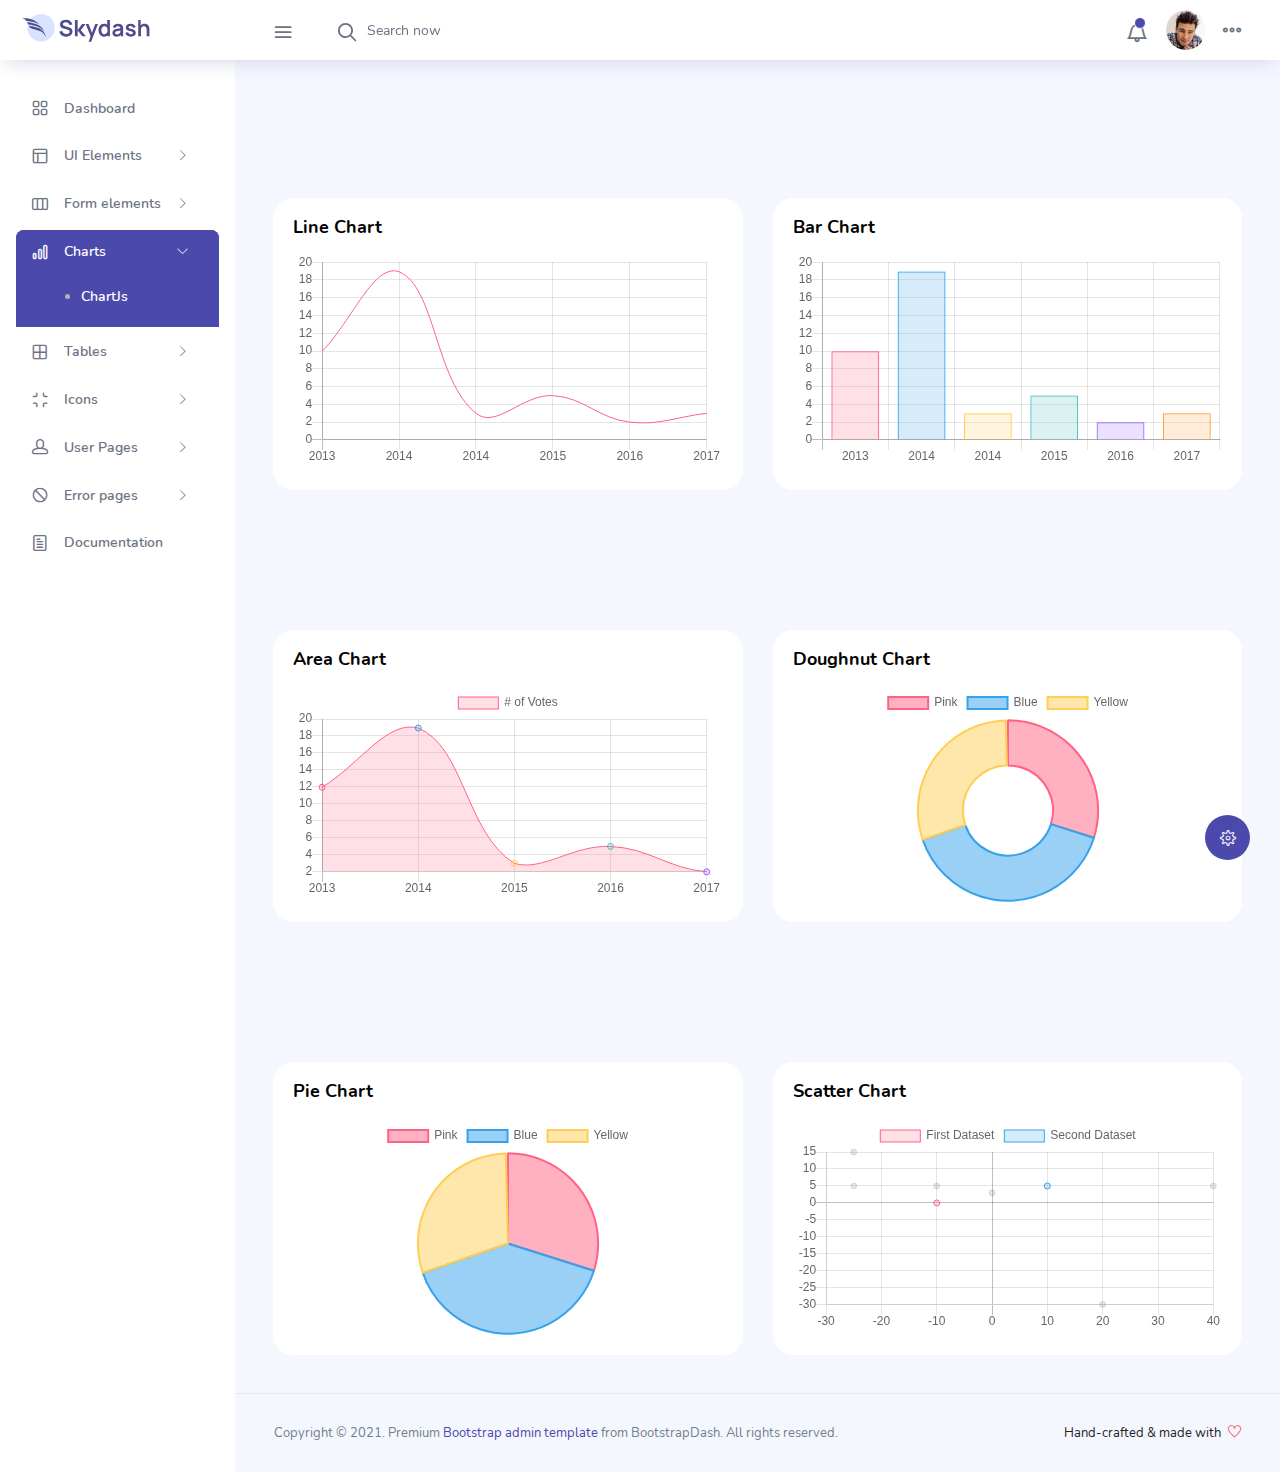
<file: static/pages/charts/chartjs.html>
<!DOCTYPE html>
<html lang="en">

<head>
  <!-- Required meta tags -->
  <meta charset="utf-8">
  <meta name="viewport" content="width=device-width, initial-scale=1, shrink-to-fit=no">
  <title>Skydash Admin</title>
  <!-- plugins:css -->
  <link rel="stylesheet" href="../../vendors/feather/feather.css">
  <link rel="stylesheet" href="../../vendors/ti-icons/css/themify-icons.css">
  <link rel="stylesheet" href="../../vendors/css/vendor.bundle.base.css">
  <!-- endinject -->
  <!-- Plugin css for this page -->
  <!-- End plugin css for this page -->
  <!-- inject:css -->
  <link rel="stylesheet" href="../../css/vertical-layout-light/style.css">
  <!-- endinject -->
  <link rel="shortcut icon" href="../../images/favicon.png" />
</head>

<body>
  <div class="container-scroller">
    <!-- partial:../../partials/_navbar.html -->
    <nav class="navbar col-lg-12 col-12 p-0 fixed-top d-flex flex-row">
      <div class="text-center navbar-brand-wrapper d-flex align-items-center justify-content-center">
        <a class="navbar-brand brand-logo mr-5" href="../../index.html"><img src="../../images/logo.svg" class="mr-2" alt="logo"/></a>
        <a class="navbar-brand brand-logo-mini" href="../../index.html"><img src="../../images/logo-mini.svg" alt="logo"/></a>
      </div>
      <div class="navbar-menu-wrapper d-flex align-items-center justify-content-end">
        <button class="navbar-toggler navbar-toggler align-self-center" type="button" data-toggle="minimize">
          <span class="icon-menu"></span>
        </button>
        <ul class="navbar-nav mr-lg-2">
          <li class="nav-item nav-search d-none d-lg-block">
            <div class="input-group">
              <div class="input-group-prepend hover-cursor" id="navbar-search-icon">
                <span class="input-group-text" id="search">
                  <i class="icon-search"></i>
                </span>
              </div>
              <input type="text" class="form-control" id="navbar-search-input" placeholder="Search now" aria-label="search" aria-describedby="search">
            </div>
          </li>
        </ul>
        <ul class="navbar-nav navbar-nav-right">
          <li class="nav-item dropdown">
            <a class="nav-link count-indicator dropdown-toggle" id="notificationDropdown" href="#" data-toggle="dropdown">
              <i class="icon-bell mx-0"></i>
              <span class="count"></span>
            </a>
            <div class="dropdown-menu dropdown-menu-right navbar-dropdown preview-list" aria-labelledby="notificationDropdown">
              <p class="mb-0 font-weight-normal float-left dropdown-header">Notifications</p>
              <a class="dropdown-item preview-item">
                <div class="preview-thumbnail">
                  <div class="preview-icon bg-success">
                    <i class="ti-info-alt mx-0"></i>
                  </div>
                </div>
                <div class="preview-item-content">
                  <h6 class="preview-subject font-weight-normal">Application Error</h6>
                  <p class="font-weight-light small-text mb-0 text-muted">
                    Just now
                  </p>
                </div>
              </a>
              <a class="dropdown-item preview-item">
                <div class="preview-thumbnail">
                  <div class="preview-icon bg-warning">
                    <i class="ti-settings mx-0"></i>
                  </div>
                </div>
                <div class="preview-item-content">
                  <h6 class="preview-subject font-weight-normal">Settings</h6>
                  <p class="font-weight-light small-text mb-0 text-muted">
                    Private message
                  </p>
                </div>
              </a>
              <a class="dropdown-item preview-item">
                <div class="preview-thumbnail">
                  <div class="preview-icon bg-info">
                    <i class="ti-user mx-0"></i>
                  </div>
                </div>
                <div class="preview-item-content">
                  <h6 class="preview-subject font-weight-normal">New user registration</h6>
                  <p class="font-weight-light small-text mb-0 text-muted">
                    2 days ago
                  </p>
                </div>
              </a>
            </div>
          </li>
          <li class="nav-item nav-profile dropdown">
            <a class="nav-link dropdown-toggle" href="#" data-toggle="dropdown" id="profileDropdown">
              <img src="../../images/faces/face28.jpg" alt="profile"/>
            </a>
            <div class="dropdown-menu dropdown-menu-right navbar-dropdown" aria-labelledby="profileDropdown">
              <a class="dropdown-item">
                <i class="ti-settings text-primary"></i>
                Settings
              </a>
              <a class="dropdown-item">
                <i class="ti-power-off text-primary"></i>
                Logout
              </a>
            </div>
          </li>
          <li class="nav-item nav-settings d-none d-lg-flex">
            <a class="nav-link" href="#">
              <i class="icon-ellipsis"></i>
            </a>
          </li>
        </ul>
        <button class="navbar-toggler navbar-toggler-right d-lg-none align-self-center" type="button" data-toggle="offcanvas">
          <span class="icon-menu"></span>
        </button>
      </div>
    </nav>
    <!-- partial -->
    <div class="container-fluid page-body-wrapper">
      <!-- partial:../../partials/_settings-panel.html -->
      <div class="theme-setting-wrapper">
        <div id="settings-trigger"><i class="ti-settings"></i></div>
        <div id="theme-settings" class="settings-panel">
          <i class="settings-close ti-close"></i>
          <p class="settings-heading">SIDEBAR SKINS</p>
          <div class="sidebar-bg-options selected" id="sidebar-light-theme"><div class="img-ss rounded-circle bg-light border mr-3"></div>Light</div>
          <div class="sidebar-bg-options" id="sidebar-dark-theme"><div class="img-ss rounded-circle bg-dark border mr-3"></div>Dark</div>
          <p class="settings-heading mt-2">HEADER SKINS</p>
          <div class="color-tiles mx-0 px-4">
            <div class="tiles success"></div>
            <div class="tiles warning"></div>
            <div class="tiles danger"></div>
            <div class="tiles info"></div>
            <div class="tiles dark"></div>
            <div class="tiles default"></div>
          </div>
        </div>
      </div>
      <div id="right-sidebar" class="settings-panel">
        <i class="settings-close ti-close"></i>
        <ul class="nav nav-tabs border-top" id="setting-panel" role="tablist">
          <li class="nav-item">
            <a class="nav-link active" id="todo-tab" data-toggle="tab" href="#todo-section" role="tab" aria-controls="todo-section" aria-expanded="true">TO DO LIST</a>
          </li>
          <li class="nav-item">
            <a class="nav-link" id="chats-tab" data-toggle="tab" href="#chats-section" role="tab" aria-controls="chats-section">CHATS</a>
          </li>
        </ul>
        <div class="tab-content" id="setting-content">
          <div class="tab-pane fade show active scroll-wrapper" id="todo-section" role="tabpanel" aria-labelledby="todo-section">
            <div class="add-items d-flex px-3 mb-0">
              <form class="form w-100">
                <div class="form-group d-flex">
                  <input type="text" class="form-control todo-list-input" placeholder="Add To-do">
                  <button type="submit" class="add btn btn-primary todo-list-add-btn" id="add-task">Add</button>
                </div>
              </form>
            </div>
            <div class="list-wrapper px-3">
              <ul class="d-flex flex-column-reverse todo-list">
                <li>
                  <div class="form-check">
                    <label class="form-check-label">
                      <input class="checkbox" type="checkbox">
                      Team review meeting at 3.00 PM
                    </label>
                  </div>
                  <i class="remove ti-close"></i>
                </li>
                <li>
                  <div class="form-check">
                    <label class="form-check-label">
                      <input class="checkbox" type="checkbox">
                      Prepare for presentation
                    </label>
                  </div>
                  <i class="remove ti-close"></i>
                </li>
                <li>
                  <div class="form-check">
                    <label class="form-check-label">
                      <input class="checkbox" type="checkbox">
                      Resolve all the low priority tickets due today
                    </label>
                  </div>
                  <i class="remove ti-close"></i>
                </li>
                <li class="completed">
                  <div class="form-check">
                    <label class="form-check-label">
                      <input class="checkbox" type="checkbox" checked>
                      Schedule meeting for next week
                    </label>
                  </div>
                  <i class="remove ti-close"></i>
                </li>
                <li class="completed">
                  <div class="form-check">
                    <label class="form-check-label">
                      <input class="checkbox" type="checkbox" checked>
                      Project review
                    </label>
                  </div>
                  <i class="remove ti-close"></i>
                </li>
              </ul>
            </div>
            <h4 class="px-3 text-muted mt-5 font-weight-light mb-0">Events</h4>
            <div class="events pt-4 px-3">
              <div class="wrapper d-flex mb-2">
                <i class="ti-control-record text-primary mr-2"></i>
                <span>Feb 11 2018</span>
              </div>
              <p class="mb-0 font-weight-thin text-gray">Creating component page build a js</p>
              <p class="text-gray mb-0">The total number of sessions</p>
            </div>
            <div class="events pt-4 px-3">
              <div class="wrapper d-flex mb-2">
                <i class="ti-control-record text-primary mr-2"></i>
                <span>Feb 7 2018</span>
              </div>
              <p class="mb-0 font-weight-thin text-gray">Meeting with Alisa</p>
              <p class="text-gray mb-0 ">Call Sarah Graves</p>
            </div>
          </div>
          <!-- To do section tab ends -->
          <div class="tab-pane fade" id="chats-section" role="tabpanel" aria-labelledby="chats-section">
            <div class="d-flex align-items-center justify-content-between border-bottom">
              <p class="settings-heading border-top-0 mb-3 pl-3 pt-0 border-bottom-0 pb-0">Friends</p>
              <small class="settings-heading border-top-0 mb-3 pt-0 border-bottom-0 pb-0 pr-3 font-weight-normal">See All</small>
            </div>
            <ul class="chat-list">
              <li class="list active">
                <div class="profile"><img src="../../images/faces/face1.jpg" alt="image"><span class="online"></span></div>
                <div class="info">
                  <p>Thomas Douglas</p>
                  <p>Available</p>
                </div>
                <small class="text-muted my-auto">19 min</small>
              </li>
              <li class="list">
                <div class="profile"><img src="../../images/faces/face2.jpg" alt="image"><span class="offline"></span></div>
                <div class="info">
                  <div class="wrapper d-flex">
                    <p>Catherine</p>
                  </div>
                  <p>Away</p>
                </div>
                <div class="badge badge-success badge-pill my-auto mx-2">4</div>
                <small class="text-muted my-auto">23 min</small>
              </li>
              <li class="list">
                <div class="profile"><img src="../../images/faces/face3.jpg" alt="image"><span class="online"></span></div>
                <div class="info">
                  <p>Daniel Russell</p>
                  <p>Available</p>
                </div>
                <small class="text-muted my-auto">14 min</small>
              </li>
              <li class="list">
                <div class="profile"><img src="../../images/faces/face4.jpg" alt="image"><span class="offline"></span></div>
                <div class="info">
                  <p>James Richardson</p>
                  <p>Away</p>
                </div>
                <small class="text-muted my-auto">2 min</small>
              </li>
              <li class="list">
                <div class="profile"><img src="../../images/faces/face5.jpg" alt="image"><span class="online"></span></div>
                <div class="info">
                  <p>Madeline Kennedy</p>
                  <p>Available</p>
                </div>
                <small class="text-muted my-auto">5 min</small>
              </li>
              <li class="list">
                <div class="profile"><img src="../../images/faces/face6.jpg" alt="image"><span class="online"></span></div>
                <div class="info">
                  <p>Sarah Graves</p>
                  <p>Available</p>
                </div>
                <small class="text-muted my-auto">47 min</small>
              </li>
            </ul>
          </div>
          <!-- chat tab ends -->
        </div>
      </div>
      <!-- partial -->
      <!-- partial:../../partials/_sidebar.html -->
      <nav class="sidebar sidebar-offcanvas" id="sidebar">
        <ul class="nav">
          <li class="nav-item">
            <a class="nav-link" href="../../index.html">
              <i class="icon-grid menu-icon"></i>
              <span class="menu-title">Dashboard</span>
            </a>
          </li>
          <li class="nav-item">
            <a class="nav-link" data-toggle="collapse" href="#ui-basic" aria-expanded="false" aria-controls="ui-basic">
              <i class="icon-layout menu-icon"></i>
              <span class="menu-title">UI Elements</span>
              <i class="menu-arrow"></i>
            </a>
            <div class="collapse" id="ui-basic">
              <ul class="nav flex-column sub-menu">
                <li class="nav-item"> <a class="nav-link" href="../../pages/ui-features/buttons.html">Buttons</a></li>
                <li class="nav-item"> <a class="nav-link" href="../../pages/ui-features/dropdowns.html">Dropdowns</a></li>
                <li class="nav-item"> <a class="nav-link" href="../../pages/ui-features/typography.html">Typography</a></li>
              </ul>
            </div>
          </li>
          <li class="nav-item">
            <a class="nav-link" data-toggle="collapse" href="#form-elements" aria-expanded="false" aria-controls="form-elements">
              <i class="icon-columns menu-icon"></i>
              <span class="menu-title">Form elements</span>
              <i class="menu-arrow"></i>
            </a>
            <div class="collapse" id="form-elements">
              <ul class="nav flex-column sub-menu">
                <li class="nav-item"><a class="nav-link" href="../../pages/forms/basic_elements.html">Basic Elements</a></li>
              </ul>
            </div>
          </li>
          <li class="nav-item">
            <a class="nav-link" data-toggle="collapse" href="#charts" aria-expanded="false" aria-controls="charts">
              <i class="icon-bar-graph menu-icon"></i>
              <span class="menu-title">Charts</span>
              <i class="menu-arrow"></i>
            </a>
            <div class="collapse" id="charts">
              <ul class="nav flex-column sub-menu">
                <li class="nav-item"> <a class="nav-link" href="../../pages/charts/chartjs.html">ChartJs</a></li>
              </ul>
            </div>
          </li>
          <li class="nav-item">
            <a class="nav-link" data-toggle="collapse" href="#tables" aria-expanded="false" aria-controls="tables">
              <i class="icon-grid-2 menu-icon"></i>
              <span class="menu-title">Tables</span>
              <i class="menu-arrow"></i>
            </a>
            <div class="collapse" id="tables">
              <ul class="nav flex-column sub-menu">
                <li class="nav-item"> <a class="nav-link" href="../../pages/tables/basic-table.html">Basic table</a></li>
              </ul>
            </div>
          </li>
          <li class="nav-item">
            <a class="nav-link" data-toggle="collapse" href="#icons" aria-expanded="false" aria-controls="icons">
              <i class="icon-contract menu-icon"></i>
              <span class="menu-title">Icons</span>
              <i class="menu-arrow"></i>
            </a>
            <div class="collapse" id="icons">
              <ul class="nav flex-column sub-menu">
                <li class="nav-item"> <a class="nav-link" href="../../pages/icons/mdi.html">Mdi icons</a></li>
              </ul>
            </div>
          </li>
          <li class="nav-item">
            <a class="nav-link" data-toggle="collapse" href="#auth" aria-expanded="false" aria-controls="auth">
              <i class="icon-head menu-icon"></i>
              <span class="menu-title">User Pages</span>
              <i class="menu-arrow"></i>
            </a>
            <div class="collapse" id="auth">
              <ul class="nav flex-column sub-menu">
                <li class="nav-item"> <a class="nav-link" href="../../pages/samples/login.html"> Login </a></li>
                <li class="nav-item"> <a class="nav-link" href="../../pages/samples/register.html"> Register </a></li>
              </ul>
            </div>
          </li>
          <li class="nav-item">
            <a class="nav-link" data-toggle="collapse" href="#error" aria-expanded="false" aria-controls="error">
              <i class="icon-ban menu-icon"></i>
              <span class="menu-title">Error pages</span>
              <i class="menu-arrow"></i>
            </a>
            <div class="collapse" id="error">
              <ul class="nav flex-column sub-menu">
                <li class="nav-item"> <a class="nav-link" href="../../pages/samples/error-404.html"> 404 </a></li>
                <li class="nav-item"> <a class="nav-link" href="../../pages/samples/error-500.html"> 500 </a></li>
              </ul>
            </div>
          </li>
          <li class="nav-item">
            <a class="nav-link" href="../../pages/documentation/documentation.html">
              <i class="icon-paper menu-icon"></i>
              <span class="menu-title">Documentation</span>
            </a>
          </li>
        </ul>
      </nav>
      <!-- partial -->
      <div class="main-panel">
        <div class="content-wrapper">
          <div class="row">
            <div class="col-lg-6 grid-margin stretch-card">
              <div class="card">
                <div class="card-body">
                  <h4 class="card-title">Line chart</h4>
                  <canvas id="lineChart"></canvas>
                </div>
              </div>
            </div>
            <div class="col-lg-6 grid-margin stretch-card">
              <div class="card">
                <div class="card-body">
                  <h4 class="card-title">Bar chart</h4>
                  <canvas id="barChart"></canvas>
                </div>
              </div>
            </div>
          </div>
          <div class="row">
            <div class="col-lg-6 grid-margin stretch-card">
              <div class="card">
                <div class="card-body">
                  <h4 class="card-title">Area chart</h4>
                  <canvas id="areaChart"></canvas>
                </div>
              </div>
            </div>
            <div class="col-lg-6 grid-margin stretch-card">
              <div class="card">
                <div class="card-body">
                  <h4 class="card-title">Doughnut chart</h4>
                  <canvas id="doughnutChart"></canvas>
                </div>
              </div>
            </div>
          </div>
          <div class="row">
            <div class="col-lg-6 grid-margin grid-margin-lg-0 stretch-card">
              <div class="card">
                <div class="card-body">
                  <h4 class="card-title">Pie chart</h4>
                  <canvas id="pieChart"></canvas>
                </div>
              </div>
            </div>
            <div class="col-lg-6 grid-margin grid-margin-lg-0 stretch-card">
              <div class="card">
                <div class="card-body">
                  <h4 class="card-title">Scatter chart</h4>
                  <canvas id="scatterChart"></canvas>
                </div>
              </div>
            </div>
          </div>
        </div>
        <!-- content-wrapper ends -->
        <!-- partial:../../partials/_footer.html -->
        <footer class="footer">
          <div class="d-sm-flex justify-content-center justify-content-sm-between">
            <span class="text-muted text-center text-sm-left d-block d-sm-inline-block">Copyright © 2021.  Premium <a href="https://www.bootstrapdash.com/" target="_blank">Bootstrap admin template</a> from BootstrapDash. All rights reserved.</span>
            <span class="float-none float-sm-right d-block mt-1 mt-sm-0 text-center">Hand-crafted & made with <i class="ti-heart text-danger ml-1"></i></span>
          </div>
        </footer>
        <!-- partial -->
      </div>
      <!-- main-panel ends -->
    </div>
    <!-- page-body-wrapper ends -->
  </div>
  <!-- container-scroller -->
  <!-- plugins:js -->
  <script src="../../vendors/js/vendor.bundle.base.js"></script>
  <!-- endinject -->
  <!-- Plugin js for this page -->
  <script src="../../vendors/chart.js/Chart.min.js"></script>
  <!-- End plugin js for this page -->
  <!-- inject:js -->
  <script src="../../js/off-canvas.js"></script>
  <script src="../../js/hoverable-collapse.js"></script>
  <script src="../../js/template.js"></script>
  <script src="../../js/settings.js"></script>
  <script src="../../js/todolist.js"></script>
  <!-- endinject -->
  <!-- Custom js for this page-->
  <script src="../../js/chart.js"></script>
  <!-- End custom js for this page-->
</body>

</html>
</file>
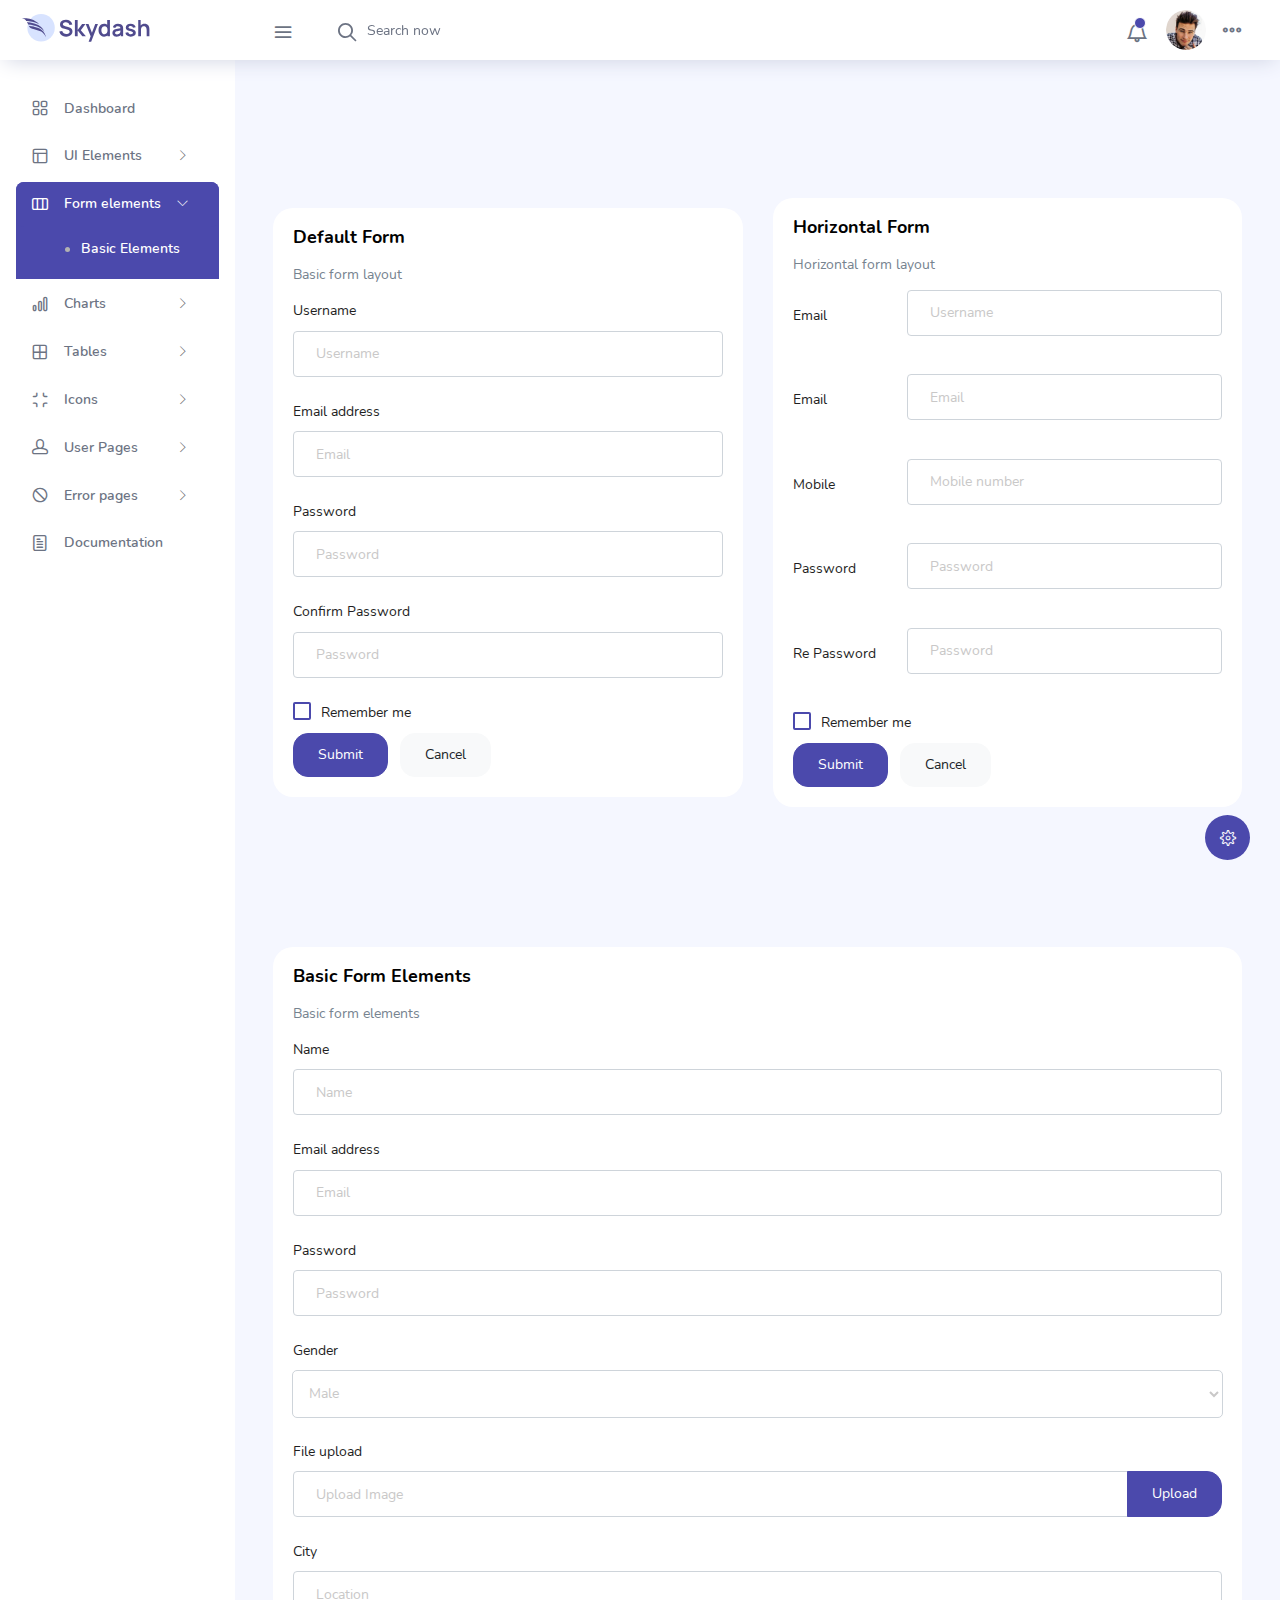
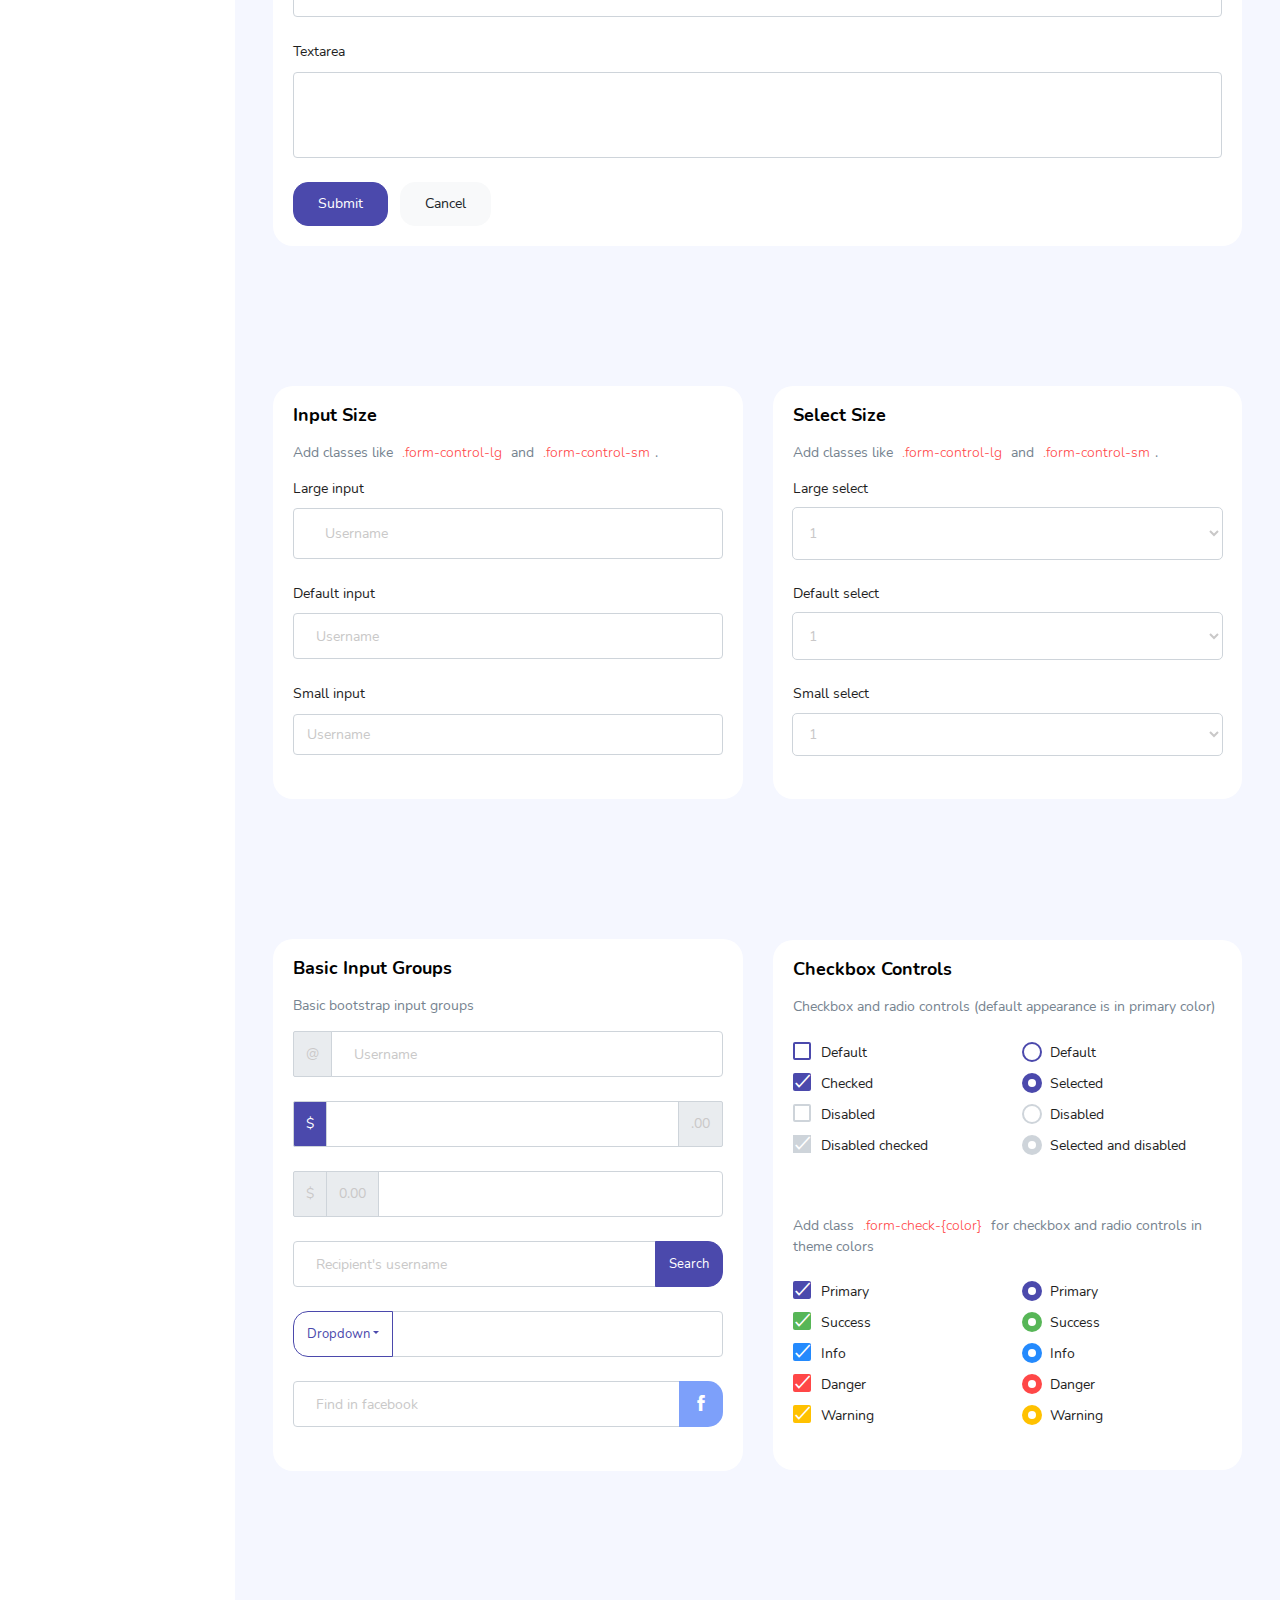
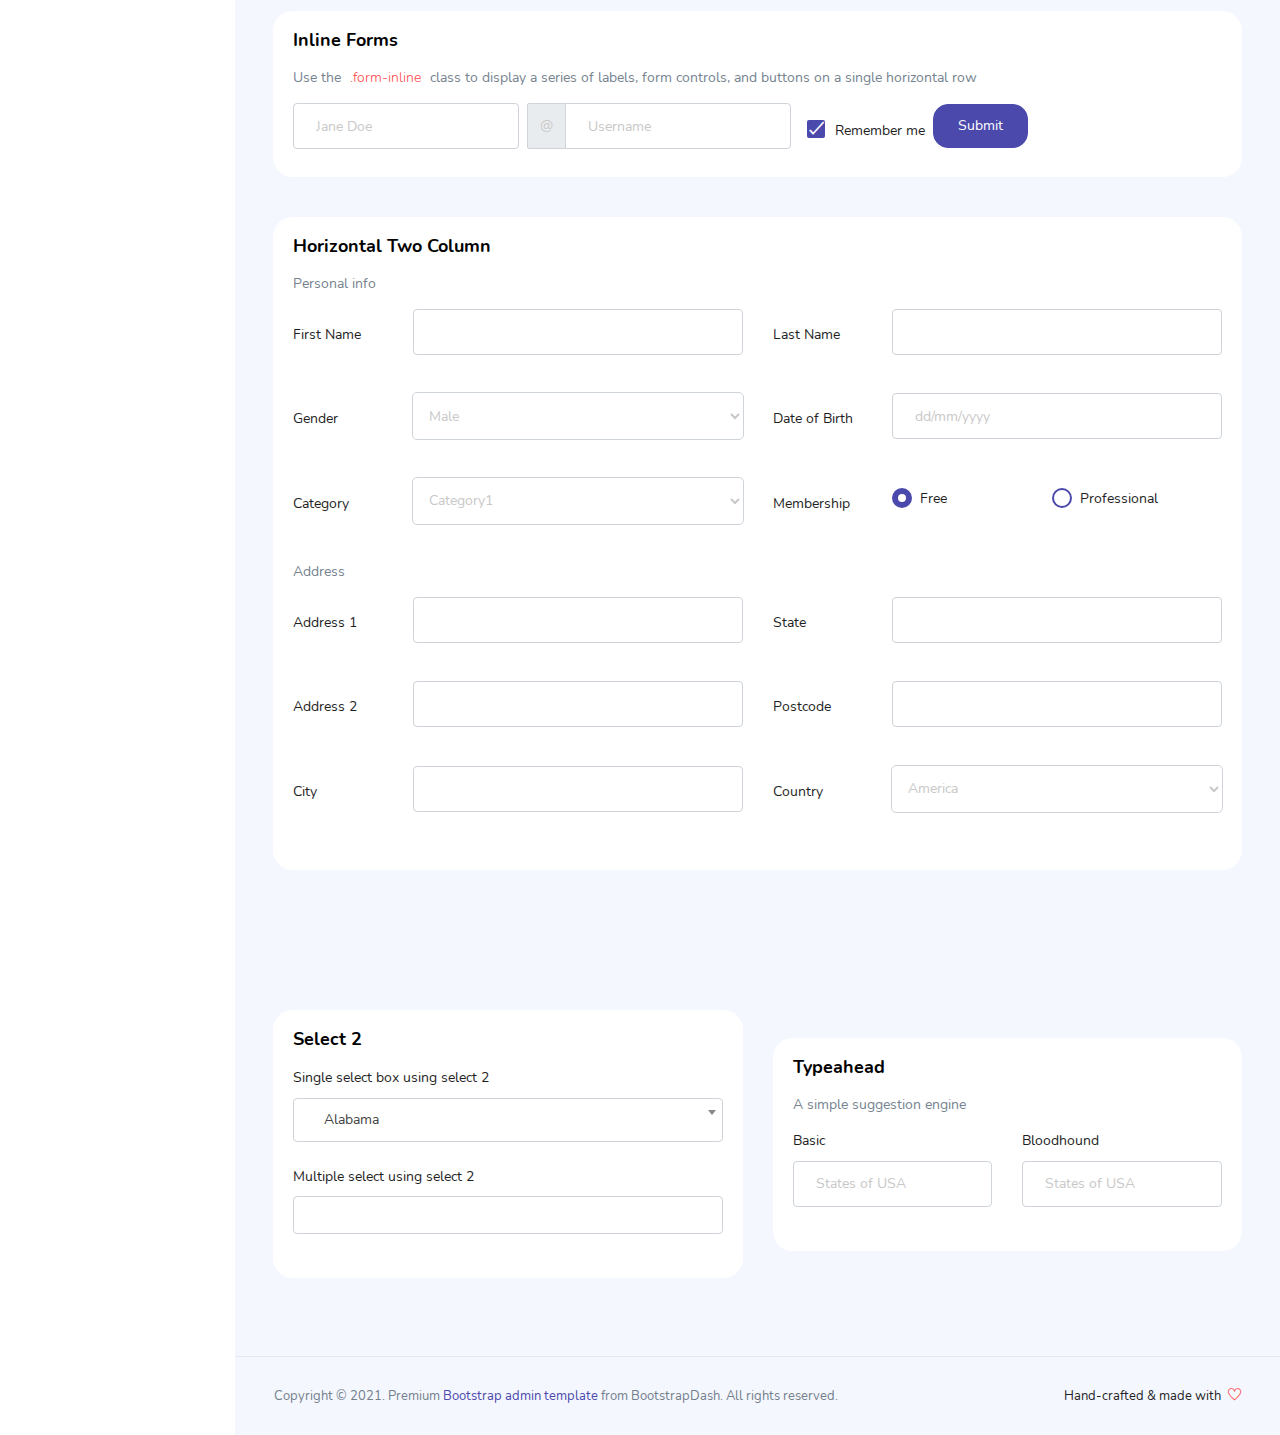
<file: static/pages/forms/basic_elements.html>
<!DOCTYPE html>
<html lang="en">

<head>
  <!-- Required meta tags -->
  <meta charset="utf-8">
  <meta name="viewport" content="width=device-width, initial-scale=1, shrink-to-fit=no">
  <title>Skydash Admin</title>
  <!-- plugins:css -->
  <link rel="stylesheet" href="../../vendors/feather/feather.css">
  <link rel="stylesheet" href="../../vendors/ti-icons/css/themify-icons.css">
  <link rel="stylesheet" href="../../vendors/css/vendor.bundle.base.css">
  <!-- endinject -->
  <!-- Plugin css for this page -->
  <link rel="stylesheet" href="../../vendors/select2/select2.min.css">
  <link rel="stylesheet" href="../../vendors/select2-bootstrap-theme/select2-bootstrap.min.css">
  <!-- End plugin css for this page -->
  <!-- inject:css -->
  <link rel="stylesheet" href="../../css/vertical-layout-light/style.css">
  <!-- endinject -->
  <link rel="shortcut icon" href="../../images/favicon.png" />
</head>

<body>
  <div class="container-scroller">
    <!-- partial:../../partials/_navbar.html -->
    <nav class="navbar col-lg-12 col-12 p-0 fixed-top d-flex flex-row">
      <div class="text-center navbar-brand-wrapper d-flex align-items-center justify-content-center">
        <a class="navbar-brand brand-logo mr-5" href="../../index.html"><img src="../../images/logo.svg" class="mr-2" alt="logo"/></a>
        <a class="navbar-brand brand-logo-mini" href="../../index.html"><img src="../../images/logo-mini.svg" alt="logo"/></a>
      </div>
      <div class="navbar-menu-wrapper d-flex align-items-center justify-content-end">
        <button class="navbar-toggler navbar-toggler align-self-center" type="button" data-toggle="minimize">
          <span class="icon-menu"></span>
        </button>
        <ul class="navbar-nav mr-lg-2">
          <li class="nav-item nav-search d-none d-lg-block">
            <div class="input-group">
              <div class="input-group-prepend hover-cursor" id="navbar-search-icon">
                <span class="input-group-text" id="search">
                  <i class="icon-search"></i>
                </span>
              </div>
              <input type="text" class="form-control" id="navbar-search-input" placeholder="Search now" aria-label="search" aria-describedby="search">
            </div>
          </li>
        </ul>
        <ul class="navbar-nav navbar-nav-right">
          <li class="nav-item dropdown">
            <a class="nav-link count-indicator dropdown-toggle" id="notificationDropdown" href="#" data-toggle="dropdown">
              <i class="icon-bell mx-0"></i>
              <span class="count"></span>
            </a>
            <div class="dropdown-menu dropdown-menu-right navbar-dropdown preview-list" aria-labelledby="notificationDropdown">
              <p class="mb-0 font-weight-normal float-left dropdown-header">Notifications</p>
              <a class="dropdown-item preview-item">
                <div class="preview-thumbnail">
                  <div class="preview-icon bg-success">
                    <i class="ti-info-alt mx-0"></i>
                  </div>
                </div>
                <div class="preview-item-content">
                  <h6 class="preview-subject font-weight-normal">Application Error</h6>
                  <p class="font-weight-light small-text mb-0 text-muted">
                    Just now
                  </p>
                </div>
              </a>
              <a class="dropdown-item preview-item">
                <div class="preview-thumbnail">
                  <div class="preview-icon bg-warning">
                    <i class="ti-settings mx-0"></i>
                  </div>
                </div>
                <div class="preview-item-content">
                  <h6 class="preview-subject font-weight-normal">Settings</h6>
                  <p class="font-weight-light small-text mb-0 text-muted">
                    Private message
                  </p>
                </div>
              </a>
              <a class="dropdown-item preview-item">
                <div class="preview-thumbnail">
                  <div class="preview-icon bg-info">
                    <i class="ti-user mx-0"></i>
                  </div>
                </div>
                <div class="preview-item-content">
                  <h6 class="preview-subject font-weight-normal">New user registration</h6>
                  <p class="font-weight-light small-text mb-0 text-muted">
                    2 days ago
                  </p>
                </div>
              </a>
            </div>
          </li>
          <li class="nav-item nav-profile dropdown">
            <a class="nav-link dropdown-toggle" href="#" data-toggle="dropdown" id="profileDropdown">
              <img src="../../images/faces/face28.jpg" alt="profile"/>
            </a>
            <div class="dropdown-menu dropdown-menu-right navbar-dropdown" aria-labelledby="profileDropdown">
              <a class="dropdown-item">
                <i class="ti-settings text-primary"></i>
                Settings
              </a>
              <a class="dropdown-item">
                <i class="ti-power-off text-primary"></i>
                Logout
              </a>
            </div>
          </li>
          <li class="nav-item nav-settings d-none d-lg-flex">
            <a class="nav-link" href="#">
              <i class="icon-ellipsis"></i>
            </a>
          </li>
        </ul>
        <button class="navbar-toggler navbar-toggler-right d-lg-none align-self-center" type="button" data-toggle="offcanvas">
          <span class="icon-menu"></span>
        </button>
      </div>
    </nav>
    <!-- partial -->
    <div class="container-fluid page-body-wrapper">
      <!-- partial:../../partials/_settings-panel.html -->
      <div class="theme-setting-wrapper">
        <div id="settings-trigger"><i class="ti-settings"></i></div>
        <div id="theme-settings" class="settings-panel">
          <i class="settings-close ti-close"></i>
          <p class="settings-heading">SIDEBAR SKINS</p>
          <div class="sidebar-bg-options selected" id="sidebar-light-theme"><div class="img-ss rounded-circle bg-light border mr-3"></div>Light</div>
          <div class="sidebar-bg-options" id="sidebar-dark-theme"><div class="img-ss rounded-circle bg-dark border mr-3"></div>Dark</div>
          <p class="settings-heading mt-2">HEADER SKINS</p>
          <div class="color-tiles mx-0 px-4">
            <div class="tiles success"></div>
            <div class="tiles warning"></div>
            <div class="tiles danger"></div>
            <div class="tiles info"></div>
            <div class="tiles dark"></div>
            <div class="tiles default"></div>
          </div>
        </div>
      </div>
      <div id="right-sidebar" class="settings-panel">
        <i class="settings-close ti-close"></i>
        <ul class="nav nav-tabs border-top" id="setting-panel" role="tablist">
          <li class="nav-item">
            <a class="nav-link active" id="todo-tab" data-toggle="tab" href="#todo-section" role="tab" aria-controls="todo-section" aria-expanded="true">TO DO LIST</a>
          </li>
          <li class="nav-item">
            <a class="nav-link" id="chats-tab" data-toggle="tab" href="#chats-section" role="tab" aria-controls="chats-section">CHATS</a>
          </li>
        </ul>
        <div class="tab-content" id="setting-content">
          <div class="tab-pane fade show active scroll-wrapper" id="todo-section" role="tabpanel" aria-labelledby="todo-section">
            <div class="add-items d-flex px-3 mb-0">
              <form class="form w-100">
                <div class="form-group d-flex">
                  <input type="text" class="form-control todo-list-input" placeholder="Add To-do">
                  <button type="submit" class="add btn btn-primary todo-list-add-btn" id="add-task">Add</button>
                </div>
              </form>
            </div>
            <div class="list-wrapper px-3">
              <ul class="d-flex flex-column-reverse todo-list">
                <li>
                  <div class="form-check">
                    <label class="form-check-label">
                      <input class="checkbox" type="checkbox">
                      Team review meeting at 3.00 PM
                    </label>
                  </div>
                  <i class="remove ti-close"></i>
                </li>
                <li>
                  <div class="form-check">
                    <label class="form-check-label">
                      <input class="checkbox" type="checkbox">
                      Prepare for presentation
                    </label>
                  </div>
                  <i class="remove ti-close"></i>
                </li>
                <li>
                  <div class="form-check">
                    <label class="form-check-label">
                      <input class="checkbox" type="checkbox">
                      Resolve all the low priority tickets due today
                    </label>
                  </div>
                  <i class="remove ti-close"></i>
                </li>
                <li class="completed">
                  <div class="form-check">
                    <label class="form-check-label">
                      <input class="checkbox" type="checkbox" checked>
                      Schedule meeting for next week
                    </label>
                  </div>
                  <i class="remove ti-close"></i>
                </li>
                <li class="completed">
                  <div class="form-check">
                    <label class="form-check-label">
                      <input class="checkbox" type="checkbox" checked>
                      Project review
                    </label>
                  </div>
                  <i class="remove ti-close"></i>
                </li>
              </ul>
            </div>
            <h4 class="px-3 text-muted mt-5 font-weight-light mb-0">Events</h4>
            <div class="events pt-4 px-3">
              <div class="wrapper d-flex mb-2">
                <i class="ti-control-record text-primary mr-2"></i>
                <span>Feb 11 2018</span>
              </div>
              <p class="mb-0 font-weight-thin text-gray">Creating component page build a js</p>
              <p class="text-gray mb-0">The total number of sessions</p>
            </div>
            <div class="events pt-4 px-3">
              <div class="wrapper d-flex mb-2">
                <i class="ti-control-record text-primary mr-2"></i>
                <span>Feb 7 2018</span>
              </div>
              <p class="mb-0 font-weight-thin text-gray">Meeting with Alisa</p>
              <p class="text-gray mb-0 ">Call Sarah Graves</p>
            </div>
          </div>
          <!-- To do section tab ends -->
          <div class="tab-pane fade" id="chats-section" role="tabpanel" aria-labelledby="chats-section">
            <div class="d-flex align-items-center justify-content-between border-bottom">
              <p class="settings-heading border-top-0 mb-3 pl-3 pt-0 border-bottom-0 pb-0">Friends</p>
              <small class="settings-heading border-top-0 mb-3 pt-0 border-bottom-0 pb-0 pr-3 font-weight-normal">See All</small>
            </div>
            <ul class="chat-list">
              <li class="list active">
                <div class="profile"><img src="../../images/faces/face1.jpg" alt="image"><span class="online"></span></div>
                <div class="info">
                  <p>Thomas Douglas</p>
                  <p>Available</p>
                </div>
                <small class="text-muted my-auto">19 min</small>
              </li>
              <li class="list">
                <div class="profile"><img src="../../images/faces/face2.jpg" alt="image"><span class="offline"></span></div>
                <div class="info">
                  <div class="wrapper d-flex">
                    <p>Catherine</p>
                  </div>
                  <p>Away</p>
                </div>
                <div class="badge badge-success badge-pill my-auto mx-2">4</div>
                <small class="text-muted my-auto">23 min</small>
              </li>
              <li class="list">
                <div class="profile"><img src="../../images/faces/face3.jpg" alt="image"><span class="online"></span></div>
                <div class="info">
                  <p>Daniel Russell</p>
                  <p>Available</p>
                </div>
                <small class="text-muted my-auto">14 min</small>
              </li>
              <li class="list">
                <div class="profile"><img src="../../images/faces/face4.jpg" alt="image"><span class="offline"></span></div>
                <div class="info">
                  <p>James Richardson</p>
                  <p>Away</p>
                </div>
                <small class="text-muted my-auto">2 min</small>
              </li>
              <li class="list">
                <div class="profile"><img src="../../images/faces/face5.jpg" alt="image"><span class="online"></span></div>
                <div class="info">
                  <p>Madeline Kennedy</p>
                  <p>Available</p>
                </div>
                <small class="text-muted my-auto">5 min</small>
              </li>
              <li class="list">
                <div class="profile"><img src="../../images/faces/face6.jpg" alt="image"><span class="online"></span></div>
                <div class="info">
                  <p>Sarah Graves</p>
                  <p>Available</p>
                </div>
                <small class="text-muted my-auto">47 min</small>
              </li>
            </ul>
          </div>
          <!-- chat tab ends -->
        </div>
      </div>
      <!-- partial -->
      <!-- partial:../../partials/_sidebar.html -->
      <nav class="sidebar sidebar-offcanvas" id="sidebar">
        <ul class="nav">
          <li class="nav-item">
            <a class="nav-link" href="../../index.html">
              <i class="icon-grid menu-icon"></i>
              <span class="menu-title">Dashboard</span>
            </a>
          </li>
          <li class="nav-item">
            <a class="nav-link" data-toggle="collapse" href="#ui-basic" aria-expanded="false" aria-controls="ui-basic">
              <i class="icon-layout menu-icon"></i>
              <span class="menu-title">UI Elements</span>
              <i class="menu-arrow"></i>
            </a>
            <div class="collapse" id="ui-basic">
              <ul class="nav flex-column sub-menu">
                <li class="nav-item"> <a class="nav-link" href="../../pages/ui-features/buttons.html">Buttons</a></li>
                <li class="nav-item"> <a class="nav-link" href="../../pages/ui-features/dropdowns.html">Dropdowns</a></li>
                <li class="nav-item"> <a class="nav-link" href="../../pages/ui-features/typography.html">Typography</a></li>
              </ul>
            </div>
          </li>
          <li class="nav-item">
            <a class="nav-link" data-toggle="collapse" href="#form-elements" aria-expanded="false" aria-controls="form-elements">
              <i class="icon-columns menu-icon"></i>
              <span class="menu-title">Form elements</span>
              <i class="menu-arrow"></i>
            </a>
            <div class="collapse" id="form-elements">
              <ul class="nav flex-column sub-menu">
                <li class="nav-item"><a class="nav-link" href="../../pages/forms/basic_elements.html">Basic Elements</a></li>
              </ul>
            </div>
          </li>
          <li class="nav-item">
            <a class="nav-link" data-toggle="collapse" href="#charts" aria-expanded="false" aria-controls="charts">
              <i class="icon-bar-graph menu-icon"></i>
              <span class="menu-title">Charts</span>
              <i class="menu-arrow"></i>
            </a>
            <div class="collapse" id="charts">
              <ul class="nav flex-column sub-menu">
                <li class="nav-item"> <a class="nav-link" href="../../pages/charts/chartjs.html">ChartJs</a></li>
              </ul>
            </div>
          </li>
          <li class="nav-item">
            <a class="nav-link" data-toggle="collapse" href="#tables" aria-expanded="false" aria-controls="tables">
              <i class="icon-grid-2 menu-icon"></i>
              <span class="menu-title">Tables</span>
              <i class="menu-arrow"></i>
            </a>
            <div class="collapse" id="tables">
              <ul class="nav flex-column sub-menu">
                <li class="nav-item"> <a class="nav-link" href="../../pages/tables/basic-table.html">Basic table</a></li>
              </ul>
            </div>
          </li>
          <li class="nav-item">
            <a class="nav-link" data-toggle="collapse" href="#icons" aria-expanded="false" aria-controls="icons">
              <i class="icon-contract menu-icon"></i>
              <span class="menu-title">Icons</span>
              <i class="menu-arrow"></i>
            </a>
            <div class="collapse" id="icons">
              <ul class="nav flex-column sub-menu">
                <li class="nav-item"> <a class="nav-link" href="../../pages/icons/mdi.html">Mdi icons</a></li>
              </ul>
            </div>
          </li>
          <li class="nav-item">
            <a class="nav-link" data-toggle="collapse" href="#auth" aria-expanded="false" aria-controls="auth">
              <i class="icon-head menu-icon"></i>
              <span class="menu-title">User Pages</span>
              <i class="menu-arrow"></i>
            </a>
            <div class="collapse" id="auth">
              <ul class="nav flex-column sub-menu">
                <li class="nav-item"> <a class="nav-link" href="../../pages/samples/login.html"> Login </a></li>
                <li class="nav-item"> <a class="nav-link" href="../../pages/samples/register.html"> Register </a></li>
              </ul>
            </div>
          </li>
          <li class="nav-item">
            <a class="nav-link" data-toggle="collapse" href="#error" aria-expanded="false" aria-controls="error">
              <i class="icon-ban menu-icon"></i>
              <span class="menu-title">Error pages</span>
              <i class="menu-arrow"></i>
            </a>
            <div class="collapse" id="error">
              <ul class="nav flex-column sub-menu">
                <li class="nav-item"> <a class="nav-link" href="../../pages/samples/error-404.html"> 404 </a></li>
                <li class="nav-item"> <a class="nav-link" href="../../pages/samples/error-500.html"> 500 </a></li>
              </ul>
            </div>
          </li>
          <li class="nav-item">
            <a class="nav-link" href="../../pages/documentation/documentation.html">
              <i class="icon-paper menu-icon"></i>
              <span class="menu-title">Documentation</span>
            </a>
          </li>
        </ul>
      </nav>
      <!-- partial -->
      <div class="main-panel">        
        <div class="content-wrapper">
          <div class="row">
            <div class="col-md-6 grid-margin stretch-card">
              <div class="card">
                <div class="card-body">
                  <h4 class="card-title">Default form</h4>
                  <p class="card-description">
                    Basic form layout
                  </p>
                  <form class="forms-sample">
                    <div class="form-group">
                      <label for="exampleInputUsername1">Username</label>
                      <input type="text" class="form-control" id="exampleInputUsername1" placeholder="Username">
                    </div>
                    <div class="form-group">
                      <label for="exampleInputEmail1">Email address</label>
                      <input type="email" class="form-control" id="exampleInputEmail1" placeholder="Email">
                    </div>
                    <div class="form-group">
                      <label for="exampleInputPassword1">Password</label>
                      <input type="password" class="form-control" id="exampleInputPassword1" placeholder="Password">
                    </div>
                    <div class="form-group">
                      <label for="exampleInputConfirmPassword1">Confirm Password</label>
                      <input type="password" class="form-control" id="exampleInputConfirmPassword1" placeholder="Password">
                    </div>
                    <div class="form-check form-check-flat form-check-primary">
                      <label class="form-check-label">
                        <input type="checkbox" class="form-check-input">
                        Remember me
                      </label>
                    </div>
                    <button type="submit" class="btn btn-primary mr-2">Submit</button>
                    <button class="btn btn-light">Cancel</button>
                  </form>
                </div>
              </div>
            </div>
            <div class="col-md-6 grid-margin stretch-card">
              <div class="card">
                <div class="card-body">
                  <h4 class="card-title">Horizontal Form</h4>
                  <p class="card-description">
                    Horizontal form layout
                  </p>
                  <form class="forms-sample">
                    <div class="form-group row">
                      <label for="exampleInputUsername2" class="col-sm-3 col-form-label">Email</label>
                      <div class="col-sm-9">
                        <input type="text" class="form-control" id="exampleInputUsername2" placeholder="Username">
                      </div>
                    </div>
                    <div class="form-group row">
                      <label for="exampleInputEmail2" class="col-sm-3 col-form-label">Email</label>
                      <div class="col-sm-9">
                        <input type="email" class="form-control" id="exampleInputEmail2" placeholder="Email">
                      </div>
                    </div>
                    <div class="form-group row">
                      <label for="exampleInputMobile" class="col-sm-3 col-form-label">Mobile</label>
                      <div class="col-sm-9">
                        <input type="text" class="form-control" id="exampleInputMobile" placeholder="Mobile number">
                      </div>
                    </div>
                    <div class="form-group row">
                      <label for="exampleInputPassword2" class="col-sm-3 col-form-label">Password</label>
                      <div class="col-sm-9">
                        <input type="password" class="form-control" id="exampleInputPassword2" placeholder="Password">
                      </div>
                    </div>
                    <div class="form-group row">
                      <label for="exampleInputConfirmPassword2" class="col-sm-3 col-form-label">Re Password</label>
                      <div class="col-sm-9">
                        <input type="password" class="form-control" id="exampleInputConfirmPassword2" placeholder="Password">
                      </div>
                    </div>
                    <div class="form-check form-check-flat form-check-primary">
                      <label class="form-check-label">
                        <input type="checkbox" class="form-check-input">
                        Remember me
                      </label>
                    </div>
                    <button type="submit" class="btn btn-primary mr-2">Submit</button>
                    <button class="btn btn-light">Cancel</button>
                  </form>
                </div>
              </div>
            </div>
            <div class="col-12 grid-margin stretch-card">
              <div class="card">
                <div class="card-body">
                  <h4 class="card-title">Basic form elements</h4>
                  <p class="card-description">
                    Basic form elements
                  </p>
                  <form class="forms-sample">
                    <div class="form-group">
                      <label for="exampleInputName1">Name</label>
                      <input type="text" class="form-control" id="exampleInputName1" placeholder="Name">
                    </div>
                    <div class="form-group">
                      <label for="exampleInputEmail3">Email address</label>
                      <input type="email" class="form-control" id="exampleInputEmail3" placeholder="Email">
                    </div>
                    <div class="form-group">
                      <label for="exampleInputPassword4">Password</label>
                      <input type="password" class="form-control" id="exampleInputPassword4" placeholder="Password">
                    </div>
                    <div class="form-group">
                      <label for="exampleSelectGender">Gender</label>
                        <select class="form-control" id="exampleSelectGender">
                          <option>Male</option>
                          <option>Female</option>
                        </select>
                      </div>
                    <div class="form-group">
                      <label>File upload</label>
                      <input type="file" name="img[]" class="file-upload-default">
                      <div class="input-group col-xs-12">
                        <input type="text" class="form-control file-upload-info" disabled placeholder="Upload Image">
                        <span class="input-group-append">
                          <button class="file-upload-browse btn btn-primary" type="button">Upload</button>
                        </span>
                      </div>
                    </div>
                    <div class="form-group">
                      <label for="exampleInputCity1">City</label>
                      <input type="text" class="form-control" id="exampleInputCity1" placeholder="Location">
                    </div>
                    <div class="form-group">
                      <label for="exampleTextarea1">Textarea</label>
                      <textarea class="form-control" id="exampleTextarea1" rows="4"></textarea>
                    </div>
                    <button type="submit" class="btn btn-primary mr-2">Submit</button>
                    <button class="btn btn-light">Cancel</button>
                  </form>
                </div>
              </div>
            </div>
            <div class="col-md-6 grid-margin stretch-card">
              <div class="card">
                <div class="card-body">
                  <h4 class="card-title">Input size</h4>
                  <p class="card-description">
                    Add classes like <code>.form-control-lg</code> and <code>.form-control-sm</code>.
                  </p>
                  <div class="form-group">
                    <label>Large input</label>
                    <input type="text" class="form-control form-control-lg" placeholder="Username" aria-label="Username">
                  </div>
                  <div class="form-group">
                    <label>Default input</label>
                    <input type="text" class="form-control" placeholder="Username" aria-label="Username">
                  </div>
                  <div class="form-group">
                    <label>Small input</label>
                    <input type="text" class="form-control form-control-sm" placeholder="Username" aria-label="Username">
                  </div>
                </div>
              </div>
            </div>
            <div class="col-md-6 grid-margin stretch-card">
              <div class="card">
                <div class="card-body">
                  <h4 class="card-title">Select size</h4>
                  <p class="card-description">
                    Add classes like <code>.form-control-lg</code> and <code>.form-control-sm</code>.                    
                  </p>
                  <div class="form-group">
                    <label for="exampleFormControlSelect1">Large select</label>
                    <select class="form-control form-control-lg" id="exampleFormControlSelect1">
                      <option>1</option>
                      <option>2</option>
                      <option>3</option>
                      <option>4</option>
                      <option>5</option>
                    </select>
                  </div>
                  <div class="form-group">
                    <label for="exampleFormControlSelect2">Default select</label>
                    <select class="form-control" id="exampleFormControlSelect2">
                      <option>1</option>
                      <option>2</option>
                      <option>3</option>
                      <option>4</option>
                      <option>5</option>
                    </select>
                  </div>
                  <div class="form-group">
                    <label for="exampleFormControlSelect3">Small select</label>
                    <select class="form-control form-control-sm" id="exampleFormControlSelect3">
                      <option>1</option>
                      <option>2</option>
                      <option>3</option>
                      <option>4</option>
                      <option>5</option>
                    </select>
                  </div>
                </div>
              </div>
            </div>
            <div class="col-md-6 grid-margin stretch-card">
              <div class="card">
                <div class="card-body">
                  <h4 class="card-title">Basic input groups</h4>
                  <p class="card-description">
                    Basic bootstrap input groups
                  </p>
                  <div class="form-group">
                    <div class="input-group">
                      <div class="input-group-prepend">
                        <span class="input-group-text">@</span>
                      </div>
                      <input type="text" class="form-control" placeholder="Username" aria-label="Username">
                    </div>
                  </div>
                  <div class="form-group">
                    <div class="input-group">
                      <div class="input-group-prepend">
                        <span class="input-group-text bg-primary text-white">$</span>
                      </div>
                      <input type="text" class="form-control" aria-label="Amount (to the nearest dollar)">
                      <div class="input-group-append">
                        <span class="input-group-text">.00</span>
                      </div>
                    </div>
                  </div>
                  <div class="form-group">
                    <div class="input-group">
                      <div class="input-group-prepend">
                        <span class="input-group-text">$</span>
                      </div>
                      <div class="input-group-prepend">
                        <span class="input-group-text">0.00</span>
                      </div>
                      <input type="text" class="form-control" aria-label="Amount (to the nearest dollar)">
                    </div>
                  </div>
                  <div class="form-group">
                    <div class="input-group">
                      <input type="text" class="form-control" placeholder="Recipient's username" aria-label="Recipient's username">
                      <div class="input-group-append">
                        <button class="btn btn-sm btn-primary" type="button">Search</button>
                      </div>
                    </div>
                  </div>
                  <div class="form-group">
                    <div class="input-group">
                      <div class="input-group-prepend">
                        <button class="btn btn-sm btn-outline-primary dropdown-toggle" type="button" data-toggle="dropdown" aria-haspopup="true" aria-expanded="false">Dropdown</button>
                        <div class="dropdown-menu">
                          <a class="dropdown-item" href="#">Action</a>
                          <a class="dropdown-item" href="#">Another action</a>
                          <a class="dropdown-item" href="#">Something else here</a>
                          <div role="separator" class="dropdown-divider"></div>
                          <a class="dropdown-item" href="#">Separated link</a>
                        </div>
                      </div>
                      <input type="text" class="form-control" aria-label="Text input with dropdown button">
                    </div>
                  </div>
                  <div class="form-group">
                    <div class="input-group">
                      <input type="text" class="form-control" placeholder="Find in facebook" aria-label="Recipient's username">
                      <div class="input-group-append">
                        <button class="btn btn-sm btn-facebook" type="button">
                          <i class="ti-facebook"></i>
                        </button>
                      </div>
                    </div>
                  </div>
                </div>
              </div>
            </div>
            <div class="col-md-6 grid-margin stretch-card">
              <div class="card">
                <div class="card-body">
                  <h4 class="card-title">Checkbox Controls</h4>
                  <p class="card-description">Checkbox and radio controls (default appearance is in primary color)</p>
                  <form>
                    <div class="row">
                      <div class="col-md-6">
                        <div class="form-group">
                          <div class="form-check">
                            <label class="form-check-label">
                              <input type="checkbox" class="form-check-input">
                              Default
                            </label>
                          </div>
                          <div class="form-check">
                            <label class="form-check-label">
                              <input type="checkbox" class="form-check-input" checked>
                              Checked
                            </label>
                          </div>
                          <div class="form-check">
                            <label class="form-check-label">
                              <input type="checkbox" class="form-check-input" disabled>
                              Disabled
                            </label>
                          </div>
                          <div class="form-check">
                            <label class="form-check-label">
                              <input type="checkbox" class="form-check-input" disabled checked>
                              Disabled checked
                            </label>
                          </div>
                        </div>
                      </div>
                      <div class="col-md-6">
                        <div class="form-group">
                          <div class="form-check">
                            <label class="form-check-label">
                              <input type="radio" class="form-check-input" name="optionsRadios" id="optionsRadios1" value="">
                              Default
                            </label>
                          </div>
                          <div class="form-check">
                            <label class="form-check-label">
                              <input type="radio" class="form-check-input" name="optionsRadios" id="optionsRadios2" value="option2" checked>
                              Selected
                            </label>
                          </div>
                          <div class="form-check">
                            <label class="form-check-label">
                              <input type="radio" class="form-check-input" name="optionsRadios2" id="optionsRadios3" value="option3" disabled>
                              Disabled
                            </label>
                          </div>
                          <div class="form-check">
                            <label class="form-check-label">
                              <input type="radio" class="form-check-input" name="optionsRadio2" id="optionsRadios4" value="option4" disabled checked>
                              Selected and disabled
                            </label>
                          </div>
                        </div>
                      </div>
                    </div>
                  </form>
                </div>
                <div class="card-body">
                  <p class="card-description">Add class <code>.form-check-{color}</code> for checkbox and radio controls in theme colors</p>
                  <form>
                    <div class="row">
                      <div class="col-md-6">
                        <div class="form-group">
                          <div class="form-check form-check-primary">
                            <label class="form-check-label">
                              <input type="checkbox" class="form-check-input" checked>
                              Primary
                            </label>
                          </div>
                          <div class="form-check form-check-success">
                            <label class="form-check-label">
                              <input type="checkbox" class="form-check-input" checked>
                              Success
                            </label>
                          </div>
                          <div class="form-check form-check-info">
                            <label class="form-check-label">
                              <input type="checkbox" class="form-check-input" checked>
                              Info
                            </label>
                          </div>
                          <div class="form-check form-check-danger">
                            <label class="form-check-label">
                              <input type="checkbox" class="form-check-input" checked>
                              Danger
                            </label>
                          </div>
                          <div class="form-check form-check-warning">
                            <label class="form-check-label">
                              <input type="checkbox" class="form-check-input" checked>
                              Warning
                            </label>
                          </div>
                        </div>
                      </div>
                      <div class="col-md-6">
                        <div class="form-group">
                          <div class="form-check form-check-primary">
                            <label class="form-check-label">
                              <input type="radio" class="form-check-input" name="ExampleRadio1" id="ExampleRadio1" checked>
                              Primary
                            </label>
                          </div>
                          <div class="form-check form-check-success">
                            <label class="form-check-label">
                              <input type="radio" class="form-check-input" name="ExampleRadio2" id="ExampleRadio2" checked>
                              Success
                            </label>
                          </div>
                          <div class="form-check form-check-info">
                            <label class="form-check-label">
                              <input type="radio" class="form-check-input" name="ExampleRadio3" id="ExampleRadio3" checked>
                              Info
                            </label>
                          </div>
                          <div class="form-check form-check-danger">
                            <label class="form-check-label">
                              <input type="radio" class="form-check-input" name="ExampleRadio4" id="ExampleRadio4" checked>
                              Danger
                            </label>
                          </div>
                          <div class="form-check form-check-warning">
                            <label class="form-check-label">
                              <input type="radio" class="form-check-input" name="ExampleRadio5" id="ExampleRadio5" checked>
                              Warning
                            </label>
                          </div>
                        </div>
                      </div>
                    </div>
                  </form>
                </div>
              </div>
            </div>
            <div class="col-12 grid-margin stretch-card">
              <div class="card">
                <div class="card-body">
                  <h4 class="card-title">Inline forms</h4>
                  <p class="card-description">
                    Use the <code>.form-inline</code> class to display a series of labels, form controls, and buttons on a single horizontal row
                  </p>
                  <form class="form-inline">
                    <label class="sr-only" for="inlineFormInputName2">Name</label>
                    <input type="text" class="form-control mb-2 mr-sm-2" id="inlineFormInputName2" placeholder="Jane Doe">
                  
                    <label class="sr-only" for="inlineFormInputGroupUsername2">Username</label>
                    <div class="input-group mb-2 mr-sm-2">
                      <div class="input-group-prepend">
                        <div class="input-group-text">@</div>
                      </div>
                      <input type="text" class="form-control" id="inlineFormInputGroupUsername2" placeholder="Username">
                    </div>
                    <div class="form-check mx-sm-2">
                      <label class="form-check-label">
                        <input type="checkbox" class="form-check-input" checked>
                        Remember me
                      </label>
                    </div>
                    <button type="submit" class="btn btn-primary mb-2">Submit</button>
                  </form>
                </div>
              </div>
            </div>
            <div class="col-12 grid-margin">
              <div class="card">
                <div class="card-body">
                  <h4 class="card-title">Horizontal Two column</h4>
                  <form class="form-sample">
                    <p class="card-description">
                      Personal info
                    </p>
                    <div class="row">
                      <div class="col-md-6">
                        <div class="form-group row">
                          <label class="col-sm-3 col-form-label">First Name</label>
                          <div class="col-sm-9">
                            <input type="text" class="form-control" />
                          </div>
                        </div>
                      </div>
                      <div class="col-md-6">
                        <div class="form-group row">
                          <label class="col-sm-3 col-form-label">Last Name</label>
                          <div class="col-sm-9">
                            <input type="text" class="form-control" />
                          </div>
                        </div>
                      </div>
                    </div>
                    <div class="row">
                      <div class="col-md-6">
                        <div class="form-group row">
                          <label class="col-sm-3 col-form-label">Gender</label>
                          <div class="col-sm-9">
                            <select class="form-control">
                              <option>Male</option>
                              <option>Female</option>
                            </select>
                          </div>
                        </div>
                      </div>
                      <div class="col-md-6">
                        <div class="form-group row">
                          <label class="col-sm-3 col-form-label">Date of Birth</label>
                          <div class="col-sm-9">
                            <input class="form-control" placeholder="dd/mm/yyyy"/>
                          </div>
                        </div>
                      </div>
                    </div>
                    <div class="row">
                      <div class="col-md-6">
                        <div class="form-group row">
                          <label class="col-sm-3 col-form-label">Category</label>
                          <div class="col-sm-9">
                            <select class="form-control">
                              <option>Category1</option>
                              <option>Category2</option>
                              <option>Category3</option>
                              <option>Category4</option>
                            </select>
                          </div>
                        </div>
                      </div>
                      <div class="col-md-6">
                        <div class="form-group row">
                          <label class="col-sm-3 col-form-label">Membership</label>
                          <div class="col-sm-4">
                            <div class="form-check">
                              <label class="form-check-label">
                                <input type="radio" class="form-check-input" name="membershipRadios" id="membershipRadios1" value="" checked>
                                Free
                              </label>
                            </div>
                          </div>
                          <div class="col-sm-5">
                            <div class="form-check">
                              <label class="form-check-label">
                                <input type="radio" class="form-check-input" name="membershipRadios" id="membershipRadios2" value="option2">
                                Professional
                              </label>
                            </div>
                          </div>
                        </div>
                      </div>
                    </div>
                    <p class="card-description">
                      Address
                    </p>
                    <div class="row">
                      <div class="col-md-6">
                        <div class="form-group row">
                          <label class="col-sm-3 col-form-label">Address 1</label>
                          <div class="col-sm-9">
                            <input type="text" class="form-control" />
                          </div>
                        </div>
                      </div>
                      <div class="col-md-6">
                        <div class="form-group row">
                          <label class="col-sm-3 col-form-label">State</label>
                          <div class="col-sm-9">
                            <input type="text" class="form-control" />
                          </div>
                        </div>
                      </div>
                    </div>
                    <div class="row">
                      <div class="col-md-6">
                        <div class="form-group row">
                          <label class="col-sm-3 col-form-label">Address 2</label>
                          <div class="col-sm-9">
                            <input type="text" class="form-control" />
                          </div>
                        </div>
                      </div>
                      <div class="col-md-6">
                        <div class="form-group row">
                          <label class="col-sm-3 col-form-label">Postcode</label>
                          <div class="col-sm-9">
                            <input type="text" class="form-control" />
                          </div>
                        </div>
                      </div>
                    </div>
                    <div class="row">
                      <div class="col-md-6">
                        <div class="form-group row">
                          <label class="col-sm-3 col-form-label">City</label>
                          <div class="col-sm-9">
                            <input type="text" class="form-control" />
                          </div>
                        </div>
                      </div>
                      <div class="col-md-6">
                        <div class="form-group row">
                          <label class="col-sm-3 col-form-label">Country</label>
                          <div class="col-sm-9">
                            <select class="form-control">
                              <option>America</option>
                              <option>Italy</option>
                              <option>Russia</option>
                              <option>Britain</option>
                            </select>
                          </div>
                        </div>
                      </div>
                    </div>
                  </form>
                </div>
              </div>
            </div>
            <div class="col-md-6 grid-margin stretch-card">
              <div class="card">
                <div class="card-body">
                  <h4 class="card-title">Select 2</h4>
                  <div class="form-group">
                    <label>Single select box using select 2</label>
                    <select class="js-example-basic-single w-100">
                      <option value="AL">Alabama</option>
                      <option value="WY">Wyoming</option>
                      <option value="AM">America</option>
                      <option value="CA">Canada</option>
                      <option value="RU">Russia</option>
                    </select>
                  </div>
                  <div class="form-group">
                    <label>Multiple select using select 2</label>
                    <select class="js-example-basic-multiple w-100" multiple="multiple">
                      <option value="AL">Alabama</option>
                      <option value="WY">Wyoming</option>
                      <option value="AM">America</option>
                      <option value="CA">Canada</option>
                      <option value="RU">Russia</option>
                    </select>
                  </div>
                </div>
              </div>
            </div>
            <div class="col-md-6 grid-margin stretch-card">
              <div class="card">
                <div class="card-body">
                  <h4 class="card-title">Typeahead</h4>
                  <p class="card-description">
                    A simple suggestion engine
                  </p>
                  <div class="form-group row">
                    <div class="col">
                      <label>Basic</label>
                      <div id="the-basics">
                        <input class="typeahead" type="text" placeholder="States of USA">
                      </div>
                    </div>
                    <div class="col">
                      <label>Bloodhound</label>
                      <div id="bloodhound">
                        <input class="typeahead" type="text" placeholder="States of USA">
                      </div>
                    </div>
                  </div>
                </div>
              </div>
            </div>
          </div>
        </div>
        <!-- content-wrapper ends -->
        <!-- partial:../../partials/_footer.html -->
        <footer class="footer">
          <div class="d-sm-flex justify-content-center justify-content-sm-between">
            <span class="text-muted text-center text-sm-left d-block d-sm-inline-block">Copyright © 2021.  Premium <a href="https://www.bootstrapdash.com/" target="_blank">Bootstrap admin template</a> from BootstrapDash. All rights reserved.</span>
            <span class="float-none float-sm-right d-block mt-1 mt-sm-0 text-center">Hand-crafted & made with <i class="ti-heart text-danger ml-1"></i></span>
          </div>
        </footer>
        <!-- partial -->
      </div>
      <!-- main-panel ends -->
    </div>
    <!-- page-body-wrapper ends -->
  </div>
  <!-- container-scroller -->
  <!-- plugins:js -->
  <script src="../../vendors/js/vendor.bundle.base.js"></script>
  <!-- endinject -->
  <!-- Plugin js for this page -->
  <script src="../../vendors/typeahead.js/typeahead.bundle.min.js"></script>
  <script src="../../vendors/select2/select2.min.js"></script>
  <!-- End plugin js for this page -->
  <!-- inject:js -->
  <script src="../../js/off-canvas.js"></script>
  <script src="../../js/hoverable-collapse.js"></script>
  <script src="../../js/template.js"></script>
  <script src="../../js/settings.js"></script>
  <script src="../../js/todolist.js"></script>
  <!-- endinject -->
  <!-- Custom js for this page-->
  <script src="../../js/file-upload.js"></script>
  <script src="../../js/typeahead.js"></script>
  <script src="../../js/select2.js"></script>
  <!-- End custom js for this page-->
</body>

</html>
</file>
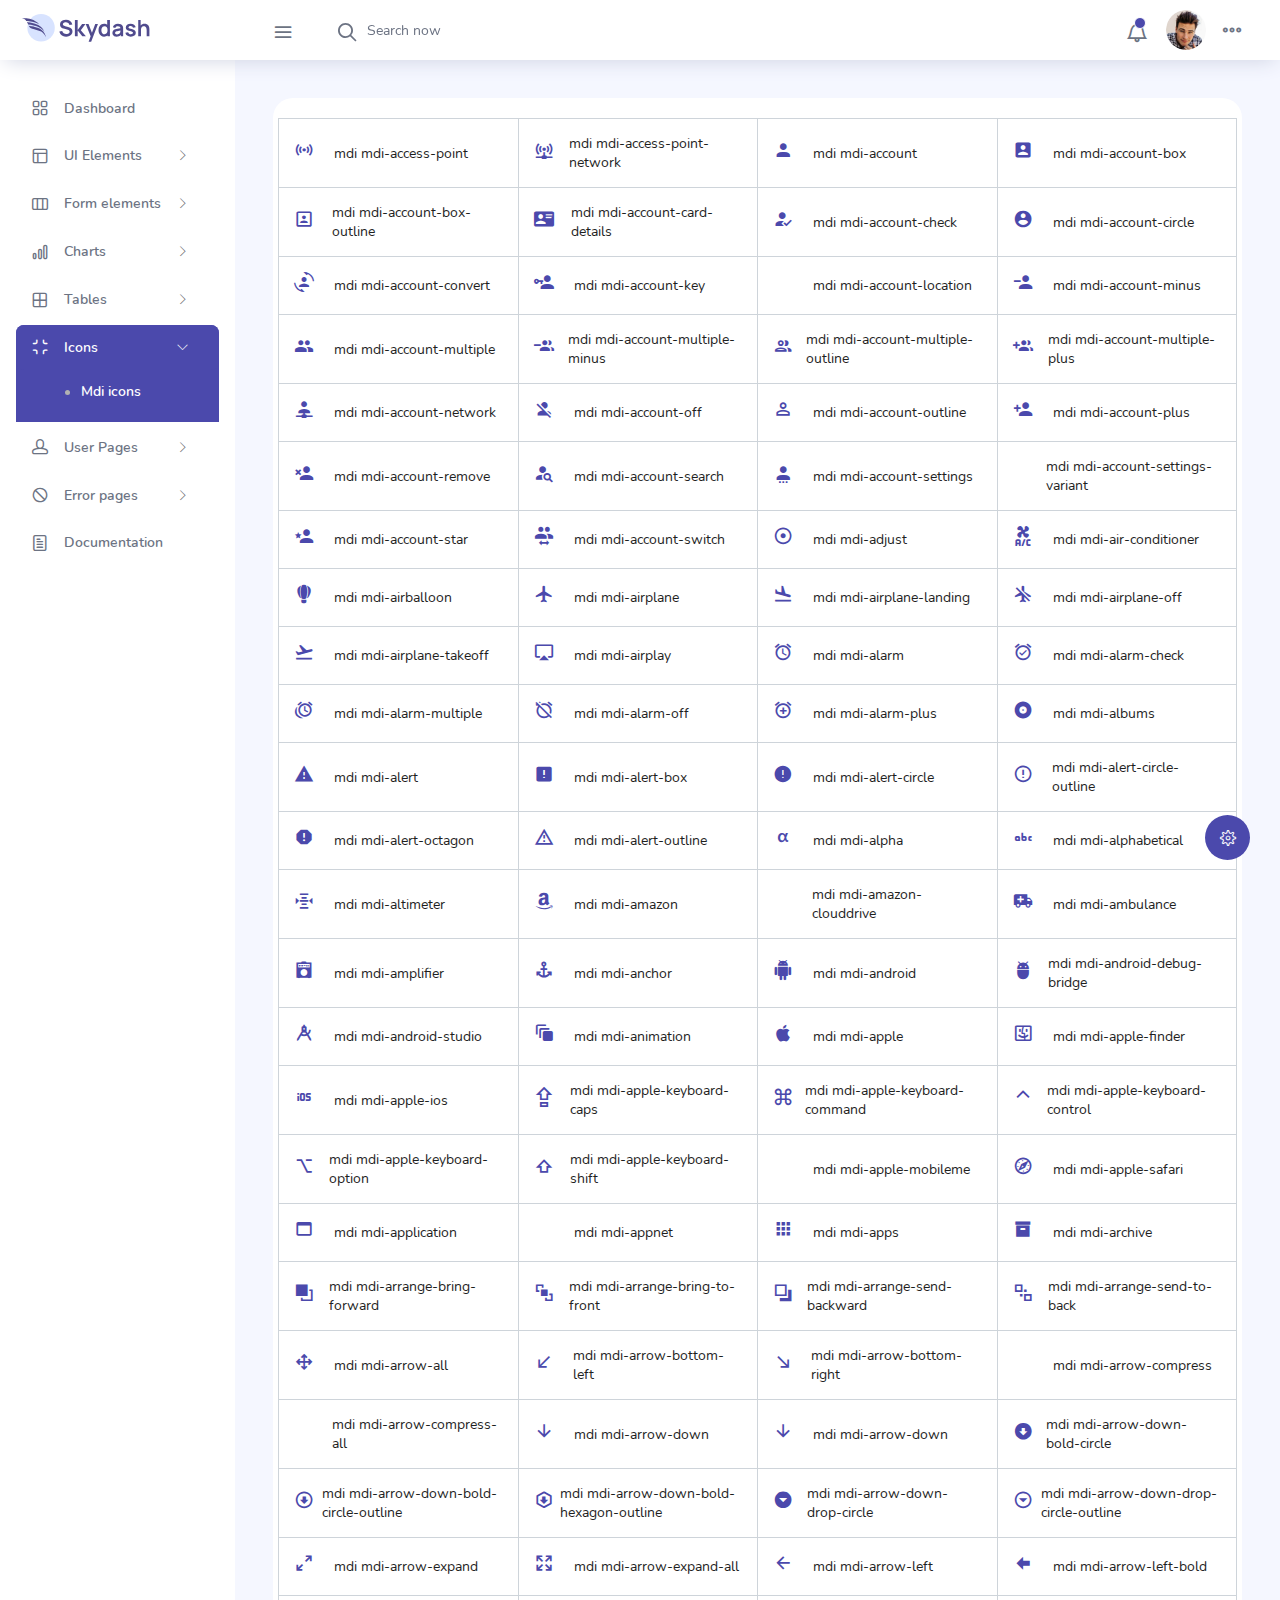
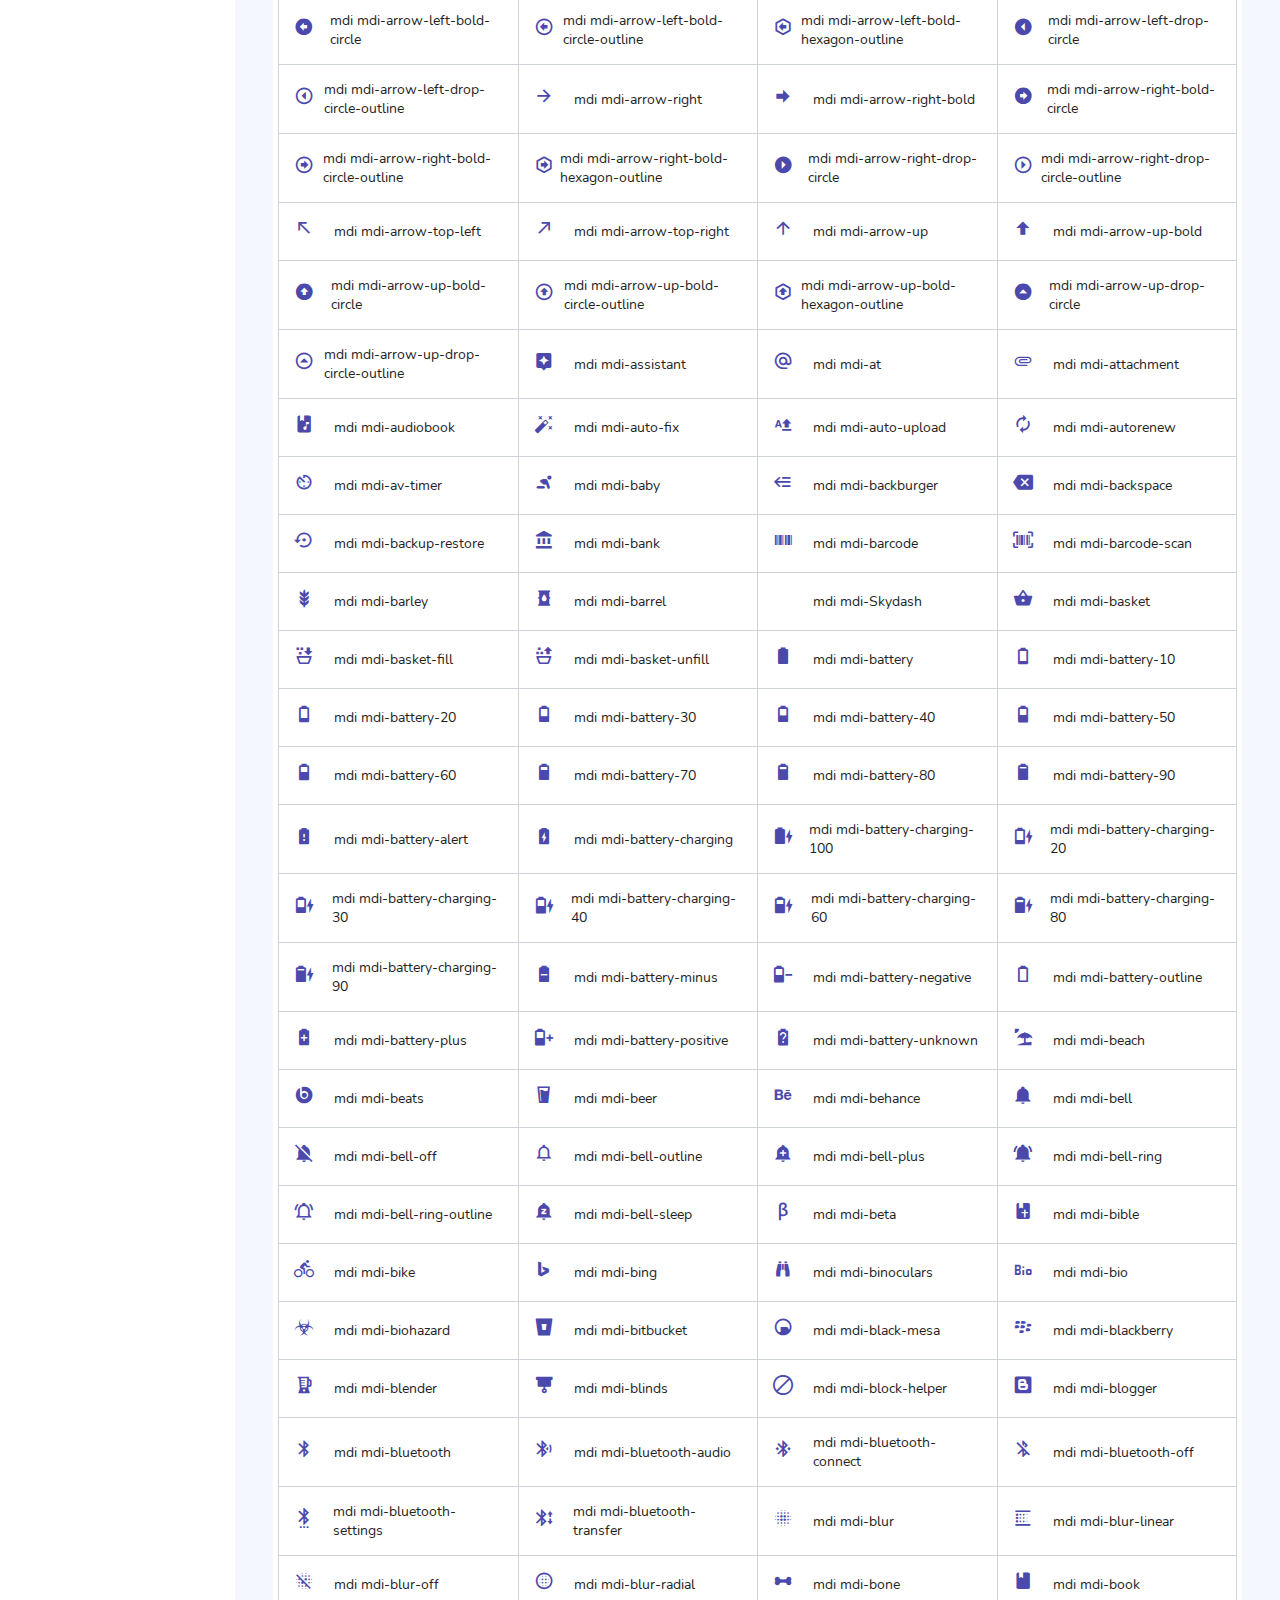
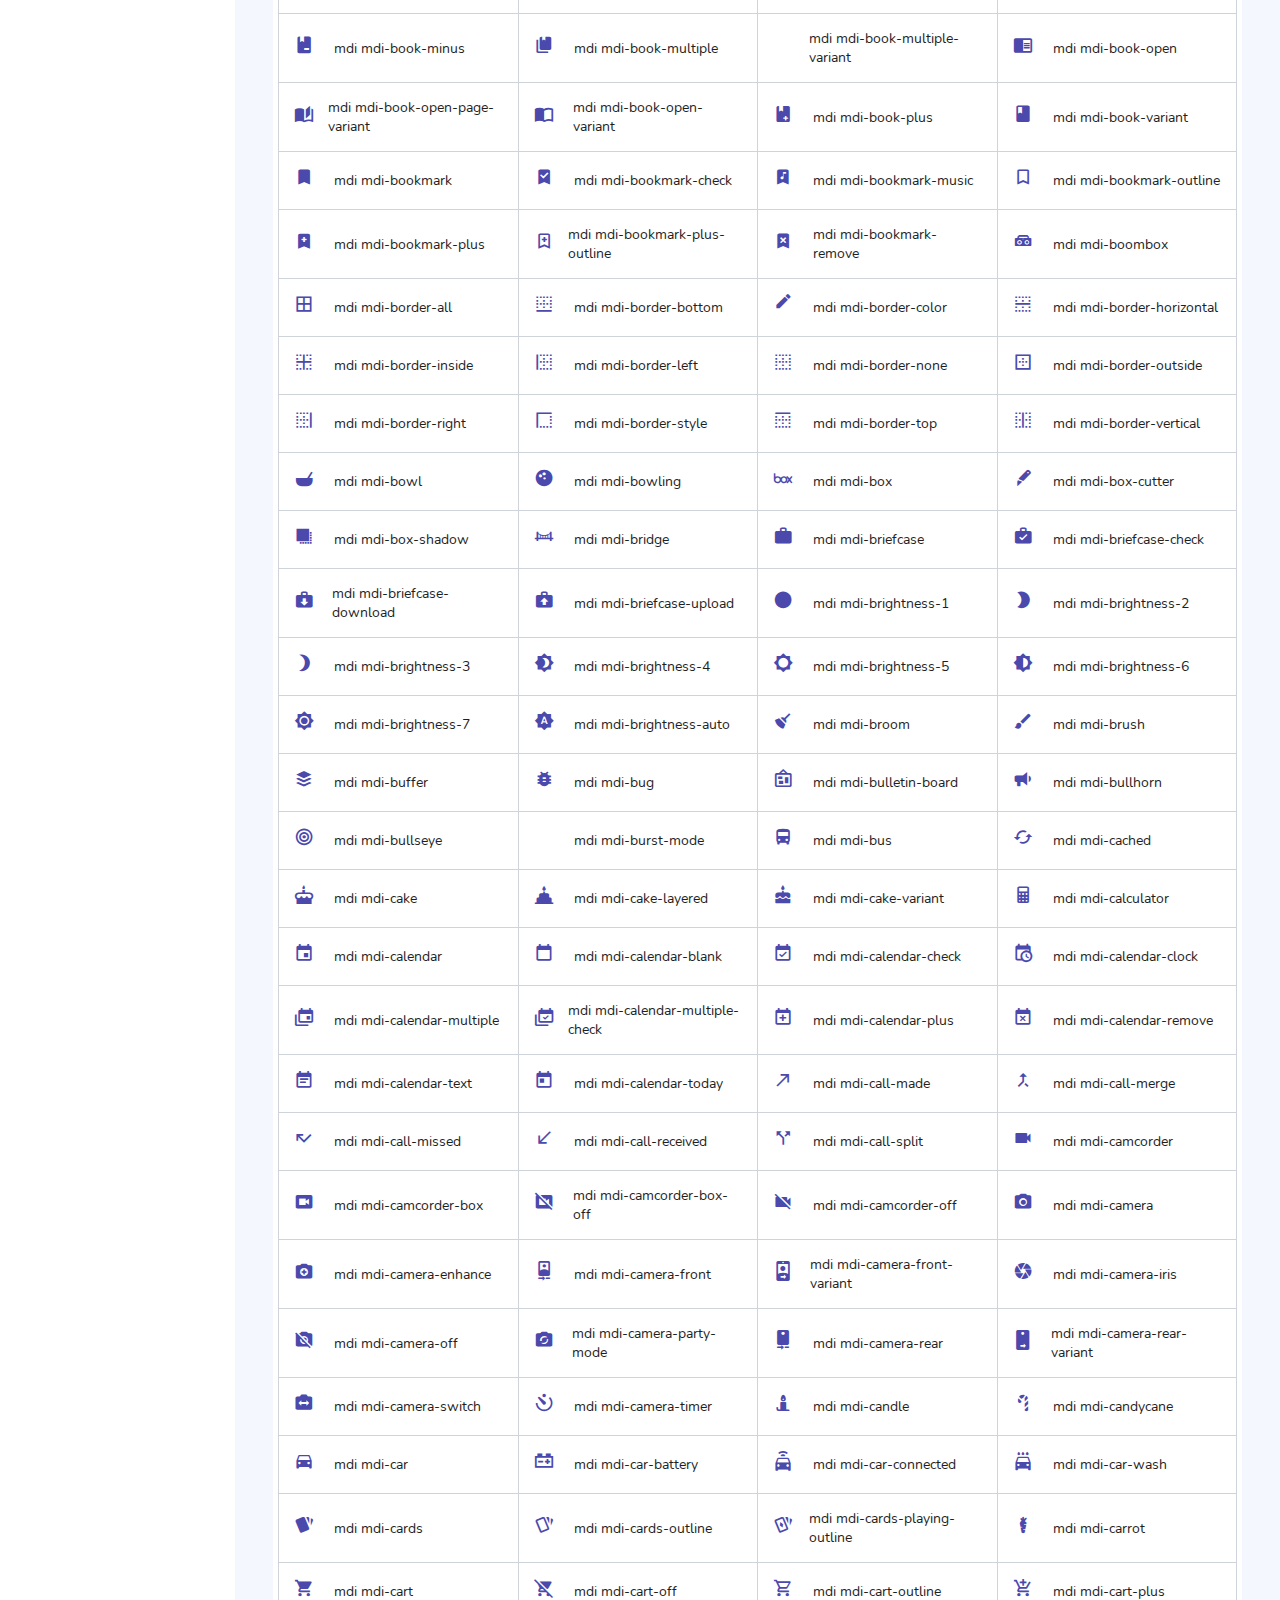
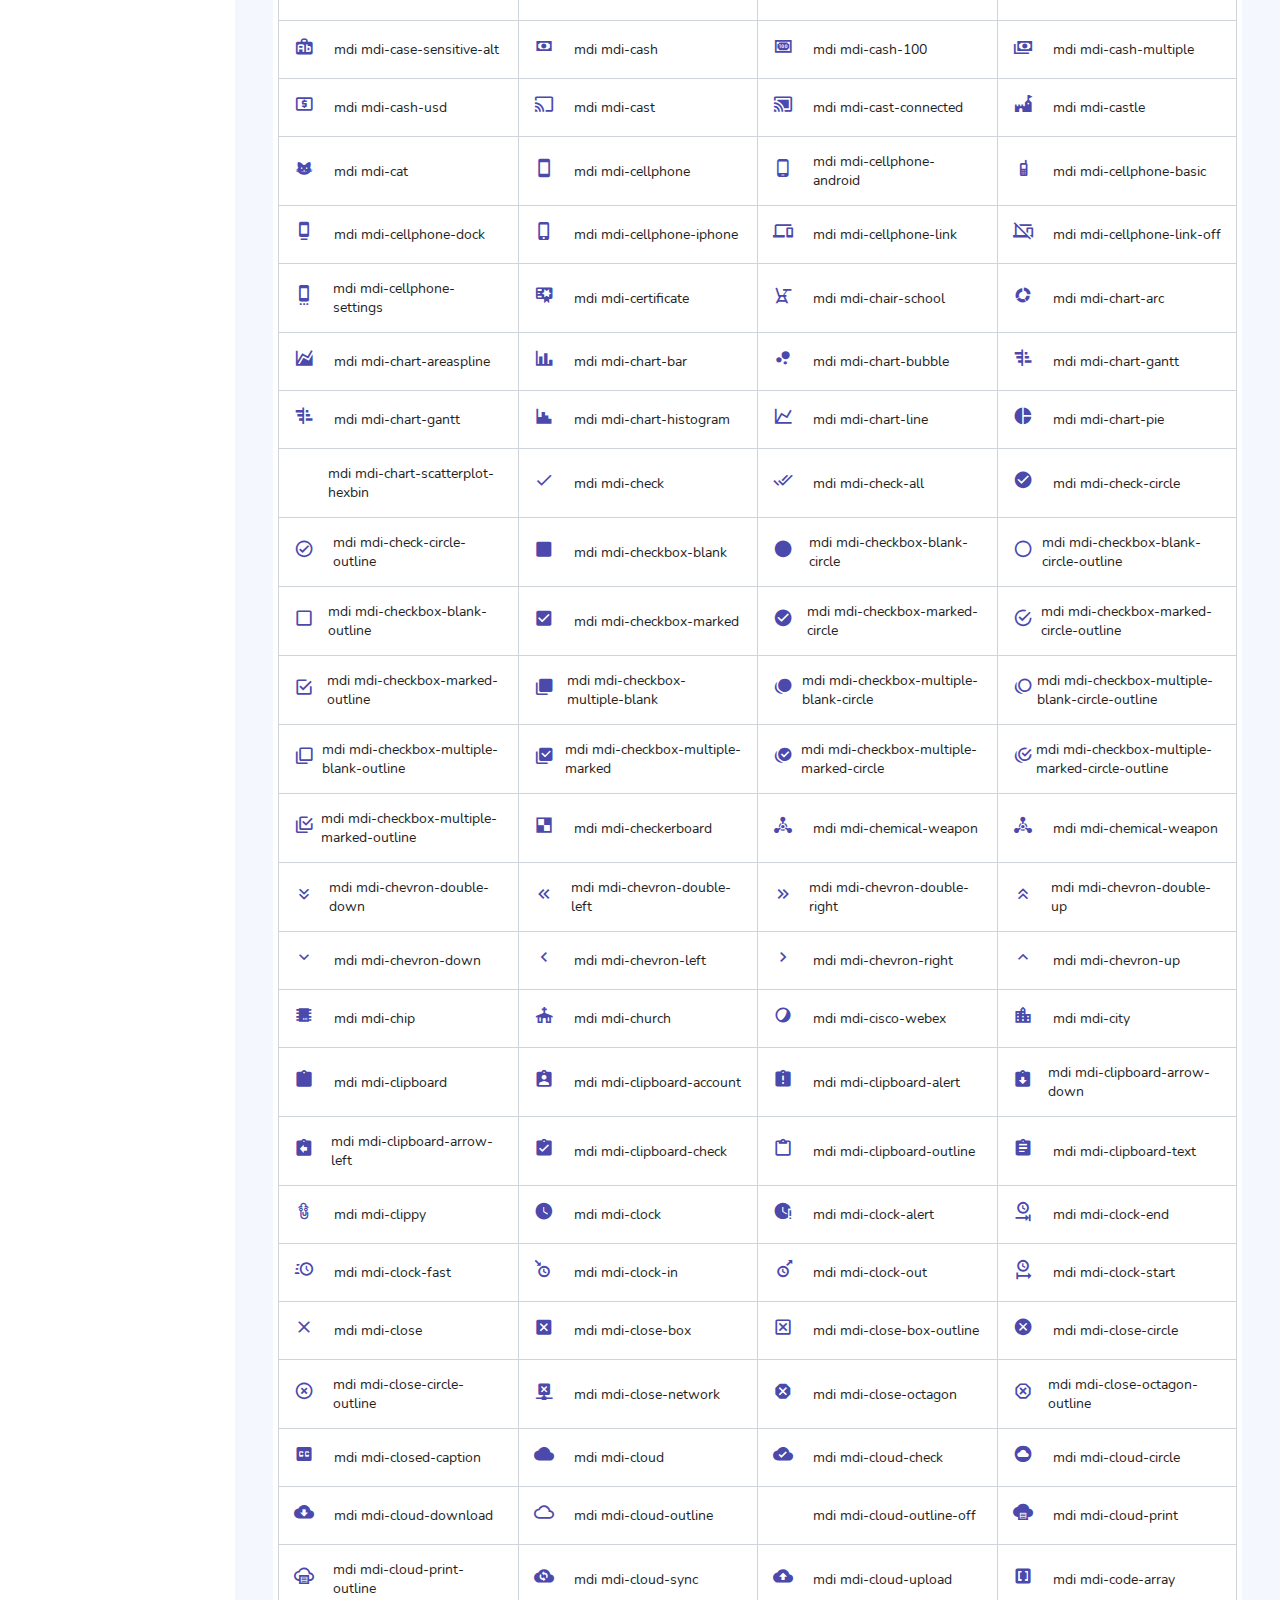
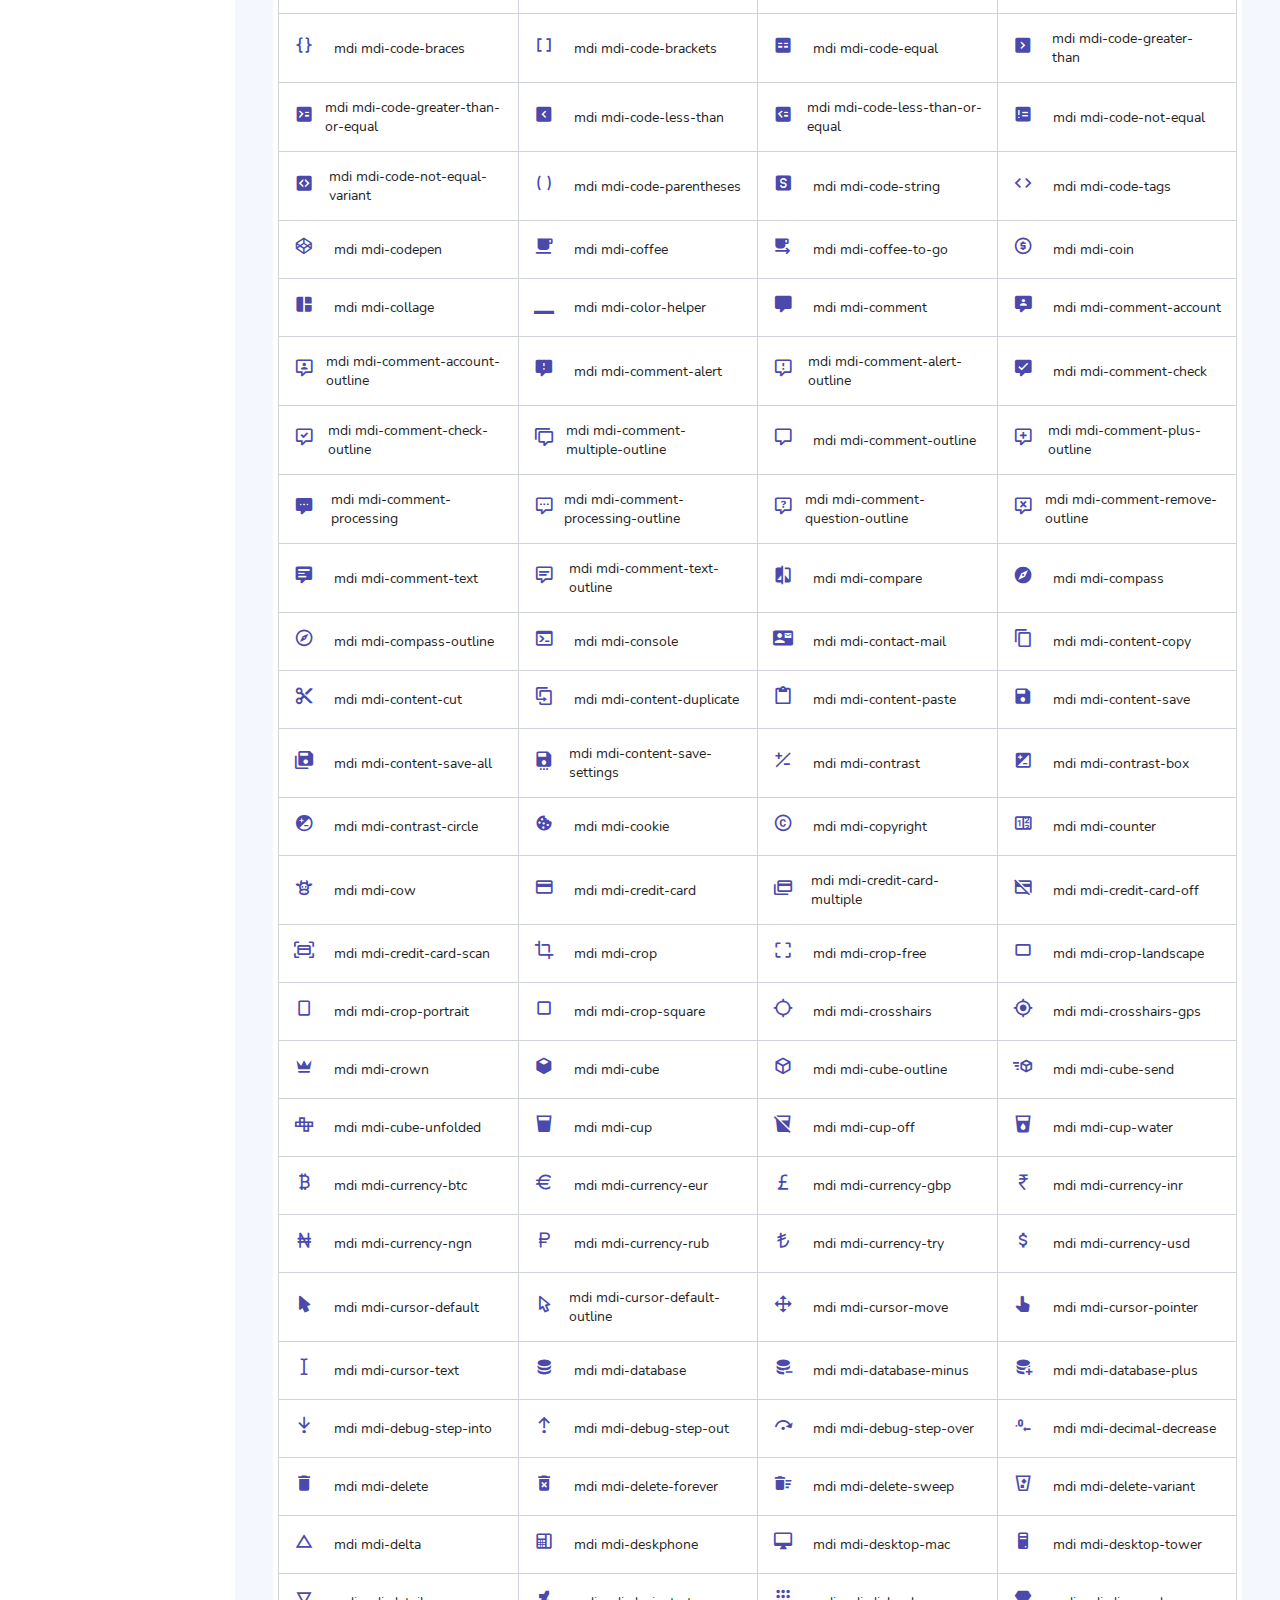
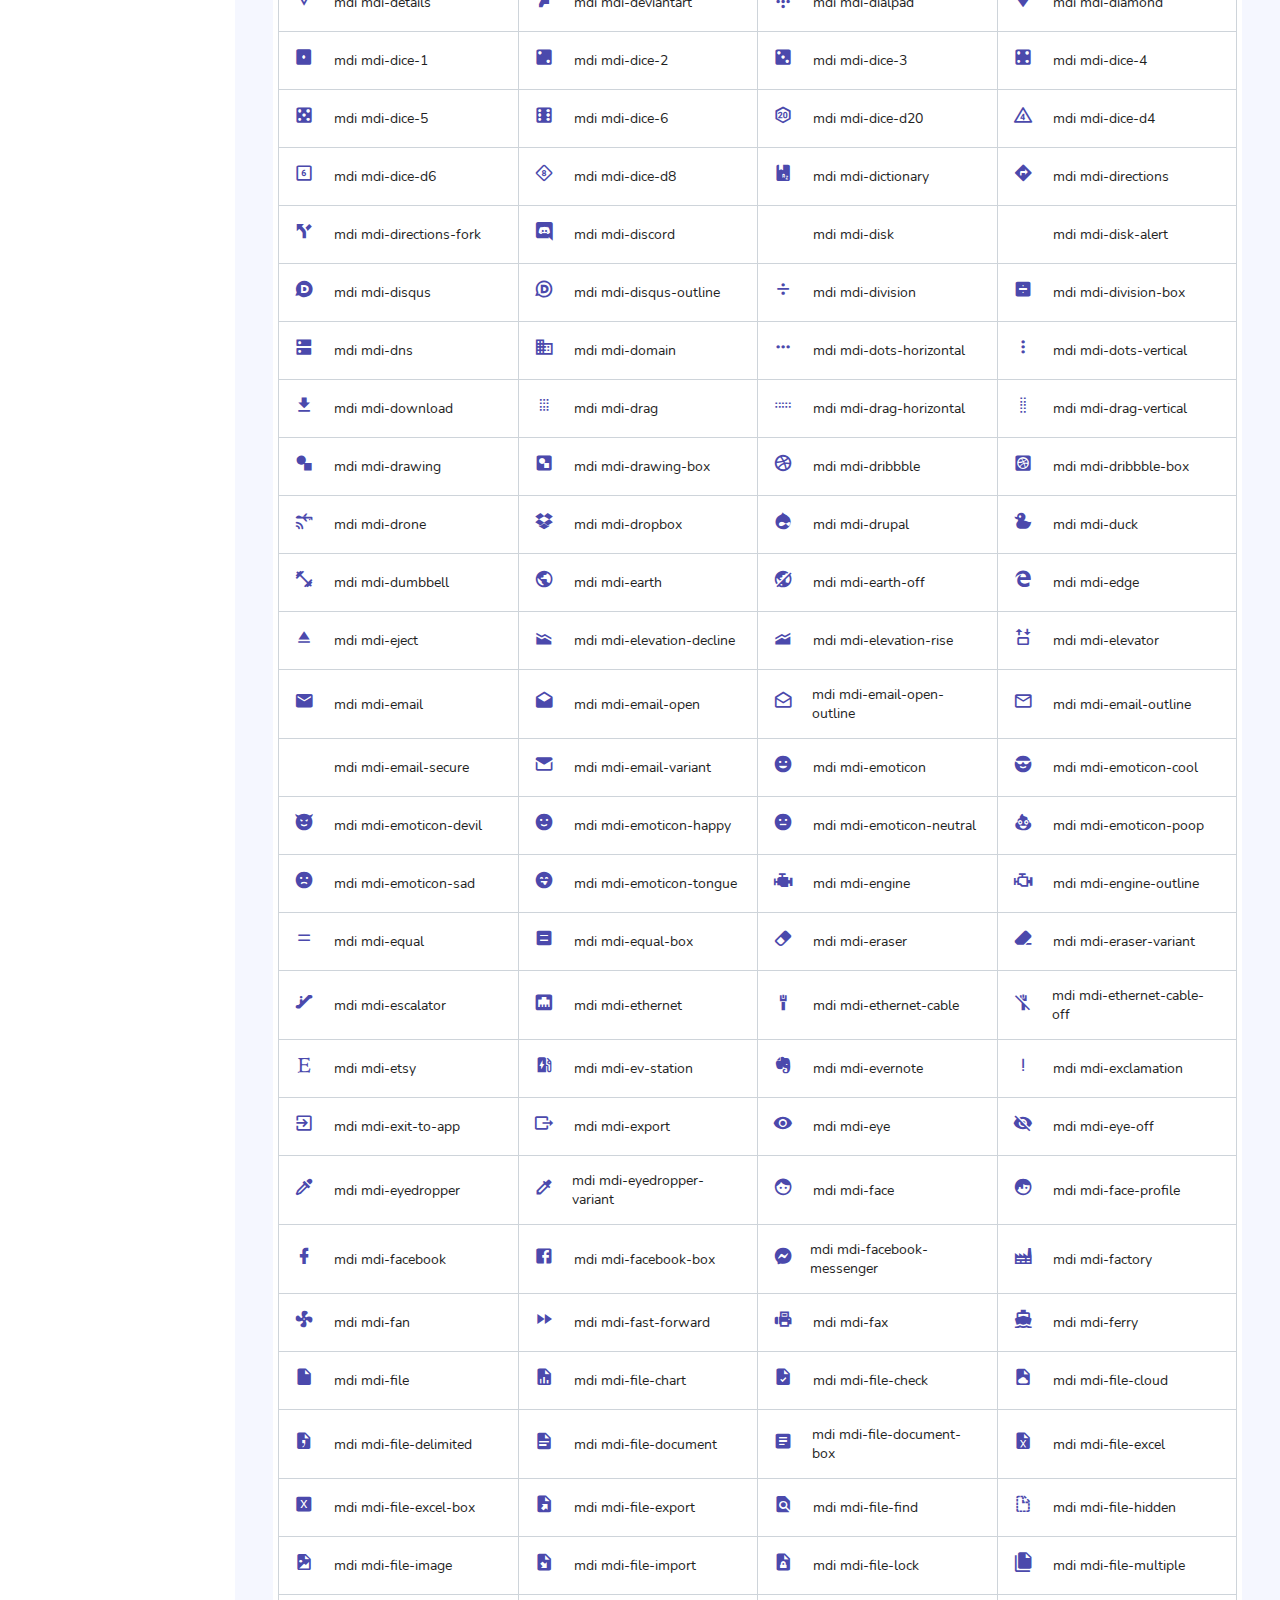
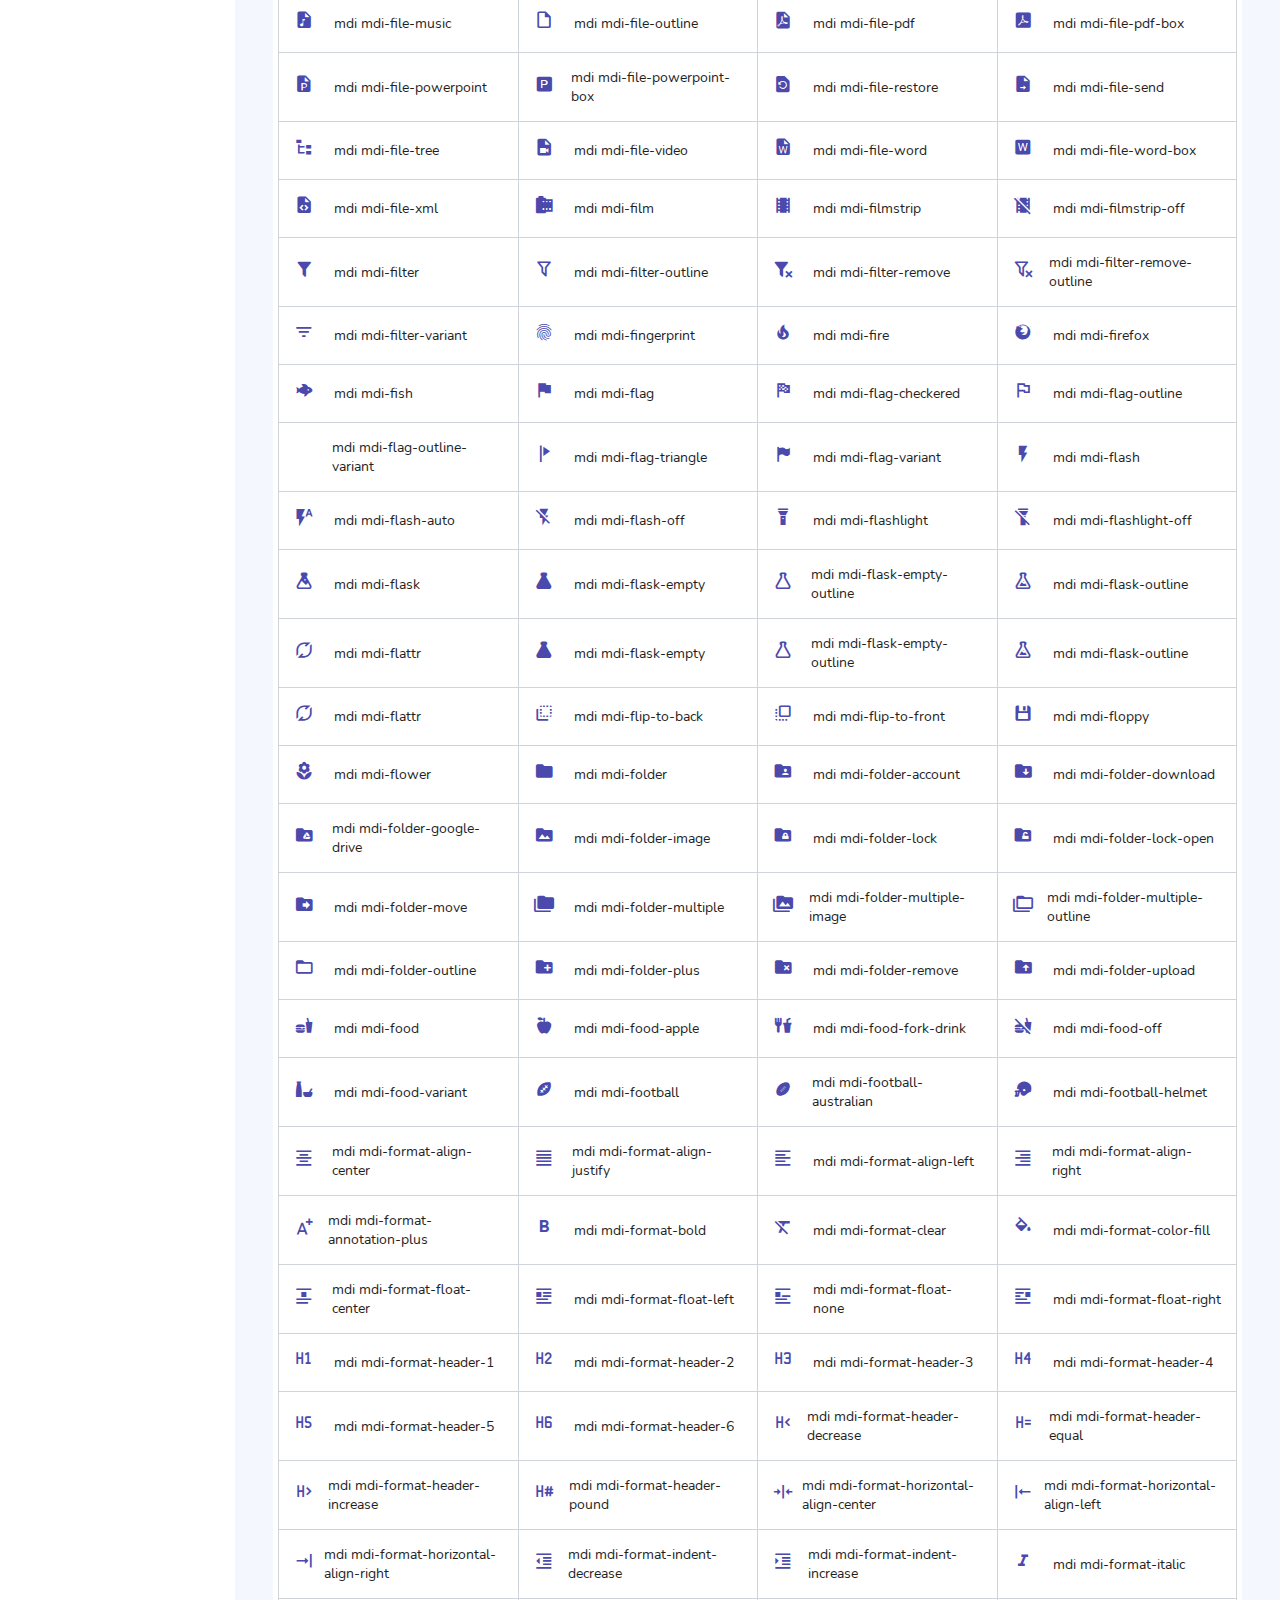
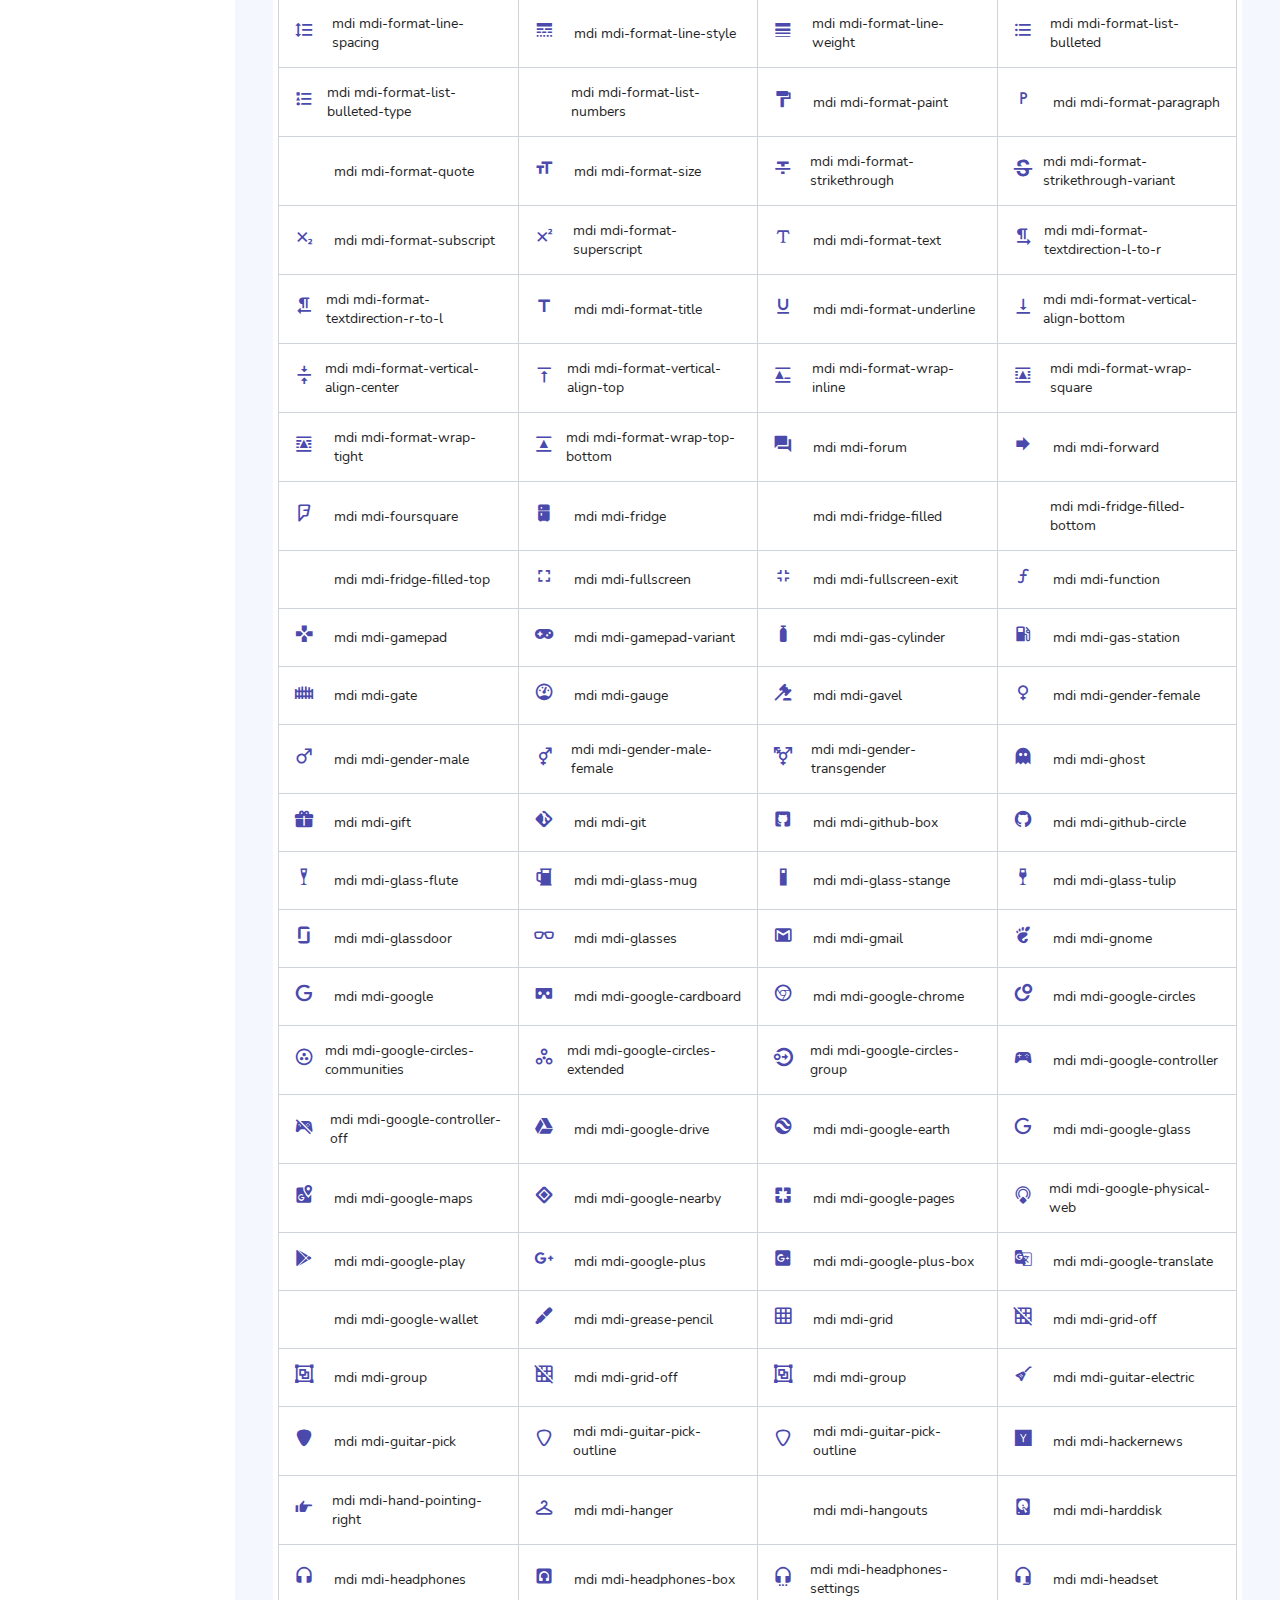
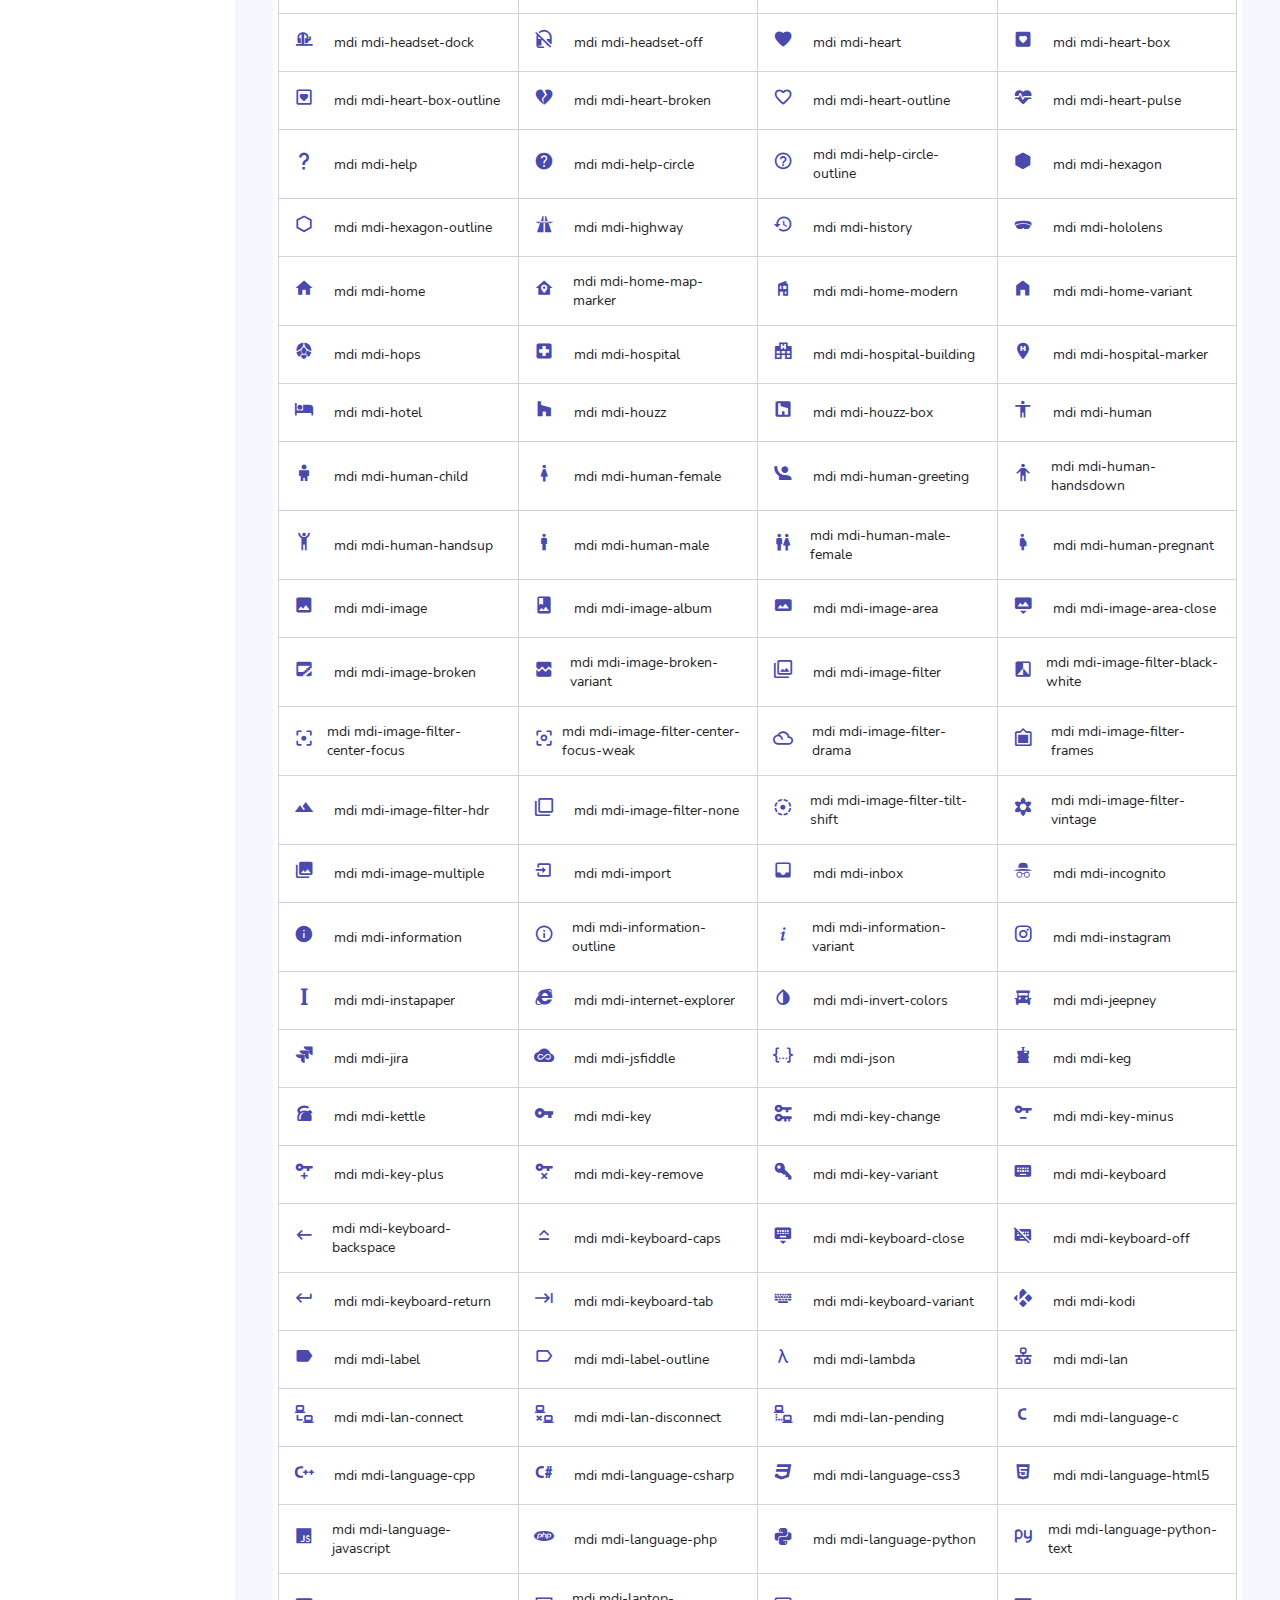
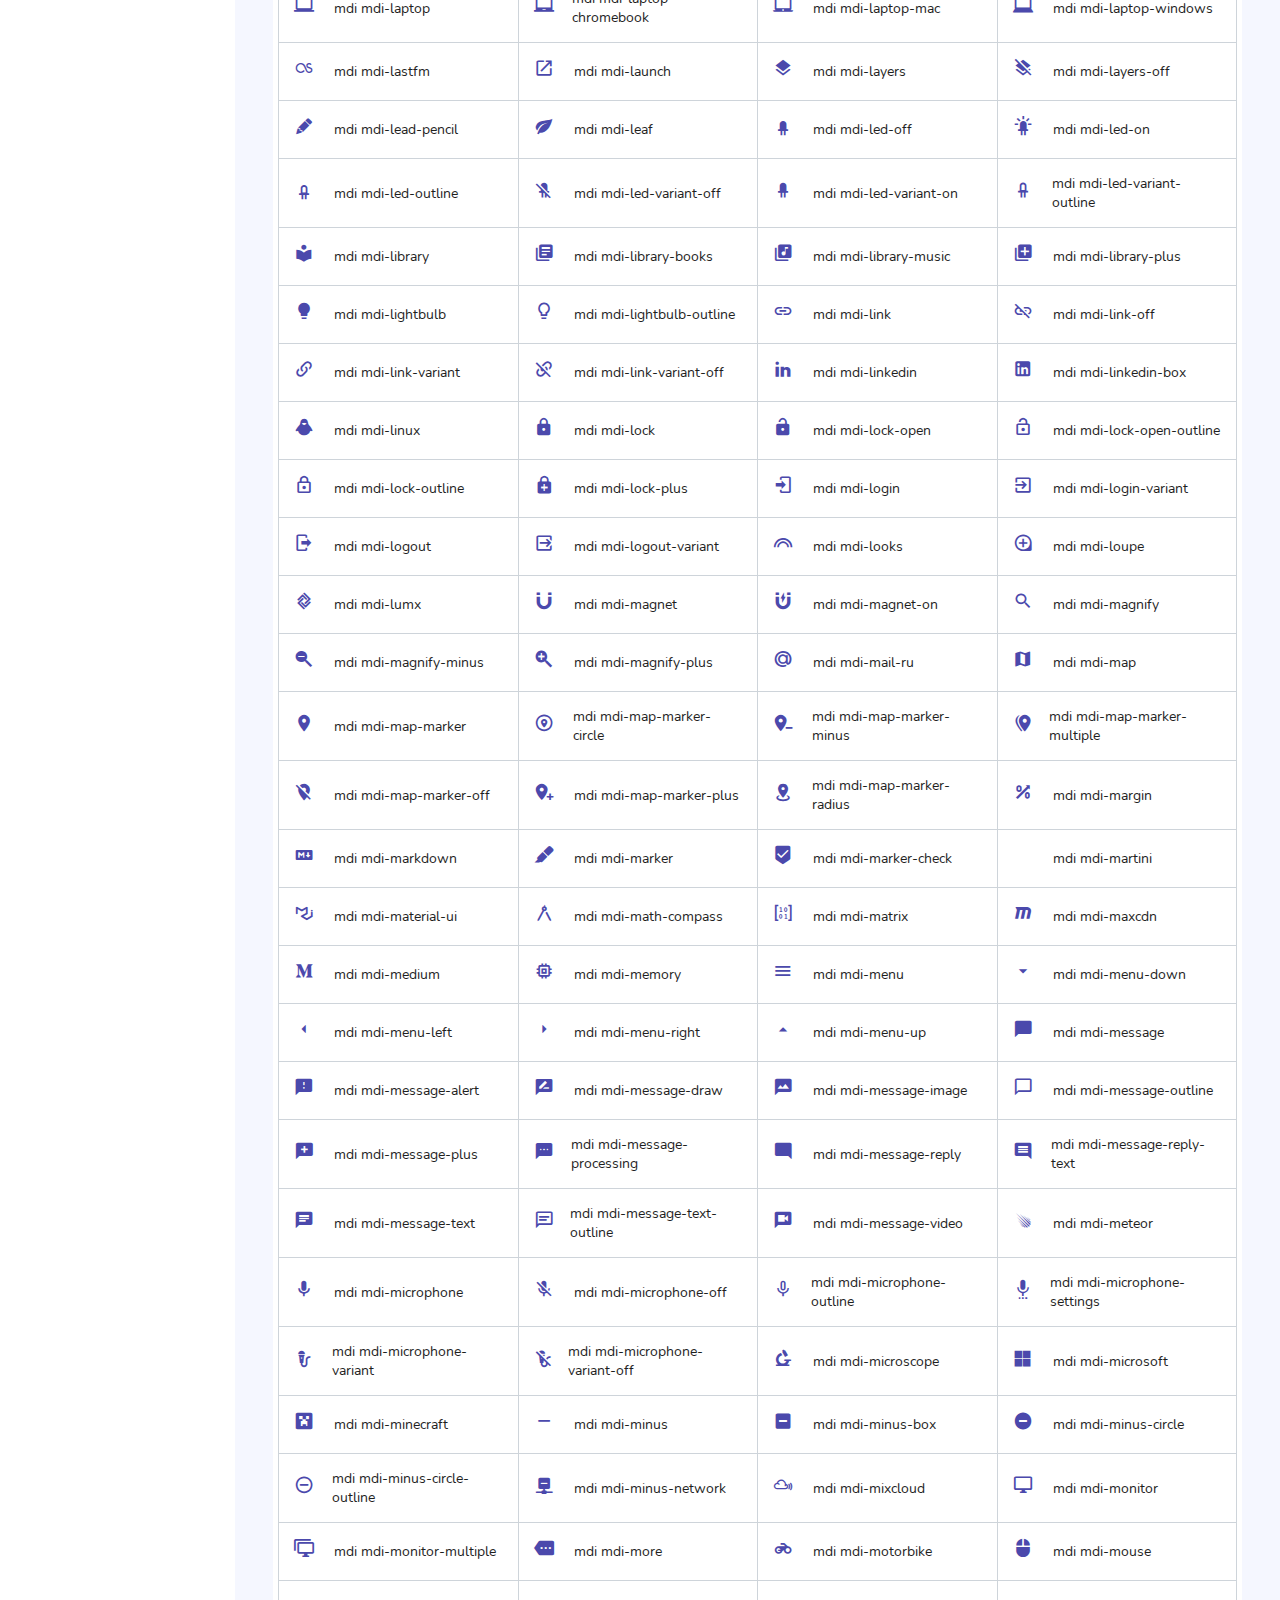
<file: static/pages/icons/mdi.html>
<!DOCTYPE html>
<html lang="en">

<head>
  <!-- Required meta tags -->
  <meta charset="utf-8">
  <meta name="viewport" content="width=device-width, initial-scale=1, shrink-to-fit=no">
  <title>Skydash Admin</title>
  <!-- plugins:css -->
  <link rel="stylesheet" href="../../vendors/feather/feather.css">
  <link rel="stylesheet" href="../../vendors/ti-icons/css/themify-icons.css">
  <link rel="stylesheet" href="../../vendors/css/vendor.bundle.base.css">
  <!-- endinject -->
  <!-- Plugin css for this page -->
  <link rel="stylesheet" href="../../vendors/mdi/css/materialdesignicons.min.css">
  <!-- inject:css -->
  <link rel="stylesheet" href="../../css/vertical-layout-light/style.css">
  <!-- endinject -->
  <link rel="shortcut icon" href="../../images/favicon.png" />
</head>

<body>
  <div class=" container-scroller">
    <!-- partial:../../partials/_navbar.html -->
    <nav class="navbar col-lg-12 col-12 p-0 fixed-top d-flex flex-row">
      <div class="text-center navbar-brand-wrapper d-flex align-items-center justify-content-center">
        <a class="navbar-brand brand-logo mr-5" href="../../index.html"><img src="../../images/logo.svg" class="mr-2" alt="logo"/></a>
        <a class="navbar-brand brand-logo-mini" href="../../index.html"><img src="../../images/logo-mini.svg" alt="logo"/></a>
      </div>
      <div class="navbar-menu-wrapper d-flex align-items-center justify-content-end">
        <button class="navbar-toggler navbar-toggler align-self-center" type="button" data-toggle="minimize">
          <span class="icon-menu"></span>
        </button>
        <ul class="navbar-nav mr-lg-2">
          <li class="nav-item nav-search d-none d-lg-block">
            <div class="input-group">
              <div class="input-group-prepend hover-cursor" id="navbar-search-icon">
                <span class="input-group-text" id="search">
                  <i class="icon-search"></i>
                </span>
              </div>
              <input type="text" class="form-control" id="navbar-search-input" placeholder="Search now" aria-label="search" aria-describedby="search">
            </div>
          </li>
        </ul>
        <ul class="navbar-nav navbar-nav-right">
          <li class="nav-item dropdown">
            <a class="nav-link count-indicator dropdown-toggle" id="notificationDropdown" href="#" data-toggle="dropdown">
              <i class="icon-bell mx-0"></i>
              <span class="count"></span>
            </a>
            <div class="dropdown-menu dropdown-menu-right navbar-dropdown preview-list" aria-labelledby="notificationDropdown">
              <p class="mb-0 font-weight-normal float-left dropdown-header">Notifications</p>
              <a class="dropdown-item preview-item">
                <div class="preview-thumbnail">
                  <div class="preview-icon bg-success">
                    <i class="ti-info-alt mx-0"></i>
                  </div>
                </div>
                <div class="preview-item-content">
                  <h6 class="preview-subject font-weight-normal">Application Error</h6>
                  <p class="font-weight-light small-text mb-0 text-muted">
                    Just now
                  </p>
                </div>
              </a>
              <a class="dropdown-item preview-item">
                <div class="preview-thumbnail">
                  <div class="preview-icon bg-warning">
                    <i class="ti-settings mx-0"></i>
                  </div>
                </div>
                <div class="preview-item-content">
                  <h6 class="preview-subject font-weight-normal">Settings</h6>
                  <p class="font-weight-light small-text mb-0 text-muted">
                    Private message
                  </p>
                </div>
              </a>
              <a class="dropdown-item preview-item">
                <div class="preview-thumbnail">
                  <div class="preview-icon bg-info">
                    <i class="ti-user mx-0"></i>
                  </div>
                </div>
                <div class="preview-item-content">
                  <h6 class="preview-subject font-weight-normal">New user registration</h6>
                  <p class="font-weight-light small-text mb-0 text-muted">
                    2 days ago
                  </p>
                </div>
              </a>
            </div>
          </li>
          <li class="nav-item nav-profile dropdown">
            <a class="nav-link dropdown-toggle" href="#" data-toggle="dropdown" id="profileDropdown">
              <img src="../../images/faces/face28.jpg" alt="profile"/>
            </a>
            <div class="dropdown-menu dropdown-menu-right navbar-dropdown" aria-labelledby="profileDropdown">
              <a class="dropdown-item">
                <i class="ti-settings text-primary"></i>
                Settings
              </a>
              <a class="dropdown-item">
                <i class="ti-power-off text-primary"></i>
                Logout
              </a>
            </div>
          </li>
          <li class="nav-item nav-settings d-none d-lg-flex">
            <a class="nav-link" href="#">
              <i class="icon-ellipsis"></i>
            </a>
          </li>
        </ul>
        <button class="navbar-toggler navbar-toggler-right d-lg-none align-self-center" type="button" data-toggle="offcanvas">
          <span class="icon-menu"></span>
        </button>
      </div>
    </nav>
    <!-- partial -->
    <div class="container-fluid page-body-wrapper">
      <!-- partial:../../partials/_settings-panel.html -->
      <div class="theme-setting-wrapper">
        <div id="settings-trigger"><i class="ti-settings"></i></div>
        <div id="theme-settings" class="settings-panel">
          <i class="settings-close ti-close"></i>
          <p class="settings-heading">SIDEBAR SKINS</p>
          <div class="sidebar-bg-options selected" id="sidebar-light-theme"><div class="img-ss rounded-circle bg-light border mr-3"></div>Light</div>
          <div class="sidebar-bg-options" id="sidebar-dark-theme"><div class="img-ss rounded-circle bg-dark border mr-3"></div>Dark</div>
          <p class="settings-heading mt-2">HEADER SKINS</p>
          <div class="color-tiles mx-0 px-4">
            <div class="tiles success"></div>
            <div class="tiles warning"></div>
            <div class="tiles danger"></div>
            <div class="tiles info"></div>
            <div class="tiles dark"></div>
            <div class="tiles default"></div>
          </div>
        </div>
      </div>
      <div id="right-sidebar" class="settings-panel">
        <i class="settings-close ti-close"></i>
        <ul class="nav nav-tabs border-top" id="setting-panel" role="tablist">
          <li class="nav-item">
            <a class="nav-link active" id="todo-tab" data-toggle="tab" href="#todo-section" role="tab" aria-controls="todo-section" aria-expanded="true">TO DO LIST</a>
          </li>
          <li class="nav-item">
            <a class="nav-link" id="chats-tab" data-toggle="tab" href="#chats-section" role="tab" aria-controls="chats-section">CHATS</a>
          </li>
        </ul>
        <div class="tab-content" id="setting-content">
          <div class="tab-pane fade show active scroll-wrapper" id="todo-section" role="tabpanel" aria-labelledby="todo-section">
            <div class="add-items d-flex px-3 mb-0">
              <form class="form w-100">
                <div class="form-group d-flex">
                  <input type="text" class="form-control todo-list-input" placeholder="Add To-do">
                  <button type="submit" class="add btn btn-primary todo-list-add-btn" id="add-task">Add</button>
                </div>
              </form>
            </div>
            <div class="list-wrapper px-3">
              <ul class="d-flex flex-column-reverse todo-list">
                <li>
                  <div class="form-check">
                    <label class="form-check-label">
                      <input class="checkbox" type="checkbox">
                      Team review meeting at 3.00 PM
                    </label>
                  </div>
                  <i class="remove ti-close"></i>
                </li>
                <li>
                  <div class="form-check">
                    <label class="form-check-label">
                      <input class="checkbox" type="checkbox">
                      Prepare for presentation
                    </label>
                  </div>
                  <i class="remove ti-close"></i>
                </li>
                <li>
                  <div class="form-check">
                    <label class="form-check-label">
                      <input class="checkbox" type="checkbox">
                      Resolve all the low priority tickets due today
                    </label>
                  </div>
                  <i class="remove ti-close"></i>
                </li>
                <li class="completed">
                  <div class="form-check">
                    <label class="form-check-label">
                      <input class="checkbox" type="checkbox" checked>
                      Schedule meeting for next week
                    </label>
                  </div>
                  <i class="remove ti-close"></i>
                </li>
                <li class="completed">
                  <div class="form-check">
                    <label class="form-check-label">
                      <input class="checkbox" type="checkbox" checked>
                      Project review
                    </label>
                  </div>
                  <i class="remove ti-close"></i>
                </li>
              </ul>
            </div>
            <h4 class="px-3 text-muted mt-5 font-weight-light mb-0">Events</h4>
            <div class="events pt-4 px-3">
              <div class="wrapper d-flex mb-2">
                <i class="ti-control-record text-primary mr-2"></i>
                <span>Feb 11 2018</span>
              </div>
              <p class="mb-0 font-weight-thin text-gray">Creating component page build a js</p>
              <p class="text-gray mb-0">The total number of sessions</p>
            </div>
            <div class="events pt-4 px-3">
              <div class="wrapper d-flex mb-2">
                <i class="ti-control-record text-primary mr-2"></i>
                <span>Feb 7 2018</span>
              </div>
              <p class="mb-0 font-weight-thin text-gray">Meeting with Alisa</p>
              <p class="text-gray mb-0 ">Call Sarah Graves</p>
            </div>
          </div>
          <!-- To do section tab ends -->
          <div class="tab-pane fade" id="chats-section" role="tabpanel" aria-labelledby="chats-section">
            <div class="d-flex align-items-center justify-content-between border-bottom">
              <p class="settings-heading border-top-0 mb-3 pl-3 pt-0 border-bottom-0 pb-0">Friends</p>
              <small class="settings-heading border-top-0 mb-3 pt-0 border-bottom-0 pb-0 pr-3 font-weight-normal">See All</small>
            </div>
            <ul class="chat-list">
              <li class="list active">
                <div class="profile"><img src="../../images/faces/face1.jpg" alt="image"><span class="online"></span></div>
                <div class="info">
                  <p>Thomas Douglas</p>
                  <p>Available</p>
                </div>
                <small class="text-muted my-auto">19 min</small>
              </li>
              <li class="list">
                <div class="profile"><img src="../../images/faces/face2.jpg" alt="image"><span class="offline"></span></div>
                <div class="info">
                  <div class="wrapper d-flex">
                    <p>Catherine</p>
                  </div>
                  <p>Away</p>
                </div>
                <div class="badge badge-success badge-pill my-auto mx-2">4</div>
                <small class="text-muted my-auto">23 min</small>
              </li>
              <li class="list">
                <div class="profile"><img src="../../images/faces/face3.jpg" alt="image"><span class="online"></span></div>
                <div class="info">
                  <p>Daniel Russell</p>
                  <p>Available</p>
                </div>
                <small class="text-muted my-auto">14 min</small>
              </li>
              <li class="list">
                <div class="profile"><img src="../../images/faces/face4.jpg" alt="image"><span class="offline"></span></div>
                <div class="info">
                  <p>James Richardson</p>
                  <p>Away</p>
                </div>
                <small class="text-muted my-auto">2 min</small>
              </li>
              <li class="list">
                <div class="profile"><img src="../../images/faces/face5.jpg" alt="image"><span class="online"></span></div>
                <div class="info">
                  <p>Madeline Kennedy</p>
                  <p>Available</p>
                </div>
                <small class="text-muted my-auto">5 min</small>
              </li>
              <li class="list">
                <div class="profile"><img src="../../images/faces/face6.jpg" alt="image"><span class="online"></span></div>
                <div class="info">
                  <p>Sarah Graves</p>
                  <p>Available</p>
                </div>
                <small class="text-muted my-auto">47 min</small>
              </li>
            </ul>
          </div>
          <!-- chat tab ends -->
        </div>
      </div>
      <!-- partial -->
      <!-- partial:../../partials/_sidebar.html -->
      <nav class="sidebar sidebar-offcanvas" id="sidebar">
        <ul class="nav">
          <li class="nav-item">
            <a class="nav-link" href="../../index.html">
              <i class="icon-grid menu-icon"></i>
              <span class="menu-title">Dashboard</span>
            </a>
          </li>
          <li class="nav-item">
            <a class="nav-link" data-toggle="collapse" href="#ui-basic" aria-expanded="false" aria-controls="ui-basic">
              <i class="icon-layout menu-icon"></i>
              <span class="menu-title">UI Elements</span>
              <i class="menu-arrow"></i>
            </a>
            <div class="collapse" id="ui-basic">
              <ul class="nav flex-column sub-menu">
                <li class="nav-item"> <a class="nav-link" href="../../pages/ui-features/buttons.html">Buttons</a></li>
                <li class="nav-item"> <a class="nav-link" href="../../pages/ui-features/dropdowns.html">Dropdowns</a></li>
                <li class="nav-item"> <a class="nav-link" href="../../pages/ui-features/typography.html">Typography</a></li>
              </ul>
            </div>
          </li>
          <li class="nav-item">
            <a class="nav-link" data-toggle="collapse" href="#form-elements" aria-expanded="false" aria-controls="form-elements">
              <i class="icon-columns menu-icon"></i>
              <span class="menu-title">Form elements</span>
              <i class="menu-arrow"></i>
            </a>
            <div class="collapse" id="form-elements">
              <ul class="nav flex-column sub-menu">
                <li class="nav-item"><a class="nav-link" href="../../pages/forms/basic_elements.html">Basic Elements</a></li>
              </ul>
            </div>
          </li>
          <li class="nav-item">
            <a class="nav-link" data-toggle="collapse" href="#charts" aria-expanded="false" aria-controls="charts">
              <i class="icon-bar-graph menu-icon"></i>
              <span class="menu-title">Charts</span>
              <i class="menu-arrow"></i>
            </a>
            <div class="collapse" id="charts">
              <ul class="nav flex-column sub-menu">
                <li class="nav-item"> <a class="nav-link" href="../../pages/charts/chartjs.html">ChartJs</a></li>
              </ul>
            </div>
          </li>
          <li class="nav-item">
            <a class="nav-link" data-toggle="collapse" href="#tables" aria-expanded="false" aria-controls="tables">
              <i class="icon-grid-2 menu-icon"></i>
              <span class="menu-title">Tables</span>
              <i class="menu-arrow"></i>
            </a>
            <div class="collapse" id="tables">
              <ul class="nav flex-column sub-menu">
                <li class="nav-item"> <a class="nav-link" href="../../pages/tables/basic-table.html">Basic table</a></li>
              </ul>
            </div>
          </li>
          <li class="nav-item">
            <a class="nav-link" data-toggle="collapse" href="#icons" aria-expanded="false" aria-controls="icons">
              <i class="icon-contract menu-icon"></i>
              <span class="menu-title">Icons</span>
              <i class="menu-arrow"></i>
            </a>
            <div class="collapse" id="icons">
              <ul class="nav flex-column sub-menu">
                <li class="nav-item"> <a class="nav-link" href="../../pages/icons/mdi.html">Mdi icons</a></li>
              </ul>
            </div>
          </li>
          <li class="nav-item">
            <a class="nav-link" data-toggle="collapse" href="#auth" aria-expanded="false" aria-controls="auth">
              <i class="icon-head menu-icon"></i>
              <span class="menu-title">User Pages</span>
              <i class="menu-arrow"></i>
            </a>
            <div class="collapse" id="auth">
              <ul class="nav flex-column sub-menu">
                <li class="nav-item"> <a class="nav-link" href="../../pages/samples/login.html"> Login </a></li>
                <li class="nav-item"> <a class="nav-link" href="../../pages/samples/register.html"> Register </a></li>
              </ul>
            </div>
          </li>
          <li class="nav-item">
            <a class="nav-link" data-toggle="collapse" href="#error" aria-expanded="false" aria-controls="error">
              <i class="icon-ban menu-icon"></i>
              <span class="menu-title">Error pages</span>
              <i class="menu-arrow"></i>
            </a>
            <div class="collapse" id="error">
              <ul class="nav flex-column sub-menu">
                <li class="nav-item"> <a class="nav-link" href="../../pages/samples/error-404.html"> 404 </a></li>
                <li class="nav-item"> <a class="nav-link" href="../../pages/samples/error-500.html"> 500 </a></li>
              </ul>
            </div>
          </li>
          <li class="nav-item">
            <a class="nav-link" href="../../pages/documentation/documentation.html">
              <i class="icon-paper menu-icon"></i>
              <span class="menu-title">Documentation</span>
            </a>
          </li>
        </ul>
      </nav>
      <!-- partial -->
      <div class="main-panel">        
        <div class="content-wrapper">
          <div class="row">
            <div class="col-lg-12 grid-margin">
              <div class="card">
                <div class="card-body">
                  <div class="row icons-list">
                    <div class="col-sm-6 col-md-4 col-lg-3">
                        <i class="mdi mdi-access-point"></i> mdi mdi-access-point
                    </div>
                    <div class="col-sm-6 col-md-4 col-lg-3">
                        <i class="mdi mdi-access-point-network"></i> mdi mdi-access-point-network
                    </div>
                    <div class="col-sm-6 col-md-4 col-lg-3">
                        <i class="mdi mdi-account"></i> mdi mdi-account
                    </div>
                    <div class="col-sm-6 col-md-4 col-lg-3">
                        <i class="mdi mdi-account-box"></i> mdi mdi-account-box
                    </div>
                    <div class="col-sm-6 col-md-4 col-lg-3">
                        <i class="mdi mdi-account-box-outline"></i> mdi mdi-account-box-outline
                    </div>
                    <div class="col-sm-6 col-md-4 col-lg-3">
                        <i class="mdi mdi-account-card-details"></i> mdi mdi-account-card-details
                    </div>
                    <div class="col-sm-6 col-md-4 col-lg-3">
                        <i class="mdi mdi-account-check"></i> mdi mdi-account-check
                    </div>
                    <div class="col-sm-6 col-md-4 col-lg-3">
                        <i class="mdi mdi-account-circle"></i> mdi mdi-account-circle
                    </div>
                    <div class="col-sm-6 col-md-4 col-lg-3">
                        <i class="mdi mdi-account-convert"></i> mdi mdi-account-convert
                    </div>
                    <div class="col-sm-6 col-md-4 col-lg-3">
                        <i class="mdi mdi-account-key"></i> mdi mdi-account-key
                    </div>
                    <div class="col-sm-6 col-md-4 col-lg-3">
                        <i class="mdi mdi-account-location"></i> mdi mdi-account-location
                    </div>
                    <div class="col-sm-6 col-md-4 col-lg-3">
                        <i class="mdi mdi-account-minus"></i> mdi mdi-account-minus
                    </div>
                    <div class="col-sm-6 col-md-4 col-lg-3">
                        <i class="mdi mdi-account-multiple"></i> mdi mdi-account-multiple
                    </div>
                    <div class="col-sm-6 col-md-4 col-lg-3">
                        <i class="mdi mdi-account-multiple-minus"></i> mdi mdi-account-multiple-minus
                    </div>
                    <div class="col-sm-6 col-md-4 col-lg-3">
                        <i class="mdi mdi-account-multiple-outline"></i> mdi mdi-account-multiple-outline
                    </div>
                    <div class="col-sm-6 col-md-4 col-lg-3">
                        <i class="mdi mdi-account-multiple-plus"></i> mdi mdi-account-multiple-plus
                    </div>
                    <div class="col-sm-6 col-md-4 col-lg-3">
                        <i class="mdi mdi-account-network"></i> mdi mdi-account-network
                    </div>
                    <div class="col-sm-6 col-md-4 col-lg-3">
                        <i class="mdi mdi-account-off"></i> mdi mdi-account-off
                    </div>
                    <div class="col-sm-6 col-md-4 col-lg-3">
                        <i class="mdi mdi-account-outline"></i> mdi mdi-account-outline
                    </div>
                    <div class="col-sm-6 col-md-4 col-lg-3">
                        <i class="mdi mdi-account-plus"></i> mdi mdi-account-plus
                    </div>
                    <div class="col-sm-6 col-md-4 col-lg-3">
                        <i class="mdi mdi-account-remove"></i> mdi mdi-account-remove
                    </div>
                    <div class="col-sm-6 col-md-4 col-lg-3">
                        <i class="mdi mdi-account-search"></i> mdi mdi-account-search
                    </div>
                    <div class="col-sm-6 col-md-4 col-lg-3">
                        <i class="mdi mdi-account-settings"></i> mdi mdi-account-settings
                    </div>
                    <div class="col-sm-6 col-md-4 col-lg-3">
                        <i class="mdi mdi-account-settings-variant"></i> mdi mdi-account-settings-variant
                    </div>
                    <div class="col-sm-6 col-md-4 col-lg-3">
                        <i class="mdi mdi-account-star"></i> mdi mdi-account-star
                    </div>
                    <div class="col-sm-6 col-md-4 col-lg-3">
                        <i class="mdi mdi-account-switch"></i> mdi mdi-account-switch
                    </div>
                    <div class="col-sm-6 col-md-4 col-lg-3">
                        <i class="mdi mdi-adjust"></i> mdi mdi-adjust
                    </div>
                    <div class="col-sm-6 col-md-4 col-lg-3">
                        <i class="mdi mdi-air-conditioner"></i> mdi mdi-air-conditioner
                    </div>
                    <div class="col-sm-6 col-md-4 col-lg-3">
                        <i class="mdi mdi-airballoon"></i> mdi mdi-airballoon
                    </div>
                    <div class="col-sm-6 col-md-4 col-lg-3">
                        <i class="mdi mdi-airplane"></i> mdi mdi-airplane
                    </div>
                    <div class="col-sm-6 col-md-4 col-lg-3">
                        <i class="mdi mdi-airplane-landing"></i> mdi mdi-airplane-landing
                    </div>
                    <div class="col-sm-6 col-md-4 col-lg-3">
                        <i class="mdi mdi-airplane-off"></i> mdi mdi-airplane-off
                    </div>
                    <div class="col-sm-6 col-md-4 col-lg-3">
                        <i class="mdi mdi-airplane-takeoff"></i> mdi mdi-airplane-takeoff
                    </div>
                    <div class="col-sm-6 col-md-4 col-lg-3">
                        <i class="mdi mdi-airplay"></i> mdi mdi-airplay
                    </div>
                    <div class="col-sm-6 col-md-4 col-lg-3">
                        <i class="mdi mdi-alarm"></i> mdi mdi-alarm
                    </div>
                    <div class="col-sm-6 col-md-4 col-lg-3">
                        <i class="mdi mdi-alarm-check"></i> mdi mdi-alarm-check
                    </div>
                    <div class="col-sm-6 col-md-4 col-lg-3">
                        <i class="mdi mdi-alarm-multiple"></i> mdi mdi-alarm-multiple
                    </div>
                    <div class="col-sm-6 col-md-4 col-lg-3">
                        <i class="mdi mdi-alarm-off"></i> mdi mdi-alarm-off
                    </div>
                    <div class="col-sm-6 col-md-4 col-lg-3">
                        <i class="mdi mdi-alarm-plus"></i> mdi mdi-alarm-plus
                    </div>
                    <div class="col-sm-6 col-md-4 col-lg-3">
                        <i class="mdi mdi-album"></i> mdi mdi-albums
                    </div>
                    <div class="col-sm-6 col-md-4 col-lg-3">
                        <i class="mdi mdi-alert"></i> mdi mdi-alert
                    </div>
                    <div class="col-sm-6 col-md-4 col-lg-3">
                        <i class="mdi mdi-alert-box"></i> mdi mdi-alert-box
                    </div>
                    <div class="col-sm-6 col-md-4 col-lg-3">
                        <i class="mdi mdi-alert-circle"></i> mdi mdi-alert-circle
                    </div>
                    <div class="col-sm-6 col-md-4 col-lg-3">
                        <i class="mdi mdi-alert-circle-outline"></i> mdi mdi-alert-circle-outline
                    </div>
                    <div class="col-sm-6 col-md-4 col-lg-3">
                        <i class="mdi mdi-alert-octagon"></i> mdi mdi-alert-octagon
                    </div>
                    <div class="col-sm-6 col-md-4 col-lg-3">
                        <i class="mdi mdi-alert-outline"></i> mdi mdi-alert-outline
                    </div>
                    <div class="col-sm-6 col-md-4 col-lg-3">
                        <i class="mdi mdi-alpha"></i> mdi mdi-alpha
                    </div>
                    <div class="col-sm-6 col-md-4 col-lg-3">
                        <i class="mdi mdi-alphabetical"></i> mdi mdi-alphabetical
                    </div>
                    <div class="col-sm-6 col-md-4 col-lg-3">
                        <i class="mdi mdi-altimeter"></i> mdi mdi-altimeter
                    </div>
                    <div class="col-sm-6 col-md-4 col-lg-3">
                        <i class="mdi mdi-amazon"></i> mdi mdi-amazon
                    </div>
                    <div class="col-sm-6 col-md-4 col-lg-3">
                        <i class="mdi mdi-amazon-clouddrive"></i> mdi mdi-amazon-clouddrive
                    </div>
                    <div class="col-sm-6 col-md-4 col-lg-3">
                        <i class="mdi mdi-ambulance"></i> mdi mdi-ambulance
                    </div>
                    <div class="col-sm-6 col-md-4 col-lg-3">
                        <i class="mdi mdi-amplifier"></i> mdi mdi-amplifier
                    </div>
                    <div class="col-sm-6 col-md-4 col-lg-3">
                        <i class="mdi mdi-anchor"></i> mdi mdi-anchor
                    </div>
                    <div class="col-sm-6 col-md-4 col-lg-3">
                        <i class="mdi mdi-android"></i> mdi mdi-android
                    </div>
                    <div class="col-sm-6 col-md-4 col-lg-3">
                        <i class="mdi mdi-android-debug-bridge"></i> mdi mdi-android-debug-bridge
                    </div>
                    <div class="col-sm-6 col-md-4 col-lg-3">
                        <i class="mdi mdi-android-studio"></i> mdi mdi-android-studio
                    </div>
                    <div class="col-sm-6 col-md-4 col-lg-3">
                        <i class="mdi mdi-animation"></i> mdi mdi-animation
                    </div>
                    <div class="col-sm-6 col-md-4 col-lg-3">
                        <i class="mdi mdi-apple"></i> mdi mdi-apple
                    </div>
                    <div class="col-sm-6 col-md-4 col-lg-3">
                        <i class="mdi mdi-apple-finder"></i> mdi mdi-apple-finder
                    </div>
                    <div class="col-sm-6 col-md-4 col-lg-3">
                        <i class="mdi mdi-apple-ios"></i> mdi mdi-apple-ios
                    </div>
                    <div class="col-sm-6 col-md-4 col-lg-3">
                        <i class="mdi mdi-apple-keyboard-caps"></i> mdi mdi-apple-keyboard-caps
                    </div>
                    <div class="col-sm-6 col-md-4 col-lg-3">
                        <i class="mdi mdi-apple-keyboard-command"></i> mdi mdi-apple-keyboard-command
                    </div>
                    <div class="col-sm-6 col-md-4 col-lg-3">
                        <i class="mdi mdi-apple-keyboard-control"></i> mdi mdi-apple-keyboard-control
                    </div>
                    <div class="col-sm-6 col-md-4 col-lg-3">
                        <i class="mdi mdi-apple-keyboard-option"></i> mdi mdi-apple-keyboard-option
                    </div>
                    <div class="col-sm-6 col-md-4 col-lg-3">
                        <i class="mdi mdi-apple-keyboard-shift"></i> mdi mdi-apple-keyboard-shift
                    </div>
                    <div class="col-sm-6 col-md-4 col-lg-3">
                        <i class="mdi mdi-apple-mobileme "></i> mdi mdi-apple-mobileme
                    </div>
                    <div class="col-sm-6 col-md-4 col-lg-3">
                        <i class="mdi mdi-apple-safari"></i> mdi mdi-apple-safari
                    </div>
                    <div class="col-sm-6 col-md-4 col-lg-3">
                        <i class="mdi mdi-application"></i> mdi mdi-application
                    </div>
                    <div class="col-sm-6 col-md-4 col-lg-3">
                        <i class="mdi mdi-appnet"></i> mdi mdi-appnet
                    </div>
                    <div class="col-sm-6 col-md-4 col-lg-3">
                        <i class="mdi mdi-apps"></i> mdi mdi-apps
                    </div>
                    <div class="col-sm-6 col-md-4 col-lg-3">
                        <i class="mdi mdi-archive"></i> mdi mdi-archive
                    </div>
                    <div class="col-sm-6 col-md-4 col-lg-3">
                        <i class="mdi mdi-arrange-bring-forward"></i> mdi mdi-arrange-bring-forward
                    </div>
                    <div class="col-sm-6 col-md-4 col-lg-3">
                        <i class="mdi mdi-arrange-bring-to-front"></i> mdi mdi-arrange-bring-to-front
                    </div>
                    <div class="col-sm-6 col-md-4 col-lg-3">
                        <i class="mdi mdi-arrange-send-backward"></i> mdi mdi-arrange-send-backward
                    </div>
                    <div class="col-sm-6 col-md-4 col-lg-3">
                        <i class="mdi mdi-arrange-send-to-back"></i> mdi mdi-arrange-send-to-back
                    </div>
                    <div class="col-sm-6 col-md-4 col-lg-3">
                        <i class="mdi mdi-arrow-all"></i> mdi mdi-arrow-all
                    </div>
                    <div class="col-sm-6 col-md-4 col-lg-3">
                        <i class="mdi mdi-arrow-bottom-left"></i> mdi mdi-arrow-bottom-left
                    </div>
                    <div class="col-sm-6 col-md-4 col-lg-3">
                        <i class="mdi mdi-arrow-bottom-right"></i> mdi mdi-arrow-bottom-right
                    </div>
                    <div class="col-sm-6 col-md-4 col-lg-3">
                        <i class="mdi mdi-arrow-compress"></i> mdi mdi-arrow-compress
                    </div>
                    <div class="col-sm-6 col-md-4 col-lg-3">
                        <i class="mdi mdi-arrow-compress-all"></i> mdi mdi-arrow-compress-all
                    </div>
                    <div class="col-sm-6 col-md-4 col-lg-3">
                        <i class="mdi mdi-arrow-down"></i> mdi mdi-arrow-down
                    </div>
                    <div class="col-sm-6 col-md-4 col-lg-3">
                        <i class="mdi mdi-arrow-down"></i> mdi mdi-arrow-down
                    </div>
                    <div class="col-sm-6 col-md-4 col-lg-3">
                        <i class="mdi mdi-arrow-down-bold-circle"></i> mdi mdi-arrow-down-bold-circle
                    </div>
                    <div class="col-sm-6 col-md-4 col-lg-3">
                        <i class="mdi mdi-arrow-down-bold-circle-outline"></i> mdi mdi-arrow-down-bold-circle-outline
                    </div>
                    <div class="col-sm-6 col-md-4 col-lg-3">
                        <i class="mdi mdi-arrow-down-bold-hexagon-outline"></i> mdi mdi-arrow-down-bold-hexagon-outline
                    </div>
                    <div class="col-sm-6 col-md-4 col-lg-3">
                        <i class="mdi mdi-arrow-down-drop-circle"></i> mdi mdi-arrow-down-drop-circle
                    </div>
                    <div class="col-sm-6 col-md-4 col-lg-3">
                        <i class="mdi mdi-arrow-down-drop-circle-outline"></i> mdi mdi-arrow-down-drop-circle-outline
                    </div>
                    <div class="col-sm-6 col-md-4 col-lg-3">
                        <i class="mdi mdi-arrow-expand"></i> mdi mdi-arrow-expand
                    </div>
                    <div class="col-sm-6 col-md-4 col-lg-3">
                        <i class="mdi mdi-arrow-expand-all"></i> mdi mdi-arrow-expand-all
                    </div>
                    <div class="col-sm-6 col-md-4 col-lg-3">
                        <i class="mdi mdi-arrow-left"></i> mdi mdi-arrow-left
                    </div>
                    <div class="col-sm-6 col-md-4 col-lg-3">
                        <i class="mdi mdi-arrow-left-bold"></i> mdi mdi-arrow-left-bold
                    </div>
                    <div class="col-sm-6 col-md-4 col-lg-3">
                        <i class="mdi mdi-arrow-left-bold-circle"></i> mdi mdi-arrow-left-bold-circle
                    </div>
                    <div class="col-sm-6 col-md-4 col-lg-3">
                        <i class="mdi mdi-arrow-left-bold-circle-outline"></i> mdi mdi-arrow-left-bold-circle-outline
                    </div>
                    <div class="col-sm-6 col-md-4 col-lg-3">
                        <i class="mdi mdi-arrow-left-bold-hexagon-outline"></i> mdi mdi-arrow-left-bold-hexagon-outline
                    </div>
                    <div class="col-sm-6 col-md-4 col-lg-3">
                        <i class="mdi mdi-arrow-left-drop-circle"></i> mdi mdi-arrow-left-drop-circle
                    </div>
                    <div class="col-sm-6 col-md-4 col-lg-3">
                        <i class="mdi mdi-arrow-left-drop-circle-outline"></i> mdi mdi-arrow-left-drop-circle-outline
                    </div>
                    <div class="col-sm-6 col-md-4 col-lg-3">
                        <i class="mdi mdi-arrow-right"></i> mdi mdi-arrow-right
                    </div>
                    <div class="col-sm-6 col-md-4 col-lg-3">
                        <i class="mdi mdi-arrow-right-bold"></i> mdi mdi-arrow-right-bold
                    </div>
                    <div class="col-sm-6 col-md-4 col-lg-3">
                        <i class="mdi mdi-arrow-right-bold-circle"></i> mdi mdi-arrow-right-bold-circle
                    </div>
                    <div class="col-sm-6 col-md-4 col-lg-3">
                        <i class="mdi mdi-arrow-right-bold-circle-outline"></i> mdi mdi-arrow-right-bold-circle-outline
                    </div>
                    <div class="col-sm-6 col-md-4 col-lg-3">
                        <i class="mdi mdi-arrow-right-bold-hexagon-outline"></i> mdi mdi-arrow-right-bold-hexagon-outline
                    </div>
                    <div class="col-sm-6 col-md-4 col-lg-3">
                        <i class="mdi mdi-arrow-right-drop-circle"></i> mdi mdi-arrow-right-drop-circle
                    </div>
                    <div class="col-sm-6 col-md-4 col-lg-3">
                        <i class="mdi mdi-arrow-right-drop-circle-outline"></i> mdi mdi-arrow-right-drop-circle-outline
                    </div>
                    <div class="col-sm-6 col-md-4 col-lg-3">
                        <i class="mdi mdi-arrow-top-left"></i> mdi mdi-arrow-top-left
                    </div>
                    <div class="col-sm-6 col-md-4 col-lg-3">
                        <i class="mdi mdi-arrow-top-right"></i> mdi mdi-arrow-top-right
                    </div>
                    <div class="col-sm-6 col-md-4 col-lg-3">
                        <i class="mdi mdi-arrow-up"></i> mdi mdi-arrow-up
                    </div>
                    <div class="col-sm-6 col-md-4 col-lg-3">
                        <i class="mdi mdi-arrow-up-bold"></i> mdi mdi-arrow-up-bold
                    </div>
                    <div class="col-sm-6 col-md-4 col-lg-3">
                        <i class="mdi mdi-arrow-up-bold-circle"></i> mdi mdi-arrow-up-bold-circle
                    </div>
                    <div class="col-sm-6 col-md-4 col-lg-3">
                        <i class="mdi mdi-arrow-up-bold-circle-outline"></i> mdi mdi-arrow-up-bold-circle-outline
                    </div>
                    <div class="col-sm-6 col-md-4 col-lg-3">
                        <i class="mdi mdi-arrow-up-bold-hexagon-outline"></i> mdi mdi-arrow-up-bold-hexagon-outline
                    </div>
                    <div class="col-sm-6 col-md-4 col-lg-3">
                        <i class="mdi mdi-arrow-up-drop-circle"></i> mdi mdi-arrow-up-drop-circle
                    </div>
                    <div class="col-sm-6 col-md-4 col-lg-3">
                        <i class="mdi mdi-arrow-up-drop-circle-outline"></i> mdi mdi-arrow-up-drop-circle-outline
                    </div>
                    <div class="col-sm-6 col-md-4 col-lg-3">
                        <i class="mdi mdi-assistant"></i> mdi mdi-assistant
                    </div>
                    <div class="col-sm-6 col-md-4 col-lg-3">
                        <i class="mdi mdi-at"></i> mdi mdi-at
                    </div>
                    <div class="col-sm-6 col-md-4 col-lg-3">
                        <i class="mdi mdi-attachment"></i> mdi mdi-attachment
                    </div>
                    <div class="col-sm-6 col-md-4 col-lg-3">
                        <i class="mdi mdi-audiobook"></i> mdi mdi-audiobook
                    </div>
                    <div class="col-sm-6 col-md-4 col-lg-3">
                        <i class="mdi mdi-auto-fix"></i> mdi mdi-auto-fix
                    </div>
                    <div class="col-sm-6 col-md-4 col-lg-3">
                        <i class="mdi mdi-auto-upload"></i> mdi mdi-auto-upload
                    </div>
                    <div class="col-sm-6 col-md-4 col-lg-3">
                        <i class="mdi mdi-autorenew"></i> mdi mdi-autorenew
                    </div>
                    <div class="col-sm-6 col-md-4 col-lg-3">
                        <i class="mdi mdi-av-timer"></i> mdi mdi-av-timer
                    </div>
                    <div class="col-sm-6 col-md-4 col-lg-3">
                        <i class="mdi mdi-baby"></i> mdi mdi-baby
                    </div>
                    <div class="col-sm-6 col-md-4 col-lg-3">
                        <i class="mdi mdi-backburger"></i> mdi mdi-backburger
                    </div>
                    <div class="col-sm-6 col-md-4 col-lg-3">
                        <i class="mdi mdi-backspace"></i> mdi mdi-backspace
                    </div>
                    <div class="col-sm-6 col-md-4 col-lg-3">
                        <i class="mdi mdi-backup-restore"></i> mdi mdi-backup-restore
                    </div>
                    <div class="col-sm-6 col-md-4 col-lg-3">
                        <i class="mdi mdi-bank"></i> mdi mdi-bank
                    </div>
                    <div class="col-sm-6 col-md-4 col-lg-3">
                        <i class="mdi mdi-barcode"></i> mdi mdi-barcode
                    </div>
                    <div class="col-sm-6 col-md-4 col-lg-3">
                        <i class="mdi mdi-barcode-scan"></i> mdi mdi-barcode-scan
                    </div>
                    <div class="col-sm-6 col-md-4 col-lg-3">
                        <i class="mdi mdi-barley"></i> mdi mdi-barley
                    </div>
                    <div class="col-sm-6 col-md-4 col-lg-3">
                        <i class="mdi mdi-barrel"></i> mdi mdi-barrel
                    </div>
                    <div class="col-sm-6 col-md-4 col-lg-3">
                        <i class="mdi mdi-Skydash"></i> mdi mdi-Skydash
                    </div>
                    <div class="col-sm-6 col-md-4 col-lg-3">
                        <i class="mdi mdi-basket"></i> mdi mdi-basket
                    </div>
                    <div class="col-sm-6 col-md-4 col-lg-3">
                        <i class="mdi mdi-basket-fill"></i> mdi mdi-basket-fill
                    </div>
                    <div class="col-sm-6 col-md-4 col-lg-3">
                        <i class="mdi mdi-basket-unfill"></i> mdi mdi-basket-unfill
                    </div>
                    <div class="col-sm-6 col-md-4 col-lg-3">
                        <i class="mdi mdi-battery"></i> mdi mdi-battery
                    </div>
                    <div class="col-sm-6 col-md-4 col-lg-3">
                        <i class="mdi mdi-battery-10"></i> mdi mdi-battery-10
                    </div>
                    <div class="col-sm-6 col-md-4 col-lg-3">
                        <i class="mdi mdi-battery-20"></i> mdi mdi-battery-20
                    </div>
                    <div class="col-sm-6 col-md-4 col-lg-3">
                        <i class="mdi mdi-battery-30"></i> mdi mdi-battery-30
                    </div>
                    <div class="col-sm-6 col-md-4 col-lg-3">
                        <i class="mdi mdi-battery-40"></i> mdi mdi-battery-40
                    </div>
                    <div class="col-sm-6 col-md-4 col-lg-3">
                        <i class="mdi mdi-battery-50"></i> mdi mdi-battery-50
                    </div>
                    <div class="col-sm-6 col-md-4 col-lg-3">
                        <i class="mdi mdi-battery-60"></i> mdi mdi-battery-60
                    </div>
                    <div class="col-sm-6 col-md-4 col-lg-3">
                        <i class="mdi mdi-battery-70"></i> mdi mdi-battery-70
                    </div>
                    <div class="col-sm-6 col-md-4 col-lg-3">
                        <i class="mdi mdi-battery-80"></i> mdi mdi-battery-80
                    </div>
                    <div class="col-sm-6 col-md-4 col-lg-3">
                        <i class="mdi mdi-battery-90"></i> mdi mdi-battery-90
                    </div>
                    <div class="col-sm-6 col-md-4 col-lg-3">
                        <i class="mdi mdi-battery-alert"></i> mdi mdi-battery-alert
                    </div>
                    <div class="col-sm-6 col-md-4 col-lg-3">
                        <i class="mdi mdi-battery-charging"></i> mdi mdi-battery-charging
                    </div>
                    <div class="col-sm-6 col-md-4 col-lg-3">
                        <i class="mdi mdi-battery-charging-100"></i> mdi mdi-battery-charging-100
                    </div>
                    <div class="col-sm-6 col-md-4 col-lg-3">
                        <i class="mdi mdi-battery-charging-20"></i> mdi mdi-battery-charging-20
                    </div>
                    <div class="col-sm-6 col-md-4 col-lg-3">
                        <i class="mdi mdi-battery-charging-30"></i> mdi mdi-battery-charging-30
                    </div>
                    <div class="col-sm-6 col-md-4 col-lg-3">
                        <i class="mdi mdi-battery-charging-40"></i> mdi mdi-battery-charging-40
                    </div>
                    <div class="col-sm-6 col-md-4 col-lg-3">
                        <i class="mdi mdi-battery-charging-60"></i> mdi mdi-battery-charging-60
                    </div>
                    <div class="col-sm-6 col-md-4 col-lg-3">
                        <i class="mdi mdi-battery-charging-80"></i> mdi mdi-battery-charging-80
                    </div>
                    <div class="col-sm-6 col-md-4 col-lg-3">
                        <i class="mdi mdi-battery-charging-90"></i> mdi mdi-battery-charging-90
                    </div>
                    <div class="col-sm-6 col-md-4 col-lg-3">
                        <i class="mdi mdi-battery-minus"></i> mdi mdi-battery-minus
                    </div>
                    <div class="col-sm-6 col-md-4 col-lg-3">
                        <i class="mdi mdi-battery-negative"></i> mdi mdi-battery-negative
                    </div>
                    <div class="col-sm-6 col-md-4 col-lg-3">
                        <i class="mdi mdi-battery-outline"></i> mdi mdi-battery-outline
                    </div>
                    <div class="col-sm-6 col-md-4 col-lg-3">
                        <i class="mdi mdi-battery-plus"></i> mdi mdi-battery-plus
                    </div>
                    <div class="col-sm-6 col-md-4 col-lg-3">
                        <i class="mdi mdi-battery-positive"></i> mdi mdi-battery-positive
                    </div>
                    <div class="col-sm-6 col-md-4 col-lg-3">
                        <i class="mdi mdi-battery-unknown"></i> mdi mdi-battery-unknown
                    </div>
                    <div class="col-sm-6 col-md-4 col-lg-3">
                        <i class="mdi mdi-beach"></i> mdi mdi-beach
                    </div>
                    <div class="col-sm-6 col-md-4 col-lg-3">
                        <i class="mdi mdi-beats"></i> mdi mdi-beats
                    </div>
                    <div class="col-sm-6 col-md-4 col-lg-3">
                        <i class="mdi mdi-beer"></i> mdi mdi-beer
                    </div>
                    <div class="col-sm-6 col-md-4 col-lg-3">
                        <i class="mdi mdi-behance"></i> mdi mdi-behance
                    </div>
                    <div class="col-sm-6 col-md-4 col-lg-3">
                        <i class="mdi mdi-bell"></i> mdi mdi-bell
                    </div>
                    <div class="col-sm-6 col-md-4 col-lg-3">
                        <i class="mdi mdi-bell-off"></i> mdi mdi-bell-off
                    </div>
                    <div class="col-sm-6 col-md-4 col-lg-3">
                        <i class="mdi mdi-bell-outline"></i> mdi mdi-bell-outline
                    </div>
                    <div class="col-sm-6 col-md-4 col-lg-3">
                        <i class="mdi mdi-bell-plus"></i> mdi mdi-bell-plus
                    </div>
                    <div class="col-sm-6 col-md-4 col-lg-3">
                        <i class="mdi mdi-bell-ring"></i> mdi mdi-bell-ring
                    </div>
                    <div class="col-sm-6 col-md-4 col-lg-3">
                        <i class="mdi mdi-bell-ring-outline"></i> mdi mdi-bell-ring-outline
                    </div>
                    <div class="col-sm-6 col-md-4 col-lg-3">
                        <i class="mdi mdi-bell-sleep"></i> mdi mdi-bell-sleep
                    </div>
                    <div class="col-sm-6 col-md-4 col-lg-3">
                        <i class="mdi mdi-beta"></i> mdi mdi-beta
                    </div>
                    <div class="col-sm-6 col-md-4 col-lg-3">
                        <i class="mdi mdi-bible"></i> mdi mdi-bible
                    </div>
                    <div class="col-sm-6 col-md-4 col-lg-3">
                        <i class="mdi mdi-bike"></i> mdi mdi-bike
                    </div>
                    <div class="col-sm-6 col-md-4 col-lg-3">
                        <i class="mdi mdi-bing"></i> mdi mdi-bing
                    </div>
                    <div class="col-sm-6 col-md-4 col-lg-3">
                        <i class="mdi mdi-binoculars"></i> mdi mdi-binoculars
                    </div>
                    <div class="col-sm-6 col-md-4 col-lg-3">
                        <i class="mdi mdi-bio"></i> mdi mdi-bio
                    </div>
                    <div class="col-sm-6 col-md-4 col-lg-3">
                        <i class="mdi mdi-biohazard"></i> mdi mdi-biohazard
                    </div>
                    <div class="col-sm-6 col-md-4 col-lg-3">
                        <i class="mdi mdi-bitbucket"></i> mdi mdi-bitbucket
                    </div>
                    <div class="col-sm-6 col-md-4 col-lg-3">
                        <i class="mdi mdi-black-mesa"></i> mdi mdi-black-mesa
                    </div>
                    <div class="col-sm-6 col-md-4 col-lg-3">
                        <i class="mdi mdi-blackberry"></i> mdi mdi-blackberry
                    </div>
                    <div class="col-sm-6 col-md-4 col-lg-3">
                        <i class="mdi mdi-blender"></i> mdi mdi-blender
                    </div>
                    <div class="col-sm-6 col-md-4 col-lg-3">
                        <i class="mdi mdi-blinds"></i> mdi mdi-blinds
                    </div>
                    <div class="col-sm-6 col-md-4 col-lg-3">
                        <i class="mdi mdi-block-helper"></i> mdi mdi-block-helper
                    </div>
                    <div class="col-sm-6 col-md-4 col-lg-3">
                        <i class="mdi mdi-blogger"></i> mdi mdi-blogger
                    </div>
                    <div class="col-sm-6 col-md-4 col-lg-3">
                        <i class="mdi mdi-bluetooth"></i> mdi mdi-bluetooth
                    </div>
                    <div class="col-sm-6 col-md-4 col-lg-3">
                        <i class="mdi mdi-bluetooth-audio"></i> mdi mdi-bluetooth-audio
                    </div>
                    <div class="col-sm-6 col-md-4 col-lg-3">
                        <i class="mdi mdi-bluetooth-connect"></i> mdi mdi-bluetooth-connect
                    </div>
                    <div class="col-sm-6 col-md-4 col-lg-3">
                        <i class="mdi mdi-bluetooth-off"></i> mdi mdi-bluetooth-off
                    </div>
                    <div class="col-sm-6 col-md-4 col-lg-3">
                        <i class="mdi mdi-bluetooth-settings"></i> mdi mdi-bluetooth-settings
                    </div>
                    <div class="col-sm-6 col-md-4 col-lg-3">
                        <i class="mdi mdi-bluetooth-transfer"></i> mdi mdi-bluetooth-transfer
                    </div>
                    <div class="col-sm-6 col-md-4 col-lg-3">
                        <i class="mdi mdi-blur"></i> mdi mdi-blur
                    </div>
                    <div class="col-sm-6 col-md-4 col-lg-3">
                        <i class="mdi mdi-blur-linear"></i> mdi mdi-blur-linear
                    </div>
                    <div class="col-sm-6 col-md-4 col-lg-3">
                        <i class="mdi mdi-blur-off"></i> mdi mdi-blur-off
                    </div>
                    <div class="col-sm-6 col-md-4 col-lg-3">
                        <i class="mdi mdi-blur-radial"></i> mdi mdi-blur-radial
                    </div>
                    <div class="col-sm-6 col-md-4 col-lg-3">
                        <i class="mdi mdi-bone"></i> mdi mdi-bone
                    </div>
                    <div class="col-sm-6 col-md-4 col-lg-3">
                        <i class="mdi mdi-book"></i> mdi mdi-book
                    </div>
                    <div class="col-sm-6 col-md-4 col-lg-3">
                        <i class="mdi mdi-book-minus"></i> mdi mdi-book-minus
                    </div>
                    <div class="col-sm-6 col-md-4 col-lg-3">
                        <i class="mdi mdi-book-multiple"></i> mdi mdi-book-multiple
                    </div>
                    <div class="col-sm-6 col-md-4 col-lg-3">
                        <i class="mdi mdi-book-multiple-variant"></i> mdi mdi-book-multiple-variant
                    </div>
                    <div class="col-sm-6 col-md-4 col-lg-3">
                        <i class="mdi mdi-book-open"></i> mdi mdi-book-open
                    </div>
                    <div class="col-sm-6 col-md-4 col-lg-3">
                        <i class="mdi mdi-book-open-page-variant"></i> mdi mdi-book-open-page-variant
                    </div>
                    <div class="col-sm-6 col-md-4 col-lg-3">
                        <i class="mdi mdi-book-open-variant"></i> mdi mdi-book-open-variant
                    </div>
                    <div class="col-sm-6 col-md-4 col-lg-3">
                        <i class="mdi mdi-book-plus"></i> mdi mdi-book-plus
                    </div>
                    <div class="col-sm-6 col-md-4 col-lg-3">
                        <i class="mdi mdi-book-variant"></i> mdi mdi-book-variant
                    </div>
                    <div class="col-sm-6 col-md-4 col-lg-3">
                        <i class="mdi mdi-bookmark"></i> mdi mdi-bookmark
                    </div>
                    <div class="col-sm-6 col-md-4 col-lg-3">
                        <i class="mdi mdi-bookmark-check"></i> mdi mdi-bookmark-check
                    </div>
                    <div class="col-sm-6 col-md-4 col-lg-3">
                        <i class="mdi mdi-bookmark-music"></i> mdi mdi-bookmark-music
                    </div>
                    <div class="col-sm-6 col-md-4 col-lg-3">
                        <i class="mdi mdi-bookmark-outline"></i> mdi mdi-bookmark-outline
                    </div>
                    <div class="col-sm-6 col-md-4 col-lg-3">
                        <i class="mdi mdi-bookmark-plus"></i> mdi mdi-bookmark-plus
                    </div>
                    <div class="col-sm-6 col-md-4 col-lg-3">
                        <i class="mdi mdi-bookmark-plus-outline"></i> mdi mdi-bookmark-plus-outline
                    </div>
                    <div class="col-sm-6 col-md-4 col-lg-3">
                        <i class="mdi mdi-bookmark-remove"></i> mdi mdi-bookmark-remove
                    </div>
                    <div class="col-sm-6 col-md-4 col-lg-3">
                        <i class="mdi mdi-boombox"></i> mdi mdi-boombox
                    </div>
                    <div class="col-sm-6 col-md-4 col-lg-3">
                        <i class="mdi mdi-border-all"></i> mdi mdi-border-all
                    </div>
                    <div class="col-sm-6 col-md-4 col-lg-3">
                        <i class="mdi mdi-border-bottom"></i> mdi mdi-border-bottom
                    </div>
                    <div class="col-sm-6 col-md-4 col-lg-3">
                        <i class="mdi mdi-border-color"></i> mdi mdi-border-color
                    </div>
                    <div class="col-sm-6 col-md-4 col-lg-3">
                        <i class="mdi mdi-border-horizontal"></i> mdi mdi-border-horizontal
                    </div>
                    <div class="col-sm-6 col-md-4 col-lg-3">
                        <i class="mdi mdi-border-inside"></i> mdi mdi-border-inside
                    </div>
                    <div class="col-sm-6 col-md-4 col-lg-3">
                        <i class="mdi mdi-border-left"></i> mdi mdi-border-left
                    </div>
                    <div class="col-sm-6 col-md-4 col-lg-3">
                        <i class="mdi mdi-border-none"></i> mdi mdi-border-none
                    </div>
                    <div class="col-sm-6 col-md-4 col-lg-3">
                        <i class="mdi mdi-border-outside"></i> mdi mdi-border-outside
                    </div>
                    <div class="col-sm-6 col-md-4 col-lg-3">
                        <i class="mdi mdi-border-right"></i> mdi mdi-border-right
                    </div>
                    <div class="col-sm-6 col-md-4 col-lg-3">
                        <i class="mdi mdi-border-style"></i> mdi mdi-border-style
                    </div>
                    <div class="col-sm-6 col-md-4 col-lg-3">
                        <i class="mdi mdi-border-top"></i> mdi mdi-border-top
                    </div>
                    <div class="col-sm-6 col-md-4 col-lg-3">
                        <i class="mdi mdi-border-vertical"></i> mdi mdi-border-vertical
                    </div>
                    <div class="col-sm-6 col-md-4 col-lg-3">
                        <i class="mdi mdi-bowl"></i> mdi mdi-bowl
                    </div>
                    <div class="col-sm-6 col-md-4 col-lg-3">
                        <i class="mdi mdi-bowling"></i> mdi mdi-bowling
                    </div>
                    <div class="col-sm-6 col-md-4 col-lg-3">
                        <i class="mdi mdi-box"></i> mdi mdi-box
                    </div>
                    <div class="col-sm-6 col-md-4 col-lg-3">
                        <i class="mdi mdi-box-cutter"></i> mdi mdi-box-cutter
                    </div>
                    <div class="col-sm-6 col-md-4 col-lg-3">
                        <i class="mdi mdi-box-shadow"></i> mdi mdi-box-shadow
                    </div>
                    <div class="col-sm-6 col-md-4 col-lg-3">
                        <i class="mdi mdi-bridge"></i> mdi mdi-bridge
                    </div>
                    <div class="col-sm-6 col-md-4 col-lg-3">
                        <i class="mdi mdi-briefcase"></i> mdi mdi-briefcase
                    </div>
                    <div class="col-sm-6 col-md-4 col-lg-3">
                        <i class="mdi mdi-briefcase-check"></i> mdi mdi-briefcase-check
                    </div>
                    <div class="col-sm-6 col-md-4 col-lg-3">
                        <i class="mdi mdi-briefcase-download"></i> mdi mdi-briefcase-download
                    </div>
                    <div class="col-sm-6 col-md-4 col-lg-3">
                        <i class="mdi mdi-briefcase-upload"></i> mdi mdi-briefcase-upload
                    </div>
                    <div class="col-sm-6 col-md-4 col-lg-3">
                        <i class="mdi mdi-brightness-1"></i> mdi mdi-brightness-1
                    </div>
                    <div class="col-sm-6 col-md-4 col-lg-3">
                        <i class="mdi mdi-brightness-2"></i> mdi mdi-brightness-2
                    </div>
                    <div class="col-sm-6 col-md-4 col-lg-3">
                        <i class="mdi mdi-brightness-3"></i> mdi mdi-brightness-3
                    </div>
                    <div class="col-sm-6 col-md-4 col-lg-3">
                        <i class="mdi mdi-brightness-4"></i> mdi mdi-brightness-4
                    </div>
                    <div class="col-sm-6 col-md-4 col-lg-3">
                        <i class="mdi mdi-brightness-5"></i> mdi mdi-brightness-5
                    </div>
                    <div class="col-sm-6 col-md-4 col-lg-3">
                        <i class="mdi mdi-brightness-6"></i> mdi mdi-brightness-6
                    </div>
                    <div class="col-sm-6 col-md-4 col-lg-3">
                        <i class="mdi mdi-brightness-7"></i> mdi mdi-brightness-7
                    </div>
                    <div class="col-sm-6 col-md-4 col-lg-3">
                        <i class="mdi mdi-brightness-auto"></i> mdi mdi-brightness-auto
                    </div>
                    <div class="col-sm-6 col-md-4 col-lg-3">
                        <i class="mdi mdi-broom"></i> mdi mdi-broom
                    </div>
                    <div class="col-sm-6 col-md-4 col-lg-3">
                        <i class="mdi mdi-brush"></i> mdi mdi-brush
                    </div>
                    <div class="col-sm-6 col-md-4 col-lg-3">
                        <i class="mdi mdi-buffer"></i> mdi mdi-buffer
                    </div>
                    <div class="col-sm-6 col-md-4 col-lg-3">
                        <i class="mdi mdi-bug"></i> mdi mdi-bug
                    </div>
                    <div class="col-sm-6 col-md-4 col-lg-3">
                        <i class="mdi mdi-bulletin-board"></i> mdi mdi-bulletin-board
                    </div>
                    <div class="col-sm-6 col-md-4 col-lg-3">
                        <i class="mdi mdi-bullhorn"></i> mdi mdi-bullhorn
                    </div>
                    <div class="col-sm-6 col-md-4 col-lg-3">
                        <i class="mdi mdi-bullseye"></i> mdi mdi-bullseye
                    </div>
                    <div class="col-sm-6 col-md-4 col-lg-3">
                        <i class="mdi mdi-burst-mode"></i> mdi mdi-burst-mode
                    </div>
                    <div class="col-sm-6 col-md-4 col-lg-3">
                        <i class="mdi mdi-bus"></i> mdi mdi-bus
                    </div>
                    <div class="col-sm-6 col-md-4 col-lg-3">
                        <i class="mdi mdi-cached"></i> mdi mdi-cached
                    </div>
                    <div class="col-sm-6 col-md-4 col-lg-3">
                        <i class="mdi mdi-cake"></i> mdi mdi-cake
                    </div>
                    <div class="col-sm-6 col-md-4 col-lg-3">
                        <i class="mdi mdi-cake-layered"></i> mdi mdi-cake-layered
                    </div>
                    <div class="col-sm-6 col-md-4 col-lg-3">
                        <i class="mdi mdi-cake-variant"></i> mdi mdi-cake-variant
                    </div>
                    <div class="col-sm-6 col-md-4 col-lg-3">
                        <i class="mdi mdi-calculator"></i> mdi mdi-calculator
                    </div>
                    <div class="col-sm-6 col-md-4 col-lg-3">
                        <i class="mdi mdi-calendar"></i> mdi mdi-calendar
                    </div>
                    <div class="col-sm-6 col-md-4 col-lg-3">
                        <i class="mdi mdi-calendar-blank"></i> mdi mdi-calendar-blank
                    </div>
                    <div class="col-sm-6 col-md-4 col-lg-3">
                        <i class="mdi mdi-calendar-check"></i> mdi mdi-calendar-check
                    </div>
                    <div class="col-sm-6 col-md-4 col-lg-3">
                        <i class="mdi mdi-calendar-clock"></i> mdi mdi-calendar-clock
                    </div>
                    <div class="col-sm-6 col-md-4 col-lg-3">
                        <i class="mdi mdi-calendar-multiple"></i> mdi mdi-calendar-multiple
                    </div>
                    <div class="col-sm-6 col-md-4 col-lg-3">
                        <i class="mdi mdi-calendar-multiple-check"></i> mdi mdi-calendar-multiple-check
                    </div>
                    <div class="col-sm-6 col-md-4 col-lg-3">
                        <i class="mdi mdi-calendar-plus"></i> mdi mdi-calendar-plus
                    </div>
                    <div class="col-sm-6 col-md-4 col-lg-3">
                        <i class="mdi mdi-calendar-remove"></i> mdi mdi-calendar-remove
                    </div>
                    <div class="col-sm-6 col-md-4 col-lg-3">
                        <i class="mdi mdi-calendar-text"></i> mdi mdi-calendar-text
                    </div>
                    <div class="col-sm-6 col-md-4 col-lg-3">
                        <i class="mdi mdi-calendar-today"></i> mdi mdi-calendar-today
                    </div>
                    <div class="col-sm-6 col-md-4 col-lg-3">
                        <i class="mdi mdi-call-made"></i> mdi mdi-call-made
                    </div>
                    <div class="col-sm-6 col-md-4 col-lg-3">
                        <i class="mdi mdi-call-merge"></i> mdi mdi-call-merge
                    </div>
                    <div class="col-sm-6 col-md-4 col-lg-3">
                        <i class="mdi mdi-call-missed"></i> mdi mdi-call-missed
                    </div>
                    <div class="col-sm-6 col-md-4 col-lg-3">
                        <i class="mdi mdi-call-received"></i> mdi mdi-call-received
                    </div>
                    <div class="col-sm-6 col-md-4 col-lg-3">
                        <i class="mdi mdi-call-split"></i> mdi mdi-call-split
                    </div>
                    <div class="col-sm-6 col-md-4 col-lg-3">
                        <i class="mdi mdi-camcorder"></i> mdi mdi-camcorder
                    </div>
                    <div class="col-sm-6 col-md-4 col-lg-3">
                        <i class="mdi mdi-camcorder-box"></i> mdi mdi-camcorder-box
                    </div>
                    <div class="col-sm-6 col-md-4 col-lg-3">
                        <i class="mdi mdi-camcorder-box-off"></i> mdi mdi-camcorder-box-off
                    </div>
                    <div class="col-sm-6 col-md-4 col-lg-3">
                        <i class="mdi mdi-camcorder-off"></i> mdi mdi-camcorder-off
                    </div>
                    <div class="col-sm-6 col-md-4 col-lg-3">
                        <i class="mdi mdi-camera"></i> mdi mdi-camera
                    </div>
                    <div class="col-sm-6 col-md-4 col-lg-3">
                        <i class="mdi mdi-camera-enhance"></i> mdi mdi-camera-enhance
                    </div>
                    <div class="col-sm-6 col-md-4 col-lg-3">
                        <i class="mdi mdi-camera-front"></i> mdi mdi-camera-front
                    </div>
                    <div class="col-sm-6 col-md-4 col-lg-3">
                        <i class="mdi mdi-camera-front-variant"></i> mdi mdi-camera-front-variant
                    </div>
                    <div class="col-sm-6 col-md-4 col-lg-3">
                        <i class="mdi mdi-camera-iris"></i> mdi mdi-camera-iris
                    </div>
                    <div class="col-sm-6 col-md-4 col-lg-3">
                        <i class="mdi mdi-camera-off"></i> mdi mdi-camera-off
                    </div>
                    <div class="col-sm-6 col-md-4 col-lg-3">
                        <i class="mdi mdi-camera-party-mode"></i> mdi mdi-camera-party-mode
                    </div>
                    <div class="col-sm-6 col-md-4 col-lg-3">
                        <i class="mdi mdi-camera-rear"></i> mdi mdi-camera-rear
                    </div>
                    <div class="col-sm-6 col-md-4 col-lg-3">
                        <i class="mdi mdi-camera-rear-variant"></i> mdi mdi-camera-rear-variant
                    </div>
                    <div class="col-sm-6 col-md-4 col-lg-3">
                        <i class="mdi mdi-camera-switch"></i> mdi mdi-camera-switch
                    </div>
                    <div class="col-sm-6 col-md-4 col-lg-3">
                        <i class="mdi mdi-camera-timer"></i> mdi mdi-camera-timer
                    </div>
                    <div class="col-sm-6 col-md-4 col-lg-3">
                        <i class="mdi mdi-candle"></i> mdi mdi-candle
                    </div>
                    <div class="col-sm-6 col-md-4 col-lg-3">
                        <i class="mdi mdi-candycane"></i> mdi mdi-candycane
                    </div>
                    <div class="col-sm-6 col-md-4 col-lg-3">
                        <i class="mdi mdi-car"></i> mdi mdi-car
                    </div>
                    <div class="col-sm-6 col-md-4 col-lg-3">
                        <i class="mdi mdi-car-battery"></i> mdi mdi-car-battery
                    </div>
                    <div class="col-sm-6 col-md-4 col-lg-3">
                        <i class="mdi mdi-car-connected"></i> mdi mdi-car-connected
                    </div>
                    <div class="col-sm-6 col-md-4 col-lg-3">
                        <i class="mdi mdi-car-wash"></i> mdi mdi-car-wash
                    </div>
                    <div class="col-sm-6 col-md-4 col-lg-3">
                        <i class="mdi mdi-cards"></i> mdi mdi-cards
                    </div>
                    <div class="col-sm-6 col-md-4 col-lg-3">
                        <i class="mdi mdi-cards-outline"></i> mdi mdi-cards-outline
                    </div>
                    <div class="col-sm-6 col-md-4 col-lg-3">
                        <i class="mdi mdi-cards-playing-outline"></i> mdi mdi-cards-playing-outline
                    </div>
                    <div class="col-sm-6 col-md-4 col-lg-3">
                        <i class="mdi mdi-carrot"></i> mdi mdi-carrot
                    </div>
                    <div class="col-sm-6 col-md-4 col-lg-3">
                        <i class="mdi mdi-cart"></i> mdi mdi-cart
                    </div>
                    <div class="col-sm-6 col-md-4 col-lg-3">
                        <i class="mdi mdi-cart-off"></i> mdi mdi-cart-off
                    </div>
                    <div class="col-sm-6 col-md-4 col-lg-3">
                        <i class="mdi mdi-cart-outline"></i> mdi mdi-cart-outline
                    </div>
                    <div class="col-sm-6 col-md-4 col-lg-3">
                        <i class="mdi mdi-cart-plus"></i> mdi mdi-cart-plus
                    </div>
                    <div class="col-sm-6 col-md-4 col-lg-3">
                        <i class="mdi mdi-case-sensitive-alt"></i> mdi mdi-case-sensitive-alt
                    </div>
                    <div class="col-sm-6 col-md-4 col-lg-3">
                        <i class="mdi mdi-cash"></i> mdi mdi-cash
                    </div>
                    <div class="col-sm-6 col-md-4 col-lg-3">
                        <i class="mdi mdi-cash-100"></i> mdi mdi-cash-100
                    </div>
                    <div class="col-sm-6 col-md-4 col-lg-3">
                        <i class="mdi mdi-cash-multiple"></i> mdi mdi-cash-multiple
                    </div>
                    <div class="col-sm-6 col-md-4 col-lg-3">
                        <i class="mdi mdi-cash-usd"></i> mdi mdi-cash-usd
                    </div>
                    <div class="col-sm-6 col-md-4 col-lg-3">
                        <i class="mdi mdi-cast"></i> mdi mdi-cast
                    </div>
                    <div class="col-sm-6 col-md-4 col-lg-3">
                        <i class="mdi mdi-cast-connected"></i> mdi mdi-cast-connected
                    </div>
                    <div class="col-sm-6 col-md-4 col-lg-3">
                        <i class="mdi mdi-castle"></i> mdi mdi-castle
                    </div>
                    <div class="col-sm-6 col-md-4 col-lg-3">
                        <i class="mdi mdi-cat"></i> mdi mdi-cat
                    </div>
                    <div class="col-sm-6 col-md-4 col-lg-3">
                        <i class="mdi mdi-cellphone"></i> mdi mdi-cellphone
                    </div>
                    <div class="col-sm-6 col-md-4 col-lg-3">
                        <i class="mdi mdi-cellphone-android"></i> mdi mdi-cellphone-android
                    </div>
                    <div class="col-sm-6 col-md-4 col-lg-3">
                        <i class="mdi mdi-cellphone-basic"></i> mdi mdi-cellphone-basic
                    </div>
                    <div class="col-sm-6 col-md-4 col-lg-3">
                        <i class="mdi mdi-cellphone-dock"></i> mdi mdi-cellphone-dock
                    </div>
                    <div class="col-sm-6 col-md-4 col-lg-3">
                        <i class="mdi mdi-cellphone-iphone"></i> mdi mdi-cellphone-iphone
                    </div>
                    <div class="col-sm-6 col-md-4 col-lg-3">
                        <i class="mdi mdi-cellphone-link"></i> mdi mdi-cellphone-link
                    </div>
                    <div class="col-sm-6 col-md-4 col-lg-3">
                        <i class="mdi mdi-cellphone-link-off"></i> mdi mdi-cellphone-link-off
                    </div>
                    <div class="col-sm-6 col-md-4 col-lg-3">
                        <i class="mdi mdi-cellphone-settings"></i> mdi mdi-cellphone-settings
                    </div>
                    <div class="col-sm-6 col-md-4 col-lg-3">
                        <i class="mdi mdi-certificate"></i> mdi mdi-certificate
                    </div>
                    <div class="col-sm-6 col-md-4 col-lg-3">
                        <i class="mdi mdi-chair-school"></i> mdi mdi-chair-school
                    </div>
                    <div class="col-sm-6 col-md-4 col-lg-3">
                        <i class="mdi mdi-chart-arc"></i> mdi mdi-chart-arc
                    </div>
                    <div class="col-sm-6 col-md-4 col-lg-3">
                        <i class="mdi mdi-chart-areaspline"></i> mdi mdi-chart-areaspline
                    </div>
                    <div class="col-sm-6 col-md-4 col-lg-3">
                        <i class="mdi mdi-chart-bar"></i> mdi mdi-chart-bar
                    </div>
                    <div class="col-sm-6 col-md-4 col-lg-3">
                        <i class="mdi mdi-chart-bubble"></i> mdi mdi-chart-bubble
                    </div>
                    <div class="col-sm-6 col-md-4 col-lg-3">
                        <i class="mdi mdi-chart-gantt"></i> mdi mdi-chart-gantt
                    </div>
                    <div class="col-sm-6 col-md-4 col-lg-3">
                        <i class="mdi mdi-chart-gantt"></i> mdi mdi-chart-gantt
                    </div>
                    <div class="col-sm-6 col-md-4 col-lg-3">
                        <i class="mdi mdi-chart-histogram"></i> mdi mdi-chart-histogram
                    </div>
                    <div class="col-sm-6 col-md-4 col-lg-3">
                        <i class="mdi mdi-chart-line"></i> mdi mdi-chart-line
                    </div>
                    <div class="col-sm-6 col-md-4 col-lg-3">
                        <i class="mdi mdi-chart-pie"></i> mdi mdi-chart-pie
                    </div>
                    <div class="col-sm-6 col-md-4 col-lg-3">
                        <i class="mdi mdi-chart-scatterplot-hexbin"></i> mdi mdi-chart-scatterplot-hexbin
                    </div>
                    <div class="col-sm-6 col-md-4 col-lg-3">
                        <i class="mdi mdi-check"></i> mdi mdi-check
                    </div>
                    <div class="col-sm-6 col-md-4 col-lg-3">
                        <i class="mdi mdi-check-all"></i> mdi mdi-check-all
                    </div>
                    <div class="col-sm-6 col-md-4 col-lg-3">
                        <i class="mdi mdi-check-circle"></i> mdi mdi-check-circle
                    </div>
                    <div class="col-sm-6 col-md-4 col-lg-3">
                        <i class="mdi mdi-check-circle-outline"></i> mdi mdi-check-circle-outline
                    </div>
                    <div class="col-sm-6 col-md-4 col-lg-3">
                        <i class="mdi mdi-checkbox-blank"></i> mdi mdi-checkbox-blank
                    </div>
                    <div class="col-sm-6 col-md-4 col-lg-3">
                        <i class="mdi mdi-checkbox-blank-circle"></i> mdi mdi-checkbox-blank-circle
                    </div>
                    <div class="col-sm-6 col-md-4 col-lg-3">
                        <i class="mdi mdi-checkbox-blank-circle-outline"></i> mdi mdi-checkbox-blank-circle-outline
                    </div>
                    <div class="col-sm-6 col-md-4 col-lg-3">
                        <i class="mdi mdi-checkbox-blank-outline"></i> mdi mdi-checkbox-blank-outline
                    </div>
                    <div class="col-sm-6 col-md-4 col-lg-3">
                        <i class="mdi mdi-checkbox-marked"></i> mdi mdi-checkbox-marked
                    </div>
                    <div class="col-sm-6 col-md-4 col-lg-3">
                        <i class="mdi mdi-checkbox-marked-circle"></i> mdi mdi-checkbox-marked-circle
                    </div>
                    <div class="col-sm-6 col-md-4 col-lg-3">
                        <i class="mdi mdi-checkbox-marked-circle-outline"></i> mdi mdi-checkbox-marked-circle-outline
                    </div>
                    <div class="col-sm-6 col-md-4 col-lg-3">
                        <i class="mdi mdi-checkbox-marked-outline"></i> mdi mdi-checkbox-marked-outline
                    </div>
                    <div class="col-sm-6 col-md-4 col-lg-3">
                        <i class="mdi mdi-checkbox-multiple-blank"></i> mdi mdi-checkbox-multiple-blank
                    </div>
                    <div class="col-sm-6 col-md-4 col-lg-3">
                        <i class="mdi mdi-checkbox-multiple-blank-circle"></i> mdi mdi-checkbox-multiple-blank-circle
                    </div>
                    <div class="col-sm-6 col-md-4 col-lg-3">
                        <i class="mdi mdi-checkbox-multiple-blank-circle-outline"></i> mdi mdi-checkbox-multiple-blank-circle-outline
                    </div>
                    <div class="col-sm-6 col-md-4 col-lg-3">
                        <i class="mdi mdi-checkbox-multiple-blank-outline"></i> mdi mdi-checkbox-multiple-blank-outline
                    </div>
                    <div class="col-sm-6 col-md-4 col-lg-3">
                        <i class="mdi mdi-checkbox-multiple-marked"></i> mdi mdi-checkbox-multiple-marked
                    </div>
                    <div class="col-sm-6 col-md-4 col-lg-3">
                        <i class="mdi mdi-checkbox-multiple-marked-circle"></i> mdi mdi-checkbox-multiple-marked-circle
                    </div>
                    <div class="col-sm-6 col-md-4 col-lg-3">
                        <i class="mdi mdi-checkbox-multiple-marked-circle-outline"></i> mdi mdi-checkbox-multiple-marked-circle-outline
                    </div>
                    <div class="col-sm-6 col-md-4 col-lg-3">
                        <i class="mdi mdi-checkbox-multiple-marked-outline"></i> mdi mdi-checkbox-multiple-marked-outline
                    </div>
                    <div class="col-sm-6 col-md-4 col-lg-3">
                        <i class="mdi mdi-checkerboard"></i> mdi mdi-checkerboard
                    </div>
                    <div class="col-sm-6 col-md-4 col-lg-3">
                        <i class="mdi mdi-chemical-weapon"></i> mdi mdi-chemical-weapon
                    </div>
                    <div class="col-sm-6 col-md-4 col-lg-3">
                        <i class="mdi mdi-chemical-weapon"></i> mdi mdi-chemical-weapon
                    </div>
                    <div class="col-sm-6 col-md-4 col-lg-3">
                        <i class="mdi mdi-chevron-double-down"></i> mdi mdi-chevron-double-down
                    </div>
                    <div class="col-sm-6 col-md-4 col-lg-3">
                        <i class="mdi mdi-chevron-double-left"></i> mdi mdi-chevron-double-left
                    </div>
                    <div class="col-sm-6 col-md-4 col-lg-3">
                        <i class="mdi mdi-chevron-double-right"></i> mdi mdi-chevron-double-right
                    </div>
                    <div class="col-sm-6 col-md-4 col-lg-3">
                        <i class="mdi mdi-chevron-double-up"></i> mdi mdi-chevron-double-up
                    </div>
                    <div class="col-sm-6 col-md-4 col-lg-3">
                        <i class="mdi mdi-chevron-down"></i> mdi mdi-chevron-down
                    </div>
                    <div class="col-sm-6 col-md-4 col-lg-3">
                        <i class="mdi mdi-chevron-left"></i> mdi mdi-chevron-left
                    </div>
                    <div class="col-sm-6 col-md-4 col-lg-3">
                        <i class="mdi mdi-chevron-right"></i> mdi mdi-chevron-right
                    </div>
                    <div class="col-sm-6 col-md-4 col-lg-3">
                        <i class="mdi mdi-chevron-up"></i> mdi mdi-chevron-up
                    </div>
                    <div class="col-sm-6 col-md-4 col-lg-3">
                        <i class="mdi mdi-chip"></i> mdi mdi-chip
                    </div>
                    <div class="col-sm-6 col-md-4 col-lg-3">
                        <i class="mdi mdi-church"></i> mdi mdi-church
                    </div>
                    <div class="col-sm-6 col-md-4 col-lg-3">
                        <i class="mdi mdi-cisco-webex"></i> mdi mdi-cisco-webex
                    </div>
                    <div class="col-sm-6 col-md-4 col-lg-3">
                        <i class="mdi mdi-city"></i> mdi mdi-city
                    </div>
                    <div class="col-sm-6 col-md-4 col-lg-3">
                        <i class="mdi mdi-clipboard"></i> mdi mdi-clipboard
                    </div>
                    <div class="col-sm-6 col-md-4 col-lg-3">
                        <i class="mdi mdi-clipboard-account"></i> mdi mdi-clipboard-account
                    </div>
                    <div class="col-sm-6 col-md-4 col-lg-3">
                        <i class="mdi mdi-clipboard-alert"></i> mdi mdi-clipboard-alert
                    </div>
                    <div class="col-sm-6 col-md-4 col-lg-3">
                        <i class="mdi mdi-clipboard-arrow-down"></i> mdi mdi-clipboard-arrow-down
                    </div>
                    <div class="col-sm-6 col-md-4 col-lg-3">
                        <i class="mdi mdi-clipboard-arrow-left"></i> mdi mdi-clipboard-arrow-left
                    </div>
                    <div class="col-sm-6 col-md-4 col-lg-3">
                        <i class="mdi mdi-clipboard-check"></i> mdi mdi-clipboard-check
                    </div>
                    <div class="col-sm-6 col-md-4 col-lg-3">
                        <i class="mdi mdi-clipboard-outline"></i> mdi mdi-clipboard-outline
                    </div>
                    <div class="col-sm-6 col-md-4 col-lg-3">
                        <i class="mdi mdi-clipboard-text"></i> mdi mdi-clipboard-text
                    </div>
                    <div class="col-sm-6 col-md-4 col-lg-3">
                        <i class="mdi mdi-clippy"></i> mdi mdi-clippy
                    </div>
                    <div class="col-sm-6 col-md-4 col-lg-3">
                        <i class="mdi mdi-clock"></i> mdi mdi-clock
                    </div>
                    <div class="col-sm-6 col-md-4 col-lg-3">
                        <i class="mdi mdi-clock-alert"></i> mdi mdi-clock-alert
                    </div>
                    <div class="col-sm-6 col-md-4 col-lg-3">
                        <i class="mdi mdi-clock-end"></i> mdi mdi-clock-end
                    </div>
                    <div class="col-sm-6 col-md-4 col-lg-3">
                        <i class="mdi mdi-clock-fast"></i> mdi mdi-clock-fast
                    </div>
                    <div class="col-sm-6 col-md-4 col-lg-3">
                        <i class="mdi mdi-clock-in"></i> mdi mdi-clock-in
                    </div>
                    <div class="col-sm-6 col-md-4 col-lg-3">
                        <i class="mdi mdi-clock-out"></i> mdi mdi-clock-out
                    </div>
                    <div class="col-sm-6 col-md-4 col-lg-3">
                        <i class="mdi mdi-clock-start"></i> mdi mdi-clock-start
                    </div>
                    <div class="col-sm-6 col-md-4 col-lg-3">
                        <i class="mdi mdi-close"></i> mdi mdi-close
                    </div>
                    <div class="col-sm-6 col-md-4 col-lg-3">
                        <i class="mdi mdi-close-box"></i> mdi mdi-close-box
                    </div>
                    <div class="col-sm-6 col-md-4 col-lg-3">
                        <i class="mdi mdi-close-box-outline"></i> mdi mdi-close-box-outline
                    </div>
                    <div class="col-sm-6 col-md-4 col-lg-3">
                        <i class="mdi mdi-close-circle"></i> mdi mdi-close-circle
                    </div>
                    <div class="col-sm-6 col-md-4 col-lg-3">
                        <i class="mdi mdi-close-circle-outline"></i> mdi mdi-close-circle-outline
                    </div>
                    <div class="col-sm-6 col-md-4 col-lg-3">
                        <i class="mdi mdi-close-network"></i> mdi mdi-close-network
                    </div>
                    <div class="col-sm-6 col-md-4 col-lg-3">
                        <i class="mdi mdi-close-octagon"></i> mdi mdi-close-octagon
                    </div>
                    <div class="col-sm-6 col-md-4 col-lg-3">
                        <i class="mdi mdi-close-octagon-outline"></i> mdi mdi-close-octagon-outline
                    </div>
                    <div class="col-sm-6 col-md-4 col-lg-3">
                        <i class="mdi mdi-closed-caption"></i> mdi mdi-closed-caption
                    </div>
                    <div class="col-sm-6 col-md-4 col-lg-3">
                        <i class="mdi mdi-cloud"></i> mdi mdi-cloud
                    </div>
                    <div class="col-sm-6 col-md-4 col-lg-3">
                        <i class="mdi mdi-cloud-check"></i> mdi mdi-cloud-check
                    </div>
                    <div class="col-sm-6 col-md-4 col-lg-3">
                        <i class="mdi mdi-cloud-circle"></i> mdi mdi-cloud-circle
                    </div>
                    <div class="col-sm-6 col-md-4 col-lg-3">
                        <i class="mdi mdi-cloud-download"></i> mdi mdi-cloud-download
                    </div>
                    <div class="col-sm-6 col-md-4 col-lg-3">
                        <i class="mdi mdi-cloud-outline"></i> mdi mdi-cloud-outline
                    </div>
                    <div class="col-sm-6 col-md-4 col-lg-3">
                        <i class="mdi mdi-cloud-outline-off"></i> mdi mdi-cloud-outline-off
                    </div>
                    <div class="col-sm-6 col-md-4 col-lg-3">
                        <i class="mdi mdi-cloud-print"></i> mdi mdi-cloud-print
                    </div>
                    <div class="col-sm-6 col-md-4 col-lg-3">
                        <i class="mdi mdi-cloud-print-outline"></i> mdi mdi-cloud-print-outline
                    </div>
                    <div class="col-sm-6 col-md-4 col-lg-3">
                        <i class="mdi mdi-cloud-sync"></i> mdi mdi-cloud-sync
                    </div>
                    <div class="col-sm-6 col-md-4 col-lg-3">
                        <i class="mdi mdi-cloud-upload"></i> mdi mdi-cloud-upload
                    </div>
                    <div class="col-sm-6 col-md-4 col-lg-3">
                        <i class="mdi mdi-code-array"></i> mdi mdi-code-array
                    </div>
                    <div class="col-sm-6 col-md-4 col-lg-3">
                        <i class="mdi mdi-code-braces"></i> mdi mdi-code-braces
                    </div>
                    <div class="col-sm-6 col-md-4 col-lg-3">
                        <i class="mdi mdi-code-brackets"></i> mdi mdi-code-brackets
                    </div>
                    <div class="col-sm-6 col-md-4 col-lg-3">
                        <i class="mdi mdi-code-equal"></i> mdi mdi-code-equal
                    </div>
                    <div class="col-sm-6 col-md-4 col-lg-3">
                        <i class="mdi mdi-code-greater-than"></i> mdi mdi-code-greater-than
                    </div>
                    <div class="col-sm-6 col-md-4 col-lg-3">
                        <i class="mdi mdi-code-greater-than-or-equal"></i> mdi mdi-code-greater-than-or-equal
                    </div>
                    <div class="col-sm-6 col-md-4 col-lg-3">
                        <i class="mdi mdi-code-less-than"></i> mdi mdi-code-less-than
                    </div>
                    <div class="col-sm-6 col-md-4 col-lg-3">
                        <i class="mdi mdi-code-less-than-or-equal"></i> mdi mdi-code-less-than-or-equal
                    </div>
                    <div class="col-sm-6 col-md-4 col-lg-3">
                        <i class="mdi mdi-code-not-equal"></i> mdi mdi-code-not-equal
                    </div>
                    <div class="col-sm-6 col-md-4 col-lg-3">
                        <i class="mdi mdi-code-not-equal-variant"></i> mdi mdi-code-not-equal-variant
                    </div>
                    <div class="col-sm-6 col-md-4 col-lg-3">
                        <i class="mdi mdi-code-parentheses"></i> mdi mdi-code-parentheses
                    </div>
                    <div class="col-sm-6 col-md-4 col-lg-3">
                        <i class="mdi mdi-code-string"></i> mdi mdi-code-string
                    </div>
                    <div class="col-sm-6 col-md-4 col-lg-3">
                        <i class="mdi mdi-code-tags"></i> mdi mdi-code-tags
                    </div>
                    <div class="col-sm-6 col-md-4 col-lg-3">
                        <i class="mdi mdi-codepen"></i> mdi mdi-codepen
                    </div>
                    <div class="col-sm-6 col-md-4 col-lg-3">
                        <i class="mdi mdi-coffee"></i> mdi mdi-coffee
                    </div>
                    <div class="col-sm-6 col-md-4 col-lg-3">
                        <i class="mdi mdi-coffee-to-go"></i> mdi mdi-coffee-to-go
                    </div>
                    <div class="col-sm-6 col-md-4 col-lg-3">
                        <i class="mdi mdi-coin"></i> mdi mdi-coin
                    </div>
                    <div class="col-sm-6 col-md-4 col-lg-3">
                        <i class="mdi mdi-collage"></i> mdi mdi-collage
                    </div>
                    <div class="col-sm-6 col-md-4 col-lg-3">
                        <i class="mdi mdi-color-helper"></i> mdi mdi-color-helper
                    </div>
                    <div class="col-sm-6 col-md-4 col-lg-3">
                        <i class="mdi mdi-comment"></i> mdi mdi-comment
                    </div>
                    <div class="col-sm-6 col-md-4 col-lg-3">
                        <i class="mdi mdi-comment-account"></i> mdi mdi-comment-account
                    </div>
                    <div class="col-sm-6 col-md-4 col-lg-3">
                        <i class="mdi mdi-comment-account-outline"></i> mdi mdi-comment-account-outline
                    </div>
                    <div class="col-sm-6 col-md-4 col-lg-3">
                        <i class="mdi mdi-comment-alert"></i> mdi mdi-comment-alert
                    </div>
                    <div class="col-sm-6 col-md-4 col-lg-3">
                        <i class="mdi mdi-comment-alert-outline"></i> mdi mdi-comment-alert-outline
                    </div>
                    <div class="col-sm-6 col-md-4 col-lg-3">
                        <i class="mdi mdi-comment-check"></i> mdi mdi-comment-check
                    </div>
                    <div class="col-sm-6 col-md-4 col-lg-3">
                        <i class="mdi mdi-comment-check-outline"></i> mdi mdi-comment-check-outline
                    </div>
                    <div class="col-sm-6 col-md-4 col-lg-3">
                        <i class="mdi mdi-comment-multiple-outline"></i> mdi mdi-comment-multiple-outline
                    </div>
                    <div class="col-sm-6 col-md-4 col-lg-3">
                        <i class="mdi mdi-comment-outline"></i> mdi mdi-comment-outline
                    </div>
                    <div class="col-sm-6 col-md-4 col-lg-3">
                        <i class="mdi mdi-comment-plus-outline"></i> mdi mdi-comment-plus-outline
                    </div>
                    <div class="col-sm-6 col-md-4 col-lg-3">
                        <i class="mdi mdi-comment-processing"></i> mdi mdi-comment-processing
                    </div>
                    <div class="col-sm-6 col-md-4 col-lg-3">
                        <i class="mdi mdi-comment-processing-outline"></i> mdi mdi-comment-processing-outline
                    </div>
                    <div class="col-sm-6 col-md-4 col-lg-3">
                        <i class="mdi mdi-comment-question-outline"></i> mdi mdi-comment-question-outline
                    </div>
                    <div class="col-sm-6 col-md-4 col-lg-3">
                        <i class="mdi mdi-comment-remove-outline"></i> mdi mdi-comment-remove-outline
                    </div>
                    <div class="col-sm-6 col-md-4 col-lg-3">
                        <i class="mdi mdi-comment-text"></i> mdi mdi-comment-text
                    </div>
                    <div class="col-sm-6 col-md-4 col-lg-3">
                        <i class="mdi mdi-comment-text-outline"></i> mdi mdi-comment-text-outline
                    </div>
                    <div class="col-sm-6 col-md-4 col-lg-3">
                        <i class="mdi mdi-compare"></i> mdi mdi-compare
                    </div>
                    <div class="col-sm-6 col-md-4 col-lg-3">
                        <i class="mdi mdi-compass"></i> mdi mdi-compass
                    </div>
                    <div class="col-sm-6 col-md-4 col-lg-3">
                        <i class="mdi mdi-compass-outline"></i> mdi mdi-compass-outline
                    </div>
                    <div class="col-sm-6 col-md-4 col-lg-3">
                        <i class="mdi mdi-console"></i> mdi mdi-console
                    </div>
                    <div class="col-sm-6 col-md-4 col-lg-3">
                        <i class="mdi mdi-contact-mail"></i> mdi mdi-contact-mail
                    </div>
                    <div class="col-sm-6 col-md-4 col-lg-3">
                        <i class="mdi mdi-content-copy"></i> mdi mdi-content-copy
                    </div>
                    <div class="col-sm-6 col-md-4 col-lg-3">
                        <i class="mdi mdi-content-cut"></i> mdi mdi-content-cut
                    </div>
                    <div class="col-sm-6 col-md-4 col-lg-3">
                        <i class="mdi mdi-content-duplicate"></i> mdi mdi-content-duplicate
                    </div>
                    <div class="col-sm-6 col-md-4 col-lg-3">
                        <i class="mdi mdi-content-paste"></i> mdi mdi-content-paste
                    </div>
                    <div class="col-sm-6 col-md-4 col-lg-3">
                        <i class="mdi mdi-content-save"></i> mdi mdi-content-save
                    </div>
                    <div class="col-sm-6 col-md-4 col-lg-3">
                        <i class="mdi mdi-content-save-all"></i> mdi mdi-content-save-all
                    </div>
                    <div class="col-sm-6 col-md-4 col-lg-3">
                        <i class="mdi mdi-content-save-settings"></i> mdi mdi-content-save-settings
                    </div>
                    <div class="col-sm-6 col-md-4 col-lg-3">
                        <i class="mdi mdi-contrast"></i> mdi mdi-contrast
                    </div>
                    <div class="col-sm-6 col-md-4 col-lg-3">
                        <i class="mdi mdi-contrast-box"></i> mdi mdi-contrast-box
                    </div>
                    <div class="col-sm-6 col-md-4 col-lg-3">
                        <i class="mdi mdi-contrast-circle"></i> mdi mdi-contrast-circle
                    </div>
                    <div class="col-sm-6 col-md-4 col-lg-3">
                        <i class="mdi mdi-cookie"></i> mdi mdi-cookie
                    </div>
                    <div class="col-sm-6 col-md-4 col-lg-3">
                        <i class="mdi mdi-copyright"></i> mdi mdi-copyright
                    </div>
                    <div class="col-sm-6 col-md-4 col-lg-3">
                        <i class="mdi mdi-counter"></i> mdi mdi-counter
                    </div>
                    <div class="col-sm-6 col-md-4 col-lg-3">
                        <i class="mdi mdi-cow"></i> mdi mdi-cow
                    </div>
                    <div class="col-sm-6 col-md-4 col-lg-3">
                        <i class="mdi mdi-credit-card"></i> mdi mdi-credit-card
                    </div>
                    <div class="col-sm-6 col-md-4 col-lg-3">
                        <i class="mdi mdi-credit-card-multiple"></i> mdi mdi-credit-card-multiple
                    </div>
                    <div class="col-sm-6 col-md-4 col-lg-3">
                        <i class="mdi mdi-credit-card-off"></i> mdi mdi-credit-card-off
                    </div>
                    <div class="col-sm-6 col-md-4 col-lg-3">
                        <i class="mdi mdi-credit-card-scan"></i> mdi mdi-credit-card-scan
                    </div>
                    <div class="col-sm-6 col-md-4 col-lg-3">
                        <i class="mdi mdi-crop"></i> mdi mdi-crop
                    </div>
                    <div class="col-sm-6 col-md-4 col-lg-3">
                        <i class="mdi mdi-crop-free"></i> mdi mdi-crop-free
                    </div>
                    <div class="col-sm-6 col-md-4 col-lg-3">
                        <i class="mdi mdi-crop-landscape"></i> mdi mdi-crop-landscape
                    </div>
                    <div class="col-sm-6 col-md-4 col-lg-3">
                        <i class="mdi mdi-crop-portrait"></i> mdi mdi-crop-portrait
                    </div>
                    <div class="col-sm-6 col-md-4 col-lg-3">
                        <i class="mdi mdi-crop-square"></i> mdi mdi-crop-square
                    </div>
                    <div class="col-sm-6 col-md-4 col-lg-3">
                        <i class="mdi mdi-crosshairs"></i> mdi mdi-crosshairs
                    </div>
                    <div class="col-sm-6 col-md-4 col-lg-3">
                        <i class="mdi mdi-crosshairs-gps"></i> mdi mdi-crosshairs-gps
                    </div>
                    <div class="col-sm-6 col-md-4 col-lg-3">
                        <i class="mdi mdi-crown"></i> mdi mdi-crown
                    </div>
                    <div class="col-sm-6 col-md-4 col-lg-3">
                        <i class="mdi mdi-cube"></i> mdi mdi-cube
                    </div>
                    <div class="col-sm-6 col-md-4 col-lg-3">
                        <i class="mdi mdi-cube-outline"></i> mdi mdi-cube-outline
                    </div>
                    <div class="col-sm-6 col-md-4 col-lg-3">
                        <i class="mdi mdi-cube-send"></i> mdi mdi-cube-send
                    </div>
                    <div class="col-sm-6 col-md-4 col-lg-3">
                        <i class="mdi mdi-cube-unfolded"></i> mdi mdi-cube-unfolded
                    </div>
                    <div class="col-sm-6 col-md-4 col-lg-3">
                        <i class="mdi mdi-cup"></i> mdi mdi-cup
                    </div>
                    <div class="col-sm-6 col-md-4 col-lg-3">
                        <i class="mdi mdi-cup-off"></i> mdi mdi-cup-off
                    </div>
                    <div class="col-sm-6 col-md-4 col-lg-3">
                        <i class="mdi mdi-cup-water"></i> mdi mdi-cup-water
                    </div>
                    <div class="col-sm-6 col-md-4 col-lg-3">
                        <i class="mdi mdi-currency-btc"></i> mdi mdi-currency-btc
                    </div>
                    <div class="col-sm-6 col-md-4 col-lg-3">
                        <i class="mdi mdi-currency-eur"></i> mdi mdi-currency-eur
                    </div>
                    <div class="col-sm-6 col-md-4 col-lg-3">
                        <i class="mdi mdi-currency-gbp"></i> mdi mdi-currency-gbp
                    </div>
                    <div class="col-sm-6 col-md-4 col-lg-3">
                        <i class="mdi mdi-currency-inr"></i> mdi mdi-currency-inr
                    </div>
                    <div class="col-sm-6 col-md-4 col-lg-3">
                        <i class="mdi mdi-currency-ngn"></i> mdi mdi-currency-ngn
                    </div>
                    <div class="col-sm-6 col-md-4 col-lg-3">
                        <i class="mdi mdi-currency-rub"></i> mdi mdi-currency-rub
                    </div>
                    <div class="col-sm-6 col-md-4 col-lg-3">
                        <i class="mdi mdi-currency-try"></i> mdi mdi-currency-try
                    </div>
                    <div class="col-sm-6 col-md-4 col-lg-3">
                        <i class="mdi mdi-currency-usd"></i> mdi mdi-currency-usd
                    </div>
                    <div class="col-sm-6 col-md-4 col-lg-3">
                        <i class="mdi mdi-cursor-default"></i> mdi mdi-cursor-default
                    </div>
                    <div class="col-sm-6 col-md-4 col-lg-3">
                        <i class="mdi mdi-cursor-default-outline"></i> mdi mdi-cursor-default-outline
                    </div>
                    <div class="col-sm-6 col-md-4 col-lg-3">
                        <i class="mdi mdi-cursor-move"></i> mdi mdi-cursor-move
                    </div>
                    <div class="col-sm-6 col-md-4 col-lg-3">
                        <i class="mdi mdi-cursor-pointer"></i> mdi mdi-cursor-pointer
                    </div>
                    <div class="col-sm-6 col-md-4 col-lg-3">
                        <i class="mdi mdi-cursor-text"></i> mdi mdi-cursor-text
                    </div>
                    <div class="col-sm-6 col-md-4 col-lg-3">
                        <i class="mdi mdi-database"></i> mdi mdi-database
                    </div>
                    <div class="col-sm-6 col-md-4 col-lg-3">
                        <i class="mdi mdi-database-minus"></i> mdi mdi-database-minus
                    </div>
                    <div class="col-sm-6 col-md-4 col-lg-3">
                        <i class="mdi mdi-database-plus"></i> mdi mdi-database-plus
                    </div>
                    <div class="col-sm-6 col-md-4 col-lg-3">
                        <i class="mdi mdi-debug-step-into"></i> mdi mdi-debug-step-into
                    </div>
                    <div class="col-sm-6 col-md-4 col-lg-3">
                        <i class="mdi mdi-debug-step-out"></i> mdi mdi-debug-step-out
                    </div>
                    <div class="col-sm-6 col-md-4 col-lg-3">
                        <i class="mdi mdi-debug-step-over"></i> mdi mdi-debug-step-over
                    </div>
                    <div class="col-sm-6 col-md-4 col-lg-3">
                        <i class="mdi mdi-decimal-decrease"></i> mdi mdi-decimal-decrease
                    </div>
                    <div class="col-sm-6 col-md-4 col-lg-3">
                        <i class="mdi mdi-delete"></i> mdi mdi-delete
                    </div>
                    <div class="col-sm-6 col-md-4 col-lg-3">
                        <i class="mdi mdi-delete-forever"></i> mdi mdi-delete-forever
                    </div>
                    <div class="col-sm-6 col-md-4 col-lg-3">
                        <i class="mdi mdi-delete-sweep"></i> mdi mdi-delete-sweep
                    </div>
                    <div class="col-sm-6 col-md-4 col-lg-3">
                        <i class="mdi mdi-delete-variant"></i> mdi mdi-delete-variant
                    </div>
                    <div class="col-sm-6 col-md-4 col-lg-3">
                        <i class="mdi mdi-delta"></i> mdi mdi-delta
                    </div>
                    <div class="col-sm-6 col-md-4 col-lg-3">
                        <i class="mdi mdi-deskphone"></i> mdi mdi-deskphone
                    </div>
                    <div class="col-sm-6 col-md-4 col-lg-3">
                        <i class="mdi mdi-desktop-mac"></i> mdi mdi-desktop-mac
                    </div>
                    <div class="col-sm-6 col-md-4 col-lg-3">
                        <i class="mdi mdi-desktop-tower"></i> mdi mdi-desktop-tower
                    </div>
                    <div class="col-sm-6 col-md-4 col-lg-3">
                        <i class="mdi mdi-details"></i> mdi mdi-details
                    </div>
                    <div class="col-sm-6 col-md-4 col-lg-3">
                        <i class="mdi mdi-deviantart"></i> mdi mdi-deviantart
                    </div>
                    <div class="col-sm-6 col-md-4 col-lg-3">
                        <i class="mdi mdi-dialpad"></i> mdi mdi-dialpad
                    </div>
                    <div class="col-sm-6 col-md-4 col-lg-3">
                        <i class="mdi mdi-diamond"></i> mdi mdi-diamond
                    </div>
                    <div class="col-sm-6 col-md-4 col-lg-3">
                        <i class="mdi mdi-dice-1"></i> mdi mdi-dice-1
                    </div>
                    <div class="col-sm-6 col-md-4 col-lg-3">
                        <i class="mdi mdi-dice-2"></i> mdi mdi-dice-2
                    </div>
                    <div class="col-sm-6 col-md-4 col-lg-3">
                        <i class="mdi mdi-dice-3"></i> mdi mdi-dice-3
                    </div>
                    <div class="col-sm-6 col-md-4 col-lg-3">
                        <i class="mdi mdi-dice-4"></i> mdi mdi-dice-4
                    </div>
                    <div class="col-sm-6 col-md-4 col-lg-3">
                        <i class="mdi mdi-dice-5"></i> mdi mdi-dice-5
                    </div>
                    <div class="col-sm-6 col-md-4 col-lg-3">
                        <i class="mdi mdi-dice-6"></i> mdi mdi-dice-6
                    </div>
                    <div class="col-sm-6 col-md-4 col-lg-3">
                        <i class="mdi mdi-dice-d20"></i> mdi mdi-dice-d20
                    </div>
                    <div class="col-sm-6 col-md-4 col-lg-3">
                        <i class="mdi mdi-dice-d4"></i> mdi mdi-dice-d4
                    </div>
                    <div class="col-sm-6 col-md-4 col-lg-3">
                        <i class="mdi mdi-dice-d6"></i> mdi mdi-dice-d6
                    </div>
                    <div class="col-sm-6 col-md-4 col-lg-3">
                        <i class="mdi mdi-dice-d8"></i> mdi mdi-dice-d8
                    </div>
                    <div class="col-sm-6 col-md-4 col-lg-3">
                        <i class="mdi mdi-dictionary"></i> mdi mdi-dictionary
                    </div>
                    <div class="col-sm-6 col-md-4 col-lg-3">
                        <i class="mdi mdi-directions"></i> mdi mdi-directions
                    </div>
                    <div class="col-sm-6 col-md-4 col-lg-3">
                        <i class="mdi mdi-directions-fork"></i> mdi mdi-directions-fork
                    </div>
                    <div class="col-sm-6 col-md-4 col-lg-3">
                        <i class="mdi mdi-discord"></i> mdi mdi-discord
                    </div>
                    <div class="col-sm-6 col-md-4 col-lg-3">
                        <i class="mdi mdi-disk"></i> mdi mdi-disk
                    </div>
                    <div class="col-sm-6 col-md-4 col-lg-3">
                        <i class="mdi mdi-disk-alert"></i> mdi mdi-disk-alert
                    </div>
                    <div class="col-sm-6 col-md-4 col-lg-3">
                        <i class="mdi mdi-disqus"></i> mdi mdi-disqus
                    </div>
                    <div class="col-sm-6 col-md-4 col-lg-3">
                        <i class="mdi mdi-disqus-outline"></i> mdi mdi-disqus-outline
                    </div>
                    <div class="col-sm-6 col-md-4 col-lg-3">
                        <i class="mdi mdi-division"></i> mdi mdi-division
                    </div>
                    <div class="col-sm-6 col-md-4 col-lg-3">
                        <i class="mdi mdi-division-box"></i> mdi mdi-division-box
                    </div>
                    <div class="col-sm-6 col-md-4 col-lg-3">
                        <i class="mdi mdi-dns"></i> mdi mdi-dns
                    </div>
                    <div class="col-sm-6 col-md-4 col-lg-3">
                        <i class="mdi mdi-domain"></i> mdi mdi-domain
                    </div>
                    <div class="col-sm-6 col-md-4 col-lg-3">
                        <i class="mdi mdi-dots-horizontal"></i> mdi mdi-dots-horizontal
                    </div>
                    <div class="col-sm-6 col-md-4 col-lg-3">
                        <i class="mdi mdi-dots-vertical"></i> mdi mdi-dots-vertical
                    </div>
                    <div class="col-sm-6 col-md-4 col-lg-3">
                        <i class="mdi mdi-download"></i> mdi mdi-download
                    </div>
                    <div class="col-sm-6 col-md-4 col-lg-3">
                        <i class="mdi mdi-drag"></i> mdi mdi-drag
                    </div>
                    <div class="col-sm-6 col-md-4 col-lg-3">
                        <i class="mdi mdi-drag-horizontal"></i> mdi mdi-drag-horizontal
                    </div>
                    <div class="col-sm-6 col-md-4 col-lg-3">
                        <i class="mdi mdi-drag-vertical"></i> mdi mdi-drag-vertical
                    </div>
                    <div class="col-sm-6 col-md-4 col-lg-3">
                        <i class="mdi mdi-drawing"></i> mdi mdi-drawing
                    </div>
                    <div class="col-sm-6 col-md-4 col-lg-3">
                        <i class="mdi mdi-drawing-box"></i> mdi mdi-drawing-box
                    </div>
                    <div class="col-sm-6 col-md-4 col-lg-3">
                        <i class="mdi mdi-dribbble"></i> mdi mdi-dribbble
                    </div>
                    <div class="col-sm-6 col-md-4 col-lg-3">
                        <i class="mdi mdi-dribbble-box"></i> mdi mdi-dribbble-box
                    </div>
                    <div class="col-sm-6 col-md-4 col-lg-3">
                        <i class="mdi mdi-drone"></i> mdi mdi-drone
                    </div>
                    <div class="col-sm-6 col-md-4 col-lg-3">
                        <i class="mdi mdi-dropbox"></i> mdi mdi-dropbox
                    </div>
                    <div class="col-sm-6 col-md-4 col-lg-3">
                        <i class="mdi mdi-drupal"></i> mdi mdi-drupal
                    </div>
                    <div class="col-sm-6 col-md-4 col-lg-3">
                        <i class="mdi mdi-duck"></i> mdi mdi-duck
                    </div>
                    <div class="col-sm-6 col-md-4 col-lg-3">
                        <i class="mdi mdi-dumbbell"></i> mdi mdi-dumbbell
                    </div>
                    <div class="col-sm-6 col-md-4 col-lg-3">
                        <i class="mdi mdi-earth"></i> mdi mdi-earth
                    </div>
                    <div class="col-sm-6 col-md-4 col-lg-3">
                        <i class="mdi mdi-earth-off"></i> mdi mdi-earth-off
                    </div>
                    <div class="col-sm-6 col-md-4 col-lg-3">
                        <i class="mdi mdi-edge"></i> mdi mdi-edge
                    </div>
                    <div class="col-sm-6 col-md-4 col-lg-3">
                        <i class="mdi mdi-eject"></i> mdi mdi-eject
                    </div>
                    <div class="col-sm-6 col-md-4 col-lg-3">
                        <i class="mdi mdi-elevation-decline"></i> mdi mdi-elevation-decline
                    </div>
                    <div class="col-sm-6 col-md-4 col-lg-3">
                        <i class="mdi mdi-elevation-rise"></i> mdi mdi-elevation-rise
                    </div>
                    <div class="col-sm-6 col-md-4 col-lg-3">
                        <i class="mdi mdi-elevator"></i> mdi mdi-elevator
                    </div>
                    <div class="col-sm-6 col-md-4 col-lg-3">
                        <i class="mdi mdi-email"></i> mdi mdi-email
                    </div>
                    <div class="col-sm-6 col-md-4 col-lg-3">
                        <i class="mdi mdi-email-open"></i> mdi mdi-email-open
                    </div>
                    <div class="col-sm-6 col-md-4 col-lg-3">
                        <i class="mdi mdi-email-open-outline"></i> mdi mdi-email-open-outline
                    </div>
                    <div class="col-sm-6 col-md-4 col-lg-3">
                        <i class="mdi mdi-email-outline"></i> mdi mdi-email-outline
                    </div>
                    <div class="col-sm-6 col-md-4 col-lg-3">
                        <i class="mdi mdi-email-secure"></i> mdi mdi-email-secure
                    </div>
                    <div class="col-sm-6 col-md-4 col-lg-3">
                        <i class="mdi mdi-email-variant"></i> mdi mdi-email-variant
                    </div>
                    <div class="col-sm-6 col-md-4 col-lg-3">
                        <i class="mdi mdi-emoticon"></i> mdi mdi-emoticon
                    </div>
                    <div class="col-sm-6 col-md-4 col-lg-3">
                        <i class="mdi mdi-emoticon-cool"></i> mdi mdi-emoticon-cool
                    </div>
                    <div class="col-sm-6 col-md-4 col-lg-3">
                        <i class="mdi mdi-emoticon-devil"></i> mdi mdi-emoticon-devil
                    </div>
                    <div class="col-sm-6 col-md-4 col-lg-3">
                        <i class="mdi mdi-emoticon-happy"></i> mdi mdi-emoticon-happy
                    </div>
                    <div class="col-sm-6 col-md-4 col-lg-3">
                        <i class="mdi mdi-emoticon-neutral"></i> mdi mdi-emoticon-neutral
                    </div>
                    <div class="col-sm-6 col-md-4 col-lg-3">
                        <i class="mdi mdi-emoticon-poop"></i> mdi mdi-emoticon-poop
                    </div>
                    <div class="col-sm-6 col-md-4 col-lg-3">
                        <i class="mdi mdi-emoticon-sad"></i> mdi mdi-emoticon-sad
                    </div>
                    <div class="col-sm-6 col-md-4 col-lg-3">
                        <i class="mdi mdi-emoticon-tongue"></i> mdi mdi-emoticon-tongue
                    </div>
                    <div class="col-sm-6 col-md-4 col-lg-3">
                        <i class="mdi mdi-engine"></i> mdi mdi-engine
                    </div>
                    <div class="col-sm-6 col-md-4 col-lg-3">
                        <i class="mdi mdi-engine-outline"></i> mdi mdi-engine-outline
                    </div>
                    <div class="col-sm-6 col-md-4 col-lg-3">
                        <i class="mdi mdi-equal"></i> mdi mdi-equal
                    </div>
                    <div class="col-sm-6 col-md-4 col-lg-3">
                        <i class="mdi mdi-equal-box"></i> mdi mdi-equal-box
                    </div>
                    <div class="col-sm-6 col-md-4 col-lg-3">
                        <i class="mdi mdi-eraser"></i> mdi mdi-eraser
                    </div>
                    <div class="col-sm-6 col-md-4 col-lg-3">
                        <i class="mdi mdi-eraser-variant"></i> mdi mdi-eraser-variant
                    </div>
                    <div class="col-sm-6 col-md-4 col-lg-3">
                        <i class="mdi mdi-escalator"></i> mdi mdi-escalator
                    </div>
                    <div class="col-sm-6 col-md-4 col-lg-3">
                        <i class="mdi mdi-ethernet"></i> mdi mdi-ethernet
                    </div>
                    <div class="col-sm-6 col-md-4 col-lg-3">
                        <i class="mdi mdi-ethernet-cable"></i> mdi mdi-ethernet-cable
                    </div>
                    <div class="col-sm-6 col-md-4 col-lg-3">
                        <i class="mdi mdi-ethernet-cable-off"></i> mdi mdi-ethernet-cable-off
                    </div>
                    <div class="col-sm-6 col-md-4 col-lg-3">
                        <i class="mdi mdi-etsy"></i> mdi mdi-etsy
                    </div>
                    <div class="col-sm-6 col-md-4 col-lg-3">
                        <i class="mdi mdi-ev-station"></i> mdi mdi-ev-station
                    </div>
                    <div class="col-sm-6 col-md-4 col-lg-3">
                        <i class="mdi mdi-evernote"></i> mdi mdi-evernote
                    </div>
                    <div class="col-sm-6 col-md-4 col-lg-3">
                        <i class="mdi mdi-exclamation"></i> mdi mdi-exclamation
                    </div>
                    <div class="col-sm-6 col-md-4 col-lg-3">
                        <i class="mdi mdi-exit-to-app"></i> mdi mdi-exit-to-app
                    </div>
                    <div class="col-sm-6 col-md-4 col-lg-3">
                        <i class="mdi mdi-export"></i> mdi mdi-export
                    </div>
                    <div class="col-sm-6 col-md-4 col-lg-3">
                        <i class="mdi mdi-eye"></i> mdi mdi-eye
                    </div>
                    <div class="col-sm-6 col-md-4 col-lg-3">
                        <i class="mdi mdi-eye-off"></i> mdi mdi-eye-off
                    </div>
                    <div class="col-sm-6 col-md-4 col-lg-3">
                        <i class="mdi mdi-eyedropper"></i> mdi mdi-eyedropper
                    </div>
                    <div class="col-sm-6 col-md-4 col-lg-3">
                        <i class="mdi mdi-eyedropper-variant"></i> mdi mdi-eyedropper-variant
                    </div>
                    <div class="col-sm-6 col-md-4 col-lg-3">
                        <i class="mdi mdi-face"></i> mdi mdi-face
                    </div>
                    <div class="col-sm-6 col-md-4 col-lg-3">
                        <i class="mdi mdi-face-profile"></i> mdi mdi-face-profile
                    </div>
                    <div class="col-sm-6 col-md-4 col-lg-3">
                        <i class="mdi mdi-facebook"></i> mdi mdi-facebook
                    </div>
                    <div class="col-sm-6 col-md-4 col-lg-3">
                        <i class="mdi mdi-facebook-box"></i> mdi mdi-facebook-box
                    </div>
                    <div class="col-sm-6 col-md-4 col-lg-3">
                        <i class="mdi mdi-facebook-messenger"></i> mdi mdi-facebook-messenger
                    </div>
                    <div class="col-sm-6 col-md-4 col-lg-3">
                        <i class="mdi mdi-factory"></i> mdi mdi-factory
                    </div>
                    <div class="col-sm-6 col-md-4 col-lg-3">
                        <i class="mdi mdi-fan"></i> mdi mdi-fan
                    </div>
                    <div class="col-sm-6 col-md-4 col-lg-3">
                        <i class="mdi mdi-fast-forward"></i> mdi mdi-fast-forward
                    </div>
                    <div class="col-sm-6 col-md-4 col-lg-3">
                        <i class="mdi mdi-fax"></i> mdi mdi-fax
                    </div>
                    <div class="col-sm-6 col-md-4 col-lg-3">
                        <i class="mdi mdi-ferry"></i> mdi mdi-ferry
                    </div>
                    <div class="col-sm-6 col-md-4 col-lg-3">
                        <i class="mdi mdi-file"></i> mdi mdi-file
                    </div>
                    <div class="col-sm-6 col-md-4 col-lg-3">
                        <i class="mdi mdi-file-chart"></i> mdi mdi-file-chart
                    </div>
                    <div class="col-sm-6 col-md-4 col-lg-3">
                        <i class="mdi mdi-file-check"></i> mdi mdi-file-check
                    </div>
                    <div class="col-sm-6 col-md-4 col-lg-3">
                        <i class="mdi mdi-file-cloud"></i> mdi mdi-file-cloud
                    </div>
                    <div class="col-sm-6 col-md-4 col-lg-3">
                        <i class="mdi mdi-file-delimited"></i> mdi mdi-file-delimited
                    </div>
                    <div class="col-sm-6 col-md-4 col-lg-3">
                        <i class="mdi mdi-file-document"></i> mdi mdi-file-document
                    </div>
                    <div class="col-sm-6 col-md-4 col-lg-3">
                        <i class="mdi mdi-file-document-box"></i> mdi mdi-file-document-box
                    </div>
                    <div class="col-sm-6 col-md-4 col-lg-3">
                        <i class="mdi mdi-file-excel"></i> mdi mdi-file-excel
                    </div>
                    <div class="col-sm-6 col-md-4 col-lg-3">
                        <i class="mdi mdi-file-excel-box"></i> mdi mdi-file-excel-box
                    </div>
                    <div class="col-sm-6 col-md-4 col-lg-3">
                        <i class="mdi mdi-file-export"></i> mdi mdi-file-export
                    </div>
                    <div class="col-sm-6 col-md-4 col-lg-3">
                        <i class="mdi mdi-file-find"></i> mdi mdi-file-find
                    </div>
                    <div class="col-sm-6 col-md-4 col-lg-3">
                        <i class="mdi mdi-file-hidden"></i> mdi mdi-file-hidden
                    </div>
                    <div class="col-sm-6 col-md-4 col-lg-3">
                        <i class="mdi mdi-file-image"></i> mdi mdi-file-image
                    </div>
                    <div class="col-sm-6 col-md-4 col-lg-3">
                        <i class="mdi mdi-file-import"></i> mdi mdi-file-import
                    </div>
                    <div class="col-sm-6 col-md-4 col-lg-3">
                        <i class="mdi mdi-file-lock"></i> mdi mdi-file-lock
                    </div>
                    <div class="col-sm-6 col-md-4 col-lg-3">
                        <i class="mdi mdi-file-multiple"></i> mdi mdi-file-multiple
                    </div>
                    <div class="col-sm-6 col-md-4 col-lg-3">
                        <i class="mdi mdi-file-music"></i> mdi mdi-file-music
                    </div>
                    <div class="col-sm-6 col-md-4 col-lg-3">
                        <i class="mdi mdi-file-outline"></i> mdi mdi-file-outline
                    </div>
                    <div class="col-sm-6 col-md-4 col-lg-3">
                        <i class="mdi mdi-file-pdf"></i> mdi mdi-file-pdf
                    </div>
                    <div class="col-sm-6 col-md-4 col-lg-3">
                        <i class="mdi mdi-file-pdf-box"></i> mdi mdi-file-pdf-box
                    </div>
                    <div class="col-sm-6 col-md-4 col-lg-3">
                        <i class="mdi mdi-file-powerpoint"></i> mdi mdi-file-powerpoint
                    </div>
                    <div class="col-sm-6 col-md-4 col-lg-3">
                        <i class="mdi mdi-file-powerpoint-box"></i> mdi mdi-file-powerpoint-box
                    </div>
                    <div class="col-sm-6 col-md-4 col-lg-3">
                        <i class="mdi mdi-file-restore"></i> mdi mdi-file-restore
                    </div>
                    <div class="col-sm-6 col-md-4 col-lg-3">
                        <i class="mdi mdi-file-send"></i> mdi mdi-file-send
                    </div>
                    <div class="col-sm-6 col-md-4 col-lg-3">
                        <i class="mdi mdi-file-tree"></i> mdi mdi-file-tree
                    </div>
                    <div class="col-sm-6 col-md-4 col-lg-3">
                        <i class="mdi mdi-file-video"></i> mdi mdi-file-video
                    </div>
                    <div class="col-sm-6 col-md-4 col-lg-3">
                        <i class="mdi mdi-file-word"></i> mdi mdi-file-word
                    </div>
                    <div class="col-sm-6 col-md-4 col-lg-3">
                        <i class="mdi mdi-file-word-box"></i> mdi mdi-file-word-box
                    </div>
                    <div class="col-sm-6 col-md-4 col-lg-3">
                        <i class="mdi mdi-file-xml"></i> mdi mdi-file-xml
                    </div>
                    <div class="col-sm-6 col-md-4 col-lg-3">
                        <i class="mdi mdi-film"></i> mdi mdi-film
                    </div>
                    <div class="col-sm-6 col-md-4 col-lg-3">
                        <i class="mdi mdi-filmstrip"></i> mdi mdi-filmstrip
                    </div>
                    <div class="col-sm-6 col-md-4 col-lg-3">
                        <i class="mdi mdi-filmstrip-off"></i> mdi mdi-filmstrip-off
                    </div>
                    <div class="col-sm-6 col-md-4 col-lg-3">
                        <i class="mdi mdi-filter"></i> mdi mdi-filter
                    </div>
                    <div class="col-sm-6 col-md-4 col-lg-3">
                        <i class="mdi mdi-filter-outline"></i> mdi mdi-filter-outline
                    </div>
                    <div class="col-sm-6 col-md-4 col-lg-3">
                        <i class="mdi mdi-filter-remove"></i> mdi mdi-filter-remove
                    </div>
                    <div class="col-sm-6 col-md-4 col-lg-3">
                        <i class="mdi mdi-filter-remove-outline"></i> mdi mdi-filter-remove-outline
                    </div>
                    <div class="col-sm-6 col-md-4 col-lg-3">
                        <i class="mdi mdi-filter-variant"></i> mdi mdi-filter-variant
                    </div>
                    <div class="col-sm-6 col-md-4 col-lg-3">
                        <i class="mdi mdi-fingerprint"></i> mdi mdi-fingerprint
                    </div>
                    <div class="col-sm-6 col-md-4 col-lg-3">
                        <i class="mdi mdi-fire"></i> mdi mdi-fire
                    </div>
                    <div class="col-sm-6 col-md-4 col-lg-3">
                        <i class="mdi mdi-firefox"></i> mdi mdi-firefox
                    </div>
                    <div class="col-sm-6 col-md-4 col-lg-3">
                        <i class="mdi mdi-fish"></i> mdi mdi-fish
                    </div>
                    <div class="col-sm-6 col-md-4 col-lg-3">
                        <i class="mdi mdi-flag"></i> mdi mdi-flag
                    </div>
                    <div class="col-sm-6 col-md-4 col-lg-3">
                        <i class="mdi mdi-flag-checkered"></i> mdi mdi-flag-checkered
                    </div>
                    <div class="col-sm-6 col-md-4 col-lg-3">
                        <i class="mdi mdi-flag-outline"></i> mdi mdi-flag-outline
                    </div>
                    <div class="col-sm-6 col-md-4 col-lg-3">
                        <i class="mdi mdi-flag-outline-variant"></i> mdi mdi-flag-outline-variant
                    </div>
                    <div class="col-sm-6 col-md-4 col-lg-3">
                        <i class="mdi mdi-flag-triangle"></i> mdi mdi-flag-triangle
                    </div>
                    <div class="col-sm-6 col-md-4 col-lg-3">
                        <i class="mdi mdi-flag-variant"></i> mdi mdi-flag-variant
                    </div>
                    <div class="col-sm-6 col-md-4 col-lg-3">
                        <i class="mdi mdi-flash"></i> mdi mdi-flash
                    </div>
                    <div class="col-sm-6 col-md-4 col-lg-3">
                        <i class="mdi mdi-flash-auto"></i> mdi mdi-flash-auto
                    </div>
                    <div class="col-sm-6 col-md-4 col-lg-3">
                        <i class="mdi mdi-flash-off"></i> mdi mdi-flash-off
                    </div>
                    <div class="col-sm-6 col-md-4 col-lg-3">
                        <i class="mdi mdi-flashlight"></i> mdi mdi-flashlight
                    </div>
                    <div class="col-sm-6 col-md-4 col-lg-3">
                        <i class="mdi mdi-flashlight-off"></i> mdi mdi-flashlight-off
                    </div>
                    <div class="col-sm-6 col-md-4 col-lg-3">
                        <i class="mdi mdi-flask"></i> mdi mdi-flask
                    </div>
                    <div class="col-sm-6 col-md-4 col-lg-3">
                        <i class="mdi mdi-flask-empty"></i> mdi mdi-flask-empty
                    </div>
                    <div class="col-sm-6 col-md-4 col-lg-3">
                        <i class="mdi mdi-flask-empty-outline"></i> mdi mdi-flask-empty-outline
                    </div>
                    <div class="col-sm-6 col-md-4 col-lg-3">
                        <i class="mdi mdi-flask-outline"></i> mdi mdi-flask-outline
                    </div>
                    <div class="col-sm-6 col-md-4 col-lg-3">
                        <i class="mdi mdi-flattr"></i> mdi mdi-flattr
                    </div>
                    <div class="col-sm-6 col-md-4 col-lg-3">
                        <i class="mdi mdi-flask-empty"></i> mdi mdi-flask-empty
                    </div>
                    <div class="col-sm-6 col-md-4 col-lg-3">
                        <i class="mdi mdi-flask-empty-outline"></i> mdi mdi-flask-empty-outline
                    </div>
                    <div class="col-sm-6 col-md-4 col-lg-3">
                        <i class="mdi mdi-flask-outline"></i> mdi mdi-flask-outline
                    </div>
                    <div class="col-sm-6 col-md-4 col-lg-3">
                        <i class="mdi mdi-flattr"></i> mdi mdi-flattr
                    </div>
                    <div class="col-sm-6 col-md-4 col-lg-3">
                        <i class="mdi mdi-flip-to-back"></i> mdi mdi-flip-to-back
                    </div>
                    <div class="col-sm-6 col-md-4 col-lg-3">
                        <i class="mdi mdi-flip-to-front"></i> mdi mdi-flip-to-front
                    </div>
                    <div class="col-sm-6 col-md-4 col-lg-3">
                        <i class="mdi mdi-floppy"></i> mdi mdi-floppy
                    </div>
                    <div class="col-sm-6 col-md-4 col-lg-3">
                        <i class="mdi mdi-flower"></i> mdi mdi-flower
                    </div>
                    <div class="col-sm-6 col-md-4 col-lg-3">
                        <i class="mdi mdi-folder"></i> mdi mdi-folder
                    </div>
                    <div class="col-sm-6 col-md-4 col-lg-3">
                        <i class="mdi mdi-folder-account"></i> mdi mdi-folder-account
                    </div>
                    <div class="col-sm-6 col-md-4 col-lg-3">
                        <i class="mdi mdi-folder-download"></i> mdi mdi-folder-download
                    </div>
                    <div class="col-sm-6 col-md-4 col-lg-3">
                        <i class="mdi mdi-folder-google-drive"></i> mdi mdi-folder-google-drive
                    </div>
                    <div class="col-sm-6 col-md-4 col-lg-3">
                        <i class="mdi mdi-folder-image"></i> mdi mdi-folder-image
                    </div>
                    <div class="col-sm-6 col-md-4 col-lg-3">
                        <i class="mdi mdi-folder-lock"></i> mdi mdi-folder-lock
                    </div>
                    <div class="col-sm-6 col-md-4 col-lg-3">
                        <i class="mdi mdi-folder-lock-open"></i> mdi mdi-folder-lock-open
                    </div>
                    <div class="col-sm-6 col-md-4 col-lg-3">
                        <i class="mdi mdi-folder-move"></i> mdi mdi-folder-move
                    </div>
                    <div class="col-sm-6 col-md-4 col-lg-3">
                        <i class="mdi mdi-folder-multiple"></i> mdi mdi-folder-multiple
                    </div>
                    <div class="col-sm-6 col-md-4 col-lg-3">
                        <i class="mdi mdi-folder-multiple-image"></i> mdi mdi-folder-multiple-image
                    </div>
                    <div class="col-sm-6 col-md-4 col-lg-3">
                        <i class="mdi mdi-folder-multiple-outline"></i> mdi mdi-folder-multiple-outline
                    </div>
                    <div class="col-sm-6 col-md-4 col-lg-3">
                        <i class="mdi mdi-folder-outline"></i> mdi mdi-folder-outline
                    </div>
                    <div class="col-sm-6 col-md-4 col-lg-3">
                        <i class="mdi mdi-folder-plus"></i> mdi mdi-folder-plus
                    </div>
                    <div class="col-sm-6 col-md-4 col-lg-3">
                        <i class="mdi mdi-folder-remove"></i> mdi mdi-folder-remove
                    </div>
                    <div class="col-sm-6 col-md-4 col-lg-3">
                        <i class="mdi mdi-folder-upload"></i> mdi mdi-folder-upload
                    </div>
                    <div class="col-sm-6 col-md-4 col-lg-3">
                        <i class="mdi mdi-food"></i> mdi mdi-food
                    </div>
                    <div class="col-sm-6 col-md-4 col-lg-3">
                        <i class="mdi mdi-food-apple"></i> mdi mdi-food-apple
                    </div>
                    <div class="col-sm-6 col-md-4 col-lg-3">
                        <i class="mdi mdi-food-fork-drink"></i> mdi mdi-food-fork-drink
                    </div>
                    <div class="col-sm-6 col-md-4 col-lg-3">
                        <i class="mdi mdi-food-off"></i> mdi mdi-food-off
                    </div>
                    <div class="col-sm-6 col-md-4 col-lg-3">
                        <i class="mdi mdi-food-variant"></i> mdi mdi-food-variant
                    </div>
                    <div class="col-sm-6 col-md-4 col-lg-3">
                        <i class="mdi mdi-football"></i> mdi mdi-football
                    </div>
                    <div class="col-sm-6 col-md-4 col-lg-3">
                        <i class="mdi mdi-football-australian"></i> mdi mdi-football-australian
                    </div>
                    <div class="col-sm-6 col-md-4 col-lg-3">
                        <i class="mdi mdi-football-helmet"></i> mdi mdi-football-helmet
                    </div>
                    <div class="col-sm-6 col-md-4 col-lg-3">
                        <i class="mdi mdi-format-align-center"></i> mdi mdi-format-align-center
                    </div>
                    <div class="col-sm-6 col-md-4 col-lg-3">
                        <i class="mdi mdi-format-align-justify"></i> mdi mdi-format-align-justify
                    </div>
                    <div class="col-sm-6 col-md-4 col-lg-3">
                        <i class="mdi mdi-format-align-left"></i> mdi mdi-format-align-left
                    </div>
                    <div class="col-sm-6 col-md-4 col-lg-3">
                        <i class="mdi mdi-format-align-right"></i> mdi mdi-format-align-right
                    </div>
                    <div class="col-sm-6 col-md-4 col-lg-3">
                        <i class="mdi mdi-format-annotation-plus"></i> mdi mdi-format-annotation-plus
                    </div>
                    <div class="col-sm-6 col-md-4 col-lg-3">
                        <i class="mdi mdi-format-bold"></i> mdi mdi-format-bold
                    </div>
                    <div class="col-sm-6 col-md-4 col-lg-3">
                        <i class="mdi mdi-format-clear"></i> mdi mdi-format-clear
                    </div>
                    <div class="col-sm-6 col-md-4 col-lg-3">
                        <i class="mdi mdi-format-color-fill"></i> mdi mdi-format-color-fill
                    </div>
                    <div class="col-sm-6 col-md-4 col-lg-3">
                        <i class="mdi mdi-format-float-center"></i> mdi mdi-format-float-center
                    </div>
                    <div class="col-sm-6 col-md-4 col-lg-3">
                        <i class="mdi mdi-format-float-left"></i> mdi mdi-format-float-left
                    </div>
                    <div class="col-sm-6 col-md-4 col-lg-3">
                        <i class="mdi mdi-format-float-none"></i> mdi mdi-format-float-none
                    </div>
                    <div class="col-sm-6 col-md-4 col-lg-3">
                        <i class="mdi mdi-format-float-right"></i> mdi mdi-format-float-right
                    </div>
                    <div class="col-sm-6 col-md-4 col-lg-3">
                        <i class="mdi mdi-format-header-1"></i> mdi mdi-format-header-1
                    </div>
                    <div class="col-sm-6 col-md-4 col-lg-3">
                        <i class="mdi mdi-format-header-2"></i> mdi mdi-format-header-2
                    </div>
                    <div class="col-sm-6 col-md-4 col-lg-3">
                        <i class="mdi mdi-format-header-3"></i> mdi mdi-format-header-3
                    </div>
                    <div class="col-sm-6 col-md-4 col-lg-3">
                        <i class="mdi mdi-format-header-4"></i> mdi mdi-format-header-4
                    </div>
                    <div class="col-sm-6 col-md-4 col-lg-3">
                        <i class="mdi mdi-format-header-5"></i> mdi mdi-format-header-5
                    </div>
                    <div class="col-sm-6 col-md-4 col-lg-3">
                        <i class="mdi mdi-format-header-6"></i> mdi mdi-format-header-6
                    </div>
                    <div class="col-sm-6 col-md-4 col-lg-3">
                        <i class="mdi mdi-format-header-decrease"></i> mdi mdi-format-header-decrease
                    </div>
                    <div class="col-sm-6 col-md-4 col-lg-3">
                        <i class="mdi mdi-format-header-equal"></i> mdi mdi-format-header-equal
                    </div>
                    <div class="col-sm-6 col-md-4 col-lg-3">
                        <i class="mdi mdi-format-header-increase"></i> mdi mdi-format-header-increase
                    </div>
                    <div class="col-sm-6 col-md-4 col-lg-3">
                        <i class="mdi mdi-format-header-pound"></i> mdi mdi-format-header-pound
                    </div>
                    <div class="col-sm-6 col-md-4 col-lg-3">
                        <i class="mdi mdi-format-horizontal-align-center"></i> mdi mdi-format-horizontal-align-center
                    </div>
                    <div class="col-sm-6 col-md-4 col-lg-3">
                        <i class="mdi mdi-format-horizontal-align-left"></i> mdi mdi-format-horizontal-align-left
                    </div>
                    <div class="col-sm-6 col-md-4 col-lg-3">
                        <i class="mdi mdi-format-horizontal-align-right"></i> mdi mdi-format-horizontal-align-right
                    </div>
                    <div class="col-sm-6 col-md-4 col-lg-3">
                        <i class="mdi mdi-format-indent-decrease"></i> mdi mdi-format-indent-decrease
                    </div>
                    <div class="col-sm-6 col-md-4 col-lg-3">
                        <i class="mdi mdi-format-indent-increase"></i> mdi mdi-format-indent-increase
                    </div>
                    <div class="col-sm-6 col-md-4 col-lg-3">
                        <i class="mdi mdi-format-italic"></i> mdi mdi-format-italic
                    </div>
                    <div class="col-sm-6 col-md-4 col-lg-3">
                        <i class="mdi mdi-format-line-spacing"></i> mdi mdi-format-line-spacing
                    </div>
                    <div class="col-sm-6 col-md-4 col-lg-3">
                        <i class="mdi mdi-format-line-style"></i> mdi mdi-format-line-style
                    </div>
                    <div class="col-sm-6 col-md-4 col-lg-3">
                        <i class="mdi mdi-format-line-weight"></i> mdi mdi-format-line-weight
                    </div>
                    <div class="col-sm-6 col-md-4 col-lg-3">
                        <i class="mdi mdi-format-list-bulleted"></i> mdi mdi-format-list-bulleted
                    </div>
                    <div class="col-sm-6 col-md-4 col-lg-3">
                        <i class="mdi mdi-format-list-bulleted-type"></i> mdi mdi-format-list-bulleted-type
                    </div>
                    <div class="col-sm-6 col-md-4 col-lg-3">
                        <i class="mdi mdi-format-list-numbers"></i> mdi mdi-format-list-numbers
                    </div>
                    <div class="col-sm-6 col-md-4 col-lg-3">
                        <i class="mdi mdi-format-paint"></i> mdi mdi-format-paint
                    </div>
                    <div class="col-sm-6 col-md-4 col-lg-3">
                        <i class="mdi mdi-format-paragraph"></i> mdi mdi-format-paragraph
                    </div>
                    <div class="col-sm-6 col-md-4 col-lg-3">
                        <i class="mdi mdi-format-quote"></i> mdi mdi-format-quote
                    </div>
                    <div class="col-sm-6 col-md-4 col-lg-3">
                        <i class="mdi mdi-format-size"></i> mdi mdi-format-size
                    </div>
                    <div class="col-sm-6 col-md-4 col-lg-3">
                        <i class="mdi mdi-format-strikethrough"></i> mdi mdi-format-strikethrough
                    </div>
                    <div class="col-sm-6 col-md-4 col-lg-3">
                        <i class="mdi mdi-format-strikethrough-variant"></i> mdi mdi-format-strikethrough-variant
                    </div>
                    <div class="col-sm-6 col-md-4 col-lg-3">
                        <i class="mdi mdi-format-subscript"></i> mdi mdi-format-subscript
                    </div>
                    <div class="col-sm-6 col-md-4 col-lg-3">
                        <i class="mdi mdi-format-superscript"></i> mdi mdi-format-superscript
                    </div>
                    <div class="col-sm-6 col-md-4 col-lg-3">
                        <i class="mdi mdi-format-text"></i> mdi mdi-format-text
                    </div>
                    <div class="col-sm-6 col-md-4 col-lg-3">
                        <i class="mdi mdi-format-textdirection-l-to-r"></i> mdi mdi-format-textdirection-l-to-r
                    </div>
                    <div class="col-sm-6 col-md-4 col-lg-3">
                        <i class="mdi mdi-format-textdirection-r-to-l"></i> mdi mdi-format-textdirection-r-to-l
                    </div>
                    <div class="col-sm-6 col-md-4 col-lg-3">
                        <i class="mdi mdi-format-title"></i> mdi mdi-format-title
                    </div>
                    <div class="col-sm-6 col-md-4 col-lg-3">
                        <i class="mdi mdi-format-underline"></i> mdi mdi-format-underline
                    </div>
                    <div class="col-sm-6 col-md-4 col-lg-3">
                        <i class="mdi mdi-format-vertical-align-bottom"></i> mdi mdi-format-vertical-align-bottom
                    </div>
                    <div class="col-sm-6 col-md-4 col-lg-3">
                        <i class="mdi mdi-format-vertical-align-center"></i> mdi mdi-format-vertical-align-center
                    </div>
                    <div class="col-sm-6 col-md-4 col-lg-3">
                        <i class="mdi mdi-format-vertical-align-top"></i> mdi mdi-format-vertical-align-top
                    </div>
                    <div class="col-sm-6 col-md-4 col-lg-3">
                        <i class="mdi mdi-format-wrap-inline"></i> mdi mdi-format-wrap-inline
                    </div>
                    <div class="col-sm-6 col-md-4 col-lg-3">
                        <i class="mdi mdi-format-wrap-square"></i> mdi mdi-format-wrap-square
                    </div>
                    <div class="col-sm-6 col-md-4 col-lg-3">
                        <i class="mdi mdi-format-wrap-tight"></i> mdi mdi-format-wrap-tight
                    </div>
                    <div class="col-sm-6 col-md-4 col-lg-3">
                        <i class="mdi mdi-format-wrap-top-bottom"></i> mdi mdi-format-wrap-top-bottom
                    </div>
                    <div class="col-sm-6 col-md-4 col-lg-3">
                        <i class="mdi mdi-forum"></i> mdi mdi-forum
                    </div>
                    <div class="col-sm-6 col-md-4 col-lg-3">
                        <i class="mdi mdi-forward"></i> mdi mdi-forward
                    </div>
                    <div class="col-sm-6 col-md-4 col-lg-3">
                        <i class="mdi mdi-foursquare"></i> mdi mdi-foursquare
                    </div>
                    <div class="col-sm-6 col-md-4 col-lg-3">
                        <i class="mdi mdi-fridge"></i> mdi mdi-fridge
                    </div>
                    <div class="col-sm-6 col-md-4 col-lg-3">
                        <i class="mdi mdi-fridge-filled"></i> mdi mdi-fridge-filled
                    </div>
                    <div class="col-sm-6 col-md-4 col-lg-3">
                        <i class="mdi mdi-fridge-filled-bottom"></i> mdi mdi-fridge-filled-bottom
                    </div>
                    <div class="col-sm-6 col-md-4 col-lg-3">
                        <i class="mdi mdi-fridge-filled-top"></i> mdi mdi-fridge-filled-top
                    </div>
                    <div class="col-sm-6 col-md-4 col-lg-3">
                        <i class="mdi mdi-fullscreen"></i> mdi mdi-fullscreen
                    </div>
                    <div class="col-sm-6 col-md-4 col-lg-3">
                        <i class="mdi mdi-fullscreen-exit"></i> mdi mdi-fullscreen-exit
                    </div>
                    <div class="col-sm-6 col-md-4 col-lg-3">
                        <i class="mdi mdi-function"></i> mdi mdi-function
                    </div>
                    <div class="col-sm-6 col-md-4 col-lg-3">
                        <i class="mdi mdi-gamepad"></i> mdi mdi-gamepad
                    </div>
                    <div class="col-sm-6 col-md-4 col-lg-3">
                        <i class="mdi mdi-gamepad-variant"></i> mdi mdi-gamepad-variant
                    </div>
                    <div class="col-sm-6 col-md-4 col-lg-3">
                        <i class="mdi mdi-gas-cylinder"></i> mdi mdi-gas-cylinder
                    </div>
                    <div class="col-sm-6 col-md-4 col-lg-3">
                        <i class="mdi mdi-gas-station"></i> mdi mdi-gas-station
                    </div>
                    <div class="col-sm-6 col-md-4 col-lg-3">
                        <i class="mdi mdi-gate"></i> mdi mdi-gate
                    </div>
                    <div class="col-sm-6 col-md-4 col-lg-3">
                        <i class="mdi mdi-gauge"></i> mdi mdi-gauge
                    </div>
                    <div class="col-sm-6 col-md-4 col-lg-3">
                        <i class="mdi mdi-gavel"></i> mdi mdi-gavel
                    </div>
                    <div class="col-sm-6 col-md-4 col-lg-3">
                        <i class="mdi mdi-gender-female"></i> mdi mdi-gender-female
                    </div>
                    <div class="col-sm-6 col-md-4 col-lg-3">
                        <i class="mdi mdi-gender-male"></i> mdi mdi-gender-male
                    </div>
                    <div class="col-sm-6 col-md-4 col-lg-3">
                        <i class="mdi mdi-gender-male-female"></i> mdi mdi-gender-male-female
                    </div>
                    <div class="col-sm-6 col-md-4 col-lg-3">
                        <i class="mdi mdi-gender-transgender"></i> mdi mdi-gender-transgender
                    </div>
                    <div class="col-sm-6 col-md-4 col-lg-3">
                        <i class="mdi mdi-ghost"></i> mdi mdi-ghost
                    </div>
                    <div class="col-sm-6 col-md-4 col-lg-3">
                        <i class="mdi mdi-gift"></i> mdi mdi-gift
                    </div>
                    <div class="col-sm-6 col-md-4 col-lg-3">
                        <i class="mdi mdi-git"></i> mdi mdi-git
                    </div>
                    <div class="col-sm-6 col-md-4 col-lg-3">
                        <i class="mdi mdi-github-box"></i> mdi mdi-github-box
                    </div>
                    <div class="col-sm-6 col-md-4 col-lg-3">
                        <i class="mdi mdi-github-circle"></i> mdi mdi-github-circle
                    </div>
                    <div class="col-sm-6 col-md-4 col-lg-3">
                        <i class="mdi mdi-glass-flute"></i> mdi mdi-glass-flute
                    </div>
                    <div class="col-sm-6 col-md-4 col-lg-3">
                        <i class="mdi mdi-glass-mug"></i> mdi mdi-glass-mug
                    </div>
                    <div class="col-sm-6 col-md-4 col-lg-3">
                        <i class="mdi mdi-glass-stange"></i> mdi mdi-glass-stange
                    </div>
                    <div class="col-sm-6 col-md-4 col-lg-3">
                        <i class="mdi mdi-glass-tulip"></i> mdi mdi-glass-tulip
                    </div>
                    <div class="col-sm-6 col-md-4 col-lg-3">
                        <i class="mdi mdi-glassdoor"></i> mdi mdi-glassdoor
                    </div>
                    <div class="col-sm-6 col-md-4 col-lg-3">
                        <i class="mdi mdi-glasses"></i> mdi mdi-glasses
                    </div>
                    <div class="col-sm-6 col-md-4 col-lg-3">
                        <i class="mdi mdi-gmail"></i> mdi mdi-gmail
                    </div>
                    <div class="col-sm-6 col-md-4 col-lg-3">
                        <i class="mdi mdi-gnome"></i> mdi mdi-gnome
                    </div>
                    <div class="col-sm-6 col-md-4 col-lg-3">
                        <i class="mdi mdi-google"></i> mdi mdi-google
                    </div>
                    <div class="col-sm-6 col-md-4 col-lg-3">
                        <i class="mdi mdi-google-cardboard"></i> mdi mdi-google-cardboard
                    </div>
                    <div class="col-sm-6 col-md-4 col-lg-3">
                        <i class="mdi mdi-google-chrome"></i> mdi mdi-google-chrome
                    </div>
                    <div class="col-sm-6 col-md-4 col-lg-3">
                        <i class="mdi mdi-google-circles"></i> mdi mdi-google-circles
                    </div>
                    <div class="col-sm-6 col-md-4 col-lg-3">
                        <i class="mdi mdi-google-circles-communities"></i> mdi mdi-google-circles-communities
                    </div>
                    <div class="col-sm-6 col-md-4 col-lg-3">
                        <i class="mdi mdi-google-circles-extended"></i> mdi mdi-google-circles-extended
                    </div>
                    <div class="col-sm-6 col-md-4 col-lg-3">
                        <i class="mdi mdi-google-circles-group"></i> mdi mdi-google-circles-group
                    </div>
                    <div class="col-sm-6 col-md-4 col-lg-3">
                        <i class="mdi mdi-google-controller"></i> mdi mdi-google-controller
                    </div>
                    <div class="col-sm-6 col-md-4 col-lg-3">
                        <i class="mdi mdi-google-controller-off"></i> mdi mdi-google-controller-off
                    </div>
                    <div class="col-sm-6 col-md-4 col-lg-3">
                        <i class="mdi mdi-google-drive"></i> mdi mdi-google-drive
                    </div>
                    <div class="col-sm-6 col-md-4 col-lg-3">
                        <i class="mdi mdi-google-earth"></i> mdi mdi-google-earth
                    </div>
                    <div class="col-sm-6 col-md-4 col-lg-3">
                        <i class="mdi mdi-google-glass"></i> mdi mdi-google-glass
                    </div>
                    <div class="col-sm-6 col-md-4 col-lg-3">
                        <i class="mdi mdi-google-maps"></i> mdi mdi-google-maps
                    </div>
                    <div class="col-sm-6 col-md-4 col-lg-3">
                        <i class="mdi mdi-google-nearby"></i> mdi mdi-google-nearby
                    </div>
                    <div class="col-sm-6 col-md-4 col-lg-3">
                        <i class="mdi mdi-google-pages"></i> mdi mdi-google-pages
                    </div>
                    <div class="col-sm-6 col-md-4 col-lg-3">
                        <i class="mdi mdi-google-physical-web"></i> mdi mdi-google-physical-web
                    </div>
                    <div class="col-sm-6 col-md-4 col-lg-3">
                        <i class="mdi mdi-google-play"></i> mdi mdi-google-play
                    </div>
                    <div class="col-sm-6 col-md-4 col-lg-3">
                        <i class="mdi mdi-google-plus"></i> mdi mdi-google-plus
                    </div>
                    <div class="col-sm-6 col-md-4 col-lg-3">
                        <i class="mdi mdi-google-plus-box"></i> mdi mdi-google-plus-box
                    </div>
                    <div class="col-sm-6 col-md-4 col-lg-3">
                        <i class="mdi mdi-google-translate"></i> mdi mdi-google-translate
                    </div>
                    <div class="col-sm-6 col-md-4 col-lg-3">
                        <i class="mdi mdi-google-wallet"></i> mdi mdi-google-wallet
                    </div>
                    <div class="col-sm-6 col-md-4 col-lg-3">
                        <i class="mdi mdi-grease-pencil"></i> mdi mdi-grease-pencil
                    </div>
                    <div class="col-sm-6 col-md-4 col-lg-3">
                        <i class="mdi mdi-grid"></i> mdi mdi-grid
                    </div>
                    <div class="col-sm-6 col-md-4 col-lg-3">
                        <i class="mdi mdi-grid-off"></i> mdi mdi-grid-off
                    </div>
                    <div class="col-sm-6 col-md-4 col-lg-3">
                        <i class="mdi mdi-group"></i> mdi mdi-group
                    </div>
                    <div class="col-sm-6 col-md-4 col-lg-3">
                        <i class="mdi mdi-grid-off"></i> mdi mdi-grid-off
                    </div>
                    <div class="col-sm-6 col-md-4 col-lg-3">
                        <i class="mdi mdi-group"></i> mdi mdi-group
                    </div>
                    <div class="col-sm-6 col-md-4 col-lg-3">
                        <i class="mdi mdi-guitar-electric"></i> mdi mdi-guitar-electric
                    </div>
                    <div class="col-sm-6 col-md-4 col-lg-3">
                        <i class="mdi mdi-guitar-pick"></i> mdi mdi-guitar-pick
                    </div>
                    <div class="col-sm-6 col-md-4 col-lg-3">
                        <i class="mdi mdi-guitar-pick-outline"></i> mdi mdi-guitar-pick-outline
                    </div>
                    <div class="col-sm-6 col-md-4 col-lg-3">
                        <i class="mdi mdi-guitar-pick-outline"></i> mdi mdi-guitar-pick-outline
                    </div>
                    <div class="col-sm-6 col-md-4 col-lg-3">
                        <i class="mdi mdi-hackernews"></i> mdi mdi-hackernews
                    </div>
                    <div class="col-sm-6 col-md-4 col-lg-3">
                        <i class="mdi mdi-hand-pointing-right"></i> mdi mdi-hand-pointing-right
                    </div>
                    <div class="col-sm-6 col-md-4 col-lg-3">
                        <i class="mdi mdi-hanger"></i> mdi mdi-hanger
                    </div>
                    <div class="col-sm-6 col-md-4 col-lg-3">
                        <i class="mdi mdi-hangouts"></i> mdi mdi-hangouts
                    </div>
                    <div class="col-sm-6 col-md-4 col-lg-3">
                        <i class="mdi mdi-harddisk"></i> mdi mdi-harddisk
                    </div>
                    <div class="col-sm-6 col-md-4 col-lg-3">
                        <i class="mdi mdi-headphones"></i> mdi mdi-headphones
                    </div>
                    <div class="col-sm-6 col-md-4 col-lg-3">
                        <i class="mdi mdi-headphones-box"></i> mdi mdi-headphones-box
                    </div>
                    <div class="col-sm-6 col-md-4 col-lg-3">
                        <i class="mdi mdi-headphones-settings"></i> mdi mdi-headphones-settings
                    </div>
                    <div class="col-sm-6 col-md-4 col-lg-3">
                        <i class="mdi mdi-headset"></i> mdi mdi-headset
                    </div>
                    <div class="col-sm-6 col-md-4 col-lg-3">
                        <i class="mdi mdi-headset-dock"></i> mdi mdi-headset-dock
                    </div>
                    <div class="col-sm-6 col-md-4 col-lg-3">
                        <i class="mdi mdi-headset-off"></i> mdi mdi-headset-off
                    </div>
                    <div class="col-sm-6 col-md-4 col-lg-3">
                        <i class="mdi mdi-heart"></i> mdi mdi-heart
                    </div>
                    <div class="col-sm-6 col-md-4 col-lg-3">
                        <i class="mdi mdi-heart-box"></i> mdi mdi-heart-box
                    </div>
                    <div class="col-sm-6 col-md-4 col-lg-3">
                        <i class="mdi mdi-heart-box-outline"></i> mdi mdi-heart-box-outline
                    </div>
                    <div class="col-sm-6 col-md-4 col-lg-3">
                        <i class="mdi mdi-heart-broken"></i> mdi mdi-heart-broken
                    </div>
                    <div class="col-sm-6 col-md-4 col-lg-3">
                        <i class="mdi mdi-heart-outline"></i> mdi mdi-heart-outline
                    </div>
                    <div class="col-sm-6 col-md-4 col-lg-3">
                        <i class="mdi mdi-heart-pulse"></i> mdi mdi-heart-pulse
                    </div>
                    <div class="col-sm-6 col-md-4 col-lg-3">
                        <i class="mdi mdi-help"></i> mdi mdi-help
                    </div>
                    <div class="col-sm-6 col-md-4 col-lg-3">
                        <i class="mdi mdi-help-circle"></i> mdi mdi-help-circle
                    </div>
                    <div class="col-sm-6 col-md-4 col-lg-3">
                        <i class="mdi mdi-help-circle-outline"></i> mdi mdi-help-circle-outline
                    </div>
                    <div class="col-sm-6 col-md-4 col-lg-3">
                        <i class="mdi mdi-hexagon"></i> mdi mdi-hexagon
                    </div>
                    <div class="col-sm-6 col-md-4 col-lg-3">
                        <i class="mdi mdi-hexagon-outline"></i> mdi mdi-hexagon-outline
                    </div>
                    <div class="col-sm-6 col-md-4 col-lg-3">
                        <i class="mdi mdi-highway"></i> mdi mdi-highway
                    </div>
                    <div class="col-sm-6 col-md-4 col-lg-3">
                        <i class="mdi mdi-history"></i> mdi mdi-history
                    </div>
                    <div class="col-sm-6 col-md-4 col-lg-3">
                        <i class="mdi mdi-hololens"></i> mdi mdi-hololens
                    </div>
                    <div class="col-sm-6 col-md-4 col-lg-3">
                        <i class="mdi mdi-home"></i> mdi mdi-home
                    </div>
                    <div class="col-sm-6 col-md-4 col-lg-3">
                        <i class="mdi mdi-home-map-marker"></i> mdi mdi-home-map-marker
                    </div>
                    <div class="col-sm-6 col-md-4 col-lg-3">
                        <i class="mdi mdi-home-modern"></i> mdi mdi-home-modern
                    </div>
                    <div class="col-sm-6 col-md-4 col-lg-3">
                        <i class="mdi mdi-home-variant"></i> mdi mdi-home-variant
                    </div>
                    <div class="col-sm-6 col-md-4 col-lg-3">
                        <i class="mdi mdi-hops"></i> mdi mdi-hops
                    </div>
                    <div class="col-sm-6 col-md-4 col-lg-3">
                        <i class="mdi mdi-hospital"></i> mdi mdi-hospital
                    </div>
                    <div class="col-sm-6 col-md-4 col-lg-3">
                        <i class="mdi mdi-hospital-building"></i> mdi mdi-hospital-building
                    </div>
                    <div class="col-sm-6 col-md-4 col-lg-3">
                        <i class="mdi mdi-hospital-marker"></i> mdi mdi-hospital-marker
                    </div>
                    <div class="col-sm-6 col-md-4 col-lg-3">
                        <i class="mdi mdi-hotel"></i> mdi mdi-hotel
                    </div>
                    <div class="col-sm-6 col-md-4 col-lg-3">
                        <i class="mdi mdi-houzz"></i> mdi mdi-houzz
                    </div>
                    <div class="col-sm-6 col-md-4 col-lg-3">
                        <i class="mdi mdi-houzz-box"></i> mdi mdi-houzz-box
                    </div>
                    <div class="col-sm-6 col-md-4 col-lg-3">
                        <i class="mdi mdi-human"></i> mdi mdi-human
                    </div>
                    <div class="col-sm-6 col-md-4 col-lg-3">
                        <i class="mdi mdi-human-child"></i> mdi mdi-human-child
                    </div>
                    <div class="col-sm-6 col-md-4 col-lg-3">
                        <i class="mdi mdi-human-female"></i> mdi mdi-human-female
                    </div>
                    <div class="col-sm-6 col-md-4 col-lg-3">
                        <i class="mdi mdi-human-greeting"></i> mdi mdi-human-greeting
                    </div>
                    <div class="col-sm-6 col-md-4 col-lg-3">
                        <i class="mdi mdi-human-handsdown"></i> mdi mdi-human-handsdown
                    </div>
                    <div class="col-sm-6 col-md-4 col-lg-3">
                        <i class="mdi mdi-human-handsup"></i> mdi mdi-human-handsup
                    </div>
                    <div class="col-sm-6 col-md-4 col-lg-3">
                        <i class="mdi mdi-human-male"></i> mdi mdi-human-male
                    </div>
                    <div class="col-sm-6 col-md-4 col-lg-3">
                        <i class="mdi mdi-human-male-female"></i> mdi mdi-human-male-female
                    </div>
                    <div class="col-sm-6 col-md-4 col-lg-3">
                        <i class="mdi mdi-human-pregnant"></i> mdi mdi-human-pregnant
                    </div>
                    <div class="col-sm-6 col-md-4 col-lg-3">
                        <i class="mdi mdi-image"></i> mdi mdi-image
                    </div>
                    <div class="col-sm-6 col-md-4 col-lg-3">
                        <i class="mdi mdi-image-album"></i> mdi mdi-image-album
                    </div>
                    <div class="col-sm-6 col-md-4 col-lg-3">
                        <i class="mdi mdi-image-area"></i> mdi mdi-image-area
                    </div>
                    <div class="col-sm-6 col-md-4 col-lg-3">
                        <i class="mdi mdi-image-area-close"></i> mdi mdi-image-area-close
                    </div>
                    <div class="col-sm-6 col-md-4 col-lg-3">
                        <i class="mdi mdi-image-broken"></i> mdi mdi-image-broken
                    </div>
                    <div class="col-sm-6 col-md-4 col-lg-3">
                        <i class="mdi mdi-image-broken-variant"></i> mdi mdi-image-broken-variant
                    </div>
                    <div class="col-sm-6 col-md-4 col-lg-3">
                        <i class="mdi mdi-image-filter"></i> mdi mdi-image-filter
                    </div>
                    <div class="col-sm-6 col-md-4 col-lg-3">
                        <i class="mdi mdi-image-filter-black-white"></i> mdi mdi-image-filter-black-white
                    </div>
                    <div class="col-sm-6 col-md-4 col-lg-3">
                        <i class="mdi mdi-image-filter-center-focus"></i> mdi mdi-image-filter-center-focus
                    </div>
                    <div class="col-sm-6 col-md-4 col-lg-3">
                        <i class="mdi mdi-image-filter-center-focus-weak"></i> mdi mdi-image-filter-center-focus-weak
                    </div>
                    <div class="col-sm-6 col-md-4 col-lg-3">
                        <i class="mdi mdi-image-filter-drama"></i> mdi mdi-image-filter-drama
                    </div>
                    <div class="col-sm-6 col-md-4 col-lg-3">
                        <i class="mdi mdi-image-filter-frames"></i> mdi mdi-image-filter-frames
                    </div>
                    <div class="col-sm-6 col-md-4 col-lg-3">
                        <i class="mdi mdi-image-filter-hdr"></i> mdi mdi-image-filter-hdr
                    </div>
                    <div class="col-sm-6 col-md-4 col-lg-3">
                        <i class="mdi mdi-image-filter-none"></i> mdi mdi-image-filter-none
                    </div>
                    <div class="col-sm-6 col-md-4 col-lg-3">
                        <i class="mdi mdi-image-filter-tilt-shift"></i> mdi mdi-image-filter-tilt-shift
                    </div>
                    <div class="col-sm-6 col-md-4 col-lg-3">
                        <i class="mdi mdi-image-filter-vintage"></i> mdi mdi-image-filter-vintage
                    </div>
                    <div class="col-sm-6 col-md-4 col-lg-3">
                        <i class="mdi mdi-image-multiple"></i> mdi mdi-image-multiple
                    </div>
                    <div class="col-sm-6 col-md-4 col-lg-3">
                        <i class="mdi mdi-import"></i> mdi mdi-import
                    </div>
                    <div class="col-sm-6 col-md-4 col-lg-3">
                        <i class="mdi mdi-inbox"></i> mdi mdi-inbox
                    </div>
                    <div class="col-sm-6 col-md-4 col-lg-3">
                        <i class="mdi mdi-incognito"></i> mdi mdi-incognito
                    </div>
                    <div class="col-sm-6 col-md-4 col-lg-3">
                        <i class="mdi mdi-information"></i> mdi mdi-information
                    </div>
                    <div class="col-sm-6 col-md-4 col-lg-3">
                        <i class="mdi mdi-information-outline"></i> mdi mdi-information-outline
                    </div>
                    <div class="col-sm-6 col-md-4 col-lg-3">
                        <i class="mdi mdi-information-variant"></i> mdi mdi-information-variant
                    </div>
                    <div class="col-sm-6 col-md-4 col-lg-3">
                        <i class="mdi mdi-instagram"></i> mdi mdi-instagram
                    </div>
                    <div class="col-sm-6 col-md-4 col-lg-3">
                        <i class="mdi mdi-instapaper"></i> mdi mdi-instapaper
                    </div>
                    <div class="col-sm-6 col-md-4 col-lg-3">
                        <i class="mdi mdi-internet-explorer"></i> mdi mdi-internet-explorer
                    </div>
                    <div class="col-sm-6 col-md-4 col-lg-3">
                        <i class="mdi mdi-invert-colors"></i> mdi mdi-invert-colors
                    </div>
                    <div class="col-sm-6 col-md-4 col-lg-3">
                        <i class="mdi mdi-jeepney"></i> mdi mdi-jeepney
                    </div>
                    <div class="col-sm-6 col-md-4 col-lg-3">
                        <i class="mdi mdi-jira"></i> mdi mdi-jira
                    </div>
                    <div class="col-sm-6 col-md-4 col-lg-3">
                        <i class="mdi mdi-jsfiddle"></i> mdi mdi-jsfiddle
                    </div>
                    <div class="col-sm-6 col-md-4 col-lg-3">
                        <i class="mdi mdi-json"></i> mdi mdi-json
                    </div>
                    <div class="col-sm-6 col-md-4 col-lg-3">
                        <i class="mdi mdi-keg"></i> mdi mdi-keg
                    </div>
                    <div class="col-sm-6 col-md-4 col-lg-3">
                        <i class="mdi mdi-kettle"></i> mdi mdi-kettle
                    </div>
                    <div class="col-sm-6 col-md-4 col-lg-3">
                        <i class="mdi mdi-key"></i> mdi mdi-key
                    </div>
                    <div class="col-sm-6 col-md-4 col-lg-3">
                        <i class="mdi mdi-key-change"></i> mdi mdi-key-change
                    </div>
                    <div class="col-sm-6 col-md-4 col-lg-3">
                        <i class="mdi mdi-key-minus"></i> mdi mdi-key-minus
                    </div>
                    <div class="col-sm-6 col-md-4 col-lg-3">
                        <i class="mdi mdi-key-plus"></i> mdi mdi-key-plus
                    </div>
                    <div class="col-sm-6 col-md-4 col-lg-3">
                        <i class="mdi mdi-key-remove"></i> mdi mdi-key-remove
                    </div>
                    <div class="col-sm-6 col-md-4 col-lg-3">
                        <i class="mdi mdi-key-variant"></i> mdi mdi-key-variant
                    </div>
                    <div class="col-sm-6 col-md-4 col-lg-3">
                        <i class="mdi mdi-keyboard"></i> mdi mdi-keyboard
                    </div>
                    <div class="col-sm-6 col-md-4 col-lg-3">
                        <i class="mdi mdi-keyboard-backspace"></i> mdi mdi-keyboard-backspace
                    </div>
                    <div class="col-sm-6 col-md-4 col-lg-3">
                        <i class="mdi mdi-keyboard-caps"></i> mdi mdi-keyboard-caps
                    </div>
                    <div class="col-sm-6 col-md-4 col-lg-3">
                        <i class="mdi mdi-keyboard-close"></i> mdi mdi-keyboard-close
                    </div>
                    <div class="col-sm-6 col-md-4 col-lg-3">
                        <i class="mdi mdi-keyboard-off"></i> mdi mdi-keyboard-off
                    </div>
                    <div class="col-sm-6 col-md-4 col-lg-3">
                        <i class="mdi mdi-keyboard-return"></i> mdi mdi-keyboard-return
                    </div>
                    <div class="col-sm-6 col-md-4 col-lg-3">
                        <i class="mdi mdi-keyboard-tab"></i> mdi mdi-keyboard-tab
                    </div>
                    <div class="col-sm-6 col-md-4 col-lg-3">
                        <i class="mdi mdi-keyboard-variant"></i> mdi mdi-keyboard-variant
                    </div>
                    <div class="col-sm-6 col-md-4 col-lg-3">
                        <i class="mdi mdi-kodi"></i> mdi mdi-kodi
                    </div>
                    <div class="col-sm-6 col-md-4 col-lg-3">
                        <i class="mdi mdi-label"></i> mdi mdi-label
                    </div>
                    <div class="col-sm-6 col-md-4 col-lg-3">
                        <i class="mdi mdi-label-outline"></i> mdi mdi-label-outline
                    </div>
                    <div class="col-sm-6 col-md-4 col-lg-3">
                        <i class="mdi mdi-lambda"></i> mdi mdi-lambda
                    </div>
                    <div class="col-sm-6 col-md-4 col-lg-3">
                        <i class="mdi mdi-lan"></i> mdi mdi-lan
                    </div>
                    <div class="col-sm-6 col-md-4 col-lg-3">
                        <i class="mdi mdi-lan-connect"></i> mdi mdi-lan-connect
                    </div>
                    <div class="col-sm-6 col-md-4 col-lg-3">
                        <i class="mdi mdi-lan-disconnect"></i> mdi mdi-lan-disconnect
                    </div>
                    <div class="col-sm-6 col-md-4 col-lg-3">
                        <i class="mdi mdi-lan-pending"></i> mdi mdi-lan-pending
                    </div>
                    <div class="col-sm-6 col-md-4 col-lg-3">
                        <i class="mdi mdi-language-c"></i> mdi mdi-language-c
                    </div>
                    <div class="col-sm-6 col-md-4 col-lg-3">
                        <i class="mdi mdi-language-cpp"></i> mdi mdi-language-cpp
                    </div>
                    <div class="col-sm-6 col-md-4 col-lg-3">
                        <i class="mdi mdi-language-csharp"></i> mdi mdi-language-csharp
                    </div>
                    <div class="col-sm-6 col-md-4 col-lg-3">
                        <i class="mdi mdi-language-css3"></i> mdi mdi-language-css3
                    </div>
                    <div class="col-sm-6 col-md-4 col-lg-3">
                        <i class="mdi mdi-language-html5"></i> mdi mdi-language-html5
                    </div>
                    <div class="col-sm-6 col-md-4 col-lg-3">
                        <i class="mdi mdi-language-javascript"></i> mdi mdi-language-javascript
                    </div>
                    <div class="col-sm-6 col-md-4 col-lg-3">
                        <i class="mdi mdi-language-php"></i> mdi mdi-language-php
                    </div>
                    <div class="col-sm-6 col-md-4 col-lg-3">
                        <i class="mdi mdi-language-python"></i> mdi mdi-language-python
                    </div>
                    <div class="col-sm-6 col-md-4 col-lg-3">
                        <i class="mdi mdi-language-python-text"></i> mdi mdi-language-python-text
                    </div>
                    <div class="col-sm-6 col-md-4 col-lg-3">
                        <i class="mdi mdi-laptop"></i> mdi mdi-laptop
                    </div>
                    <div class="col-sm-6 col-md-4 col-lg-3">
                        <i class="mdi mdi-laptop-chromebook"></i> mdi mdi-laptop-chromebook
                    </div>
                    <div class="col-sm-6 col-md-4 col-lg-3">
                        <i class="mdi mdi-laptop-mac"></i> mdi mdi-laptop-mac
                    </div>
                    <div class="col-sm-6 col-md-4 col-lg-3">
                        <i class="mdi mdi-laptop-windows"></i> mdi mdi-laptop-windows
                    </div>
                    <div class="col-sm-6 col-md-4 col-lg-3">
                        <i class="mdi mdi-lastfm"></i> mdi mdi-lastfm
                    </div>
                    <div class="col-sm-6 col-md-4 col-lg-3">
                        <i class="mdi mdi-launch"></i> mdi mdi-launch
                    </div>
                    <div class="col-sm-6 col-md-4 col-lg-3">
                        <i class="mdi mdi-layers"></i> mdi mdi-layers
                    </div>
                    <div class="col-sm-6 col-md-4 col-lg-3">
                        <i class="mdi mdi-layers-off"></i> mdi mdi-layers-off
                    </div>
                    <div class="col-sm-6 col-md-4 col-lg-3">
                        <i class="mdi mdi-lead-pencil"></i> mdi mdi-lead-pencil
                    </div>
                    <div class="col-sm-6 col-md-4 col-lg-3">
                        <i class="mdi mdi-leaf"></i> mdi mdi-leaf
                    </div>
                    <div class="col-sm-6 col-md-4 col-lg-3">
                        <i class="mdi mdi-led-off"></i> mdi mdi-led-off
                    </div>
                    <div class="col-sm-6 col-md-4 col-lg-3">
                        <i class="mdi mdi-led-on"></i> mdi mdi-led-on
                    </div>
                    <div class="col-sm-6 col-md-4 col-lg-3">
                        <i class="mdi mdi-led-outline"></i> mdi mdi-led-outline
                    </div>
                    <div class="col-sm-6 col-md-4 col-lg-3">
                        <i class="mdi mdi-led-variant-off"></i> mdi mdi-led-variant-off
                    </div>
                    <div class="col-sm-6 col-md-4 col-lg-3">
                        <i class="mdi mdi-led-variant-on"></i> mdi mdi-led-variant-on
                    </div>
                    <div class="col-sm-6 col-md-4 col-lg-3">
                        <i class="mdi mdi-led-variant-outline"></i> mdi mdi-led-variant-outline
                    </div>
                    <div class="col-sm-6 col-md-4 col-lg-3">
                        <i class="mdi mdi-library"></i> mdi mdi-library
                    </div>
                    <div class="col-sm-6 col-md-4 col-lg-3">
                        <i class="mdi mdi-library-books"></i> mdi mdi-library-books
                    </div>
                    <div class="col-sm-6 col-md-4 col-lg-3">
                        <i class="mdi mdi-library-music"></i> mdi mdi-library-music
                    </div>
                    <div class="col-sm-6 col-md-4 col-lg-3">
                        <i class="mdi mdi-library-plus"></i> mdi mdi-library-plus
                    </div>
                    <div class="col-sm-6 col-md-4 col-lg-3">
                        <i class="mdi mdi-lightbulb"></i> mdi mdi-lightbulb
                    </div>
                    <div class="col-sm-6 col-md-4 col-lg-3">
                        <i class="mdi mdi-lightbulb-outline"></i> mdi mdi-lightbulb-outline
                    </div>
                    <div class="col-sm-6 col-md-4 col-lg-3">
                        <i class="mdi mdi-link"></i> mdi mdi-link
                    </div>
                    <div class="col-sm-6 col-md-4 col-lg-3">
                        <i class="mdi mdi-link-off"></i> mdi mdi-link-off
                    </div>
                    <div class="col-sm-6 col-md-4 col-lg-3">
                        <i class="mdi mdi-link-variant"></i> mdi mdi-link-variant
                    </div>
                    <div class="col-sm-6 col-md-4 col-lg-3">
                        <i class="mdi mdi-link-variant-off"></i> mdi mdi-link-variant-off
                    </div>
                    <div class="col-sm-6 col-md-4 col-lg-3">
                        <i class="mdi mdi-linkedin"></i> mdi mdi-linkedin
                    </div>
                    <div class="col-sm-6 col-md-4 col-lg-3">
                        <i class="mdi mdi-linkedin-box"></i> mdi mdi-linkedin-box
                    </div>
                    <div class="col-sm-6 col-md-4 col-lg-3">
                        <i class="mdi mdi-linux"></i> mdi mdi-linux
                    </div>
                    <div class="col-sm-6 col-md-4 col-lg-3">
                        <i class="mdi mdi-lock"></i> mdi mdi-lock
                    </div>
                    <div class="col-sm-6 col-md-4 col-lg-3">
                        <i class="mdi mdi-lock-open"></i> mdi mdi-lock-open
                    </div>
                    <div class="col-sm-6 col-md-4 col-lg-3">
                        <i class="mdi mdi-lock-open-outline"></i> mdi mdi-lock-open-outline
                    </div>
                    <div class="col-sm-6 col-md-4 col-lg-3">
                        <i class="mdi mdi-lock-outline"></i> mdi mdi-lock-outline
                    </div>
                    <div class="col-sm-6 col-md-4 col-lg-3">
                        <i class="mdi mdi-lock-plus"></i> mdi mdi-lock-plus
                    </div>
                    <div class="col-sm-6 col-md-4 col-lg-3">
                        <i class="mdi mdi-login"></i> mdi mdi-login
                    </div>
                    <div class="col-sm-6 col-md-4 col-lg-3">
                        <i class="mdi mdi-login-variant"></i> mdi mdi-login-variant
                    </div>
                    <div class="col-sm-6 col-md-4 col-lg-3">
                        <i class="mdi mdi-logout"></i> mdi mdi-logout
                    </div>
                    <div class="col-sm-6 col-md-4 col-lg-3">
                        <i class="mdi mdi-logout-variant"></i> mdi mdi-logout-variant
                    </div>
                    <div class="col-sm-6 col-md-4 col-lg-3">
                        <i class="mdi mdi-looks"></i> mdi mdi-looks
                    </div>
                    <div class="col-sm-6 col-md-4 col-lg-3">
                        <i class="mdi mdi-loupe"></i> mdi mdi-loupe
                    </div>
                    <div class="col-sm-6 col-md-4 col-lg-3">
                        <i class="mdi mdi-lumx"></i> mdi mdi-lumx
                    </div>
                    <div class="col-sm-6 col-md-4 col-lg-3">
                        <i class="mdi mdi-magnet"></i> mdi mdi-magnet
                    </div>
                    <div class="col-sm-6 col-md-4 col-lg-3">
                        <i class="mdi mdi-magnet-on"></i> mdi mdi-magnet-on
                    </div>
                    <div class="col-sm-6 col-md-4 col-lg-3">
                        <i class="mdi mdi-magnify"></i> mdi mdi-magnify
                    </div>
                    <div class="col-sm-6 col-md-4 col-lg-3">
                        <i class="mdi mdi-magnify-minus"></i> mdi mdi-magnify-minus
                    </div>
                    <div class="col-sm-6 col-md-4 col-lg-3">
                        <i class="mdi mdi-magnify-plus"></i> mdi mdi-magnify-plus
                    </div>
                    <div class="col-sm-6 col-md-4 col-lg-3">
                        <i class="mdi mdi-mail-ru"></i> mdi mdi-mail-ru
                    </div>
                    <div class="col-sm-6 col-md-4 col-lg-3">
                        <i class="mdi mdi-map"></i> mdi mdi-map
                    </div>
                    <div class="col-sm-6 col-md-4 col-lg-3">
                        <i class="mdi mdi-map-marker"></i> mdi mdi-map-marker
                    </div>
                    <div class="col-sm-6 col-md-4 col-lg-3">
                        <i class="mdi mdi-map-marker-circle"></i> mdi mdi-map-marker-circle
                    </div>
                    <div class="col-sm-6 col-md-4 col-lg-3">
                        <i class="mdi mdi-map-marker-minus"></i> mdi mdi-map-marker-minus
                    </div>
                    <div class="col-sm-6 col-md-4 col-lg-3">
                        <i class="mdi mdi-map-marker-multiple"></i> mdi mdi-map-marker-multiple
                    </div>
                    <div class="col-sm-6 col-md-4 col-lg-3">
                        <i class="mdi mdi-map-marker-off"></i> mdi mdi-map-marker-off
                    </div>
                    <div class="col-sm-6 col-md-4 col-lg-3">
                        <i class="mdi mdi-map-marker-plus"></i> mdi mdi-map-marker-plus
                    </div>
                    <div class="col-sm-6 col-md-4 col-lg-3">
                        <i class="mdi mdi-map-marker-radius"></i> mdi mdi-map-marker-radius
                    </div>
                    <div class="col-sm-6 col-md-4 col-lg-3">
                        <i class="mdi mdi-margin"></i> mdi mdi-margin
                    </div>
                    <div class="col-sm-6 col-md-4 col-lg-3">
                        <i class="mdi mdi-markdown"></i> mdi mdi-markdown
                    </div>
                    <div class="col-sm-6 col-md-4 col-lg-3">
                        <i class="mdi mdi-marker"></i> mdi mdi-marker
                    </div>
                    <div class="col-sm-6 col-md-4 col-lg-3">
                        <i class="mdi mdi-marker-check"></i> mdi mdi-marker-check
                    </div>
                    <div class="col-sm-6 col-md-4 col-lg-3">
                        <i class="mdi mdi-martini"></i> mdi mdi-martini
                    </div>
                    <div class="col-sm-6 col-md-4 col-lg-3">
                        <i class="mdi mdi-material-ui"></i> mdi mdi-material-ui
                    </div>
                    <div class="col-sm-6 col-md-4 col-lg-3">
                        <i class="mdi mdi-math-compass"></i> mdi mdi-math-compass
                    </div>
                    <div class="col-sm-6 col-md-4 col-lg-3">
                        <i class="mdi mdi-matrix"></i> mdi mdi-matrix
                    </div>
                    <div class="col-sm-6 col-md-4 col-lg-3">
                        <i class="mdi mdi-maxcdn"></i> mdi mdi-maxcdn
                    </div>
                    <div class="col-sm-6 col-md-4 col-lg-3">
                        <i class="mdi mdi-medium"></i> mdi mdi-medium
                    </div>
                    <div class="col-sm-6 col-md-4 col-lg-3">
                        <i class="mdi mdi-memory"></i> mdi mdi-memory
                    </div>
                    <div class="col-sm-6 col-md-4 col-lg-3">
                        <i class="mdi mdi-menu"></i> mdi mdi-menu
                    </div>
                    <div class="col-sm-6 col-md-4 col-lg-3">
                        <i class="mdi mdi-menu-down"></i> mdi mdi-menu-down
                    </div>
                    <div class="col-sm-6 col-md-4 col-lg-3">
                        <i class="mdi mdi-menu-left"></i> mdi mdi-menu-left
                    </div>
                    <div class="col-sm-6 col-md-4 col-lg-3">
                        <i class="mdi mdi-menu-right"></i> mdi mdi-menu-right
                    </div>
                    <div class="col-sm-6 col-md-4 col-lg-3">
                        <i class="mdi mdi-menu-up"></i> mdi mdi-menu-up
                    </div>
                    <div class="col-sm-6 col-md-4 col-lg-3">
                        <i class="mdi mdi-message"></i> mdi mdi-message
                    </div>
                    <div class="col-sm-6 col-md-4 col-lg-3">
                        <i class="mdi mdi-message-alert"></i> mdi mdi-message-alert
                    </div>
                    <div class="col-sm-6 col-md-4 col-lg-3">
                        <i class="mdi mdi-message-draw"></i> mdi mdi-message-draw
                    </div>
                    <div class="col-sm-6 col-md-4 col-lg-3">
                        <i class="mdi mdi-message-image"></i> mdi mdi-message-image
                    </div>
                    <div class="col-sm-6 col-md-4 col-lg-3">
                        <i class="mdi mdi-message-outline"></i> mdi mdi-message-outline
                    </div>
                    <div class="col-sm-6 col-md-4 col-lg-3">
                        <i class="mdi mdi-message-plus"></i> mdi mdi-message-plus
                    </div>
                    <div class="col-sm-6 col-md-4 col-lg-3">
                        <i class="mdi mdi-message-processing"></i> mdi mdi-message-processing
                    </div>
                    <div class="col-sm-6 col-md-4 col-lg-3">
                        <i class="mdi mdi-message-reply"></i> mdi mdi-message-reply
                    </div>
                    <div class="col-sm-6 col-md-4 col-lg-3">
                        <i class="mdi mdi-message-reply-text"></i> mdi mdi-message-reply-text
                    </div>
                    <div class="col-sm-6 col-md-4 col-lg-3">
                        <i class="mdi mdi-message-text"></i> mdi mdi-message-text
                    </div>
                    <div class="col-sm-6 col-md-4 col-lg-3">
                        <i class="mdi mdi-message-text-outline"></i> mdi mdi-message-text-outline
                    </div>
                    <div class="col-sm-6 col-md-4 col-lg-3">
                        <i class="mdi mdi-message-video"></i> mdi mdi-message-video
                    </div>
                    <div class="col-sm-6 col-md-4 col-lg-3">
                        <i class="mdi mdi-meteor"></i> mdi mdi-meteor
                    </div>
                    <div class="col-sm-6 col-md-4 col-lg-3">
                        <i class="mdi mdi-microphone"></i> mdi mdi-microphone
                    </div>
                    <div class="col-sm-6 col-md-4 col-lg-3">
                        <i class="mdi mdi-microphone-off"></i> mdi mdi-microphone-off
                    </div>
                    <div class="col-sm-6 col-md-4 col-lg-3">
                        <i class="mdi mdi-microphone-outline"></i> mdi mdi-microphone-outline
                    </div>
                    <div class="col-sm-6 col-md-4 col-lg-3">
                        <i class="mdi mdi-microphone-settings"></i> mdi mdi-microphone-settings
                    </div>
                    <div class="col-sm-6 col-md-4 col-lg-3">
                        <i class="mdi mdi-microphone-variant"></i> mdi mdi-microphone-variant
                    </div>
                    <div class="col-sm-6 col-md-4 col-lg-3">
                        <i class="mdi mdi-microphone-variant-off"></i> mdi mdi-microphone-variant-off
                    </div>
                    <div class="col-sm-6 col-md-4 col-lg-3">
                        <i class="mdi mdi-microscope"></i> mdi mdi-microscope
                    </div>
                    <div class="col-sm-6 col-md-4 col-lg-3">
                        <i class="mdi mdi-microsoft"></i> mdi mdi-microsoft
                    </div>
                    <div class="col-sm-6 col-md-4 col-lg-3">
                        <i class="mdi mdi-minecraft"></i> mdi mdi-minecraft
                    </div>
                    <div class="col-sm-6 col-md-4 col-lg-3">
                        <i class="mdi mdi-minus"></i> mdi mdi-minus
                    </div>
                    <div class="col-sm-6 col-md-4 col-lg-3">
                        <i class="mdi mdi-minus-box"></i> mdi mdi-minus-box
                    </div>
                    <div class="col-sm-6 col-md-4 col-lg-3">
                        <i class="mdi mdi-minus-circle"></i> mdi mdi-minus-circle
                    </div>
                    <div class="col-sm-6 col-md-4 col-lg-3">
                        <i class="mdi mdi-minus-circle-outline"></i> mdi mdi-minus-circle-outline
                    </div>
                    <div class="col-sm-6 col-md-4 col-lg-3">
                        <i class="mdi mdi-minus-network"></i> mdi mdi-minus-network
                    </div>
                    <div class="col-sm-6 col-md-4 col-lg-3">
                        <i class="mdi mdi-mixcloud"></i> mdi mdi-mixcloud
                    </div>
                    <div class="col-sm-6 col-md-4 col-lg-3">
                        <i class="mdi mdi-monitor"></i> mdi mdi-monitor
                    </div>
                    <div class="col-sm-6 col-md-4 col-lg-3">
                        <i class="mdi mdi-monitor-multiple"></i> mdi mdi-monitor-multiple
                    </div>
                    <div class="col-sm-6 col-md-4 col-lg-3">
                        <i class="mdi mdi-more"></i> mdi mdi-more
                    </div>
                    <div class="col-sm-6 col-md-4 col-lg-3">
                        <i class="mdi mdi-motorbike"></i> mdi mdi-motorbike
                    </div>
                    <div class="col-sm-6 col-md-4 col-lg-3">
                        <i class="mdi mdi-mouse"></i> mdi mdi-mouse
                    </div>
                    <div class="col-sm-6 col-md-4 col-lg-3">
                        <i class="mdi mdi-mouse-off"></i> mdi mdi-mouse-off
                    </div>
                    <div class="col-sm-6 col-md-4 col-lg-3">
                        <i class="mdi mdi-mouse-variant"></i> mdi mdi-mouse-variant
                    </div>
                    <div class="col-sm-6 col-md-4 col-lg-3">
                        <i class="mdi mdi-mouse-variant-off"></i> mdi mdi-mouse-variant-off
                    </div>
                    <div class="col-sm-6 col-md-4 col-lg-3">
                        <i class="mdi mdi-move-resize"></i> mdi mdi-move-resize
                    </div>
                    <div class="col-sm-6 col-md-4 col-lg-3">
                        <i class="mdi mdi-move-resize-variant"></i> mdi mdi-move-resize-variant
                    </div>
                    <div class="col-sm-6 col-md-4 col-lg-3">
                        <i class="mdi mdi-movie"></i> mdi mdi-movie
                    </div>
                    <div class="col-sm-6 col-md-4 col-lg-3">
                        <i class="mdi mdi-multiplication"></i> mdi mdi-multiplication
                    </div>
                    <div class="col-sm-6 col-md-4 col-lg-3">
                        <i class="mdi mdi-multiplication-box"></i> mdi mdi-multiplication-box
                    </div>
                    <div class="col-sm-6 col-md-4 col-lg-3">
                        <i class="mdi mdi-music-box"></i> mdi mdi-music-box
                    </div>
                    <div class="col-sm-6 col-md-4 col-lg-3">
                        <i class="mdi mdi-music-box-outline"></i> mdi mdi-music-box-outline
                    </div>
                    <div class="col-sm-6 col-md-4 col-lg-3">
                        <i class="mdi mdi-music-circle"></i> mdi mdi-music-circle
                    </div>
                    <div class="col-sm-6 col-md-4 col-lg-3">
                        <i class="mdi mdi-music-note"></i> mdi mdi-music-note
                    </div>
                    <div class="col-sm-6 col-md-4 col-lg-3">
                        <i class="mdi mdi-music-note-bluetooth"></i> mdi mdi-music-note-bluetooth
                    </div>
                    <div class="col-sm-6 col-md-4 col-lg-3">
                        <i class="mdi mdi-music-note-bluetooth-off"></i> mdi mdi-music-note-bluetooth-off
                    </div>
                    <div class="col-sm-6 col-md-4 col-lg-3">
                        <i class="mdi mdi-music-note-eighth"></i> mdi mdi-music-note-eighth
                    </div>
                    <div class="col-sm-6 col-md-4 col-lg-3">
                        <i class="mdi mdi-music-note-half"></i> mdi mdi-music-note-half
                    </div>
                    <div class="col-sm-6 col-md-4 col-lg-3">
                        <i class="mdi mdi-music-note-off"></i> mdi mdi-music-note-off
                    </div>
                    <div class="col-sm-6 col-md-4 col-lg-3">
                        <i class="mdi mdi-music-note-quarter"></i> mdi mdi-music-note-quarter
                    </div>
                    <div class="col-sm-6 col-md-4 col-lg-3">
                        <i class="mdi mdi-music-note-sixteenth"></i> mdi mdi-music-note-sixteenth
                    </div>
                    <div class="col-sm-6 col-md-4 col-lg-3">
                        <i class="mdi mdi-music-note-whole"></i> mdi mdi-music-note-whole
                    </div>
                    <div class="col-sm-6 col-md-4 col-lg-3">
                        <i class="mdi mdi-nature"></i> mdi mdi-nature
                    </div>
                    <div class="col-sm-6 col-md-4 col-lg-3">
                        <i class="mdi mdi-nature-people"></i> mdi mdi-nature-people
                    </div>
                    <div class="col-sm-6 col-md-4 col-lg-3">
                        <i class="mdi mdi-navigation"></i> mdi mdi-navigation
                    </div>
                    <div class="col-sm-6 col-md-4 col-lg-3">
                        <i class="mdi mdi-near-me"></i> mdi mdi-near-me
                    </div>
                    <div class="col-sm-6 col-md-4 col-lg-3">
                        <i class="mdi mdi-needle"></i> mdi mdi-needle
                    </div>
                    <div class="col-sm-6 col-md-4 col-lg-3">
                        <i class="mdi mdi-nest-protect"></i> mdi mdi-nest-protect
                    </div>
                    <div class="col-sm-6 col-md-4 col-lg-3">
                        <i class="mdi mdi-nest-thermostat"></i> mdi mdi-nest-thermostat
                    </div>
                    <div class="col-sm-6 col-md-4 col-lg-3">
                        <i class="mdi mdi-new-box"></i> mdi mdi-new-box
                    </div>
                    <div class="col-sm-6 col-md-4 col-lg-3">
                        <i class="mdi mdi-newspaper"></i> mdi mdi-newspaper
                    </div>
                    <div class="col-sm-6 col-md-4 col-lg-3">
                        <i class="mdi mdi-nfc"></i> mdi mdi-nfc
                    </div>
                    <div class="col-sm-6 col-md-4 col-lg-3">
                        <i class="mdi mdi-nfc-tap"></i> mdi mdi-nfc-tap
                    </div>
                    <div class="col-sm-6 col-md-4 col-lg-3">
                        <i class="mdi mdi-nfc-variant"></i> mdi mdi-nfc-variant
                    </div>
                    <div class="col-sm-6 col-md-4 col-lg-3">
                        <i class="mdi mdi-nodejs"></i> mdi mdi-nodejs
                    </div>
                    <div class="col-sm-6 col-md-4 col-lg-3">
                        <i class="mdi mdi-note"></i> mdi mdi-note
                    </div>
                    <div class="col-sm-6 col-md-4 col-lg-3">
                        <i class="mdi mdi-note-outline"></i> mdi mdi-note-outline
                    </div>
                    <div class="col-sm-6 col-md-4 col-lg-3">
                        <i class="mdi mdi-note-plus"></i> mdi mdi-note-plus
                    </div>
                    <div class="col-sm-6 col-md-4 col-lg-3">
                        <i class="mdi mdi-note-plus-outline"></i> mdi mdi-note-plus-outline
                    </div>
                    <div class="col-sm-6 col-md-4 col-lg-3">
                        <i class="mdi mdi-note-text"></i> mdi mdi-note-text
                    </div>
                    <div class="col-sm-6 col-md-4 col-lg-3">
                        <i class="mdi mdi-notification-clear-all"></i> mdi mdi-notification-clear-all
                    </div>
                    <div class="col-sm-6 col-md-4 col-lg-3">
                        <i class="mdi mdi-numeric"></i> mdi mdi-numeric
                    </div>
                    <div class="col-sm-6 col-md-4 col-lg-3">
                        <i class="mdi mdi-numeric-0-box"></i> mdi mdi-numeric-0-box
                    </div>
                    <div class="col-sm-6 col-md-4 col-lg-3">
                        <i class="mdi mdi-numeric-0-box-multiple-outline"></i> mdi mdi-numeric-0-box-multiple-outline
                    </div>
                    <div class="col-sm-6 col-md-4 col-lg-3">
                        <i class="mdi mdi-numeric-0-box-outline"></i> mdi mdi-numeric-0-box-outline
                    </div>
                    <div class="col-sm-6 col-md-4 col-lg-3">
                        <i class="mdi mdi-numeric-1-box"></i> mdi mdi-numeric-1-box
                    </div>
                    <div class="col-sm-6 col-md-4 col-lg-3">
                        <i class="mdi mdi-numeric-1-box-multiple-outline"></i> mdi mdi-numeric-1-box-multiple-outline
                    </div>
                    <div class="col-sm-6 col-md-4 col-lg-3">
                        <i class="mdi mdi-numeric-1-box-outline"></i> mdi mdi-numeric-1-box-outline
                    </div>
                    <div class="col-sm-6 col-md-4 col-lg-3">
                        <i class="mdi mdi-numeric-2-box"></i> mdi mdi-numeric-2-box
                    </div>
                    <div class="col-sm-6 col-md-4 col-lg-3">
                        <i class="mdi mdi-numeric-2-box-multiple-outline"></i> mdi mdi-numeric-2-box-multiple-outline
                    </div>
                    <div class="col-sm-6 col-md-4 col-lg-3">
                        <i class="mdi mdi-numeric-2-box-outline"></i> mdi mdi-numeric-2-box-outline
                    </div>
                    <div class="col-sm-6 col-md-4 col-lg-3">
                        <i class="mdi mdi-numeric-3-box"></i> mdi mdi-numeric-3-box
                    </div>
                    <div class="col-sm-6 col-md-4 col-lg-3">
                        <i class="mdi mdi-numeric-3-box-multiple-outline"></i> mdi mdi-numeric-3-box-multiple-outline
                    </div>
                    <div class="col-sm-6 col-md-4 col-lg-3">
                        <i class="mdi mdi-numeric-3-box-outline"></i> mdi mdi-numeric-3-box-outline
                    </div>
                    <div class="col-sm-6 col-md-4 col-lg-3">
                        <i class="mdi mdi-numeric-4-box"></i> mdi mdi-numeric-4-box
                    </div>
                    <div class="col-sm-6 col-md-4 col-lg-3">
                        <i class="mdi mdi-numeric-4-box-multiple-outline"></i> mdi mdi-numeric-4-box-multiple-outline
                    </div>
                    <div class="col-sm-6 col-md-4 col-lg-3">
                        <i class="mdi mdi-numeric-4-box-outline"></i> mdi mdi-numeric-4-box-outline
                    </div>
                    <div class="col-sm-6 col-md-4 col-lg-3">
                        <i class="mdi mdi-numeric-5-box"></i> mdi mdi-numeric-5-box
                    </div>
                    <div class="col-sm-6 col-md-4 col-lg-3">
                        <i class="mdi mdi-numeric-5-box-multiple-outline"></i> mdi mdi-numeric-5-box-multiple-outline
                    </div>
                    <div class="col-sm-6 col-md-4 col-lg-3">
                        <i class="mdi mdi-numeric-5-box-outline"></i> mdi mdi-numeric-5-box-outline
                    </div>
                    <div class="col-sm-6 col-md-4 col-lg-3">
                        <i class="mdi mdi-numeric-6-box"></i> mdi mdi-numeric-6-box
                    </div>
                    <div class="col-sm-6 col-md-4 col-lg-3">
                        <i class="mdi mdi-numeric-6-box-multiple-outline"></i> mdi mdi-numeric-6-box-multiple-outline
                    </div>
                    <div class="col-sm-6 col-md-4 col-lg-3">
                        <i class="mdi mdi-numeric-6-box-outline"></i> mdi mdi-numeric-6-box-outline
                    </div>
                    <div class="col-sm-6 col-md-4 col-lg-3">
                        <i class="mdi mdi-numeric-7-box"></i> mdi mdi-numeric-7-box
                    </div>
                    <div class="col-sm-6 col-md-4 col-lg-3">
                        <i class="mdi mdi-numeric-7-box-multiple-outline"></i> mdi mdi-numeric-7-box-multiple-outline
                    </div>
                    <div class="col-sm-6 col-md-4 col-lg-3">
                        <i class="mdi mdi-numeric-7-box-outline"></i> mdi mdi-numeric-7-box-outline
                    </div>
                    <div class="col-sm-6 col-md-4 col-lg-3">
                        <i class="mdi mdi-numeric-8-box"></i> mdi mdi-numeric-8-box
                    </div>
                    <div class="col-sm-6 col-md-4 col-lg-3">
                        <i class="mdi mdi-numeric-8-box-multiple-outline"></i> mdi mdi-numeric-8-box-multiple-outline
                    </div>
                    <div class="col-sm-6 col-md-4 col-lg-3">
                        <i class="mdi mdi-numeric-8-box-outline"></i> mdi mdi-numeric-8-box-outline
                    </div>
                    <div class="col-sm-6 col-md-4 col-lg-3">
                        <i class="mdi mdi-numeric-9-box"></i> mdi mdi-numeric-9-box
                    </div>
                    <div class="col-sm-6 col-md-4 col-lg-3">
                        <i class="mdi mdi-numeric-9-box-multiple-outline"></i> mdi mdi-numeric-9-box-multiple-outline
                    </div>
                    <div class="col-sm-6 col-md-4 col-lg-3">
                        <i class="mdi mdi-numeric-9-box-outline"></i> mdi mdi-numeric-9-box-outline
                    </div>
                    <div class="col-sm-6 col-md-4 col-lg-3">
                        <i class="mdi mdi-numeric-9-plus-box"></i> mdi mdi-numeric-9-plus-box
                    </div>
                    <div class="col-sm-6 col-md-4 col-lg-3">
                        <i class="mdi mdi-numeric-9-plus-box-multiple-outline"></i> mdi mdi-numeric-9-plus-box-multiple-outline
                    </div>
                    <div class="col-sm-6 col-md-4 col-lg-3">
                        <i class="mdi mdi-numeric-9-plus-box-outline"></i> mdi mdi-numeric-9-plus-box-outline
                    </div>
                    <div class="col-sm-6 col-md-4 col-lg-3">
                        <i class="mdi mdi-nutrition"></i> mdi mdi-nutrition
                    </div>
                    <div class="col-sm-6 col-md-4 col-lg-3">
                        <i class="mdi mdi-octagon"></i> mdi mdi-octagon
                    </div>
                    <div class="col-sm-6 col-md-4 col-lg-3">
                        <i class="mdi mdi-octagon-outline"></i> mdi mdi-octagon-outline
                    </div>
                    <div class="col-sm-6 col-md-4 col-lg-3">
                        <i class="mdi mdi-odnoklassniki"></i> mdi mdi-odnoklassniki
                    </div>
                    <div class="col-sm-6 col-md-4 col-lg-3">
                        <i class="mdi mdi-office"></i> mdi mdi-office
                    </div>
                    <div class="col-sm-6 col-md-4 col-lg-3">
                        <i class="mdi mdi-oil"></i> mdi mdi-oil
                    </div>
                    <div class="col-sm-6 col-md-4 col-lg-3">
                        <i class="mdi mdi-oil-temperature"></i> mdi mdi-oil-temperature
                    </div>
                    <div class="col-sm-6 col-md-4 col-lg-3">
                        <i class="mdi mdi-omega"></i> mdi mdi-omega
                    </div>
                    <div class="col-sm-6 col-md-4 col-lg-3">
                        <i class="mdi mdi-onedrive"></i> mdi mdi-onedrive
                    </div>
                    <div class="col-sm-6 col-md-4 col-lg-3">
                        <i class="mdi mdi-opacity"></i> mdi mdi-opacity
                    </div>
                    <div class="col-sm-6 col-md-4 col-lg-3">
                        <i class="mdi mdi-open-in-app"></i> mdi mdi-open-in-app
                    </div>
                    <div class="col-sm-6 col-md-4 col-lg-3">
                        <i class="mdi mdi-open-in-new"></i> mdi mdi-open-in-new
                    </div>
                    <div class="col-sm-6 col-md-4 col-lg-3">
                        <i class="mdi mdi-openid"></i> mdi mdi-openid
                    </div>
                    <div class="col-sm-6 col-md-4 col-lg-3">
                        <i class="mdi mdi-opera"></i> mdi mdi-opera
                    </div>
                    <div class="col-sm-6 col-md-4 col-lg-3">
                        <i class="mdi mdi-ornament"></i> mdi mdi-ornament
                    </div>
                    <div class="col-sm-6 col-md-4 col-lg-3">
                        <i class="mdi mdi-ornament-variant"></i> mdi mdi-ornament-variant
                    </div>
                    <div class="col-sm-6 col-md-4 col-lg-3">
                        <i class="mdi mdi-outbox"></i> mdi mdi-outbox
                    </div>
                    <div class="col-sm-6 col-md-4 col-lg-3">
                        <i class="mdi mdi-owl"></i> mdi mdi-owl
                    </div>
                    <div class="col-sm-6 col-md-4 col-lg-3">
                        <i class="mdi mdi-package"></i> mdi mdi-package
                    </div>
                    <div class="col-sm-6 col-md-4 col-lg-3">
                        <i class="mdi mdi-package-down"></i> mdi mdi-package-down
                    </div>
                    <div class="col-sm-6 col-md-4 col-lg-3">
                        <i class="mdi mdi-package-up"></i> mdi mdi-package-up
                    </div>
                    <div class="col-sm-6 col-md-4 col-lg-3">
                        <i class="mdi mdi-package-variant"></i> mdi mdi-package-variant
                    </div>
                    <div class="col-sm-6 col-md-4 col-lg-3">
                        <i class="mdi mdi-package-variant-closed"></i> mdi mdi-package-variant-closed
                    </div>
                    <div class="col-sm-6 col-md-4 col-lg-3">
                        <i class="mdi mdi-page-first"></i> mdi mdi-page-first
                    </div>
                    <div class="col-sm-6 col-md-4 col-lg-3">
                        <i class="mdi mdi-page-last"></i> mdi mdi-page-last
                    </div>
                    <div class="col-sm-6 col-md-4 col-lg-3">
                        <i class="mdi mdi-palette"></i> mdi mdi-palette
                    </div>
                    <div class="col-sm-6 col-md-4 col-lg-3">
                        <i class="mdi mdi-palette-advanced"></i> mdi mdi-palette-advanced
                    </div>
                    <div class="col-sm-6 col-md-4 col-lg-3">
                        <i class="mdi mdi-panda"></i> mdi mdi-panda
                    </div>
                    <div class="col-sm-6 col-md-4 col-lg-3">
                        <i class="mdi mdi-pandora"></i> mdi mdi-pandora
                    </div>
                    <div class="col-sm-6 col-md-4 col-lg-3">
                        <i class="mdi mdi-panorama"></i> mdi mdi-panorama
                    </div>
                    <div class="col-sm-6 col-md-4 col-lg-3">
                        <i class="mdi mdi-panorama-fisheye"></i> mdi mdi-panorama-fisheye
                    </div>
                    <div class="col-sm-6 col-md-4 col-lg-3">
                        <i class="mdi mdi-panorama-horizontal"></i> mdi mdi-panorama-horizontal
                    </div>
                    <div class="col-sm-6 col-md-4 col-lg-3">
                        <i class="mdi mdi-panorama-vertical"></i> mdi mdi-panorama-vertical
                    </div>
                    <div class="col-sm-6 col-md-4 col-lg-3">
                        <i class="mdi mdi-panorama-wide-angle"></i> mdi mdi-panorama-wide-angle
                    </div>
                    <div class="col-sm-6 col-md-4 col-lg-3">
                        <i class="mdi mdi-paper-cut-vertical"></i> mdi mdi-paper-cut-vertical
                    </div>
                    <div class="col-sm-6 col-md-4 col-lg-3">
                        <i class="mdi mdi-paperclip"></i> mdi mdi-paperclip
                    </div>
                    <div class="col-sm-6 col-md-4 col-lg-3">
                        <i class="mdi mdi-parking"></i> mdi mdi-parking
                    </div>
                    <div class="col-sm-6 col-md-4 col-lg-3">
                        <i class="mdi mdi-pause"></i> mdi mdi-pause
                    </div>
                    <div class="col-sm-6 col-md-4 col-lg-3">
                        <i class="mdi mdi-pause-circle"></i> mdi mdi-pause-circle
                    </div>
                    <div class="col-sm-6 col-md-4 col-lg-3">
                        <i class="mdi mdi-pause-circle-outline"></i> mdi mdi-pause-circle-outline
                    </div>
                    <div class="col-sm-6 col-md-4 col-lg-3">
                        <i class="mdi mdi-pause-octagon"></i> mdi mdi-pause-octagon
                    </div>
                    <div class="col-sm-6 col-md-4 col-lg-3">
                        <i class="mdi mdi-pause-octagon-outline"></i> mdi mdi-pause-octagon-outline
                    </div>
                    <div class="col-sm-6 col-md-4 col-lg-3">
                        <i class="mdi mdi-paw"></i> mdi mdi-paw
                    </div>
                    <div class="col-sm-6 col-md-4 col-lg-3">
                        <i class="mdi mdi-paw-off"></i> mdi mdi-paw-off
                    </div>
                    <div class="col-sm-6 col-md-4 col-lg-3">
                        <i class="mdi mdi-pen"></i> mdi mdi-pen
                    </div>
                    <div class="col-sm-6 col-md-4 col-lg-3">
                        <i class="mdi mdi-pencil"></i> mdi mdi-pencil
                    </div>
                    <div class="col-sm-6 col-md-4 col-lg-3">
                        <i class="mdi mdi-pencil-box"></i> mdi mdi-pencil-box
                    </div>
                    <div class="col-sm-6 col-md-4 col-lg-3">
                        <i class="mdi mdi-pencil-box-outline"></i> mdi mdi-pencil-box-outline
                    </div>
                    <div class="col-sm-6 col-md-4 col-lg-3">
                        <i class="mdi mdi-pencil-lock"></i> mdi mdi-pencil-lock
                    </div>
                    <div class="col-sm-6 col-md-4 col-lg-3">
                        <i class="mdi mdi-pencil-off"></i> mdi mdi-pencil-off
                    </div>
                    <div class="col-sm-6 col-md-4 col-lg-3">
                        <i class="mdi mdi-percent"></i> mdi mdi-percent
                    </div>
                    <div class="col-sm-6 col-md-4 col-lg-3">
                        <i class="mdi mdi-pharmacy"></i> mdi mdi-pharmacy
                    </div>
                    <div class="col-sm-6 col-md-4 col-lg-3">
                        <i class="mdi mdi-phone"></i> mdi mdi-phone
                    </div>
                    <div class="col-sm-6 col-md-4 col-lg-3">
                        <i class="mdi mdi-phone-bluetooth"></i> mdi mdi-phone-bluetooth
                    </div>
                    <div class="col-sm-6 col-md-4 col-lg-3">
                        <i class="mdi mdi-phone-classic"></i> mdi mdi-phone-classic
                    </div>
                    <div class="col-sm-6 col-md-4 col-lg-3">
                        <i class="mdi mdi-phone-forward"></i> mdi mdi-phone-forward
                    </div>
                    <div class="col-sm-6 col-md-4 col-lg-3">
                        <i class="mdi mdi-phone-hangup"></i> mdi mdi-phone-hangup
                    </div>
                    <div class="col-sm-6 col-md-4 col-lg-3">
                        <i class="mdi mdi-phone-in-talk"></i> mdi mdi-phone-in-talk
                    </div>
                    <div class="col-sm-6 col-md-4 col-lg-3">
                        <i class="mdi mdi-phone-incoming"></i> mdi mdi-phone-incoming
                    </div>
                    <div class="col-sm-6 col-md-4 col-lg-3">
                        <i class="mdi mdi-phone-locked"></i> mdi mdi-phone-locked
                    </div>
                    <div class="col-sm-6 col-md-4 col-lg-3">
                        <i class="mdi mdi-phone-log"></i> mdi mdi-phone-log
                    </div>
                    <div class="col-sm-6 col-md-4 col-lg-3">
                        <i class="mdi mdi-phone-minus"></i> mdi mdi-phone-minus
                    </div>
                    <div class="col-sm-6 col-md-4 col-lg-3">
                        <i class="mdi mdi-phone-missed"></i> mdi mdi-phone-missed
                    </div>
                    <div class="col-sm-6 col-md-4 col-lg-3">
                        <i class="mdi mdi-phone-outgoing"></i> mdi mdi-phone-outgoing
                    </div>
                    <div class="col-sm-6 col-md-4 col-lg-3">
                        <i class="mdi mdi-phone-paused"></i> mdi mdi-phone-paused
                    </div>
                    <div class="col-sm-6 col-md-4 col-lg-3">
                        <i class="mdi mdi-phone-plus"></i> mdi mdi-phone-plus
                    </div>
                    <div class="col-sm-6 col-md-4 col-lg-3">
                        <i class="mdi mdi-phone-settings"></i> mdi mdi-phone-settings
                    </div>
                    <div class="col-sm-6 col-md-4 col-lg-3">
                        <i class="mdi mdi-phone-voip"></i> mdi mdi-phone-voip
                    </div>
                    <div class="col-sm-6 col-md-4 col-lg-3">
                        <i class="mdi mdi-pi"></i> mdi mdi-pi
                    </div>
                    <div class="col-sm-6 col-md-4 col-lg-3">
                        <i class="mdi mdi-pi-box"></i> mdi mdi-pi-box
                    </div>
                    <div class="col-sm-6 col-md-4 col-lg-3">
                        <i class="mdi mdi-pig"></i> mdi mdi-pig
                    </div>
                    <div class="col-sm-6 col-md-4 col-lg-3">
                        <i class="mdi mdi-pill"></i> mdi mdi-pill
                    </div>
                    <div class="col-sm-6 col-md-4 col-lg-3">
                        <i class="mdi mdi-pin"></i> mdi mdi-pin
                    </div>
                    <div class="col-sm-6 col-md-4 col-lg-3">
                        <i class="mdi mdi-pin-off"></i> mdi mdi-pin-off
                    </div>
                    <div class="col-sm-6 col-md-4 col-lg-3">
                        <i class="mdi mdi-pine-tree"></i> mdi mdi-pine-tree
                    </div>
                    <div class="col-sm-6 col-md-4 col-lg-3">
                        <i class="mdi mdi-pine-tree-box"></i> mdi mdi-pine-tree-box
                    </div>
                    <div class="col-sm-6 col-md-4 col-lg-3">
                        <i class="mdi mdi-pinterest"></i> mdi mdi-pinterest
                    </div>
                    <div class="col-sm-6 col-md-4 col-lg-3">
                        <i class="mdi mdi-pinterest-box"></i> mdi mdi-pinterest-box
                    </div>
                    <div class="col-sm-6 col-md-4 col-lg-3">
                        <i class="mdi mdi-pizza"></i> mdi mdi-pizza
                    </div>
                    <div class="col-sm-6 col-md-4 col-lg-3">
                        <i class="mdi mdi-play"></i> mdi mdi-play
                    </div>
                    <div class="col-sm-6 col-md-4 col-lg-3">
                        <i class="mdi mdi-play-box-outline"></i> mdi mdi-play-box-outline
                    </div>
                    <div class="col-sm-6 col-md-4 col-lg-3">
                        <i class="mdi mdi-play-circle"></i> mdi mdi-play-circle
                    </div>
                    <div class="col-sm-6 col-md-4 col-lg-3">
                        <i class="mdi mdi-play-circle-outline"></i> mdi mdi-play-circle-outline
                    </div>
                    <div class="col-sm-6 col-md-4 col-lg-3">
                        <i class="mdi mdi-play-pause"></i> mdi mdi-play-pause
                    </div>
                    <div class="col-sm-6 col-md-4 col-lg-3">
                        <i class="mdi mdi-play-protected-content"></i> mdi mdi-play-protected-content
                    </div>
                    <div class="col-sm-6 col-md-4 col-lg-3">
                        <i class="mdi mdi-playlist-check"></i> mdi mdi-playlist-check
                    </div>
                    <div class="col-sm-6 col-md-4 col-lg-3">
                        <i class="mdi mdi-playlist-minus"></i> mdi mdi-playlist-minus
                    </div>
                    <div class="col-sm-6 col-md-4 col-lg-3">
                        <i class="mdi mdi-playlist-play"></i> mdi mdi-playlist-play
                    </div>
                    <div class="col-sm-6 col-md-4 col-lg-3">
                        <i class="mdi mdi-playlist-plus"></i> mdi mdi-playlist-plus
                    </div>
                    <div class="col-sm-6 col-md-4 col-lg-3">
                        <i class="mdi mdi-playlist-remove"></i> mdi mdi-playlist-remove
                    </div>
                    <div class="col-sm-6 col-md-4 col-lg-3">
                        <i class="mdi mdi-playstation"></i> mdi mdi-playstation
                    </div>
                    <div class="col-sm-6 col-md-4 col-lg-3">
                        <i class="mdi mdi-plus"></i> mdi mdi-plus
                    </div>
                    <div class="col-sm-6 col-md-4 col-lg-3">
                        <i class="mdi mdi-plus-box"></i> mdi mdi-plus-box
                    </div>
                    <div class="col-sm-6 col-md-4 col-lg-3">
                        <i class="mdi mdi-plus-circle"></i> mdi mdi-plus-circle
                    </div>
                    <div class="col-sm-6 col-md-4 col-lg-3">
                        <i class="mdi mdi-plus-circle-multiple-outline"></i> mdi mdi-plus-circle-multiple-outline
                    </div>
                    <div class="col-sm-6 col-md-4 col-lg-3">
                        <i class="mdi mdi-plus-circle-outline"></i> mdi mdi-plus-circle-outline
                    </div>
                    <div class="col-sm-6 col-md-4 col-lg-3">
                        <i class="mdi mdi-plus-network"></i> mdi mdi-plus-network
                    </div>
                    <div class="col-sm-6 col-md-4 col-lg-3">
                        <i class="mdi mdi-plus-one"></i> mdi mdi-plus-one
                    </div>
                    <div class="col-sm-6 col-md-4 col-lg-3">
                        <i class="mdi mdi-pocket"></i> mdi mdi-pocket
                    </div>
                    <div class="col-sm-6 col-md-4 col-lg-3">
                        <i class="mdi mdi-pokeball"></i> mdi mdi-pokeball
                    </div>
                    <div class="col-sm-6 col-md-4 col-lg-3">
                        <i class="mdi mdi-polaroid"></i> mdi mdi-polaroid
                    </div>
                    <div class="col-sm-6 col-md-4 col-lg-3">
                        <i class="mdi mdi-poll"></i> mdi mdi-poll
                    </div>
                    <div class="col-sm-6 col-md-4 col-lg-3">
                        <i class="mdi mdi-poll-box"></i> mdi mdi-poll-box
                    </div>
                    <div class="col-sm-6 col-md-4 col-lg-3">
                        <i class="mdi mdi-polymer"></i> mdi mdi-polymer
                    </div>
                    <div class="col-sm-6 col-md-4 col-lg-3">
                        <i class="mdi mdi-pool"></i> mdi mdi-pool
                    </div>
                    <div class="col-sm-6 col-md-4 col-lg-3">
                        <i class="mdi mdi-popcorn"></i> mdi mdi-popcorn
                    </div>
                    <div class="col-sm-6 col-md-4 col-lg-3">
                        <i class="mdi mdi-pot"></i> mdi mdi-pot
                    </div>
                    <div class="col-sm-6 col-md-4 col-lg-3">
                        <i class="mdi mdi-pot-mix"></i> mdi mdi-pot-mix
                    </div>
                    <div class="col-sm-6 col-md-4 col-lg-3">
                        <i class="mdi mdi-pound"></i> mdi mdi-pound
                    </div>
                    <div class="col-sm-6 col-md-4 col-lg-3">
                        <i class="mdi mdi-pound-box"></i> mdi mdi-pound-box
                    </div>
                    <div class="col-sm-6 col-md-4 col-lg-3">
                        <i class="mdi mdi-power"></i> mdi mdi-power
                    </div>
                    <div class="col-sm-6 col-md-4 col-lg-3">
                        <i class="mdi mdi-power-settings"></i> mdi mdi-power-settings
                    </div>
                    <div class="col-sm-6 col-md-4 col-lg-3">
                        <i class="mdi mdi-power-socket"></i> mdi mdi-power-socket
                    </div>
                    <div class="col-sm-6 col-md-4 col-lg-3">
                        <i class="mdi mdi-presentation"></i> mdi mdi-presentation
                    </div>
                    <div class="col-sm-6 col-md-4 col-lg-3">
                        <i class="mdi mdi-presentation-play"></i> mdi mdi-presentation-play
                    </div>
                    <div class="col-sm-6 col-md-4 col-lg-3">
                        <i class="mdi mdi-printer"></i> mdi mdi-printer
                    </div>
                    <div class="col-sm-6 col-md-4 col-lg-3">
                        <i class="mdi mdi-printer-3d"></i> mdi mdi-printer-3d
                    </div>
                    <div class="col-sm-6 col-md-4 col-lg-3">
                        <i class="mdi mdi-printer-alert"></i> mdi mdi-printer-alert
                    </div>
                    <div class="col-sm-6 col-md-4 col-lg-3">
                        <i class="mdi mdi-priority-high"></i> mdi mdi-priority-high
                    </div>
                    <div class="col-sm-6 col-md-4 col-lg-3">
                        <i class="mdi mdi-priority-low"></i> mdi mdi-priority-low
                    </div>
                    <div class="col-sm-6 col-md-4 col-lg-3">
                        <i class="mdi mdi-professional-hexagon"></i> mdi mdi-professional-hexagon
                    </div>
                    <div class="col-sm-6 col-md-4 col-lg-3">
                        <i class="mdi mdi-projector"></i> mdi mdi-projector
                    </div>
                    <div class="col-sm-6 col-md-4 col-lg-3">
                        <i class="mdi mdi-projector-screen"></i> mdi mdi-projector-screen
                    </div>
                    <div class="col-sm-6 col-md-4 col-lg-3">
                        <i class="mdi mdi-pulse"></i> mdi mdi-pulse
                    </div>
                    <div class="col-sm-6 col-md-4 col-lg-3">
                        <i class="mdi mdi-puzzle"></i> mdi mdi-puzzle
                    </div>
                    <div class="col-sm-6 col-md-4 col-lg-3">
                        <i class="mdi mdi-qqchat"></i> mdi mdi-qqchat
                    </div>
                    <div class="col-sm-6 col-md-4 col-lg-3">
                        <i class="mdi mdi-qrcode"></i> mdi mdi-qrcode
                    </div>
                    <div class="col-sm-6 col-md-4 col-lg-3">
                        <i class="mdi mdi-qrcode-scan"></i> mdi mdi-qrcode-scan
                    </div>
                    <div class="col-sm-6 col-md-4 col-lg-3">
                        <i class="mdi mdi-quadcopter"></i> mdi mdi-quadcopter
                    </div>
                    <div class="col-sm-6 col-md-4 col-lg-3">
                        <i class="mdi mdi-quality-high"></i> mdi mdi-quality-high
                    </div>
                    <div class="col-sm-6 col-md-4 col-lg-3">
                        <i class="mdi mdi-quicktime"></i> mdi mdi-quicktime
                    </div>
                    <div class="col-sm-6 col-md-4 col-lg-3">
                        <i class="mdi mdi-radar"></i> mdi mdi-radar
                    </div>
                    <div class="col-sm-6 col-md-4 col-lg-3">
                        <i class="mdi mdi-radiator"></i> mdi mdi-radiator
                    </div>
                    <div class="col-sm-6 col-md-4 col-lg-3">
                        <i class="mdi mdi-radio"></i> mdi mdi-radio
                    </div>
                    <div class="col-sm-6 col-md-4 col-lg-3">
                        <i class="mdi mdi-radio-handheld"></i> mdi mdi-radio-handheld
                    </div>
                    <div class="col-sm-6 col-md-4 col-lg-3">
                        <i class="mdi mdi-radio-tower"></i> mdi mdi-radio-tower
                    </div>
                    <div class="col-sm-6 col-md-4 col-lg-3">
                        <i class="mdi mdi-radioactive"></i> mdi mdi-radioactive
                    </div>
                    <div class="col-sm-6 col-md-4 col-lg-3">
                        <i class="mdi mdi-radiobox-blank"></i> mdi mdi-radiobox-blank
                    </div>
                    <div class="col-sm-6 col-md-4 col-lg-3">
                        <i class="mdi mdi-radiobox-marked"></i> mdi mdi-radiobox-marked
                    </div>
                    <div class="col-sm-6 col-md-4 col-lg-3">
                        <i class="mdi mdi-raspberrypi"></i> mdi mdi-raspberrypi
                    </div>
                    <div class="col-sm-6 col-md-4 col-lg-3">
                        <i class="mdi mdi-ray-end"></i> mdi mdi-ray-end
                    </div>
                    <div class="col-sm-6 col-md-4 col-lg-3">
                        <i class="mdi mdi-ray-end-arrow"></i> mdi mdi-ray-end-arrow
                    </div>
                    <div class="col-sm-6 col-md-4 col-lg-3">
                        <i class="mdi mdi-ray-start-end"></i> mdi mdi-ray-start-end
                    </div>
                    <div class="col-sm-6 col-md-4 col-lg-3">
                        <i class="mdi mdi-ray-vertex"></i> mdi mdi-ray-vertex
                    </div>
                    <div class="col-sm-6 col-md-4 col-lg-3">
                        <i class="mdi mdi-rdio"></i> mdi mdi-rdio
                    </div>
                    <div class="col-sm-6 col-md-4 col-lg-3">
                        <i class="mdi mdi-read"></i> mdi mdi-read
                    </div>
                    <div class="col-sm-6 col-md-4 col-lg-3">
                        <i class="mdi mdi-readability"></i> mdi mdi-readability
                    </div>
                    <div class="col-sm-6 col-md-4 col-lg-3">
                        <i class="mdi mdi-receipt"></i> mdi mdi-receipt
                    </div>
                    <div class="col-sm-6 col-md-4 col-lg-3">
                        <i class="mdi mdi-record"></i> mdi mdi-record
                    </div>
                    <div class="col-sm-6 col-md-4 col-lg-3">
                        <i class="mdi mdi-record-rec"></i> mdi mdi-record-rec
                    </div>
                    <div class="col-sm-6 col-md-4 col-lg-3">
                        <i class="mdi mdi-recycle"></i> mdi mdi-recycle
                    </div>
                    <div class="col-sm-6 col-md-4 col-lg-3">
                        <i class="mdi mdi-reddit"></i> mdi mdi-reddit
                    </div>
                    <div class="col-sm-6 col-md-4 col-lg-3">
                        <i class="mdi mdi-redo"></i> mdi mdi-redo
                    </div>
                    <div class="col-sm-6 col-md-4 col-lg-3">
                        <i class="mdi mdi-redo-variant"></i> mdi mdi-redo-variant
                    </div>
                    <div class="col-sm-6 col-md-4 col-lg-3">
                        <i class="mdi mdi-refresh"></i> mdi mdi-refresh
                    </div>
                    <div class="col-sm-6 col-md-4 col-lg-3">
                        <i class="mdi mdi-regex"></i> mdi mdi-regex
                    </div>
                    <div class="col-sm-6 col-md-4 col-lg-3">
                        <i class="mdi mdi-relative-scale"></i> mdi mdi-relative-scale
                    </div>
                    <div class="col-sm-6 col-md-4 col-lg-3">
                        <i class="mdi mdi-reload"></i> mdi mdi-reload
                    </div>
                    <div class="col-sm-6 col-md-4 col-lg-3">
                        <i class="mdi mdi-remote"></i> mdi mdi-remote
                    </div>
                    <div class="col-sm-6 col-md-4 col-lg-3">
                        <i class="mdi mdi-rename-box"></i> mdi mdi-rename-box
                    </div>
                    <div class="col-sm-6 col-md-4 col-lg-3">
                        <i class="mdi mdi-repeat"></i> mdi mdi-repeat
                    </div>
                    <div class="col-sm-6 col-md-4 col-lg-3">
                        <i class="mdi mdi-repeat-off"></i> mdi mdi-repeat-off
                    </div>
                    <div class="col-sm-6 col-md-4 col-lg-3">
                        <i class="mdi mdi-repeat-once"></i> mdi mdi-repeat-once
                    </div>
                    <div class="col-sm-6 col-md-4 col-lg-3">
                        <i class="mdi mdi-replay"></i> mdi mdi-replay
                    </div>
                    <div class="col-sm-6 col-md-4 col-lg-3">
                        <i class="mdi mdi-reply"></i> mdi mdi-reply
                    </div>
                    <div class="col-sm-6 col-md-4 col-lg-3">
                        <i class="mdi mdi-reply-all"></i> mdi mdi-reply-all
                    </div>
                    <div class="col-sm-6 col-md-4 col-lg-3">
                        <i class="mdi mdi-reproduction"></i> mdi mdi-reproduction
                    </div>
                    <div class="col-sm-6 col-md-4 col-lg-3">
                        <i class="mdi mdi-resize-bottom-right"></i> mdi mdi-resize-bottom-right
                    </div>
                    <div class="col-sm-6 col-md-4 col-lg-3">
                        <i class="mdi mdi-responsive"></i> mdi mdi-responsive
                    </div>
                    <div class="col-sm-6 col-md-4 col-lg-3">
                        <i class="mdi mdi-rewind"></i> mdi mdi-rewind
                    </div>
                    <div class="col-sm-6 col-md-4 col-lg-3">
                        <i class="mdi mdi-ribbon"></i> mdi mdi-ribbon
                    </div>
                    <div class="col-sm-6 col-md-4 col-lg-3">
                        <i class="mdi mdi-road"></i> mdi mdi-road
                    </div>
                    <div class="col-sm-6 col-md-4 col-lg-3">
                        <i class="mdi mdi-road-variant"></i> mdi mdi-road-variant
                    </div>
                    <div class="col-sm-6 col-md-4 col-lg-3">
                        <i class="mdi mdi-rocket"></i> mdi mdi-rocket
                    </div>
                    <div class="col-sm-6 col-md-4 col-lg-3">
                        <i class="mdi mdi-rotate-3d"></i> mdi mdi-rotate-3d
                    </div>
                    <div class="col-sm-6 col-md-4 col-lg-3">
                        <i class="mdi mdi-rotate-left"></i> mdi mdi-rotate-left
                    </div>
                    <div class="col-sm-6 col-md-4 col-lg-3">
                        <i class="mdi mdi-rotate-left-variant"></i> mdi mdi-rotate-left-variant
                    </div>
                    <div class="col-sm-6 col-md-4 col-lg-3">
                        <i class="mdi mdi-rotate-right"></i> mdi mdi-rotate-right
                    </div>
                    <div class="col-sm-6 col-md-4 col-lg-3">
                        <i class="mdi mdi-rotate-right-variant"></i> mdi mdi-rotate-right-variant
                    </div>
                    <div class="col-sm-6 col-md-4 col-lg-3">
                        <i class="mdi mdi-rounded-corner"></i> mdi mdi-rounded-corner
                    </div>
                    <div class="col-sm-6 col-md-4 col-lg-3">
                        <i class="mdi mdi-router-wireless"></i> mdi mdi-router-wireless
                    </div>
                    <div class="col-sm-6 col-md-4 col-lg-3">
                        <i class="mdi mdi-routes"></i> mdi mdi-routes
                    </div>
                    <div class="col-sm-6 col-md-4 col-lg-3">
                        <i class="mdi mdi-rowing"></i> mdi mdi-rowing
                    </div>
                    <div class="col-sm-6 col-md-4 col-lg-3">
                        <i class="mdi mdi-rss"></i> mdi mdi-rss
                    </div>
                    <div class="col-sm-6 col-md-4 col-lg-3">
                        <i class="mdi mdi-rss-box"></i> mdi mdi-rss-box
                    </div>
                    <div class="col-sm-6 col-md-4 col-lg-3">
                        <i class="mdi mdi-ruler"></i> mdi mdi-ruler
                    </div>
                    <div class="col-sm-6 col-md-4 col-lg-3">
                        <i class="mdi mdi-run"></i> mdi mdi-run
                    </div>
                    <div class="col-sm-6 col-md-4 col-lg-3">
                        <i class="mdi mdi-sale"></i> mdi mdi-sale
                    </div>
                    <div class="col-sm-6 col-md-4 col-lg-3">
                        <i class="mdi mdi-satellite"></i> mdi mdi-satellite
                    </div>
                    <div class="col-sm-6 col-md-4 col-lg-3">
                        <i class="mdi mdi-satellite-variant"></i> mdi mdi-satellite-variant
                    </div>
                    <div class="col-sm-6 col-md-4 col-lg-3">
                        <i class="mdi mdi-saxophone"></i> mdi mdi-saxophone
                    </div>
                    <div class="col-sm-6 col-md-4 col-lg-3">
                        <i class="mdi mdi-scale"></i> mdi mdi-scale
                    </div>
                    <div class="col-sm-6 col-md-4 col-lg-3">
                        <i class="mdi mdi-scale-balance"></i> mdi mdi-scale-balance
                    </div>
                    <div class="col-sm-6 col-md-4 col-lg-3">
                        <i class="mdi mdi-scale-bathroom"></i> mdi mdi-scale-bathroom
                    </div>
                    <div class="col-sm-6 col-md-4 col-lg-3">
                        <i class="mdi mdi-school"></i> mdi mdi-school
                    </div>
                    <div class="col-sm-6 col-md-4 col-lg-3">
                        <i class="mdi mdi-screen-rotation"></i> mdi mdi-screen-rotation
                    </div>
                    <div class="col-sm-6 col-md-4 col-lg-3">
                        <i class="mdi mdi-screen-rotation-lock"></i> mdi mdi-screen-rotation-lock
                    </div>
                    <div class="col-sm-6 col-md-4 col-lg-3">
                        <i class="mdi mdi-screwdriver"></i> mdi mdi-screwdriver
                    </div>
                    <div class="col-sm-6 col-md-4 col-lg-3">
                        <i class="mdi mdi-script"></i> mdi mdi-script
                    </div>
                    <div class="col-sm-6 col-md-4 col-lg-3">
                        <i class="mdi mdi-sd"></i> mdi mdi-sd
                    </div>
                    <div class="col-sm-6 col-md-4 col-lg-3">
                        <i class="mdi mdi-seal"></i> mdi mdi-seal
                    </div>
                    <div class="col-sm-6 col-md-4 col-lg-3">
                        <i class="mdi mdi-seat-flat"></i> mdi mdi-seat-flat
                    </div>
                    <div class="col-sm-6 col-md-4 col-lg-3">
                        <i class="mdi mdi-seat-flat-angled"></i> mdi mdi-seat-flat-angled
                    </div>
                    <div class="col-sm-6 col-md-4 col-lg-3">
                        <i class="mdi mdi-seat-individual-suite"></i> mdi mdi-seat-individual-suite
                    </div>
                    <div class="col-sm-6 col-md-4 col-lg-3">
                        <i class="mdi mdi-seat-legroom-extra"></i> mdi mdi-seat-legroom-extra
                    </div>
                    <div class="col-sm-6 col-md-4 col-lg-3">
                        <i class="mdi mdi-seat-legroom-normal"></i> mdi mdi-seat-legroom-normal
                    </div>
                    <div class="col-sm-6 col-md-4 col-lg-3">
                        <i class="mdi mdi-seat-legroom-reduced"></i> mdi mdi-seat-legroom-reduced
                    </div>
                    <div class="col-sm-6 col-md-4 col-lg-3">
                        <i class="mdi mdi-seat-recline-extra"></i> mdi mdi-seat-recline-extra
                    </div>
                    <div class="col-sm-6 col-md-4 col-lg-3">
                        <i class="mdi mdi-seat-recline-normal"></i> mdi mdi-seat-recline-normal
                    </div>
                    <div class="col-sm-6 col-md-4 col-lg-3">
                        <i class="mdi mdi-security"></i> mdi mdi-security
                    </div>
                    <div class="col-sm-6 col-md-4 col-lg-3">
                        <i class="mdi mdi-security-network"></i> mdi mdi-security-network
                    </div>
                    <div class="col-sm-6 col-md-4 col-lg-3">
                        <i class="mdi mdi-select"></i> mdi mdi-select
                    </div>
                    <div class="col-sm-6 col-md-4 col-lg-3">
                        <i class="mdi mdi-select-all"></i> mdi mdi-select-all
                    </div>
                    <div class="col-sm-6 col-md-4 col-lg-3">
                        <i class="mdi mdi-select-inverse"></i> mdi mdi-select-inverse
                    </div>
                    <div class="col-sm-6 col-md-4 col-lg-3">
                        <i class="mdi mdi-select-off"></i> mdi mdi-select-off
                    </div>
                    <div class="col-sm-6 col-md-4 col-lg-3">
                        <i class="mdi mdi-selection"></i> mdi mdi-selection
                    </div>
                    <div class="col-sm-6 col-md-4 col-lg-3">
                        <i class="mdi mdi-send"></i> mdi mdi-send
                    </div>
                    <div class="col-sm-6 col-md-4 col-lg-3">
                        <i class="mdi mdi-serial-port"></i> mdi mdi-serial-port
                    </div>
                    <div class="col-sm-6 col-md-4 col-lg-3">
                        <i class="mdi mdi-server"></i> mdi mdi-server
                    </div>
                    <div class="col-sm-6 col-md-4 col-lg-3">
                        <i class="mdi mdi-server-minus"></i> mdi mdi-server-minus
                    </div>
                    <div class="col-sm-6 col-md-4 col-lg-3">
                        <i class="mdi mdi-server-network"></i> mdi mdi-server-network
                    </div>
                    <div class="col-sm-6 col-md-4 col-lg-3">
                        <i class="mdi mdi-server-network-off"></i> mdi mdi-server-network-off
                    </div>
                    <div class="col-sm-6 col-md-4 col-lg-3">
                        <i class="mdi mdi-server-off"></i> mdi mdi-server-off
                    </div>
                    <div class="col-sm-6 col-md-4 col-lg-3">
                        <i class="mdi mdi-server-plus"></i> mdi mdi-server-plus
                    </div>
                    <div class="col-sm-6 col-md-4 col-lg-3">
                        <i class="mdi mdi-server-remove"></i> mdi mdi-server-remove
                    </div>
                    <div class="col-sm-6 col-md-4 col-lg-3">
                        <i class="mdi mdi-server-security"></i> mdi mdi-server-security
                    </div>
                    <div class="col-sm-6 col-md-4 col-lg-3">
                        <i class="mdi mdi-settings"></i> mdi mdi-settings
                    </div>
                    <div class="col-sm-6 col-md-4 col-lg-3">
                        <i class="mdi mdi-settings-box"></i> mdi mdi-settings-box
                    </div>
                    <div class="col-sm-6 col-md-4 col-lg-3">
                        <i class="mdi mdi-shape-circle-plus"></i> mdi mdi-shape-circle-plus
                    </div>
                    <div class="col-sm-6 col-md-4 col-lg-3">
                        <i class="mdi mdi-shape-plus"></i> mdi mdi-shape-plus
                    </div>
                    <div class="col-sm-6 col-md-4 col-lg-3">
                        <i class="mdi mdi-shape-polygon-plus"></i> mdi mdi-shape-polygon-plus
                    </div>
                    <div class="col-sm-6 col-md-4 col-lg-3">
                        <i class="mdi mdi-shape-rectangle-plus"></i> mdi mdi-shape-rectangle-plus
                    </div>
                    <div class="col-sm-6 col-md-4 col-lg-3">
                        <i class="mdi mdi-shape-square-plus"></i> mdi mdi-shape-square-plus
                    </div>
                    <div class="col-sm-6 col-md-4 col-lg-3">
                        <i class="mdi mdi-share"></i> mdi mdi-share
                    </div>
                    <div class="col-sm-6 col-md-4 col-lg-3">
                        <i class="mdi mdi-share-variant"></i> mdi mdi-share-variant
                    </div>
                    <div class="col-sm-6 col-md-4 col-lg-3">
                        <i class="mdi mdi-shield"></i> mdi mdi-shield
                    </div>
                    <div class="col-sm-6 col-md-4 col-lg-3">
                        <i class="mdi mdi-shield-outline"></i> mdi mdi-shield-outline
                    </div>
                    <div class="col-sm-6 col-md-4 col-lg-3">
                        <i class="mdi mdi-shopping"></i> mdi mdi-shopping
                    </div>
                    <div class="col-sm-6 col-md-4 col-lg-3">
                        <i class="mdi mdi-shopping-music"></i> mdi mdi-shopping-music
                    </div>
                    <div class="col-sm-6 col-md-4 col-lg-3">
                        <i class="mdi mdi-shredder"></i> mdi mdi-shredder
                    </div>
                    <div class="col-sm-6 col-md-4 col-lg-3">
                        <i class="mdi mdi-shuffle"></i> mdi mdi-shuffle
                    </div>
                    <div class="col-sm-6 col-md-4 col-lg-3">
                        <i class="mdi mdi-shuffle-disabled"></i> mdi mdi-shuffle-disabled
                    </div>
                    <div class="col-sm-6 col-md-4 col-lg-3">
                        <i class="mdi mdi-shuffle-variant"></i> mdi mdi-shuffle-variant
                    </div>
                    <div class="col-sm-6 col-md-4 col-lg-3">
                        <i class="mdi mdi-sigma"></i> mdi mdi-sigma
                    </div>
                    <div class="col-sm-6 col-md-4 col-lg-3">
                        <i class="mdi mdi-sigma-lower"></i> mdi mdi-sigma-lower
                    </div>
                    <div class="col-sm-6 col-md-4 col-lg-3">
                        <i class="mdi mdi-sign-caution"></i> mdi mdi-sign-caution
                    </div>
                    <div class="col-sm-6 col-md-4 col-lg-3">
                        <i class="mdi mdi-signal"></i> mdi mdi-signal
                    </div>
                    <div class="col-sm-6 col-md-4 col-lg-3">
                        <i class="mdi mdi-signal-variant"></i> mdi mdi-signal-variant
                    </div>
                    <div class="col-sm-6 col-md-4 col-lg-3">
                        <i class="mdi mdi-silverware"></i> mdi mdi-silverware
                    </div>
                    <div class="col-sm-6 col-md-4 col-lg-3">
                        <i class="mdi mdi-silverware-fork"></i> mdi mdi-silverware-fork
                    </div>
                    <div class="col-sm-6 col-md-4 col-lg-3">
                        <i class="mdi mdi-silverware-spoon"></i> mdi mdi-silverware-spoon
                    </div>
                    <div class="col-sm-6 col-md-4 col-lg-3">
                        <i class="mdi mdi-silverware-variant"></i> mdi mdi-silverware-variant
                    </div>
                    <div class="col-sm-6 col-md-4 col-lg-3">
                        <i class="mdi mdi-sim"></i> mdi mdi-sim
                    </div>
                    <div class="col-sm-6 col-md-4 col-lg-3">
                        <i class="mdi mdi-sim-alert"></i> mdi mdi-sim-alert
                    </div>
                    <div class="col-sm-6 col-md-4 col-lg-3">
                        <i class="mdi mdi-sim-off"></i> mdi mdi-sim-off
                    </div>
                    <div class="col-sm-6 col-md-4 col-lg-3">
                        <i class="mdi mdi-sitemap"></i> mdi mdi-sitemap
                    </div>
                    <div class="col-sm-6 col-md-4 col-lg-3">
                        <i class="mdi mdi-skip-backward"></i> mdi mdi-skip-backward
                    </div>
                    <div class="col-sm-6 col-md-4 col-lg-3">
                        <i class="mdi mdi-skip-forward"></i> mdi mdi-skip-forward
                    </div>
                    <div class="col-sm-6 col-md-4 col-lg-3">
                        <i class="mdi mdi-skip-next"></i> mdi mdi-skip-next
                    </div>
                    <div class="col-sm-6 col-md-4 col-lg-3">
                        <i class="mdi mdi-skip-next-circle"></i> mdi mdi-skip-next-circle
                    </div>
                    <div class="col-sm-6 col-md-4 col-lg-3">
                        <i class="mdi mdi-skip-next-circle-outline"></i> mdi mdi-skip-next-circle-outline
                    </div>
                    <div class="col-sm-6 col-md-4 col-lg-3">
                        <i class="mdi mdi-skip-previous"></i> mdi mdi-skip-previous
                    </div>
                    <div class="col-sm-6 col-md-4 col-lg-3">
                        <i class="mdi mdi-skip-previous-circle"></i> mdi mdi-skip-previous-circle
                    </div>
                    <div class="col-sm-6 col-md-4 col-lg-3">
                        <i class="mdi mdi-skip-previous-circle-outline"></i> mdi mdi-skip-previous-circle-outline
                    </div>
                    <div class="col-sm-6 col-md-4 col-lg-3">
                        <i class="mdi mdi-skype"></i> mdi mdi-skype
                    </div>
                    <div class="col-sm-6 col-md-4 col-lg-3">
                        <i class="mdi mdi-skype-business"></i> mdi mdi-skype-business
                    </div>
                    <div class="col-sm-6 col-md-4 col-lg-3">
                        <i class="mdi mdi-slack"></i> mdi mdi-slack
                    </div>
                    <div class="col-sm-6 col-md-4 col-lg-3">
                        <i class="mdi mdi-sleep"></i> mdi mdi-sleep
                    </div>
                    <div class="col-sm-6 col-md-4 col-lg-3">
                        <i class="mdi mdi-sleep-off"></i> mdi mdi-sleep-off
                    </div>
                    <div class="col-sm-6 col-md-4 col-lg-3">
                        <i class="mdi mdi-smoking"></i> mdi mdi-smoking
                    </div>
                    <div class="col-sm-6 col-md-4 col-lg-3">
                        <i class="mdi mdi-smoking-off"></i> mdi mdi-smoking-off
                    </div>
                    <div class="col-sm-6 col-md-4 col-lg-3">
                        <i class="mdi mdi-snapchat"></i> mdi mdi-snapchat
                    </div>
                    <div class="col-sm-6 col-md-4 col-lg-3">
                        <i class="mdi mdi-snowman"></i> mdi mdi-snowman
                    </div>
                    <div class="col-sm-6 col-md-4 col-lg-3">
                        <i class="mdi mdi-soccer"></i> mdi mdi-soccer
                    </div>
                    <div class="col-sm-6 col-md-4 col-lg-3">
                        <i class="mdi mdi-sofa"></i> mdi mdi-sofa
                    </div>
                    <div class="col-sm-6 col-md-4 col-lg-3">
                        <i class="mdi mdi-sort"></i> mdi mdi-sort
                    </div>
                    <div class="col-sm-6 col-md-4 col-lg-3">
                        <i class="mdi mdi-sort-alphabetical"></i> mdi mdi-sort-alphabetical
                    </div>
                    <div class="col-sm-6 col-md-4 col-lg-3">
                        <i class="mdi mdi-sort-ascending"></i> mdi mdi-sort-ascending
                    </div>
                    <div class="col-sm-6 col-md-4 col-lg-3">
                        <i class="mdi mdi-sort-descending"></i> mdi mdi-sort-descending
                    </div>
                    <div class="col-sm-6 col-md-4 col-lg-3">
                        <i class="mdi mdi-sort-numeric"></i> mdi mdi-sort-numeric
                    </div>
                    <div class="col-sm-6 col-md-4 col-lg-3">
                        <i class="mdi mdi-sort-variant"></i> mdi mdi-sort-variant
                    </div>
                    <div class="col-sm-6 col-md-4 col-lg-3">
                        <i class="mdi mdi-soundcloud"></i> mdi mdi-soundcloud
                    </div>
                    <div class="col-sm-6 col-md-4 col-lg-3">
                        <i class="mdi mdi-source-branch"></i> mdi mdi-source-branch
                    </div>
                    <div class="col-sm-6 col-md-4 col-lg-3">
                        <i class="mdi mdi-source-fork"></i> mdi mdi-source-fork
                    </div>
                    <div class="col-sm-6 col-md-4 col-lg-3">
                        <i class="mdi mdi-source-merge"></i> mdi mdi-source-merge
                    </div>
                    <div class="col-sm-6 col-md-4 col-lg-3">
                        <i class="mdi mdi-source-pull"></i> mdi mdi-source-pull
                    </div>
                    <div class="col-sm-6 col-md-4 col-lg-3">
                        <i class="mdi mdi-speaker"></i> mdi mdi-speaker
                    </div>
                    <div class="col-sm-6 col-md-4 col-lg-3">
                        <i class="mdi mdi-speaker-off"></i> mdi mdi-speaker-off
                    </div>
                    <div class="col-sm-6 col-md-4 col-lg-3">
                        <i class="mdi mdi-speedometer"></i> mdi mdi-speedometer
                    </div>
                    <div class="col-sm-6 col-md-4 col-lg-3">
                        <i class="mdi mdi-spellcheck"></i> mdi mdi-spellcheck
                    </div>
                    <div class="col-sm-6 col-md-4 col-lg-3">
                        <i class="mdi mdi-spotify"></i> mdi mdi-spotify
                    </div>
                    <div class="col-sm-6 col-md-4 col-lg-3">
                        <i class="mdi mdi-spotlight"></i> mdi mdi-spotlight
                    </div>
                    <div class="col-sm-6 col-md-4 col-lg-3">
                        <i class="mdi mdi-spotlight-beam"></i> mdi mdi-spotlight-beam
                    </div>
                    <div class="col-sm-6 col-md-4 col-lg-3">
                        <i class="mdi mdi-spray"></i> mdi mdi-spray
                    </div>
                    <div class="col-sm-6 col-md-4 col-lg-3">
                        <i class="mdi mdi-square-inc"></i> mdi mdi-square-inc
                    </div>
                    <div class="col-sm-6 col-md-4 col-lg-3">
                        <i class="mdi mdi-square-inc-cash"></i> mdi mdi-square-inc-cash
                    </div>
                    <div class="col-sm-6 col-md-4 col-lg-3">
                        <i class="mdi mdi-stackexchange"></i> mdi mdi-stackexchange
                    </div>
                    <div class="col-sm-6 col-md-4 col-lg-3">
                        <i class="mdi mdi-stackoverflow"></i> mdi mdi-stackoverflow
                    </div>
                    <div class="col-sm-6 col-md-4 col-lg-3">
                        <i class="mdi mdi-stairs"></i> mdi mdi-stairs
                    </div>
                    <div class="col-sm-6 col-md-4 col-lg-3">
                        <i class="mdi mdi-star"></i> mdi mdi-star
                    </div>
                    <div class="col-sm-6 col-md-4 col-lg-3">
                        <i class="mdi mdi-star-circle"></i> mdi mdi-star-circle
                    </div>
                    <div class="col-sm-6 col-md-4 col-lg-3">
                        <i class="mdi mdi-star-half"></i> mdi mdi-star-half
                    </div>
                    <div class="col-sm-6 col-md-4 col-lg-3">
                        <i class="mdi mdi-star-off"></i> mdi mdi-star-off
                    </div>
                    <div class="col-sm-6 col-md-4 col-lg-3">
                        <i class="mdi mdi-star-outline"></i> mdi mdi-star-outline
                    </div>
                    <div class="col-sm-6 col-md-4 col-lg-3">
                        <i class="mdi mdi-steam"></i> mdi mdi-steam
                    </div>
                    <div class="col-sm-6 col-md-4 col-lg-3">
                        <i class="mdi mdi-steering"></i> mdi mdi-steering
                    </div>
                    <div class="col-sm-6 col-md-4 col-lg-3">
                        <i class="mdi mdi-step-backward"></i> mdi mdi-step-backward
                    </div>
                    <div class="col-sm-6 col-md-4 col-lg-3">
                        <i class="mdi mdi-step-backward-2"></i> mdi mdi-step-backward-2
                    </div>
                    <div class="col-sm-6 col-md-4 col-lg-3">
                        <i class="mdi mdi-step-forward"></i> mdi mdi-step-forward
                    </div>
                    <div class="col-sm-6 col-md-4 col-lg-3">
                        <i class="mdi mdi-step-forward-2"></i> mdi mdi-step-forward-2
                    </div>
                    <div class="col-sm-6 col-md-4 col-lg-3">
                        <i class="mdi mdi-stethoscope"></i> mdi mdi-stethoscope
                    </div>
                    <div class="col-sm-6 col-md-4 col-lg-3">
                        <i class="mdi mdi-sticker"></i> mdi mdi-sticker
                    </div>
                    <div class="col-sm-6 col-md-4 col-lg-3">
                        <i class="mdi mdi-stocking"></i> mdi mdi-stocking
                    </div>
                    <div class="col-sm-6 col-md-4 col-lg-3">
                        <i class="mdi mdi-stop"></i> mdi mdi-stop
                    </div>
                    <div class="col-sm-6 col-md-4 col-lg-3">
                        <i class="mdi mdi-stop-circle"></i> mdi mdi-stop-circle
                    </div>
                    <div class="col-sm-6 col-md-4 col-lg-3">
                        <i class="mdi mdi-stop-circle-outline"></i> mdi mdi-stop-circle-outline
                    </div>
                    <div class="col-sm-6 col-md-4 col-lg-3">
                        <i class="mdi mdi-store"></i> mdi mdi-store
                    </div>
                    <div class="col-sm-6 col-md-4 col-lg-3">
                        <i class="mdi mdi-store-24-hour"></i> mdi mdi-store-24-hour
                    </div>
                    <div class="col-sm-6 col-md-4 col-lg-3">
                        <i class="mdi mdi-stove"></i> mdi mdi-stove
                    </div>
                    <div class="col-sm-6 col-md-4 col-lg-3">
                        <i class="mdi mdi-subdirectory-arrow-left"></i> mdi mdi-subdirectory-arrow-left
                    </div>
                    <div class="col-sm-6 col-md-4 col-lg-3">
                        <i class="mdi mdi-subdirectory-arrow-right"></i> mdi mdi-subdirectory-arrow-right
                    </div>
                    <div class="col-sm-6 col-md-4 col-lg-3">
                        <i class="mdi mdi-subway"></i> mdi mdi-subway
                    </div>
                    <div class="col-sm-6 col-md-4 col-lg-3">
                        <i class="mdi mdi-sunglasses"></i> mdi mdi-sunglasses
                    </div>
                    <div class="col-sm-6 col-md-4 col-lg-3">
                        <i class="mdi mdi-surround-sound"></i> mdi mdi-surround-sound
                    </div>
                    <div class="col-sm-6 col-md-4 col-lg-3">
                        <i class="mdi mdi-swap-horizontal"></i> mdi mdi-swap-horizontal
                    </div>
                    <div class="col-sm-6 col-md-4 col-lg-3">
                        <i class="mdi mdi-swap-vertical"></i> mdi mdi-swap-vertical
                    </div>
                    <div class="col-sm-6 col-md-4 col-lg-3">
                        <i class="mdi mdi-swim"></i> mdi mdi-swim
                    </div>
                    <div class="col-sm-6 col-md-4 col-lg-3">
                        <i class="mdi mdi-switch"></i> mdi mdi-switch
                    </div>
                    <div class="col-sm-6 col-md-4 col-lg-3">
                        <i class="mdi mdi-sword"></i> mdi mdi-sword
                    </div>
                    <div class="col-sm-6 col-md-4 col-lg-3">
                        <i class="mdi mdi-sync"></i> mdi mdi-sync
                    </div>
                    <div class="col-sm-6 col-md-4 col-lg-3">
                        <i class="mdi mdi-sync-alert"></i> mdi mdi-sync-alert
                    </div>
                    <div class="col-sm-6 col-md-4 col-lg-3">
                        <i class="mdi mdi-sync-off"></i> mdi mdi-sync-off
                    </div>
                    <div class="col-sm-6 col-md-4 col-lg-3">
                        <i class="mdi mdi-tab"></i> mdi mdi-tab
                    </div>
                    <div class="col-sm-6 col-md-4 col-lg-3">
                        <i class="mdi mdi-tab-unselected"></i> mdi mdi-tab-unselected
                    </div>
                    <div class="col-sm-6 col-md-4 col-lg-3">
                        <i class="mdi mdi-table"></i> mdi mdi-table
                    </div>
                    <div class="col-sm-6 col-md-4 col-lg-3">
                        <i class="mdi mdi-table-column-plus-after"></i> mdi mdi-table-column-plus-after
                    </div>
                    <div class="col-sm-6 col-md-4 col-lg-3">
                        <i class="mdi mdi-table-column-plus-before"></i> mdi mdi-table-column-plus-before
                    </div>
                    <div class="col-sm-6 col-md-4 col-lg-3">
                        <i class="mdi mdi-table-column-remove"></i> mdi mdi-table-column-remove
                    </div>
                    <div class="col-sm-6 col-md-4 col-lg-3">
                        <i class="mdi mdi-table-column-width"></i> mdi mdi-table-column-width
                    </div>
                    <div class="col-sm-6 col-md-4 col-lg-3">
                        <i class="mdi mdi-table-edit"></i> mdi mdi-table-edit
                    </div>
                    <div class="col-sm-6 col-md-4 col-lg-3">
                        <i class="mdi mdi-table-large"></i> mdi mdi-table-large
                    </div>
                    <div class="col-sm-6 col-md-4 col-lg-3">
                        <i class="mdi mdi-table-row-height"></i> mdi mdi-table-row-height
                    </div>
                    <div class="col-sm-6 col-md-4 col-lg-3">
                        <i class="mdi mdi-table-row-plus-after"></i> mdi mdi-table-row-plus-after
                    </div>
                    <div class="col-sm-6 col-md-4 col-lg-3">
                        <i class="mdi mdi-table-row-plus-before"></i> mdi mdi-table-row-plus-before
                    </div>
                    <div class="col-sm-6 col-md-4 col-lg-3">
                        <i class="mdi mdi-table-row-remove"></i> mdi mdi-table-row-remove
                    </div>
                    <div class="col-sm-6 col-md-4 col-lg-3">
                        <i class="mdi mdi-tablet"></i> mdi mdi-tablet
                    </div>
                    <div class="col-sm-6 col-md-4 col-lg-3">
                        <i class="mdi mdi-tablet-android"></i> mdi mdi-tablet-android
                    </div>
                    <div class="col-sm-6 col-md-4 col-lg-3">
                        <i class="mdi mdi-tablet-ipad"></i> mdi mdi-tablet-ipad
                    </div>
                    <div class="col-sm-6 col-md-4 col-lg-3">
                        <i class="mdi mdi-tag"></i> mdi mdi-tag
                    </div>
                    <div class="col-sm-6 col-md-4 col-lg-3">
                        <i class="mdi mdi-tag-faces"></i> mdi mdi-tag-faces
                    </div>
                    <div class="col-sm-6 col-md-4 col-lg-3">
                        <i class="mdi mdi-tag-multiple"></i> mdi mdi-tag-multiple
                    </div>
                    <div class="col-sm-6 col-md-4 col-lg-3">
                        <i class="mdi mdi-tag-outline"></i> mdi mdi-tag-outline
                    </div>
                    <div class="col-sm-6 col-md-4 col-lg-3">
                        <i class="mdi mdi-tag-text-outline"></i> mdi mdi-tag-text-outline
                    </div>
                    <div class="col-sm-6 col-md-4 col-lg-3">
                        <i class="mdi mdi-target"></i> mdi mdi-target
                    </div>
                    <div class="col-sm-6 col-md-4 col-lg-3">
                        <i class="mdi mdi-taxi"></i> mdi mdi-taxi
                    </div>
                    <div class="col-sm-6 col-md-4 col-lg-3">
                        <i class="mdi mdi-teamviewer"></i> mdi mdi-teamviewer
                    </div>
                    <div class="col-sm-6 col-md-4 col-lg-3">
                        <i class="mdi mdi-telegram"></i> mdi mdi-telegram
                    </div>
                    <div class="col-sm-6 col-md-4 col-lg-3">
                        <i class="mdi mdi-television"></i> mdi mdi-television
                    </div>
                    <div class="col-sm-6 col-md-4 col-lg-3">
                        <i class="mdi mdi-television-guide"></i> mdi mdi-television-guide
                    </div>
                    <div class="col-sm-6 col-md-4 col-lg-3">
                        <i class="mdi mdi-temperature-celsius"></i> mdi mdi-temperature-celsius
                    </div>
                    <div class="col-sm-6 col-md-4 col-lg-3">
                        <i class="mdi mdi-temperature-fahrenheit"></i> mdi mdi-temperature-fahrenheit
                    </div>
                    <div class="col-sm-6 col-md-4 col-lg-3">
                        <i class="mdi mdi-temperature-kelvin"></i> mdi mdi-temperature-kelvin
                    </div>
                    <div class="col-sm-6 col-md-4 col-lg-3">
                        <i class="mdi mdi-tennis"></i> mdi mdi-tennis
                    </div>
                    <div class="col-sm-6 col-md-4 col-lg-3">
                        <i class="mdi mdi-tent"></i> mdi mdi-tent
                    </div>
                    <div class="col-sm-6 col-md-4 col-lg-3">
                        <i class="mdi mdi-terrain"></i> mdi mdi-terrain
                    </div>
                    <div class="col-sm-6 col-md-4 col-lg-3">
                        <i class="mdi mdi-test-tube"></i> mdi mdi-test-tube
                    </div>
                    <div class="col-sm-6 col-md-4 col-lg-3">
                        <i class="mdi mdi-text-shadow"></i> mdi mdi-text-shadow
                    </div>
                    <div class="col-sm-6 col-md-4 col-lg-3">
                        <i class="mdi mdi-text-to-speech"></i> mdi mdi-text-to-speech
                    </div>
                    <div class="col-sm-6 col-md-4 col-lg-3">
                        <i class="mdi mdi-text-to-speech-off"></i> mdi mdi-text-to-speech-off
                    </div>
                    <div class="col-sm-6 col-md-4 col-lg-3">
                        <i class="mdi mdi-textbox"></i> mdi mdi-textbox
                    </div>
                    <div class="col-sm-6 col-md-4 col-lg-3">
                        <i class="mdi mdi-texture"></i> mdi mdi-texture
                    </div>
                    <div class="col-sm-6 col-md-4 col-lg-3">
                        <i class="mdi mdi-theater"></i> mdi mdi-theater
                    </div>
                    <div class="col-sm-6 col-md-4 col-lg-3">
                        <i class="mdi mdi-theme-light-dark"></i> mdi mdi-theme-light-dark
                    </div>
                    <div class="col-sm-6 col-md-4 col-lg-3">
                        <i class="mdi mdi-thermometer"></i> mdi mdi-thermometer
                    </div>
                    <div class="col-sm-6 col-md-4 col-lg-3">
                        <i class="mdi mdi-thermometer-lines"></i> mdi mdi-thermometer-lines
                    </div>
                    <div class="col-sm-6 col-md-4 col-lg-3">
                        <i class="mdi mdi-thumb-down"></i> mdi mdi-thumb-down
                    </div>
                    <div class="col-sm-6 col-md-4 col-lg-3">
                        <i class="mdi mdi-thumb-down-outline"></i> mdi mdi-thumb-down-outline
                    </div>
                    <div class="col-sm-6 col-md-4 col-lg-3">
                        <i class="mdi mdi-thumb-up"></i> mdi mdi-thumb-up
                    </div>
                    <div class="col-sm-6 col-md-4 col-lg-3">
                        <i class="mdi mdi-thumb-up-outline"></i> mdi mdi-thumb-up-outline
                    </div>
                    <div class="col-sm-6 col-md-4 col-lg-3">
                        <i class="mdi mdi-thumbs-up-down"></i> mdi mdi-thumbs-up-down
                    </div>
                    <div class="col-sm-6 col-md-4 col-lg-3">
                        <i class="mdi mdi-ticket"></i> mdi mdi-ticket
                    </div>
                    <div class="col-sm-6 col-md-4 col-lg-3">
                        <i class="mdi mdi-ticket-account"></i> mdi mdi-ticket-account
                    </div>
                    <div class="col-sm-6 col-md-4 col-lg-3">
                        <i class="mdi mdi-ticket-confirmation"></i> mdi mdi-ticket-confirmation
                    </div>
                    <div class="col-sm-6 col-md-4 col-lg-3">
                        <i class="mdi mdi-tie"></i> mdi mdi-tie
                    </div>
                    <div class="col-sm-6 col-md-4 col-lg-3">
                        <i class="mdi mdi-timelapse"></i> mdi mdi-timelapse
                    </div>
                    <div class="col-sm-6 col-md-4 col-lg-3">
                        <i class="mdi mdi-timer"></i> mdi mdi-timer
                    </div>
                    <div class="col-sm-6 col-md-4 col-lg-3">
                        <i class="mdi mdi-timer-10"></i> mdi mdi-timer-10
                    </div>
                    <div class="col-sm-6 col-md-4 col-lg-3">
                        <i class="mdi mdi-timer-3"></i> mdi mdi-timer-3
                    </div>
                    <div class="col-sm-6 col-md-4 col-lg-3">
                        <i class="mdi mdi-timer-off"></i> mdi mdi-timer-off
                    </div>
                    <div class="col-sm-6 col-md-4 col-lg-3">
                        <i class="mdi mdi-timer-sand"></i> mdi mdi-timer-sand
                    </div>
                    <div class="col-sm-6 col-md-4 col-lg-3">
                        <i class="mdi mdi-timetable"></i> mdi mdi-timetable
                    </div>
                    <div class="col-sm-6 col-md-4 col-lg-3">
                        <i class="mdi mdi-toggle-switch"></i> mdi mdi-toggle-switch
                    </div>
                    <div class="col-sm-6 col-md-4 col-lg-3">
                        <i class="mdi mdi-toggle-switch-off"></i> mdi mdi-toggle-switch-off
                    </div>
                    <div class="col-sm-6 col-md-4 col-lg-3">
                        <i class="mdi mdi-tooltip"></i> mdi mdi-tooltip
                    </div>
                    <div class="col-sm-6 col-md-4 col-lg-3">
                        <i class="mdi mdi-tooltip-edit"></i> mdi mdi-tooltip-edit
                    </div>
                    <div class="col-sm-6 col-md-4 col-lg-3">
                        <i class="mdi mdi-tooltip-image"></i> mdi mdi-tooltip-image
                    </div>
                    <div class="col-sm-6 col-md-4 col-lg-3">
                        <i class="mdi mdi-tooltip-outline"></i> mdi mdi-tooltip-outline
                    </div>
                    <div class="col-sm-6 col-md-4 col-lg-3">
                        <i class="mdi mdi-tooltip-outline-plus"></i> mdi mdi-tooltip-outline-plus
                    </div>
                    <div class="col-sm-6 col-md-4 col-lg-3">
                        <i class="mdi mdi-tooltip-text"></i> mdi mdi-tooltip-text
                    </div>
                    <div class="col-sm-6 col-md-4 col-lg-3">
                        <i class="mdi mdi-tooth"></i> mdi mdi-tooth
                    </div>
                    <div class="col-sm-6 col-md-4 col-lg-3">
                        <i class="mdi mdi-tor"></i> mdi mdi-tor
                    </div>
                    <div class="col-sm-6 col-md-4 col-lg-3">
                        <i class="mdi mdi-traffic-light"></i> mdi mdi-traffic-light
                    </div>
                    <div class="col-sm-6 col-md-4 col-lg-3">
                        <i class="mdi mdi-train"></i> mdi mdi-train
                    </div>
                    <div class="col-sm-6 col-md-4 col-lg-3">
                        <i class="mdi mdi-tram"></i> mdi mdi-tram
                    </div>
                    <div class="col-sm-6 col-md-4 col-lg-3">
                        <i class="mdi mdi-transcribe"></i> mdi mdi-transcribe
                    </div>
                    <div class="col-sm-6 col-md-4 col-lg-3">
                        <i class="mdi mdi-transcribe-close"></i> mdi mdi-transcribe-close
                    </div>
                    <div class="col-sm-6 col-md-4 col-lg-3">
                        <i class="mdi mdi-transfer"></i> mdi mdi-transfer
                    </div>
                    <div class="col-sm-6 col-md-4 col-lg-3">
                        <i class="mdi mdi-translate"></i> mdi mdi-translate
                    </div>
                    <div class="col-sm-6 col-md-4 col-lg-3">
                        <i class="mdi mdi-tree"></i> mdi mdi-tree
                    </div>
                    <div class="col-sm-6 col-md-4 col-lg-3">
                        <i class="mdi mdi-trello"></i> mdi mdi-trello
                    </div>
                    <div class="col-sm-6 col-md-4 col-lg-3">
                        <i class="mdi mdi-trending-down"></i> mdi mdi-trending-down
                    </div>
                    <div class="col-sm-6 col-md-4 col-lg-3">
                        <i class="mdi mdi-trending-neutral"></i> mdi mdi-trending-neutral
                    </div>
                    <div class="col-sm-6 col-md-4 col-lg-3">
                        <i class="mdi mdi-trending-up"></i> mdi mdi-trending-up
                    </div>
                    <div class="col-sm-6 col-md-4 col-lg-3">
                        <i class="mdi mdi-triangle"></i> mdi mdi-triangle
                    </div>
                    <div class="col-sm-6 col-md-4 col-lg-3">
                        <i class="mdi mdi-triangle-outline"></i> mdi mdi-triangle-outline
                    </div>
                    <div class="col-sm-6 col-md-4 col-lg-3">
                        <i class="mdi mdi-trophy"></i> mdi mdi-trophy
                    </div>
                    <div class="col-sm-6 col-md-4 col-lg-3">
                        <i class="mdi mdi-trophy-award"></i> mdi mdi-trophy-award
                    </div>
                    <div class="col-sm-6 col-md-4 col-lg-3">
                        <i class="mdi mdi-trophy-outline"></i> mdi mdi-trophy-outline
                    </div>
                    <div class="col-sm-6 col-md-4 col-lg-3">
                        <i class="mdi mdi-trophy-variant"></i> mdi mdi-trophy-variant
                    </div>
                    <div class="col-sm-6 col-md-4 col-lg-3">
                        <i class="mdi mdi-trophy-variant-outline"></i> mdi mdi-trophy-variant-outline
                    </div>
                    <div class="col-sm-6 col-md-4 col-lg-3">
                        <i class="mdi mdi-truck"></i> mdi mdi-truck
                    </div>
                    <div class="col-sm-6 col-md-4 col-lg-3">
                        <i class="mdi mdi-truck-delivery"></i> mdi mdi-truck-delivery
                    </div>
                    <div class="col-sm-6 col-md-4 col-lg-3">
                        <i class="mdi mdi-tshirt-crew"></i> mdi mdi-tshirt-crew
                    </div>
                    <div class="col-sm-6 col-md-4 col-lg-3">
                        <i class="mdi mdi-tshirt-v"></i> mdi mdi-tshirt-v
                    </div>
                    <div class="col-sm-6 col-md-4 col-lg-3">
                        <i class="mdi mdi-tumblr"></i> mdi mdi-tumblr
                    </div>
                    <div class="col-sm-6 col-md-4 col-lg-3">
                        <i class="mdi mdi-tumblr-reblog"></i> mdi mdi-tumblr-reblog
                    </div>
                    <div class="col-sm-6 col-md-4 col-lg-3">
                        <i class="mdi mdi-tune"></i> mdi mdi-tune
                    </div>
                    <div class="col-sm-6 col-md-4 col-lg-3">
                        <i class="mdi mdi-tune-vertical"></i> mdi mdi-tune-vertical
                    </div>
                    <div class="col-sm-6 col-md-4 col-lg-3">
                        <i class="mdi mdi-twitch"></i> mdi mdi-twitch
                    </div>
                    <div class="col-sm-6 col-md-4 col-lg-3">
                        <i class="mdi mdi-twitter"></i> mdi mdi-twitter
                    </div>
                    <div class="col-sm-6 col-md-4 col-lg-3">
                        <i class="mdi mdi-twitter-box"></i> mdi mdi-twitter-box
                    </div>
                    <div class="col-sm-6 col-md-4 col-lg-3">
                        <i class="mdi mdi-twitter-circle"></i> mdi mdi-twitter-circle
                    </div>
                    <div class="col-sm-6 col-md-4 col-lg-3">
                        <i class="mdi mdi-twitter-retweet"></i> mdi mdi-twitter-retweet
                    </div>
                    <div class="col-sm-6 col-md-4 col-lg-3">
                        <i class="mdi mdi-ubuntu"></i> mdi mdi-ubuntu
                    </div>
                    <div class="col-sm-6 col-md-4 col-lg-3">
                        <i class="mdi mdi-umbraco"></i> mdi mdi-umbraco
                    </div>
                    <div class="col-sm-6 col-md-4 col-lg-3">
                        <i class="mdi mdi-umbrella"></i> mdi mdi-umbrella
                    </div>
                    <div class="col-sm-6 col-md-4 col-lg-3">
                        <i class="mdi mdi-umbrella-outline"></i> mdi mdi-umbrella-outline
                    </div>
                    <div class="col-sm-6 col-md-4 col-lg-3">
                        <i class="mdi mdi-undo"></i> mdi mdi-undo
                    </div>
                    <div class="col-sm-6 col-md-4 col-lg-3">
                        <i class="mdi mdi-undo-variant"></i> mdi mdi-undo-variant
                    </div>
                    <div class="col-sm-6 col-md-4 col-lg-3">
                        <i class="mdi mdi-unfold-less"></i> mdi mdi-unfold-less
                    </div>
                    <div class="col-sm-6 col-md-4 col-lg-3">
                        <i class="mdi mdi-unfold-more"></i> mdi mdi-unfold-more
                    </div>
                    <div class="col-sm-6 col-md-4 col-lg-3">
                        <i class="mdi mdi-ungroup"></i> mdi mdi-ungroup
                    </div>
                    <div class="col-sm-6 col-md-4 col-lg-3">
                        <i class="mdi mdi-untappd"></i> mdi mdi-untappd
                    </div>
                    <div class="col-sm-6 col-md-4 col-lg-3">
                        <i class="mdi mdi-upload"></i> mdi mdi-upload
                    </div>
                    <div class="col-sm-6 col-md-4 col-lg-3">
                        <i class="mdi mdi-usb"></i> mdi mdi-usb
                    </div>
                    <div class="col-sm-6 col-md-4 col-lg-3">
                        <i class="mdi mdi-vector-arrange-above"></i> mdi mdi-vector-arrange-above
                    </div>
                    <div class="col-sm-6 col-md-4 col-lg-3">
                        <i class="mdi mdi-vector-arrange-below "></i> mdi mdi-vector-arrange-below
                    </div>
                    <div class="col-sm-6 col-md-4 col-lg-3">
                        <i class="mdi mdi-vector-circle"></i> mdi mdi-vector-circle
                    </div>
                    <div class="col-sm-6 col-md-4 col-lg-3">
                        <i class="mdi mdi-vector-circle-variant"></i> mdi mdi-vector-circle-variant
                    </div>
                    <div class="col-sm-6 col-md-4 col-lg-3">
                        <i class="mdi mdi-vector-combine"></i> mdi mdi-vector-combine
                    </div>
                    <div class="col-sm-6 col-md-4 col-lg-3">
                        <i class="mdi mdi-vector-curve"></i> mdi mdi-vector-curve
                    </div>
                    <div class="col-sm-6 col-md-4 col-lg-3">
                        <i class="mdi mdi-vector-difference"></i> mdi mdi-vector-difference
                    </div>
                    <div class="col-sm-6 col-md-4 col-lg-3">
                        <i class="mdi mdi-vector-difference-ab"></i> mdi mdi-vector-difference-ab
                    </div>
                    <div class="col-sm-6 col-md-4 col-lg-3">
                        <i class="mdi mdi-vector-difference-ba"></i> mdi mdi-vector-difference-ba
                    </div>
                    <div class="col-sm-6 col-md-4 col-lg-3">
                        <i class="mdi mdi-vector-intersection"></i> mdi mdi-vector-intersection
                    </div>
                    <div class="col-sm-6 col-md-4 col-lg-3">
                        <i class="mdi mdi-vector-line"></i> mdi mdi-vector-line
                    </div>
                    <div class="col-sm-6 col-md-4 col-lg-3">
                        <i class="mdi mdi-vector-point"></i> mdi mdi-vector-point
                    </div>
                    <div class="col-sm-6 col-md-4 col-lg-3">
                        <i class="mdi mdi-vector-polygon"></i> mdi mdi-vector-polygon
                    </div>
                    <div class="col-sm-6 col-md-4 col-lg-3">
                        <i class="mdi mdi-vector-polyline "></i> mdi mdi-vector-polyline
                    </div>
                    <div class="col-sm-6 col-md-4 col-lg-3">
                        <i class="mdi mdi-vector-rectangle"></i> mdi mdi-vector-rectangle
                    </div>
                    <div class="col-sm-6 col-md-4 col-lg-3">
                        <i class="mdi mdi-vector-selection "></i> mdi mdi-vector-selection
                    </div>
                    <div class="col-sm-6 col-md-4 col-lg-3">
                        <i class="mdi mdi-vector-square"></i> mdi mdi-vector-square
                    </div>
                    <div class="col-sm-6 col-md-4 col-lg-3">
                        <i class="mdi mdi-vector-triangle"></i> mdi mdi-vector-triangle
                    </div>
                    <div class="col-sm-6 col-md-4 col-lg-3">
                        <i class="mdi mdi-vector-union"></i> mdi mdi-vector-union
                    </div>
                    <div class="col-sm-6 col-md-4 col-lg-3">
                        <i class="mdi mdi-verified"></i> mdi mdi-verified
                    </div>
                    <div class="col-sm-6 col-md-4 col-lg-3">
                        <i class="mdi mdi-vibrate "></i> mdi mdi-vibrate
                    </div>
                    <div class="col-sm-6 col-md-4 col-lg-3">
                        <i class="mdi mdi-video"></i> mdi mdi-video
                    </div>
                    <div class="col-sm-6 col-md-4 col-lg-3">
                        <i class="mdi mdi-video-off"></i> mdi mdi-video-off
                    </div>
                    <div class="col-sm-6 col-md-4 col-lg-3">
                        <i class="mdi mdi-video-switch"></i> mdi mdi-video-switch
                    </div>
                    <div class="col-sm-6 col-md-4 col-lg-3">
                        <i class="mdi mdi-view-agenda"></i> mdi mdi-view-agenda
                    </div>
                    <div class="col-sm-6 col-md-4 col-lg-3">
                        <i class="mdi mdi-view-array"></i> mdi mdi-view-array
                    </div>
                    <div class="col-sm-6 col-md-4 col-lg-3">
                        <i class="mdi mdi-view-carousel"></i> mdi mdi-view-carousel
                    </div>
                    <div class="col-sm-6 col-md-4 col-lg-3">
                        <i class="mdi mdi-view-column"></i> mdi mdi-view-column
                    </div>
                    <div class="col-sm-6 col-md-4 col-lg-3">
                        <i class="mdi mdi-view-dashboard"></i> mdi mdi-view-dashboard
                    </div>
                    <div class="col-sm-6 col-md-4 col-lg-3">
                        <i class="mdi mdi-view-day"></i> mdi mdi-view-day
                    </div>
                    <div class="col-sm-6 col-md-4 col-lg-3">
                        <i class="mdi mdi-view-grid"></i> mdi mdi-view-grid
                    </div>
                    <div class="col-sm-6 col-md-4 col-lg-3">
                        <i class="mdi mdi-view-headline"></i> mdi mdi-view-headline
                    </div>
                    <div class="col-sm-6 col-md-4 col-lg-3">
                        <i class="mdi mdi-view-list"></i> mdi mdi-view-list
                    </div>
                    <div class="col-sm-6 col-md-4 col-lg-3">
                        <i class="mdi mdi-view-module"></i> mdi mdi-view-module
                    </div>
                    <div class="col-sm-6 col-md-4 col-lg-3">
                        <i class="mdi mdi-view-quilt"></i> mdi mdi-view-quilt
                    </div>
                    <div class="col-sm-6 col-md-4 col-lg-3">
                        <i class="mdi mdi-view-stream"></i> mdi mdi-view-stream
                    </div>
                    <div class="col-sm-6 col-md-4 col-lg-3">
                        <i class="mdi mdi-view-week"></i> mdi mdi-view-week
                    </div>
                    <div class="col-sm-6 col-md-4 col-lg-3">
                        <i class="mdi mdi-vimeo "></i> mdi mdi-vimeo
                    </div>
                    <div class="col-sm-6 col-md-4 col-lg-3">
                        <i class="mdi mdi-vine"></i> mdi mdi-vine
                    </div>
                    <div class="col-sm-6 col-md-4 col-lg-3">
                        <i class="mdi mdi-violin"></i> mdi mdi-violin
                    </div>
                    <div class="col-sm-6 col-md-4 col-lg-3">
                        <i class="mdi mdi-visualstudio"></i> mdi mdi-visualstudio
                    </div>
                    <div class="col-sm-6 col-md-4 col-lg-3">
                        <i class="mdi mdi-vk"></i> mdi mdi-vk
                    </div>
                    <div class="col-sm-6 col-md-4 col-lg-3">
                        <i class="mdi mdi-vk-box"></i> mdi mdi-vk-box
                    </div>
                    <div class="col-sm-6 col-md-4 col-lg-3">
                        <i class="mdi mdi-vk-circle"></i> mdi mdi-vk-circle
                    </div>
                    <div class="col-sm-6 col-md-4 col-lg-3">
                        <i class="mdi mdi-vlc"></i> mdi mdi-vlc
                    </div>
                    <div class="col-sm-6 col-md-4 col-lg-3">
                        <i class="mdi mdi-voice"></i> mdi mdi-voice
                    </div>
                    <div class="col-sm-6 col-md-4 col-lg-3">
                        <i class="mdi mdi-voicemail"></i> mdi mdi-voicemail
                    </div>
                    <div class="col-sm-6 col-md-4 col-lg-3">
                        <i class="mdi mdi-volume-high"></i> mdi mdi-volume-high
                    </div>
                    <div class="col-sm-6 col-md-4 col-lg-3">
                        <i class="mdi mdi-volume-low"></i> mdi mdi-volume-low
                    </div>
                    <div class="col-sm-6 col-md-4 col-lg-3">
                        <i class="mdi mdi-volume-medium"></i> mdi mdi-volume-medium
                    </div>
                    <div class="col-sm-6 col-md-4 col-lg-3">
                        <i class="mdi mdi-volume-off"></i> mdi mdi-volume-off
                    </div>
                    <div class="col-sm-6 col-md-4 col-lg-3">
                        <i class="mdi mdi-vpn"></i> mdi mdi-vpn
                    </div>
                    <div class="col-sm-6 col-md-4 col-lg-3">
                        <i class="mdi mdi-walk"></i> mdi mdi-walk
                    </div>
                    <div class="col-sm-6 col-md-4 col-lg-3">
                        <i class="mdi mdi-wallet"></i> mdi mdi-wallet
                    </div>
                    <div class="col-sm-6 col-md-4 col-lg-3">
                        <i class="mdi mdi-wallet-giftcard"></i> mdi mdi-wallet-giftcard
                    </div>
                    <div class="col-sm-6 col-md-4 col-lg-3">
                        <i class="mdi mdi-wallet-membership"></i> mdi mdi-wallet-membership
                    </div>
                    <div class="col-sm-6 col-md-4 col-lg-3">
                        <i class="mdi mdi-wallet-travel"></i> mdi mdi-wallet-travel
                    </div>
                    <div class="col-sm-6 col-md-4 col-lg-3">
                        <i class="mdi mdi-wan"></i> mdi mdi-wan
                    </div>
                    <div class="col-sm-6 col-md-4 col-lg-3">
                        <i class="mdi mdi-watch"></i> mdi mdi-watch
                    </div>
                    <div class="col-sm-6 col-md-4 col-lg-3">
                        <i class="mdi mdi-watch-export"></i> mdi mdi-watch-export
                    </div>
                    <div class="col-sm-6 col-md-4 col-lg-3">
                        <i class="mdi mdi-watch-import"></i> mdi mdi-watch-import
                    </div>
                    <div class="col-sm-6 col-md-4 col-lg-3">
                        <i class="mdi mdi-water"></i> mdi mdi-water
                    </div>
                    <div class="col-sm-6 col-md-4 col-lg-3">
                        <i class="mdi mdi-water-off"></i> mdi mdi-water-off
                    </div>
                    <div class="col-sm-6 col-md-4 col-lg-3">
                        <i class="mdi mdi-water-percent"></i> mdi mdi-water-percent
                    </div>
                    <div class="col-sm-6 col-md-4 col-lg-3">
                        <i class="mdi mdi-water-pump"></i> mdi mdi-water-pump
                    </div>
                    <div class="col-sm-6 col-md-4 col-lg-3">
                        <i class="mdi mdi-watermark"></i> mdi mdi-watermark
                    </div>
                    <div class="col-sm-6 col-md-4 col-lg-3">
                        <i class="mdi mdi-weather-cloudy"></i> mdi mdi-weather-cloudy
                    </div>
                    <div class="col-sm-6 col-md-4 col-lg-3">
                        <i class="mdi mdi-weather-fog"></i> mdi mdi-weather-fog
                    </div>
                    <div class="col-sm-6 col-md-4 col-lg-3">
                        <i class="mdi mdi-weather-hail"></i> mdi mdi-weather-hail
                    </div>
                    <div class="col-sm-6 col-md-4 col-lg-3">
                        <i class="mdi mdi-weather-lightning"></i> mdi mdi-weather-lightning
                    </div>
                    <div class="col-sm-6 col-md-4 col-lg-3">
                        <i class="mdi mdi-weather-night"></i> mdi mdi-weather-night
                    </div>
                    <div class="col-sm-6 col-md-4 col-lg-3">
                        <i class="mdi mdi-weather-partlycloudy"></i> mdi mdi-weather-partlycloudy
                    </div>
                    <div class="col-sm-6 col-md-4 col-lg-3">
                        <i class="mdi mdi-weather-pouring"></i> mdi mdi-weather-pouring
                    </div>
                    <div class="col-sm-6 col-md-4 col-lg-3">
                        <i class="mdi mdi-weather-rainy"></i> mdi mdi-weather-rainy
                    </div>
                    <div class="col-sm-6 col-md-4 col-lg-3">
                        <i class="mdi mdi-weather-snowy"></i> mdi mdi-weather-snowy
                    </div>
                    <div class="col-sm-6 col-md-4 col-lg-3">
                        <i class="mdi mdi-weather-sunny"></i> mdi mdi-weather-sunny
                    </div>
                    <div class="col-sm-6 col-md-4 col-lg-3">
                        <i class="mdi mdi-weather-sunset "></i> mdi mdi-weather-sunset
                    </div>
                    <div class="col-sm-6 col-md-4 col-lg-3">
                        <i class="mdi mdi-weather-sunset-down"></i> mdi mdi-weather-sunset-down
                    </div>
                    <div class="col-sm-6 col-md-4 col-lg-3">
                        <i class="mdi mdi-weather-sunset-up"></i> mdi mdi-weather-sunset-up
                    </div>
                    <div class="col-sm-6 col-md-4 col-lg-3">
                        <i class="mdi mdi-weather-windy"></i> mdi mdi-weather-windy
                    </div>
                    <div class="col-sm-6 col-md-4 col-lg-3">
                        <i class="mdi mdi-weather-windy-variant"></i> mdi mdi-weather-windy-variant
                    </div>
                    <div class="col-sm-6 col-md-4 col-lg-3">
                        <i class="mdi mdi-web"></i> mdi mdi-web
                    </div>
                    <div class="col-sm-6 col-md-4 col-lg-3">
                        <i class="mdi mdi-webcam"></i> mdi mdi-webcam
                    </div>
                    <div class="col-sm-6 col-md-4 col-lg-3">
                        <i class="mdi mdi-webhook"></i> mdi mdi-webhook
                    </div>
                    <div class="col-sm-6 col-md-4 col-lg-3">
                        <i class="mdi mdi-wechat"></i> mdi mdi-wechat
                    </div>
                    <div class="col-sm-6 col-md-4 col-lg-3">
                        <i class="mdi mdi-weight"></i> mdi mdi-weight
                    </div>
                    <div class="col-sm-6 col-md-4 col-lg-3">
                        <i class="mdi mdi-weight-kilogram"></i> mdi mdi-weight-kilogrammdi-whatsapp
                    </div>
                    <div class="col-sm-6 col-md-4 col-lg-3">
                        <i class="mdi mdi-whatsapp"></i> mdi mdi-whatsapp
                    </div>
                    <div class="col-sm-6 col-md-4 col-lg-3">
                        <i class="mdi mdi-wheelchair-accessibility "></i> mdi mdi-wheelchair-accessibility
                    </div>
                    <div class="col-sm-6 col-md-4 col-lg-3">
                        <i class="mdi mdi-white-balance-auto"></i> mdi mdi-white-balance-auto
                    </div>
                    <div class="col-sm-6 col-md-4 col-lg-3">
                        <i class="mdi mdi-white-balance-incandescent "></i> mdi mdi-white-balance-incandescent
                    </div>
                    <div class="col-sm-6 col-md-4 col-lg-3">
                        <i class="mdi mdi-white-balance-iridescent"></i> mdi mdi-white-balance-iridescent
                    </div>
                    <div class="col-sm-6 col-md-4 col-lg-3">
                        <i class="mdi mdi-white-balance-sunny"></i> mdi mdi-white-balance-sunny
                    </div>
                    <div class="col-sm-6 col-md-4 col-lg-3">
                        <i class="mdi mdi-wifi"></i> mdi mdi-wifi
                    </div>
                    <div class="col-sm-6 col-md-4 col-lg-3">
                        <i class="mdi mdi-wifi-off"></i> mdi mdi-wifi-off
                    </div>
                    <div class="col-sm-6 col-md-4 col-lg-3">
                        <i class="mdi mdi-wii"></i> mdi mdi-wii
                    </div>
                    <div class="col-sm-6 col-md-4 col-lg-3">
                        <i class="mdi mdi-wikipedia"></i> mdi mdi-wikipedia
                    </div>
                    <div class="col-sm-6 col-md-4 col-lg-3">
                        <i class="mdi mdi-window-close"></i> mdi mdi-window-close
                    </div>
                    <div class="col-sm-6 col-md-4 col-lg-3">
                        <i class="mdi mdi-window-closed"></i> mdi mdi-window-closed
                    </div>
                    <div class="col-sm-6 col-md-4 col-lg-3">
                        <i class="mdi mdi-window-maximize"></i> mdi mdi-window-maximize
                    </div>
                    <div class="col-sm-6 col-md-4 col-lg-3">
                        <i class="mdi mdi-window-minimize"></i> mdi mdi-window-minimize
                    </div>
                    <div class="col-sm-6 col-md-4 col-lg-3">
                        <i class="mdi mdi-window-open"></i> mdi mdi-window-open
                    </div>
                    <div class="col-sm-6 col-md-4 col-lg-3">
                        <i class="mdi mdi-window-restore"></i> mdi mdi-window-restore
                    </div>
                    <div class="col-sm-6 col-md-4 col-lg-3">
                        <i class="mdi mdi-windows"></i> mdi mdi-windows
                    </div>
                    <div class="col-sm-6 col-md-4 col-lg-3">
                        <i class="mdi mdi-wordpress"></i> mdi mdi-wordpress
                    </div>
                    <div class="col-sm-6 col-md-4 col-lg-3">
                        <i class="mdi mdi-worker"></i> mdi mdi-worker
                    </div>
                    <div class="col-sm-6 col-md-4 col-lg-3">
                        <i class="mdi mdi-wrap "></i> mdi mdi-wrap
                    </div>
                    <div class="col-sm-6 col-md-4 col-lg-3">
                        <i class="mdi mdi-wrench"></i> mdi mdi-wrench
                    </div>
                    <div class="col-sm-6 col-md-4 col-lg-3">
                        <i class="mdi mdi-wunderlist"></i> mdi mdi-wunderlist
                    </div>
                    <div class="col-sm-6 col-md-4 col-lg-3">
                        <i class="mdi mdi-xaml"></i> mdi mdi-xaml
                    </div>
                    <div class="col-sm-6 col-md-4 col-lg-3">
                        <i class="mdi mdi-xbox"></i> mdi mdi-xbox
                    </div>
                    <div class="col-sm-6 col-md-4 col-lg-3">
                        <i class="mdi mdi-xbox-controller"></i> mdi mdi-xbox-controller
                    </div>
                    <div class="col-sm-6 col-md-4 col-lg-3">
                        <i class="mdi mdi-xbox-controller-off"></i> mdi mdi-xbox-controller-off
                    </div>
                    <div class="col-sm-6 col-md-4 col-lg-3">
                        <i class="mdi mdi-xda"></i> mdi mdi-xda
                    </div>
                    <div class="col-sm-6 col-md-4 col-lg-3">
                        <i class="mdi mdi-xing"></i> mdi mdi-xing
                    </div>
                    <div class="col-sm-6 col-md-4 col-lg-3">
                        <i class="mdi mdi-xing-box"></i> mdi mdi-xing-box
                    </div>
                    <div class="col-sm-6 col-md-4 col-lg-3">
                        <i class="mdi mdi-xing-circle"></i> mdi mdi-xing-circle
                    </div>
                    <div class="col-sm-6 col-md-4 col-lg-3">
                        <i class="mdi mdi-xml"></i> mdi mdi-xml
                    </div>
                    <div class="col-sm-6 col-md-4 col-lg-3">
                        <i class="mdi mdi-yeast"></i> mdi mdi-yeast
                    </div>
                    <div class="col-sm-6 col-md-4 col-lg-3">
                        <i class="mdi mdi-yelp"></i> mdi mdi-yelp
                    </div>
                    <div class="col-sm-6 col-md-4 col-lg-3">
                        <i class="mdi mdi-youtube-play"></i> mdi mdi-youtube-play
                    </div>
                    <div class="col-sm-6 col-md-4 col-lg-3">
                        <i class="mdi mdi-zip-box"></i> mdi mdi-zip-box
                    </div>
                  </div>
                </div>
              </div>
            </div>
          </div>
        </div>
        <!-- partial:../../partials/_footer.html -->
        <footer class="footer">
          <div class="d-sm-flex justify-content-center justify-content-sm-between">
            <span class="text-muted text-center text-sm-left d-block d-sm-inline-block">Copyright © 2021.  Premium <a href="https://www.bootstrapdash.com/" target="_blank">Bootstrap admin template</a> from BootstrapDash. All rights reserved.</span>
            <span class="float-none float-sm-right d-block mt-1 mt-sm-0 text-center">Hand-crafted & made with <i class="ti-heart text-danger ml-1"></i></span>
          </div>
        </footer>
        <!-- partial -->
      </div>
    </div>

  </div>
  <!-- plugins:js -->
  <script src="../../vendors/js/vendor.bundle.base.js"></script>
  <!-- endinject -->
  <!-- Plugin js for this page -->
  <!-- End plugin js for this page -->
  <!-- inject:js -->
  <script src="../../js/off-canvas.js"></script>
  <script src="../../js/hoverable-collapse.js"></script>
  <script src="../../js/template.js"></script>
  <script src="../../js/settings.js"></script>
  <script src="../../js/todolist.js"></script>
  <!-- endinject -->
  <!-- Custom js for this page-->
  <!-- End custom js for this page-->
</body>

</html>
</file>
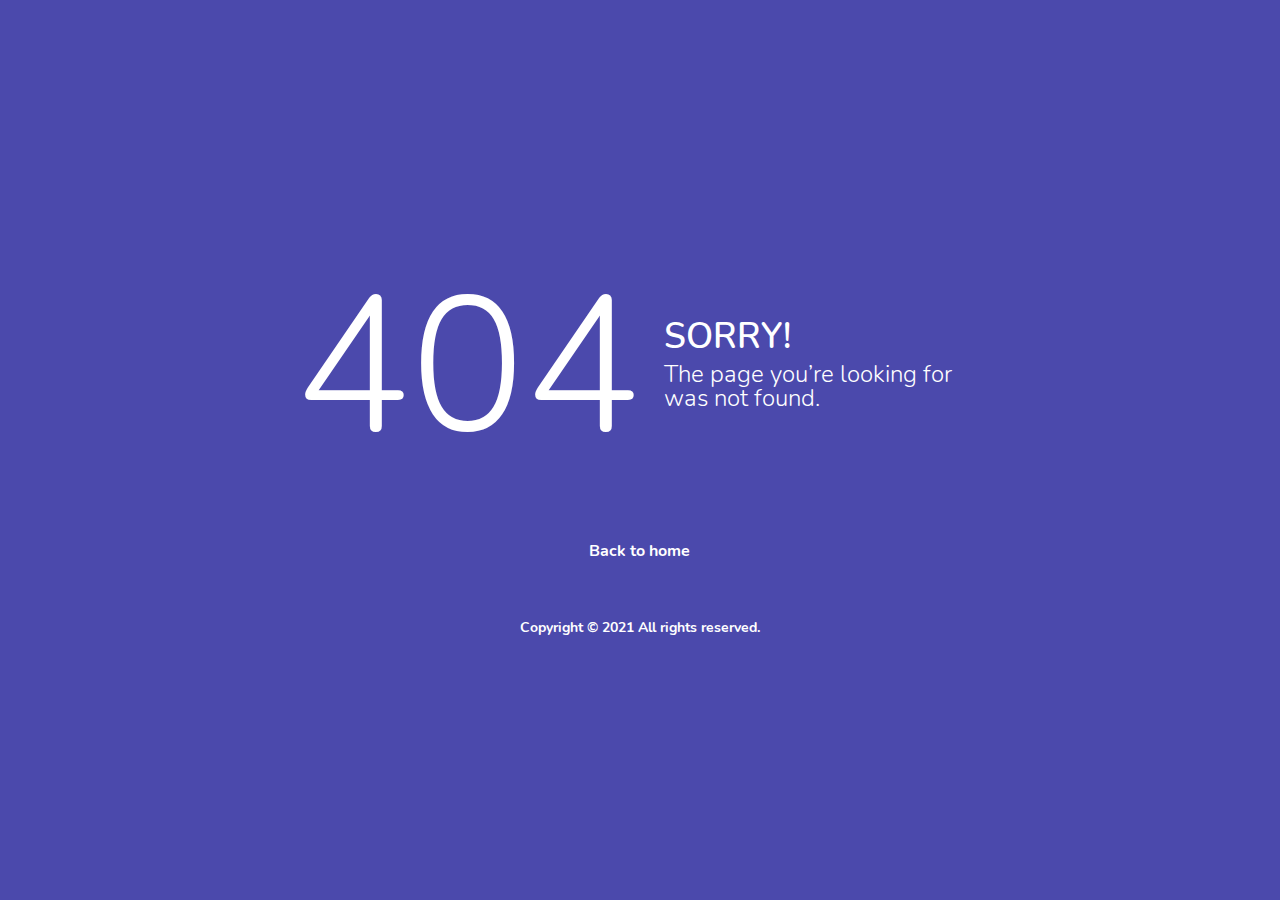
<file: static/pages/samples/error-404.html>
<!DOCTYPE html>
<html lang="en">

<head>
  <!-- Required meta tags -->
  <meta charset="utf-8">
  <meta name="viewport" content="width=device-width, initial-scale=1, shrink-to-fit=no">
  <title>Skydash Admin</title>
  <!-- plugins:css -->
  <link rel="stylesheet" href="../../vendors/feather/feather.css">
  <link rel="stylesheet" href="../../vendors/ti-icons/css/themify-icons.css">
  <link rel="stylesheet" href="../../vendors/css/vendor.bundle.base.css">
  <!-- endinject -->
  <!-- Plugin css for this page -->
  <!-- End plugin css for this page -->
  <!-- inject:css -->
  <link rel="stylesheet" href="../../css/vertical-layout-light/style.css">
  <!-- endinject -->
  <link rel="shortcut icon" href="../../images/favicon.png" />
</head>

<body>
  <div class="container-scroller">
    <div class="container-fluid page-body-wrapper full-page-wrapper">
      <div class="content-wrapper d-flex align-items-center text-center error-page bg-primary">
        <div class="row flex-grow">
          <div class="col-lg-7 mx-auto text-white">
            <div class="row align-items-center d-flex flex-row">
              <div class="col-lg-6 text-lg-right pr-lg-4">
                <h1 class="display-1 mb-0">404</h1>
              </div>
              <div class="col-lg-6 error-page-divider text-lg-left pl-lg-4">
                <h2>SORRY!</h2>
                <h3 class="font-weight-light">The page you’re looking for was not found.</h3>
              </div>
            </div>
            <div class="row mt-5">
              <div class="col-12 text-center mt-xl-2">
                <a class="text-white font-weight-medium" href="../../index.html">Back to home</a>
              </div>
            </div>
            <div class="row mt-5">
              <div class="col-12 mt-xl-2">
                <p class="text-white font-weight-medium text-center">Copyright &copy; 2021  All rights reserved.</p>
              </div>
            </div>
          </div>
        </div>
      </div>
      <!-- content-wrapper ends -->
    </div>
    <!-- page-body-wrapper ends -->
  </div>
  <!-- container-scroller -->
  <!-- plugins:js -->
  <script src="../../vendors/js/vendor.bundle.base.js"></script>
  <!-- endinject -->
  <!-- Plugin js for this page -->
  <!-- End plugin js for this page -->
  <!-- inject:js -->
  <script src="../../js/off-canvas.js"></script>
  <script src="../../js/hoverable-collapse.js"></script>
  <script src="../../js/template.js"></script>
  <script src="../../js/settings.js"></script>
  <script src="../../js/todolist.js"></script>
  <!-- endinject -->
</body>

</html>
</file>
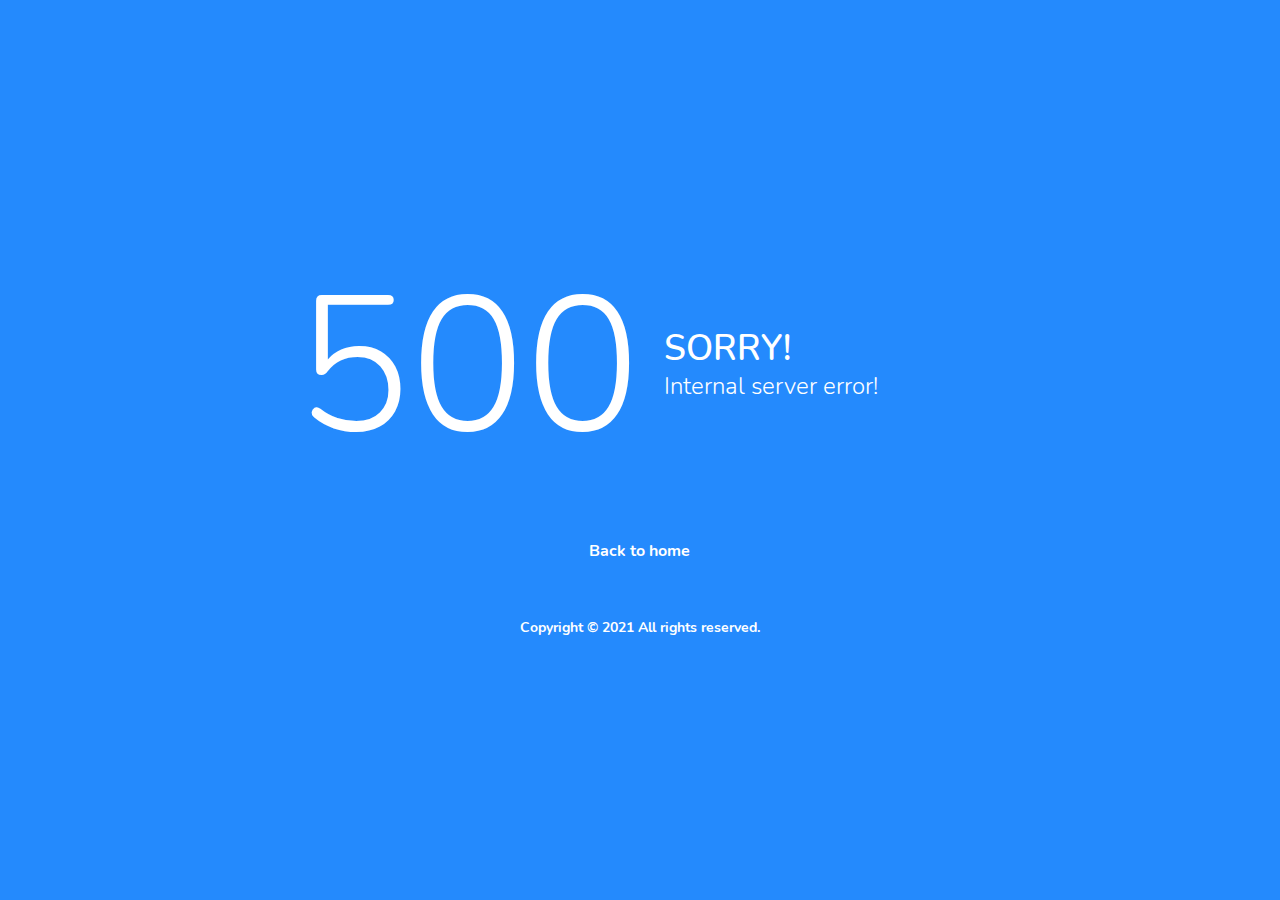
<file: static/pages/samples/error-500.html>
<!DOCTYPE html>
<html lang="en">

<head>
  <!-- Required meta tags -->
  <meta charset="utf-8">
  <meta name="viewport" content="width=device-width, initial-scale=1, shrink-to-fit=no">
  <title>Skydash Admin</title>
  <!-- plugins:css -->
  <link rel="stylesheet" href="../../vendors/feather/feather.css">
  <link rel="stylesheet" href="../../vendors/ti-icons/css/themify-icons.css">
  <link rel="stylesheet" href="../../vendors/css/vendor.bundle.base.css">
  <!-- endinject -->
  <!-- Plugin css for this page -->
  <!-- End plugin css for this page -->
  <!-- inject:css -->
  <link rel="stylesheet" href="../../css/vertical-layout-light/style.css">
  <!-- endinject -->
  <link rel="shortcut icon" href="../../images/favicon.png" />
</head>

<body>
  <div class="container-scroller">
    <div class="container-fluid page-body-wrapper full-page-wrapper">
      <div class="content-wrapper d-flex align-items-center text-center error-page bg-info">
        <div class="row flex-grow">
          <div class="col-lg-7 mx-auto text-white">
            <div class="row align-items-center d-flex flex-row">
              <div class="col-lg-6 text-lg-right pr-lg-4">
                <h1 class="display-1 mb-0">500</h1>
              </div>
              <div class="col-lg-6 error-page-divider text-lg-left pl-lg-4">
                <h2>SORRY!</h2>
                <h3 class="font-weight-light">Internal server error!</h3>
              </div>
            </div>
            <div class="row mt-5">
              <div class="col-12 text-center mt-xl-2">
                <a class="text-white font-weight-medium" href="../../index.html">Back to home</a>
              </div>
            </div>
            <div class="row mt-5">
              <div class="col-12 mt-xl-2">
                <p class="text-white font-weight-medium text-center">Copyright &copy; 2021  All rights reserved.</p>
              </div>
            </div>
          </div>
        </div>
      </div>
      <!-- content-wrapper ends -->
    </div>
    <!-- page-body-wrapper ends -->
  </div>
  <!-- container-scroller -->
  <!-- plugins:js -->
  <script src="../../vendors/js/vendor.bundle.base.js"></script>
  <!-- endinject -->
  <!-- Plugin js for this page -->
  <!-- End plugin js for this page -->
  <!-- inject:js -->
  <script src="../../js/off-canvas.js"></script>
  <script src="../../js/hoverable-collapse.js"></script>
  <script src="../../js/template.js"></script>
  <script src="../../js/settings.js"></script>
  <script src="../../js/todolist.js"></script>
  <!-- endinject -->
</body>

</html>
</file>
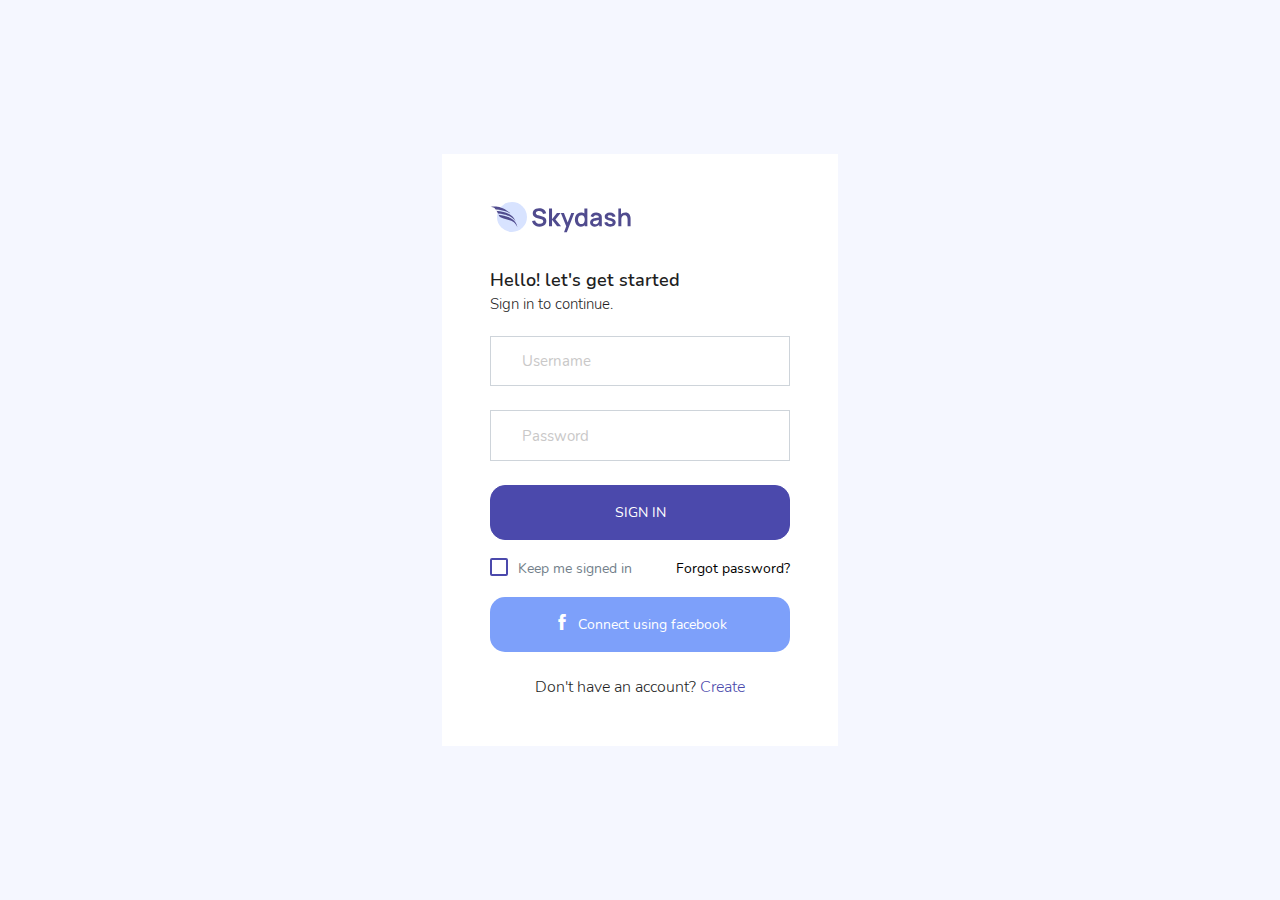
<file: static/pages/samples/login.html>
<!DOCTYPE html>
<html lang="en">

<head>
  <!-- Required meta tags -->
  <meta charset="utf-8">
  <meta name="viewport" content="width=device-width, initial-scale=1, shrink-to-fit=no">
  <title>Skydash Admin</title>
  <!-- plugins:css -->
  <link rel="stylesheet" href="../../vendors/feather/feather.css">
  <link rel="stylesheet" href="../../vendors/ti-icons/css/themify-icons.css">
  <link rel="stylesheet" href="../../vendors/css/vendor.bundle.base.css">
  <!-- endinject -->
  <!-- Plugin css for this page -->
  <!-- End plugin css for this page -->
  <!-- inject:css -->
  <link rel="stylesheet" href="../../css/vertical-layout-light/style.css">
  <!-- endinject -->
  <link rel="shortcut icon" href="../../images/favicon.png" />
</head>

<body>
  <div class="container-scroller">
    <div class="container-fluid page-body-wrapper full-page-wrapper">
      <div class="content-wrapper d-flex align-items-center auth px-0">
        <div class="row w-100 mx-0">
          <div class="col-lg-4 mx-auto">
            <div class="auth-form-light text-left py-5 px-4 px-sm-5">
              <div class="brand-logo">
                <img src="../../images/logo.svg" alt="logo">
              </div>
              <h4>Hello! let's get started</h4>
              <h6 class="font-weight-light">Sign in to continue.</h6>
              <form class="pt-3">
                <div class="form-group">
                  <input type="email" class="form-control form-control-lg" id="exampleInputEmail1" placeholder="Username">
                </div>
                <div class="form-group">
                  <input type="password" class="form-control form-control-lg" id="exampleInputPassword1" placeholder="Password">
                </div>
                <div class="mt-3">
                  <a class="btn btn-block btn-primary btn-lg font-weight-medium auth-form-btn" href="../../index.html">SIGN IN</a>
                </div>
                <div class="my-2 d-flex justify-content-between align-items-center">
                  <div class="form-check">
                    <label class="form-check-label text-muted">
                      <input type="checkbox" class="form-check-input">
                      Keep me signed in
                    </label>
                  </div>
                  <a href="#" class="auth-link text-black">Forgot password?</a>
                </div>
                <div class="mb-2">
                  <button type="button" class="btn btn-block btn-facebook auth-form-btn">
                    <i class="ti-facebook mr-2"></i>Connect using facebook
                  </button>
                </div>
                <div class="text-center mt-4 font-weight-light">
                  Don't have an account? <a href="register.html" class="text-primary">Create</a>
                </div>
              </form>
            </div>
          </div>
        </div>
      </div>
      <!-- content-wrapper ends -->
    </div>
    <!-- page-body-wrapper ends -->
  </div>
  <!-- container-scroller -->
  <!-- plugins:js -->
  <script src="../../vendors/js/vendor.bundle.base.js"></script>
  <!-- endinject -->
  <!-- Plugin js for this page -->
  <!-- End plugin js for this page -->
  <!-- inject:js -->
  <script src="../../js/off-canvas.js"></script>
  <script src="../../js/hoverable-collapse.js"></script>
  <script src="../../js/template.js"></script>
  <script src="../../js/settings.js"></script>
  <script src="../../js/todolist.js"></script>
  <!-- endinject -->
</body>

</html>
</file>
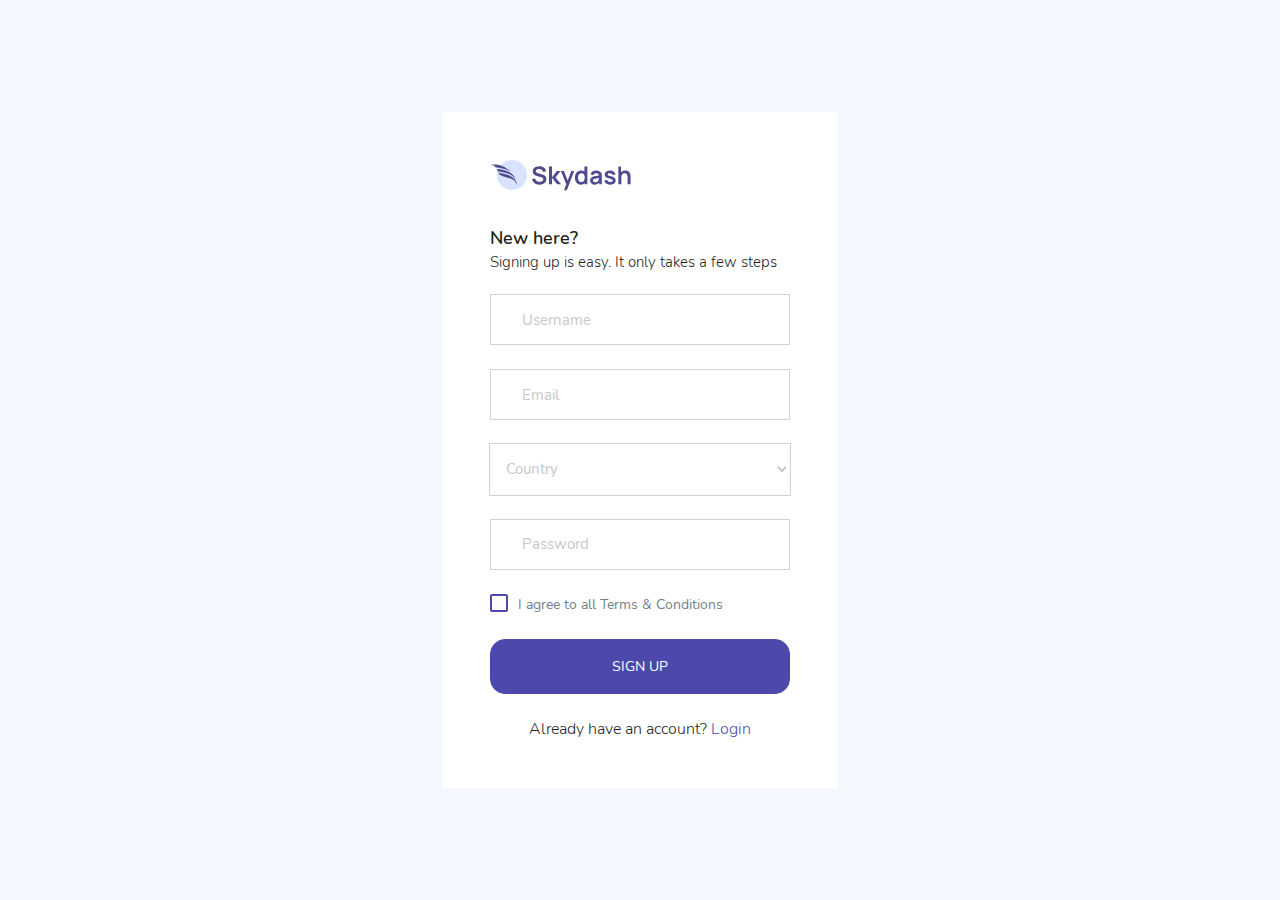
<file: static/pages/samples/register.html>
<!DOCTYPE html>
<html lang="en">

<head>
  <!-- Required meta tags -->
  <meta charset="utf-8">
  <meta name="viewport" content="width=device-width, initial-scale=1, shrink-to-fit=no">
  <title>Skydash Admin</title>
  <!-- plugins:css -->
  <link rel="stylesheet" href="../../vendors/feather/feather.css">
  <link rel="stylesheet" href="../../vendors/ti-icons/css/themify-icons.css">
  <link rel="stylesheet" href="../../vendors/css/vendor.bundle.base.css">
  <!-- endinject -->
  <!-- Plugin css for this page -->
  <!-- End plugin css for this page -->
  <!-- inject:css -->
  <link rel="stylesheet" href="../../css/vertical-layout-light/style.css">
  <!-- endinject -->
  <link rel="shortcut icon" href="../../images/favicon.png" />
</head>

<body>
  <div class="container-scroller">
    <div class="container-fluid page-body-wrapper full-page-wrapper">
      <div class="content-wrapper d-flex align-items-center auth px-0">
        <div class="row w-100 mx-0">
          <div class="col-lg-4 mx-auto">
            <div class="auth-form-light text-left py-5 px-4 px-sm-5">
              <div class="brand-logo">
                <img src="../../images/logo.svg" alt="logo">
              </div>
              <h4>New here?</h4>
              <h6 class="font-weight-light">Signing up is easy. It only takes a few steps</h6>
              <form class="pt-3">
                <div class="form-group">
                  <input type="text" class="form-control form-control-lg" id="exampleInputUsername1" placeholder="Username">
                </div>
                <div class="form-group">
                  <input type="email" class="form-control form-control-lg" id="exampleInputEmail1" placeholder="Email">
                </div>
                <div class="form-group">
                  <select class="form-control form-control-lg" id="exampleFormControlSelect2">
                    <option>Country</option>
                    <option>United States of America</option>
                    <option>United Kingdom</option>
                    <option>India</option>
                    <option>Germany</option>
                    <option>Argentina</option>
                  </select>
                </div>
                <div class="form-group">
                  <input type="password" class="form-control form-control-lg" id="exampleInputPassword1" placeholder="Password">
                </div>
                <div class="mb-4">
                  <div class="form-check">
                    <label class="form-check-label text-muted">
                      <input type="checkbox" class="form-check-input">
                      I agree to all Terms & Conditions
                    </label>
                  </div>
                </div>
                <div class="mt-3">
                  <a class="btn btn-block btn-primary btn-lg font-weight-medium auth-form-btn" href="../../index.html">SIGN UP</a>
                </div>
                <div class="text-center mt-4 font-weight-light">
                  Already have an account? <a href="login.html" class="text-primary">Login</a>
                </div>
              </form>
            </div>
          </div>
        </div>
      </div>
      <!-- content-wrapper ends -->
    </div>
    <!-- page-body-wrapper ends -->
  </div>
  <!-- container-scroller -->
  <!-- plugins:js -->
  <script src="../../vendors/js/vendor.bundle.base.js"></script>
  <!-- endinject -->
  <!-- Plugin js for this page -->
  <!-- End plugin js for this page -->
  <!-- inject:js -->
  <script src="../../js/off-canvas.js"></script>
  <script src="../../js/hoverable-collapse.js"></script>
  <script src="../../js/template.js"></script>
  <script src="../../js/settings.js"></script>
  <script src="../../js/todolist.js"></script>
  <!-- endinject -->
</body>

</html>
</file>
<file: static/vendors/feather/feather.css>
@charset "UTF-8";
 
@font-face {
  font-family: "feather";
  src:url("fonts/feather-webfont.eot");
  src:url("fonts/feather-webfont.eot?#iefix") format("embedded-opentype"),
    url("fonts/feather-webfont.woff") format("woff"),
    url("fonts/feather-webfont.ttf") format("truetype"),
    url("fonts/feather-webfont.svg#feather") format("svg");
  font-weight: normal;
  font-style: normal;
}

/* Character Mapping Method */
 
[data-icon]:before {
  display: inline-block;
  font-family: "feather";
  content: attr(data-icon);
  font-style: normal;
  font-weight: normal;
  font-variant: normal;
  text-transform: none;
  speak: none;
  line-height: 1;
  -webkit-font-smoothing: antialiased;
  -moz-osx-font-smoothing: grayscale;
}

/* CSS Class Mapping Method */
 
[class^="icon-"],
[class*=" icon-"] {
  display: inline-block;
  font-family: "feather";
  font-style: normal;
  font-weight: normal;
  font-variant: normal;
  text-transform: none;
  speak: none;
  line-height: 1;
  -webkit-font-smoothing: antialiased;
  -moz-osx-font-smoothing: grayscale;
}

.icon-eye:before {
  content: "\e000";
}

.icon-paper-clip:before {
  content: "\e001";
}

.icon-mail:before {
  content: "\e002";
}

.icon-mail:before {
  content: "\e002";
}

.icon-toggle:before {
  content: "\e003";
}

.icon-layout:before {
  content: "\e004";
}

.icon-link:before {
  content: "\e005";
}

.icon-bell:before {
  content: "\e006";
}

.icon-lock:before {
  content: "\e007";
}

.icon-unlock:before {
  content: "\e008";
}

.icon-ribbon:before {
  content: "\e009";
}

.icon-image:before {
  content: "\e010";
}

.icon-signal:before {
  content: "\e011";
}

.icon-target:before {
  content: "\e012";
}

.icon-clipboard:before {
  content: "\e013";
}

.icon-clock:before {
  content: "\e014";
}

.icon-clock:before {
  content: "\e014";
}

.icon-watch:before {
  content: "\e015";
}

.icon-air-play:before {
  content: "\e016";
}

.icon-camera:before {
  content: "\e017";
}

.icon-video:before {
  content: "\e018";
}

.icon-disc:before {
  content: "\e019";
}

.icon-printer:before {
  content: "\e020";
}

.icon-monitor:before {
  content: "\e021";
}

.icon-server:before {
  content: "\e022";
}

.icon-cog:before {
  content: "\e023";
}

.icon-heart:before {
  content: "\e024";
}

.icon-paragraph:before {
  content: "\e025";
}

.icon-align-justify:before {
  content: "\e026";
}

.icon-align-left:before {
  content: "\e027";
}

.icon-align-center:before {
  content: "\e028";
}

.icon-align-right:before {
  content: "\e029";
}

.icon-book:before {
  content: "\e030";
}

.icon-layers:before {
  content: "\e031";
}

.icon-stack:before {
  content: "\e032";
}

.icon-stack-2:before {
  content: "\e033";
}

.icon-paper:before {
  content: "\e034";
}

.icon-paper-stack:before {
  content: "\e035";
}

.icon-search:before {
  content: "\e036";
}

.icon-zoom-in:before {
  content: "\e037";
}

.icon-zoom-out:before {
  content: "\e038";
}

.icon-reply:before {
  content: "\e039";
}

.icon-circle-plus:before {
  content: "\e040";
}

.icon-circle-minus:before {
  content: "\e041";
}

.icon-circle-check:before {
  content: "\e042";
}

.icon-circle-cross:before {
  content: "\e043";
}

.icon-square-plus:before {
  content: "\e044";
}

.icon-square-minus:before {
  content: "\e045";
}

.icon-square-check:before {
  content: "\e046";
}

.icon-square-cross:before {
  content: "\e047";
}

.icon-microphone:before {
  content: "\e048";
}

.icon-record:before {
  content: "\e049";
}

.icon-skip-back:before {
  content: "\e050";
}

.icon-rewind:before {
  content: "\e051";
}

.icon-play:before {
  content: "\e052";
}

.icon-pause:before {
  content: "\e053";
}

.icon-stop:before {
  content: "\e054";
}

.icon-fast-forward:before {
  content: "\e055";
}

.icon-skip-forward:before {
  content: "\e056";
}

.icon-shuffle:before {
  content: "\e057";
}

.icon-repeat:before {
  content: "\e058";
}

.icon-folder:before {
  content: "\e059";
}

.icon-umbrella:before {
  content: "\e060";
}

.icon-moon:before {
  content: "\e061";
}

.icon-thermometer:before {
  content: "\e062";
}

.icon-drop:before {
  content: "\e063";
}

.icon-sun:before {
  content: "\e064";
}

.icon-cloud:before {
  content: "\e065";
}

.icon-cloud-upload:before {
  content: "\e066";
}

.icon-cloud-download:before {
  content: "\e067";
}

.icon-upload:before {
  content: "\e068";
}

.icon-download:before {
  content: "\e069";
}

.icon-location:before {
  content: "\e070";
}

.icon-location-2:before {
  content: "\e071";
}

.icon-map:before {
  content: "\e072";
}

.icon-battery:before {
  content: "\e073";
}

.icon-head:before {
  content: "\e074";
}

.icon-briefcase:before {
  content: "\e075";
}

.icon-speech-bubble:before {
  content: "\e076";
}

.icon-anchor:before {
  content: "\e077";
}

.icon-globe:before {
  content: "\e078";
}

.icon-box:before {
  content: "\e079";
}

.icon-reload:before {
  content: "\e080";
}

.icon-share:before {
  content: "\e081";
}

.icon-marquee:before {
  content: "\e082";
}

.icon-marquee-plus:before {
  content: "\e083";
}

.icon-marquee-minus:before {
  content: "\e084";
}

.icon-tag:before {
  content: "\e085";
}

.icon-power:before {
  content: "\e086";
}

.icon-command:before {
  content: "\e087";
}

.icon-alt:before {
  content: "\e088";
}

.icon-esc:before {
  content: "\e089";
}

.icon-bar-graph:before {
  content: "\e090";
}

.icon-bar-graph-2:before {
  content: "\e091";
}

.icon-pie-graph:before {
  content: "\e092";
}

.icon-star:before {
  content: "\e093";
}

.icon-arrow-left:before {
  content: "\e094";
}

.icon-arrow-right:before {
  content: "\e095";
}

.icon-arrow-up:before {
  content: "\e096";
}

.icon-arrow-down:before {
  content: "\e097";
}

.icon-volume:before {
  content: "\e098";
}

.icon-mute:before {
  content: "\e099";
}

.icon-content-right:before {
  content: "\e100";
}

.icon-content-left:before {
  content: "\e101";
}

.icon-grid:before {
  content: "\e102";
}

.icon-grid-2:before {
  content: "\e103";
}

.icon-columns:before {
  content: "\e104";
}

.icon-loader:before {
  content: "\e105";
}

.icon-bag:before {
  content: "\e106";
}

.icon-ban:before {
  content: "\e107";
}

.icon-flag:before {
  content: "\e108";
}

.icon-trash:before {
  content: "\e109";
}

.icon-expand:before {
  content: "\e110";
}

.icon-contract:before {
  content: "\e111";
}

.icon-maximize:before {
  content: "\e112";
}

.icon-minimize:before {
  content: "\e113";
}

.icon-plus:before {
  content: "\e114";
}

.icon-minus:before {
  content: "\e115";
}

.icon-check:before {
  content: "\e116";
}

.icon-cross:before {
  content: "\e117";
}

.icon-move:before {
  content: "\e118";
}

.icon-delete:before {
  content: "\e119";
}

.icon-menu:before {
  content: "\e120";
}

.icon-archive:before {
  content: "\e121";
}

.icon-inbox:before {
  content: "\e122";
}

.icon-outbox:before {
  content: "\e123";
}

.icon-file:before {
  content: "\e124";
}

.icon-file-add:before {
  content: "\e125";
}

.icon-file-subtract:before {
  content: "\e126";
}

.icon-help:before {
  content: "\e127";
}

.icon-open:before {
  content: "\e128";
}

.icon-ellipsis:before {
  content: "\e129";
}
</file>
<file: static/vendors/ti-icons/css/themify-icons.css>
@font-face {
	font-family: 'themify';
	src:url('../fonts/themify.eot');
	src:url('../fonts/themify.eot?#iefix') format('embedded-opentype'),
		url('../fonts/themify.woff') format('woff'),
		url('../fonts/themify.ttf') format('truetype'),
		url('../fonts/themify.svg') format('svg');
	font-weight: normal;
	font-style: normal;
}

[class^="ti-"], [class*=" ti-"] {
	font-family: 'themify';
	speak: none;
	font-style: normal;
	font-weight: normal;
	font-variant: normal;
	text-transform: none;
	line-height: 1;

	/* Better Font Rendering =========== */
	-webkit-font-smoothing: antialiased;
	-moz-osx-font-smoothing: grayscale;
}

.ti-wand:before {
	content: "\e600";
}
.ti-volume:before {
	content: "\e601";
}
.ti-user:before {
	content: "\e602";
}
.ti-unlock:before {
	content: "\e603";
}
.ti-unlink:before {
	content: "\e604";
}
.ti-trash:before {
	content: "\e605";
}
.ti-thought:before {
	content: "\e606";
}
.ti-target:before {
	content: "\e607";
}
.ti-tag:before {
	content: "\e608";
}
.ti-tablet:before {
	content: "\e609";
}
.ti-star:before {
	content: "\e60a";
}
.ti-spray:before {
	content: "\e60b";
}
.ti-signal:before {
	content: "\e60c";
}
.ti-shopping-cart:before {
	content: "\e60d";
}
.ti-shopping-cart-full:before {
	content: "\e60e";
}
.ti-settings:before {
	content: "\e60f";
}
.ti-search:before {
	content: "\e610";
}
.ti-zoom-in:before {
	content: "\e611";
}
.ti-zoom-out:before {
	content: "\e612";
}
.ti-cut:before {
	content: "\e613";
}
.ti-ruler:before {
	content: "\e614";
}
.ti-ruler-pencil:before {
	content: "\e615";
}
.ti-ruler-alt:before {
	content: "\e616";
}
.ti-bookmark:before {
	content: "\e617";
}
.ti-bookmark-alt:before {
	content: "\e618";
}
.ti-reload:before {
	content: "\e619";
}
.ti-plus:before {
	content: "\e61a";
}
.ti-pin:before {
	content: "\e61b";
}
.ti-pencil:before {
	content: "\e61c";
}
.ti-pencil-alt:before {
	content: "\e61d";
}
.ti-paint-roller:before {
	content: "\e61e";
}
.ti-paint-bucket:before {
	content: "\e61f";
}
.ti-na:before {
	content: "\e620";
}
.ti-mobile:before {
	content: "\e621";
}
.ti-minus:before {
	content: "\e622";
}
.ti-medall:before {
	content: "\e623";
}
.ti-medall-alt:before {
	content: "\e624";
}
.ti-marker:before {
	content: "\e625";
}
.ti-marker-alt:before {
	content: "\e626";
}
.ti-arrow-up:before {
	content: "\e627";
}
.ti-arrow-right:before {
	content: "\e628";
}
.ti-arrow-left:before {
	content: "\e629";
}
.ti-arrow-down:before {
	content: "\e62a";
}
.ti-lock:before {
	content: "\e62b";
}
.ti-location-arrow:before {
	content: "\e62c";
}
.ti-link:before {
	content: "\e62d";
}
.ti-layout:before {
	content: "\e62e";
}
.ti-layers:before {
	content: "\e62f";
}
.ti-layers-alt:before {
	content: "\e630";
}
.ti-key:before {
	content: "\e631";
}
.ti-import:before {
	content: "\e632";
}
.ti-image:before {
	content: "\e633";
}
.ti-heart:before {
	content: "\e634";
}
.ti-heart-broken:before {
	content: "\e635";
}
.ti-hand-stop:before {
	content: "\e636";
}
.ti-hand-open:before {
	content: "\e637";
}
.ti-hand-drag:before {
	content: "\e638";
}
.ti-folder:before {
	content: "\e639";
}
.ti-flag:before {
	content: "\e63a";
}
.ti-flag-alt:before {
	content: "\e63b";
}
.ti-flag-alt-2:before {
	content: "\e63c";
}
.ti-eye:before {
	content: "\e63d";
}
.ti-export:before {
	content: "\e63e";
}
.ti-exchange-vertical:before {
	content: "\e63f";
}
.ti-desktop:before {
	content: "\e640";
}
.ti-cup:before {
	content: "\e641";
}
.ti-crown:before {
	content: "\e642";
}
.ti-comments:before {
	content: "\e643";
}
.ti-comment:before {
	content: "\e644";
}
.ti-comment-alt:before {
	content: "\e645";
}
.ti-close:before {
	content: "\e646";
}
.ti-clip:before {
	content: "\e647";
}
.ti-angle-up:before {
	content: "\e648";
}
.ti-angle-right:before {
	content: "\e649";
}
.ti-angle-left:before {
	content: "\e64a";
}
.ti-angle-down:before {
	content: "\e64b";
}
.ti-check:before {
	content: "\e64c";
}
.ti-check-box:before {
	content: "\e64d";
}
.ti-camera:before {
	content: "\e64e";
}
.ti-announcement:before {
	content: "\e64f";
}
.ti-brush:before {
	content: "\e650";
}
.ti-briefcase:before {
	content: "\e651";
}
.ti-bolt:before {
	content: "\e652";
}
.ti-bolt-alt:before {
	content: "\e653";
}
.ti-blackboard:before {
	content: "\e654";
}
.ti-bag:before {
	content: "\e655";
}
.ti-move:before {
	content: "\e656";
}
.ti-arrows-vertical:before {
	content: "\e657";
}
.ti-arrows-horizontal:before {
	content: "\e658";
}
.ti-fullscreen:before {
	content: "\e659";
}
.ti-arrow-top-right:before {
	content: "\e65a";
}
.ti-arrow-top-left:before {
	content: "\e65b";
}
.ti-arrow-circle-up:before {
	content: "\e65c";
}
.ti-arrow-circle-right:before {
	content: "\e65d";
}
.ti-arrow-circle-left:before {
	content: "\e65e";
}
.ti-arrow-circle-down:before {
	content: "\e65f";
}
.ti-angle-double-up:before {
	content: "\e660";
}
.ti-angle-double-right:before {
	content: "\e661";
}
.ti-angle-double-left:before {
	content: "\e662";
}
.ti-angle-double-down:before {
	content: "\e663";
}
.ti-zip:before {
	content: "\e664";
}
.ti-world:before {
	content: "\e665";
}
.ti-wheelchair:before {
	content: "\e666";
}
.ti-view-list:before {
	content: "\e667";
}
.ti-view-list-alt:before {
	content: "\e668";
}
.ti-view-grid:before {
	content: "\e669";
}
.ti-uppercase:before {
	content: "\e66a";
}
.ti-upload:before {
	content: "\e66b";
}
.ti-underline:before {
	content: "\e66c";
}
.ti-truck:before {
	content: "\e66d";
}
.ti-timer:before {
	content: "\e66e";
}
.ti-ticket:before {
	content: "\e66f";
}
.ti-thumb-up:before {
	content: "\e670";
}
.ti-thumb-down:before {
	content: "\e671";
}
.ti-text:before {
	content: "\e672";
}
.ti-stats-up:before {
	content: "\e673";
}
.ti-stats-down:before {
	content: "\e674";
}
.ti-split-v:before {
	content: "\e675";
}
.ti-split-h:before {
	content: "\e676";
}
.ti-smallcap:before {
	content: "\e677";
}
.ti-shine:before {
	content: "\e678";
}
.ti-shift-right:before {
	content: "\e679";
}
.ti-shift-left:before {
	content: "\e67a";
}
.ti-shield:before {
	content: "\e67b";
}
.ti-notepad:before {
	content: "\e67c";
}
.ti-server:before {
	content: "\e67d";
}
.ti-quote-right:before {
	content: "\e67e";
}
.ti-quote-left:before {
	content: "\e67f";
}
.ti-pulse:before {
	content: "\e680";
}
.ti-printer:before {
	content: "\e681";
}
.ti-power-off:before {
	content: "\e682";
}
.ti-plug:before {
	content: "\e683";
}
.ti-pie-chart:before {
	content: "\e684";
}
.ti-paragraph:before {
	content: "\e685";
}
.ti-panel:before {
	content: "\e686";
}
.ti-package:before {
	content: "\e687";
}
.ti-music:before {
	content: "\e688";
}
.ti-music-alt:before {
	content: "\e689";
}
.ti-mouse:before {
	content: "\e68a";
}
.ti-mouse-alt:before {
	content: "\e68b";
}
.ti-money:before {
	content: "\e68c";
}
.ti-microphone:before {
	content: "\e68d";
}
.ti-menu:before {
	content: "\e68e";
}
.ti-menu-alt:before {
	content: "\e68f";
}
.ti-map:before {
	content: "\e690";
}
.ti-map-alt:before {
	content: "\e691";
}
.ti-loop:before {
	content: "\e692";
}
.ti-location-pin:before {
	content: "\e693";
}
.ti-list:before {
	content: "\e694";
}
.ti-light-bulb:before {
	content: "\e695";
}
.ti-Italic:before {
	content: "\e696";
}
.ti-info:before {
	content: "\e697";
}
.ti-infinite:before {
	content: "\e698";
}
.ti-id-badge:before {
	content: "\e699";
}
.ti-hummer:before {
	content: "\e69a";
}
.ti-home:before {
	content: "\e69b";
}
.ti-help:before {
	content: "\e69c";
}
.ti-headphone:before {
	content: "\e69d";
}
.ti-harddrives:before {
	content: "\e69e";
}
.ti-harddrive:before {
	content: "\e69f";
}
.ti-gift:before {
	content: "\e6a0";
}
.ti-game:before {
	content: "\e6a1";
}
.ti-filter:before {
	content: "\e6a2";
}
.ti-files:before {
	content: "\e6a3";
}
.ti-file:before {
	content: "\e6a4";
}
.ti-eraser:before {
	content: "\e6a5";
}
.ti-envelope:before {
	content: "\e6a6";
}
.ti-download:before {
	content: "\e6a7";
}
.ti-direction:before {
	content: "\e6a8";
}
.ti-direction-alt:before {
	content: "\e6a9";
}
.ti-dashboard:before {
	content: "\e6aa";
}
.ti-control-stop:before {
	content: "\e6ab";
}
.ti-control-shuffle:before {
	content: "\e6ac";
}
.ti-control-play:before {
	content: "\e6ad";
}
.ti-control-pause:before {
	content: "\e6ae";
}
.ti-control-forward:before {
	content: "\e6af";
}
.ti-control-backward:before {
	content: "\e6b0";
}
.ti-cloud:before {
	content: "\e6b1";
}
.ti-cloud-up:before {
	content: "\e6b2";
}
.ti-cloud-down:before {
	content: "\e6b3";
}
.ti-clipboard:before {
	content: "\e6b4";
}
.ti-car:before {
	content: "\e6b5";
}
.ti-calendar:before {
	content: "\e6b6";
}
.ti-book:before {
	content: "\e6b7";
}
.ti-bell:before {
	content: "\e6b8";
}
.ti-basketball:before {
	content: "\e6b9";
}
.ti-bar-chart:before {
	content: "\e6ba";
}
.ti-bar-chart-alt:before {
	content: "\e6bb";
}
.ti-back-right:before {
	content: "\e6bc";
}
.ti-back-left:before {
	content: "\e6bd";
}
.ti-arrows-corner:before {
	content: "\e6be";
}
.ti-archive:before {
	content: "\e6bf";
}
.ti-anchor:before {
	content: "\e6c0";
}
.ti-align-right:before {
	content: "\e6c1";
}
.ti-align-left:before {
	content: "\e6c2";
}
.ti-align-justify:before {
	content: "\e6c3";
}
.ti-align-center:before {
	content: "\e6c4";
}
.ti-alert:before {
	content: "\e6c5";
}
.ti-alarm-clock:before {
	content: "\e6c6";
}
.ti-agenda:before {
	content: "\e6c7";
}
.ti-write:before {
	content: "\e6c8";
}
.ti-window:before {
	content: "\e6c9";
}
.ti-widgetized:before {
	content: "\e6ca";
}
.ti-widget:before {
	content: "\e6cb";
}
.ti-widget-alt:before {
	content: "\e6cc";
}
.ti-wallet:before {
	content: "\e6cd";
}
.ti-video-clapper:before {
	content: "\e6ce";
}
.ti-video-camera:before {
	content: "\e6cf";
}
.ti-vector:before {
	content: "\e6d0";
}
.ti-themify-logo:before {
	content: "\e6d1";
}
.ti-themify-favicon:before {
	content: "\e6d2";
}
.ti-themify-favicon-alt:before {
	content: "\e6d3";
}
.ti-support:before {
	content: "\e6d4";
}
.ti-stamp:before {
	content: "\e6d5";
}
.ti-split-v-alt:before {
	content: "\e6d6";
}
.ti-slice:before {
	content: "\e6d7";
}
.ti-shortcode:before {
	content: "\e6d8";
}
.ti-shift-right-alt:before {
	content: "\e6d9";
}
.ti-shift-left-alt:before {
	content: "\e6da";
}
.ti-ruler-alt-2:before {
	content: "\e6db";
}
.ti-receipt:before {
	content: "\e6dc";
}
.ti-pin2:before {
	content: "\e6dd";
}
.ti-pin-alt:before {
	content: "\e6de";
}
.ti-pencil-alt2:before {
	content: "\e6df";
}
.ti-palette:before {
	content: "\e6e0";
}
.ti-more:before {
	content: "\e6e1";
}
.ti-more-alt:before {
	content: "\e6e2";
}
.ti-microphone-alt:before {
	content: "\e6e3";
}
.ti-magnet:before {
	content: "\e6e4";
}
.ti-line-double:before {
	content: "\e6e5";
}
.ti-line-dotted:before {
	content: "\e6e6";
}
.ti-line-dashed:before {
	content: "\e6e7";
}
.ti-layout-width-full:before {
	content: "\e6e8";
}
.ti-layout-width-default:before {
	content: "\e6e9";
}
.ti-layout-width-default-alt:before {
	content: "\e6ea";
}
.ti-layout-tab:before {
	content: "\e6eb";
}
.ti-layout-tab-window:before {
	content: "\e6ec";
}
.ti-layout-tab-v:before {
	content: "\e6ed";
}
.ti-layout-tab-min:before {
	content: "\e6ee";
}
.ti-layout-slider:before {
	content: "\e6ef";
}
.ti-layout-slider-alt:before {
	content: "\e6f0";
}
.ti-layout-sidebar-right:before {
	content: "\e6f1";
}
.ti-layout-sidebar-none:before {
	content: "\e6f2";
}
.ti-layout-sidebar-left:before {
	content: "\e6f3";
}
.ti-layout-placeholder:before {
	content: "\e6f4";
}
.ti-layout-menu:before {
	content: "\e6f5";
}
.ti-layout-menu-v:before {
	content: "\e6f6";
}
.ti-layout-menu-separated:before {
	content: "\e6f7";
}
.ti-layout-menu-full:before {
	content: "\e6f8";
}
.ti-layout-media-right-alt:before {
	content: "\e6f9";
}
.ti-layout-media-right:before {
	content: "\e6fa";
}
.ti-layout-media-overlay:before {
	content: "\e6fb";
}
.ti-layout-media-overlay-alt:before {
	content: "\e6fc";
}
.ti-layout-media-overlay-alt-2:before {
	content: "\e6fd";
}
.ti-layout-media-left-alt:before {
	content: "\e6fe";
}
.ti-layout-media-left:before {
	content: "\e6ff";
}
.ti-layout-media-center-alt:before {
	content: "\e700";
}
.ti-layout-media-center:before {
	content: "\e701";
}
.ti-layout-list-thumb:before {
	content: "\e702";
}
.ti-layout-list-thumb-alt:before {
	content: "\e703";
}
.ti-layout-list-post:before {
	content: "\e704";
}
.ti-layout-list-large-image:before {
	content: "\e705";
}
.ti-layout-line-solid:before {
	content: "\e706";
}
.ti-layout-grid4:before {
	content: "\e707";
}
.ti-layout-grid3:before {
	content: "\e708";
}
.ti-layout-grid2:before {
	content: "\e709";
}
.ti-layout-grid2-thumb:before {
	content: "\e70a";
}
.ti-layout-cta-right:before {
	content: "\e70b";
}
.ti-layout-cta-left:before {
	content: "\e70c";
}
.ti-layout-cta-center:before {
	content: "\e70d";
}
.ti-layout-cta-btn-right:before {
	content: "\e70e";
}
.ti-layout-cta-btn-left:before {
	content: "\e70f";
}
.ti-layout-column4:before {
	content: "\e710";
}
.ti-layout-column3:before {
	content: "\e711";
}
.ti-layout-column2:before {
	content: "\e712";
}
.ti-layout-accordion-separated:before {
	content: "\e713";
}
.ti-layout-accordion-merged:before {
	content: "\e714";
}
.ti-layout-accordion-list:before {
	content: "\e715";
}
.ti-ink-pen:before {
	content: "\e716";
}
.ti-info-alt:before {
	content: "\e717";
}
.ti-help-alt:before {
	content: "\e718";
}
.ti-headphone-alt:before {
	content: "\e719";
}
.ti-hand-point-up:before {
	content: "\e71a";
}
.ti-hand-point-right:before {
	content: "\e71b";
}
.ti-hand-point-left:before {
	content: "\e71c";
}
.ti-hand-point-down:before {
	content: "\e71d";
}
.ti-gallery:before {
	content: "\e71e";
}
.ti-face-smile:before {
	content: "\e71f";
}
.ti-face-sad:before {
	content: "\e720";
}
.ti-credit-card:before {
	content: "\e721";
}
.ti-control-skip-forward:before {
	content: "\e722";
}
.ti-control-skip-backward:before {
	content: "\e723";
}
.ti-control-record:before {
	content: "\e724";
}
.ti-control-eject:before {
	content: "\e725";
}
.ti-comments-smiley:before {
	content: "\e726";
}
.ti-brush-alt:before {
	content: "\e727";
}
.ti-youtube:before {
	content: "\e728";
}
.ti-vimeo:before {
	content: "\e729";
}
.ti-twitter:before {
	content: "\e72a";
}
.ti-time:before {
	content: "\e72b";
}
.ti-tumblr:before {
	content: "\e72c";
}
.ti-skype:before {
	content: "\e72d";
}
.ti-share:before {
	content: "\e72e";
}
.ti-share-alt:before {
	content: "\e72f";
}
.ti-rocket:before {
	content: "\e730";
}
.ti-pinterest:before {
	content: "\e731";
}
.ti-new-window:before {
	content: "\e732";
}
.ti-microsoft:before {
	content: "\e733";
}
.ti-list-ol:before {
	content: "\e734";
}
.ti-linkedin:before {
	content: "\e735";
}
.ti-layout-sidebar-2:before {
	content: "\e736";
}
.ti-layout-grid4-alt:before {
	content: "\e737";
}
.ti-layout-grid3-alt:before {
	content: "\e738";
}
.ti-layout-grid2-alt:before {
	content: "\e739";
}
.ti-layout-column4-alt:before {
	content: "\e73a";
}
.ti-layout-column3-alt:before {
	content: "\e73b";
}
.ti-layout-column2-alt:before {
	content: "\e73c";
}
.ti-instagram:before {
	content: "\e73d";
}
.ti-google:before {
	content: "\e73e";
}
.ti-github:before {
	content: "\e73f";
}
.ti-flickr:before {
	content: "\e740";
}
.ti-facebook:before {
	content: "\e741";
}
.ti-dropbox:before {
	content: "\e742";
}
.ti-dribbble:before {
	content: "\e743";
}
.ti-apple:before {
	content: "\e744";
}
.ti-android:before {
	content: "\e745";
}
.ti-save:before {
	content: "\e746";
}
.ti-save-alt:before {
	content: "\e747";
}
.ti-yahoo:before {
	content: "\e748";
}
.ti-wordpress:before {
	content: "\e749";
}
.ti-vimeo-alt:before {
	content: "\e74a";
}
.ti-twitter-alt:before {
	content: "\e74b";
}
.ti-tumblr-alt:before {
	content: "\e74c";
}
.ti-trello:before {
	content: "\e74d";
}
.ti-stack-overflow:before {
	content: "\e74e";
}
.ti-soundcloud:before {
	content: "\e74f";
}
.ti-sharethis:before {
	content: "\e750";
}
.ti-sharethis-alt:before {
	content: "\e751";
}
.ti-reddit:before {
	content: "\e752";
}
.ti-pinterest-alt:before {
	content: "\e753";
}
.ti-microsoft-alt:before {
	content: "\e754";
}
.ti-linux:before {
	content: "\e755";
}
.ti-jsfiddle:before {
	content: "\e756";
}
.ti-joomla:before {
	content: "\e757";
}
.ti-html5:before {
	content: "\e758";
}
.ti-flickr-alt:before {
	content: "\e759";
}
.ti-email:before {
	content: "\e75a";
}
.ti-drupal:before {
	content: "\e75b";
}
.ti-dropbox-alt:before {
	content: "\e75c";
}
.ti-css3:before {
	content: "\e75d";
}
.ti-rss:before {
	content: "\e75e";
}
.ti-rss-alt:before {
	content: "\e75f";
}
</file>
<file: static/vendors/css/vendor.bundle.base.css>
/*
 * Container style
 */
.ps {
  overflow: hidden !important;
  overflow-anchor: none;
  -ms-overflow-style: none;
  touch-action: auto;
  -ms-touch-action: auto;
}

/*
 * Scrollbar rail styles
 */
.ps__rail-x {
  display: none;
  opacity: 0;
  transition: background-color .2s linear, opacity .2s linear;
  -webkit-transition: background-color .2s linear, opacity .2s linear;
  height: 15px;
  /* there must be 'bottom' or 'top' for ps__rail-x */
  bottom: 0px;
  /* please don't change 'position' */
  position: absolute;
}

.ps__rail-y {
  display: none;
  opacity: 0;
  transition: background-color .2s linear, opacity .2s linear;
  -webkit-transition: background-color .2s linear, opacity .2s linear;
  width: 15px;
  /* there must be 'right' or 'left' for ps__rail-y */
  right: 0;
  /* please don't change 'position' */
  position: absolute;
}

.ps--active-x > .ps__rail-x,
.ps--active-y > .ps__rail-y {
  display: block;
  background-color: transparent;
}

.ps:hover > .ps__rail-x,
.ps:hover > .ps__rail-y,
.ps--focus > .ps__rail-x,
.ps--focus > .ps__rail-y,
.ps--scrolling-x > .ps__rail-x,
.ps--scrolling-y > .ps__rail-y {
  opacity: 0.6;
}

.ps .ps__rail-x:hover,
.ps .ps__rail-y:hover,
.ps .ps__rail-x:focus,
.ps .ps__rail-y:focus,
.ps .ps__rail-x.ps--clicking,
.ps .ps__rail-y.ps--clicking {
  background-color: #eee;
  opacity: 0.9;
}

/*
 * Scrollbar thumb styles
 */
.ps__thumb-x {
  background-color: #aaa;
  border-radius: 6px;
  transition: background-color .2s linear, height .2s ease-in-out;
  -webkit-transition: background-color .2s linear, height .2s ease-in-out;
  height: 6px;
  /* there must be 'bottom' for ps__thumb-x */
  bottom: 2px;
  /* please don't change 'position' */
  position: absolute;
}

.ps__thumb-y {
  background-color: #aaa;
  border-radius: 6px;
  transition: background-color .2s linear, width .2s ease-in-out;
  -webkit-transition: background-color .2s linear, width .2s ease-in-out;
  width: 6px;
  /* there must be 'right' for ps__thumb-y */
  right: 2px;
  /* please don't change 'position' */
  position: absolute;
}

.ps__rail-x:hover > .ps__thumb-x,
.ps__rail-x:focus > .ps__thumb-x,
.ps__rail-x.ps--clicking .ps__thumb-x {
  background-color: #999;
  height: 11px;
}

.ps__rail-y:hover > .ps__thumb-y,
.ps__rail-y:focus > .ps__thumb-y,
.ps__rail-y.ps--clicking .ps__thumb-y {
  background-color: #999;
  width: 11px;
}

/* MS supports */
@supports (-ms-overflow-style: none) {
  .ps {
    overflow: auto !important;
  }
}

@media screen and (-ms-high-contrast: active), (-ms-high-contrast: none) {
  .ps {
    overflow: auto !important;
  }
}
</file>
